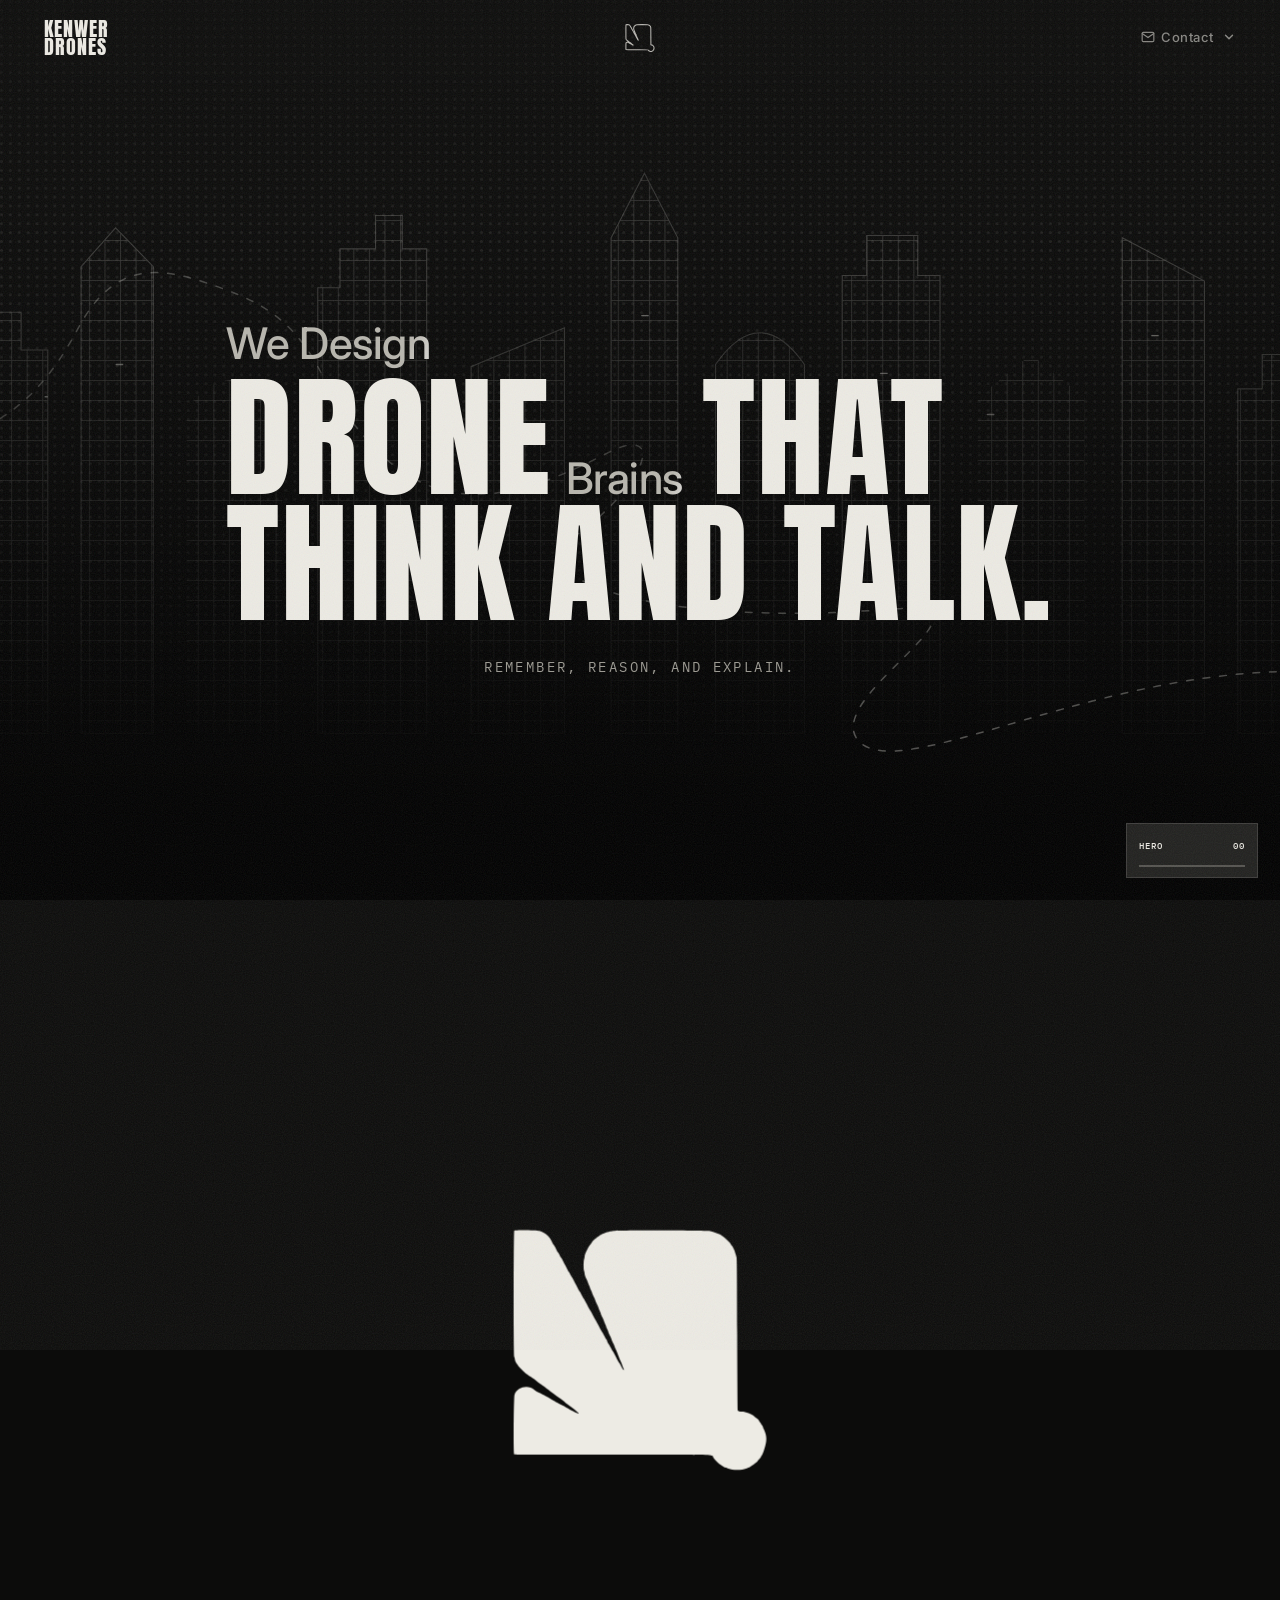
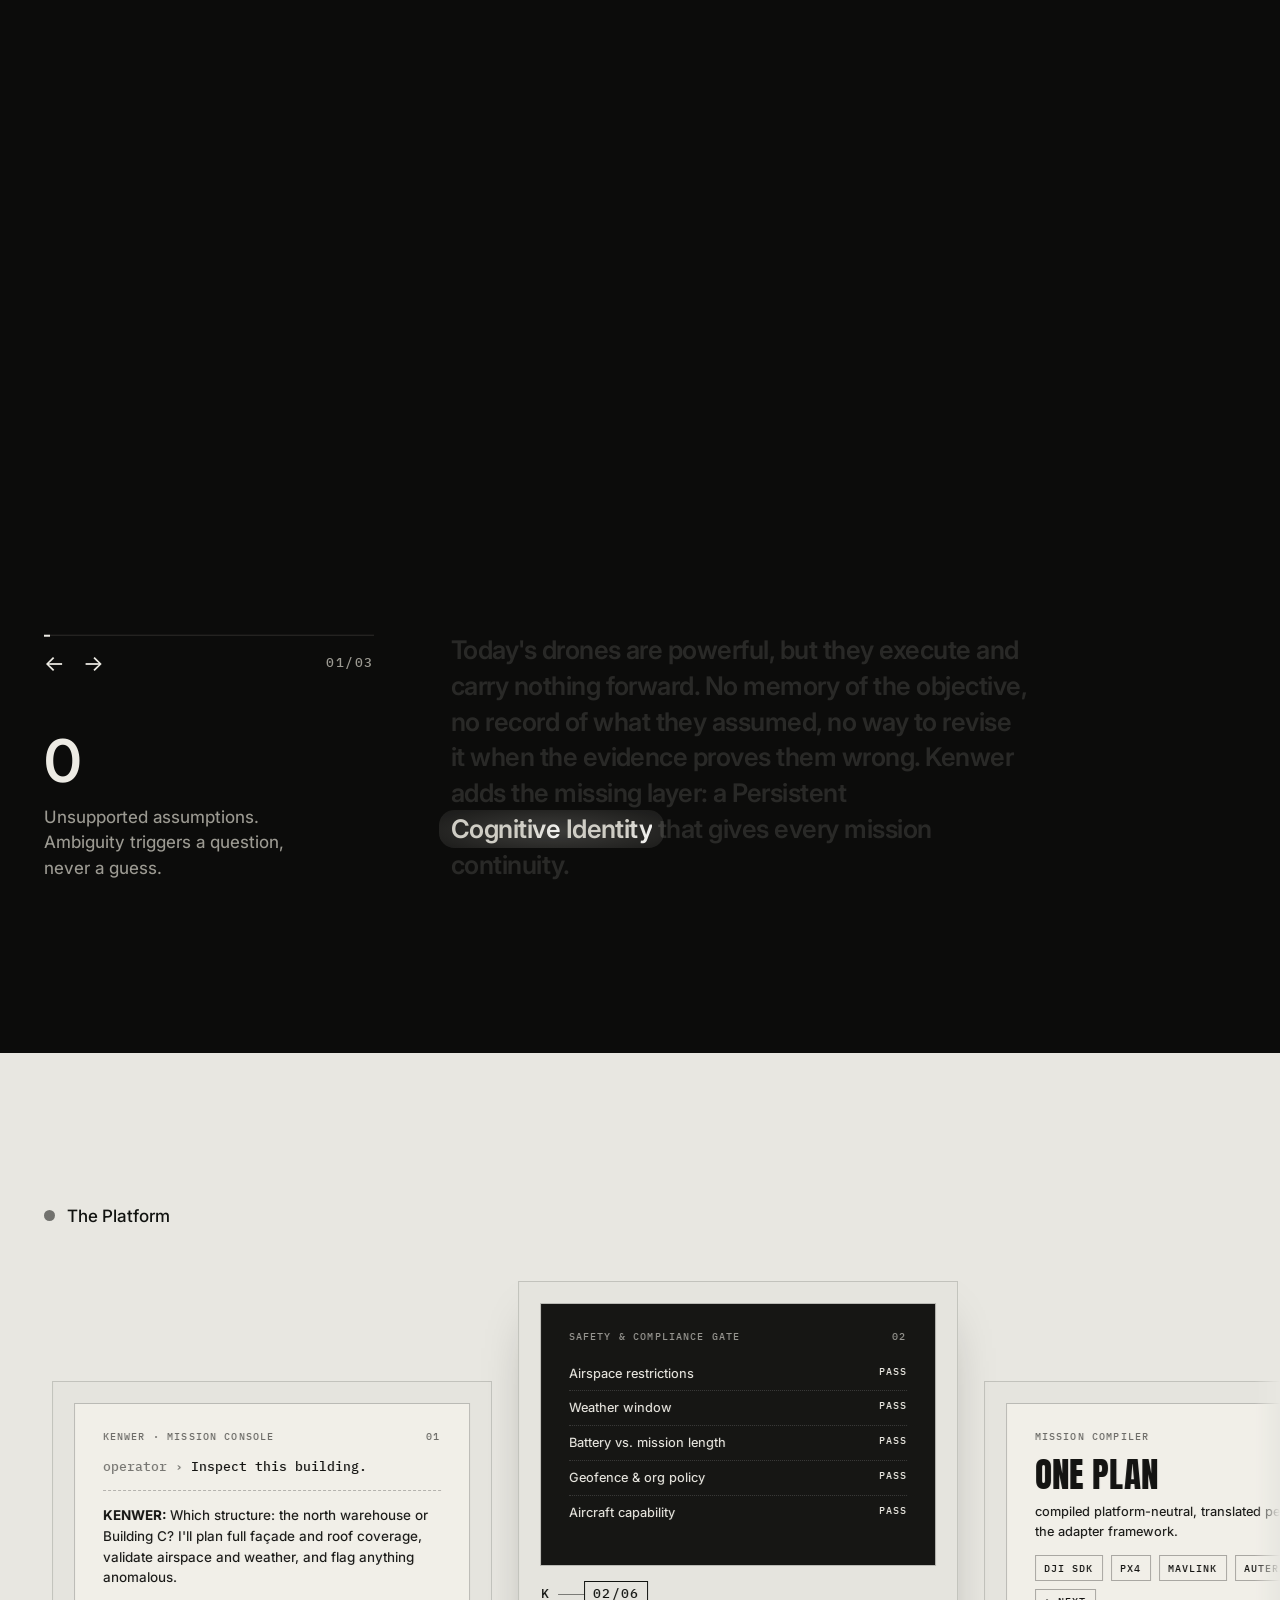
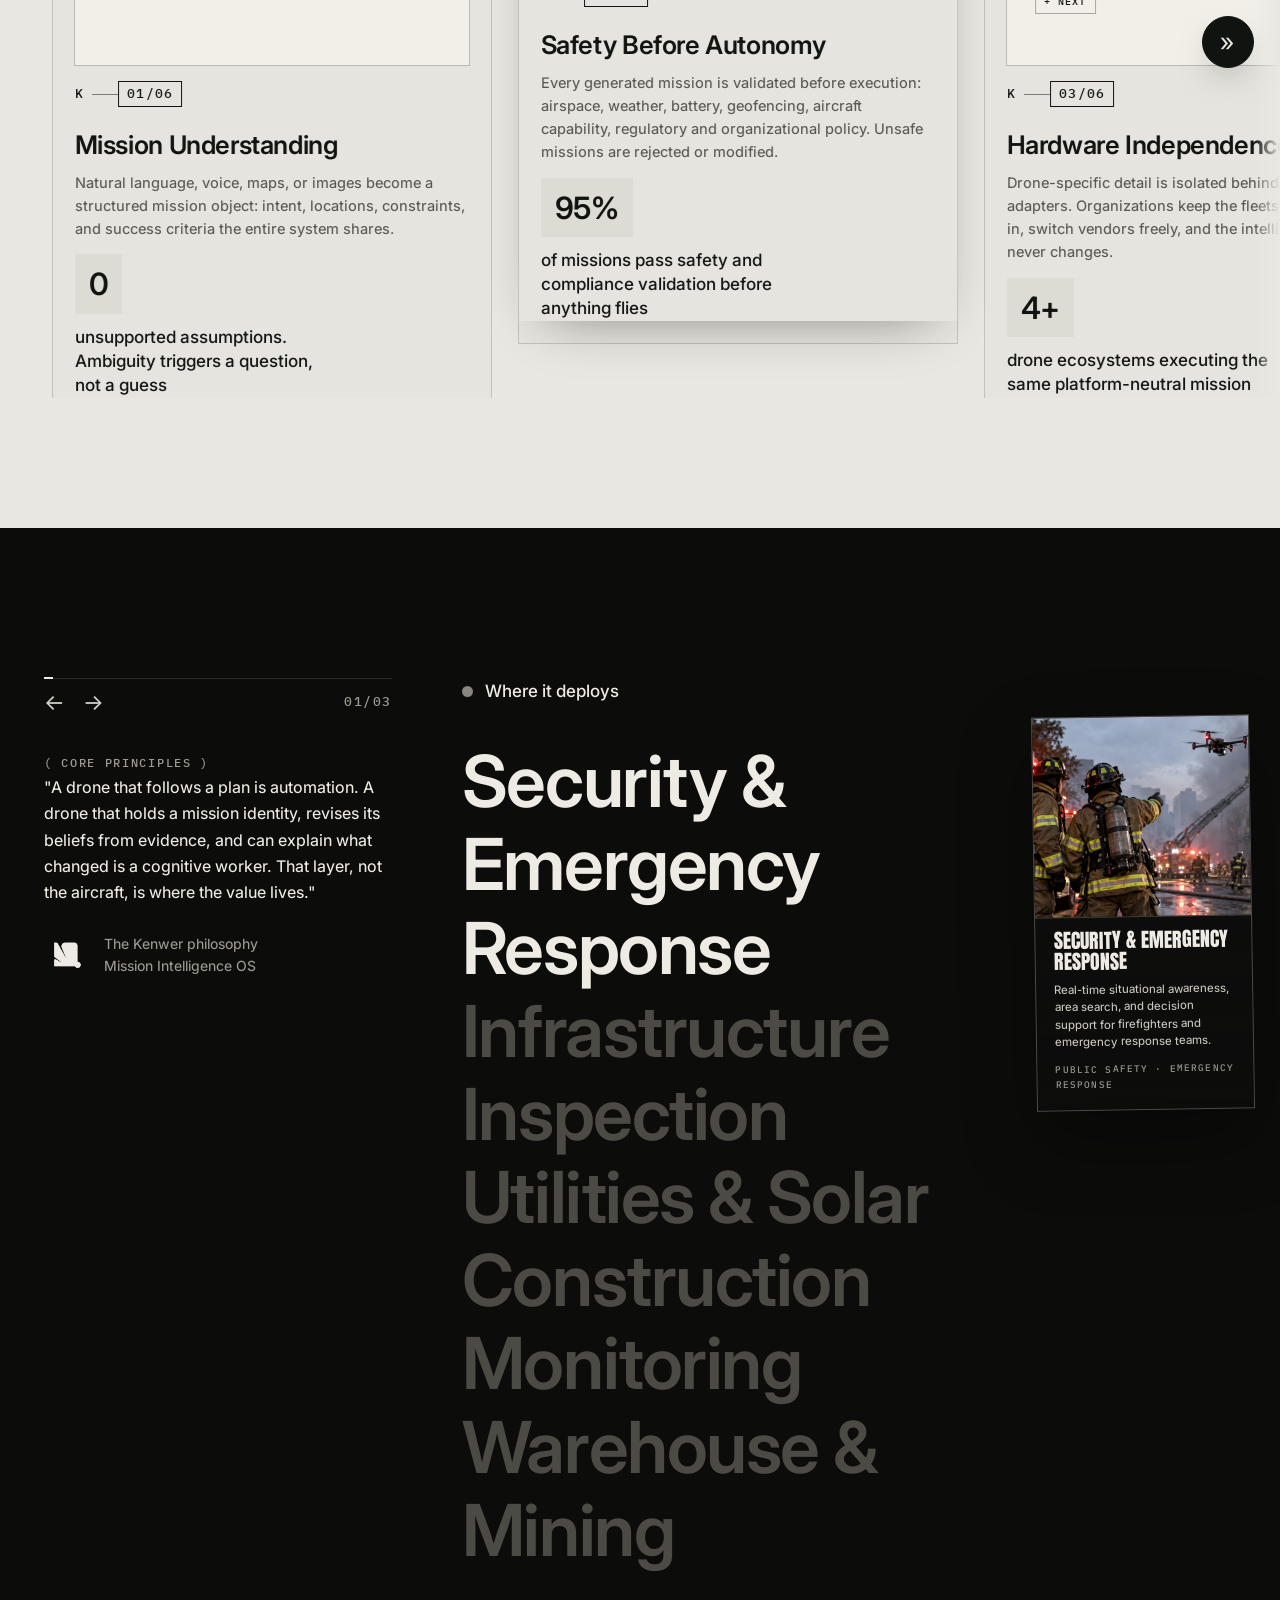
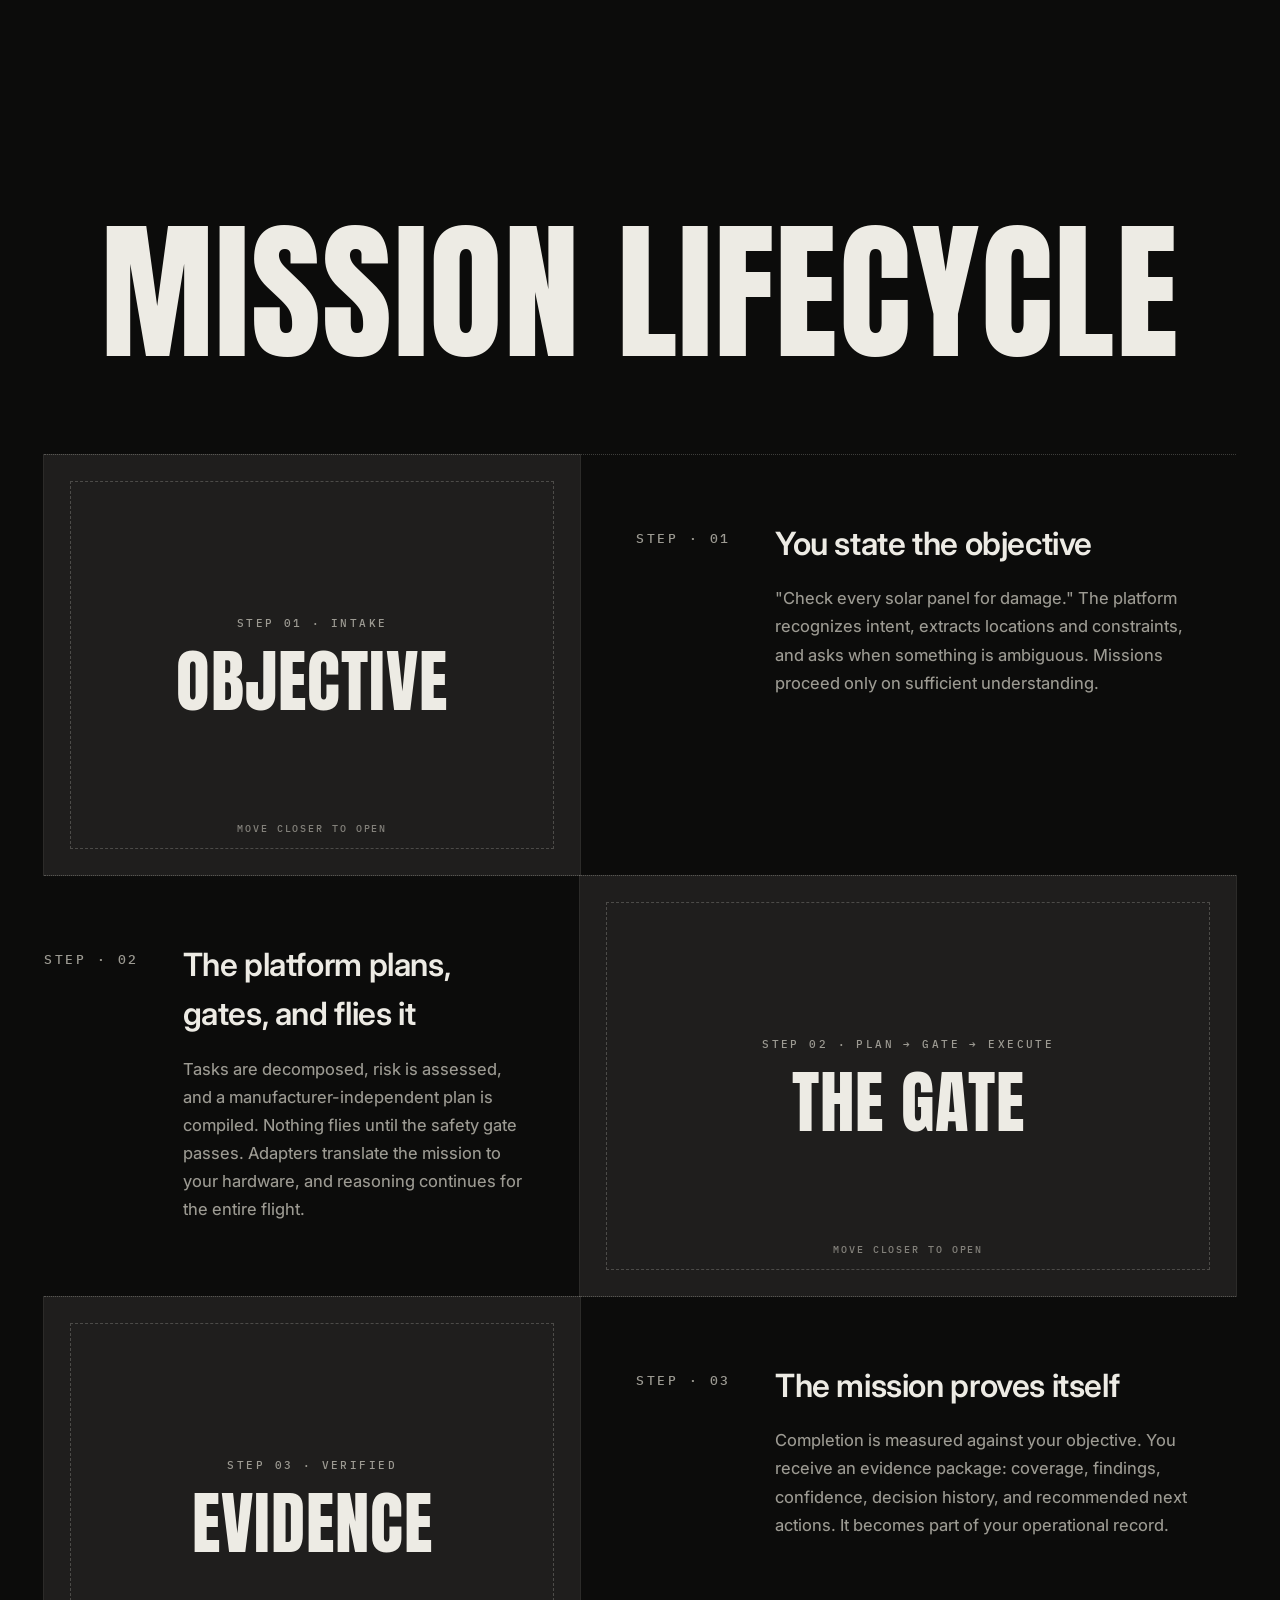
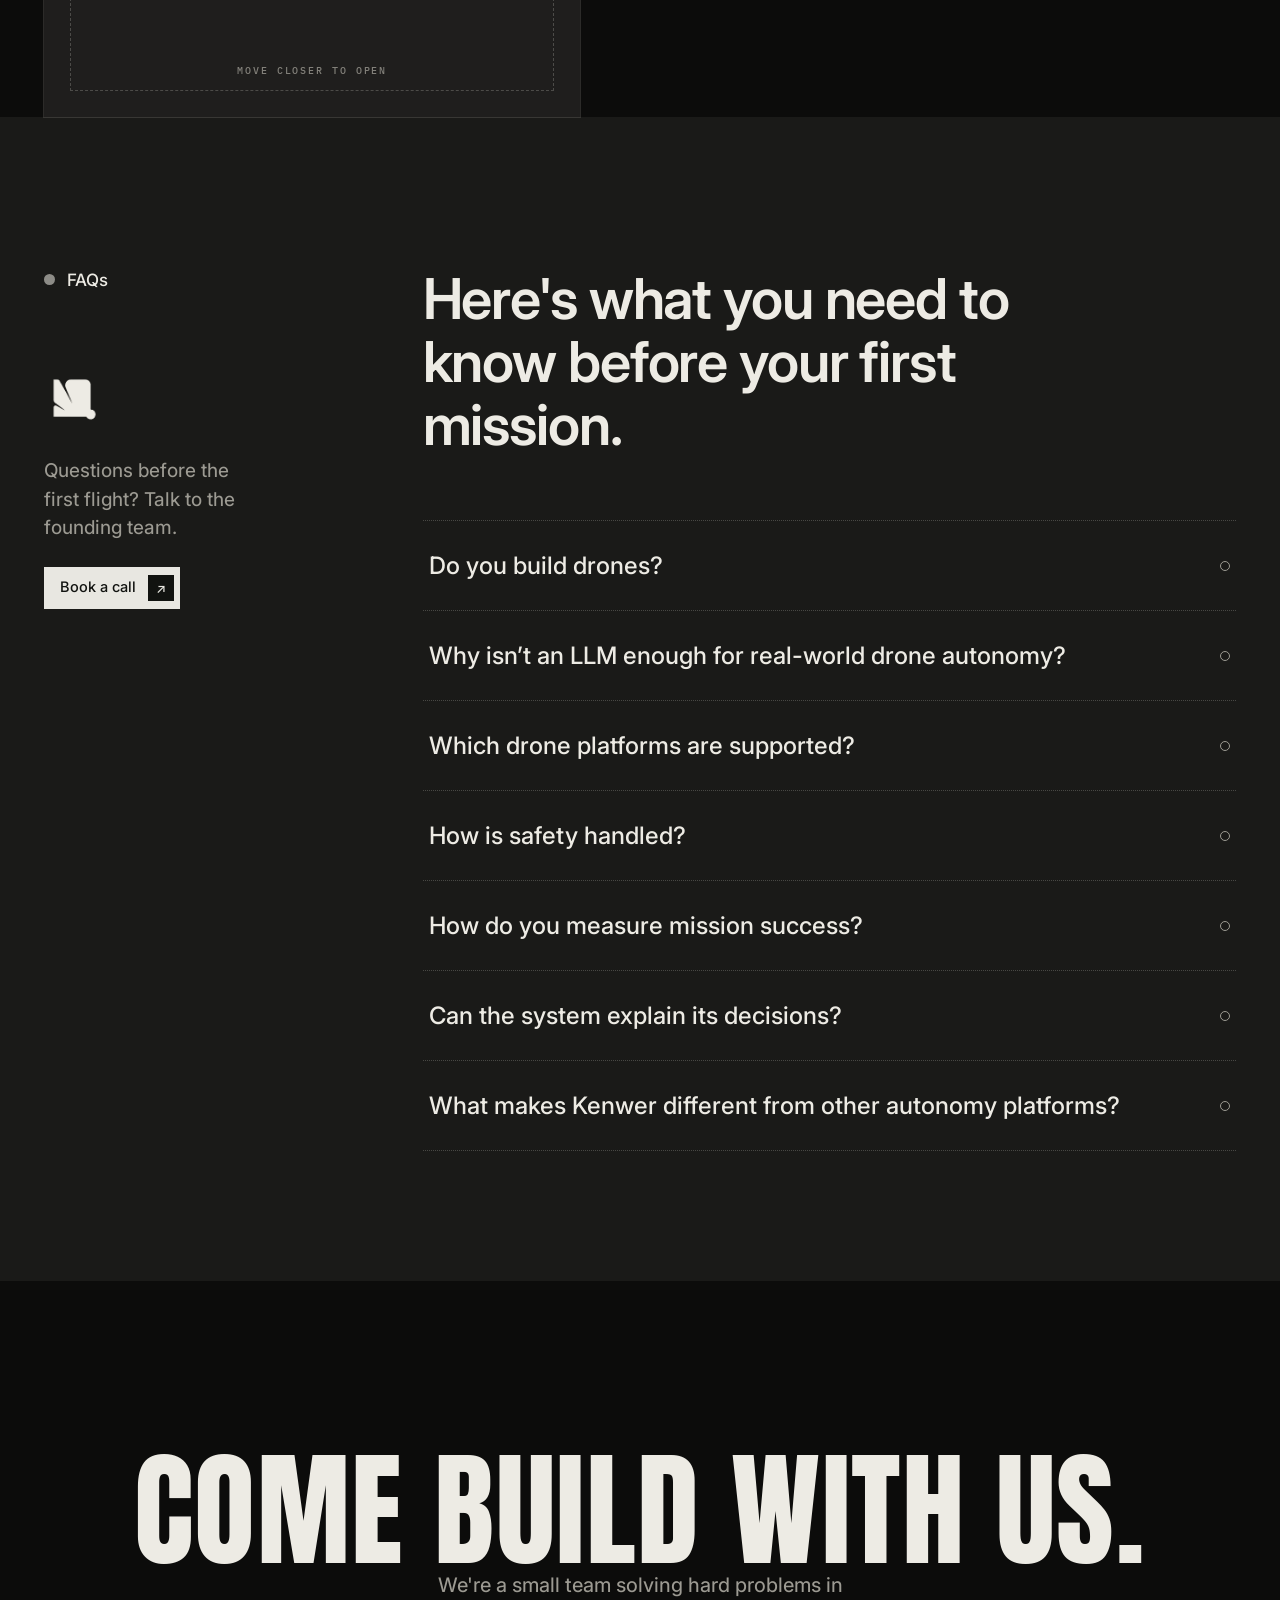
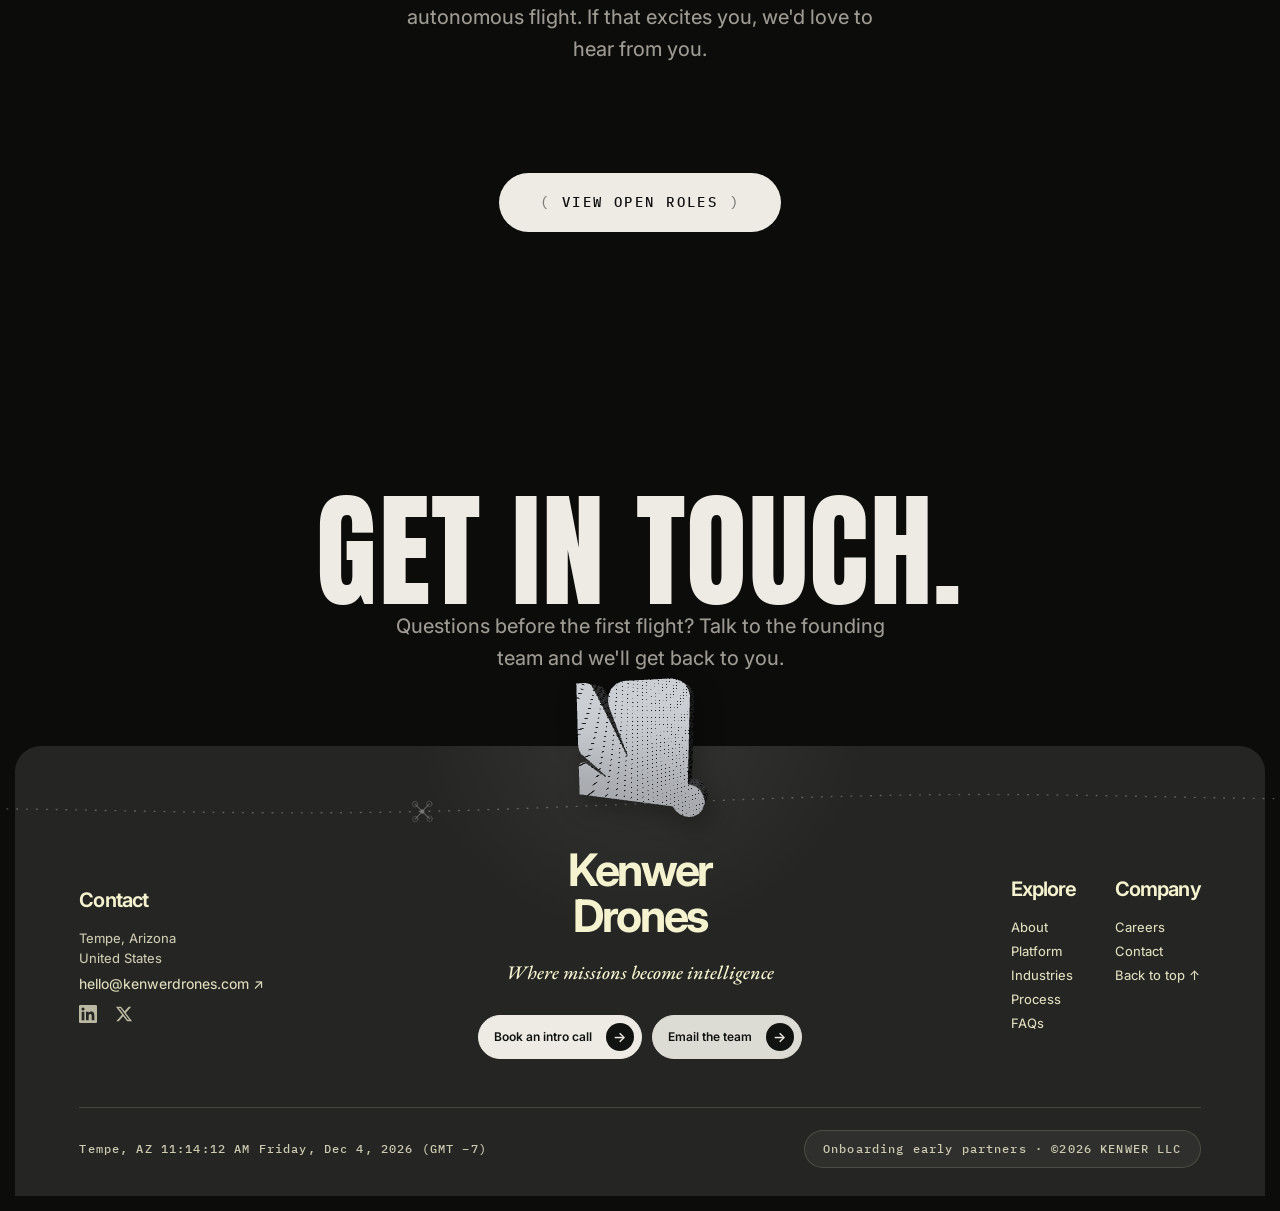
<file: index.html>
<!DOCTYPE html>
<html lang="en">
<head>
<meta charset="UTF-8">
<meta name="viewport" content="width=device-width, initial-scale=1.0">
<title>Kenwer Mission Intelligence for Autonomous Drones</title>
<link rel="canonical" href="https://www.kenwerdrones.com/">
<link rel="icon" href="/favicon.ico?v=kenwer-black-2" type="image/x-icon">
<link rel="alternate icon" href="/favicon.svg?v=kenwer-black-2" type="image/svg+xml">
<link rel="apple-touch-icon" href="/favicon.png?v=kenwer-black-2">
<meta property="og:type" content="website">
<meta property="og:url" content="https://www.kenwerdrones.com/">
<meta property="og:title" content="Kenwer Mission Intelligence for Autonomous Drones">
<meta property="og:description" content="Kenwer is the intelligence layer that lets existing drones understand human objectives, execute missions safely, and prove the work is done.">
<meta property="og:image" content="https://www.kenwerdrones.com/kenwer-noir.png">
<meta property="og:image:alt" content="Kenwer Drones logo">
<meta name="twitter:card" content="summary_large_image">
<meta name="twitter:title" content="Kenwer Mission Intelligence for Autonomous Drones">
<meta name="twitter:description" content="Kenwer is the intelligence layer that lets existing drones understand human objectives, execute missions safely, and prove the work is done.">
<meta name="twitter:image" content="https://www.kenwerdrones.com/kenwer-noir.png">
<script type="application/ld+json">
{
  "@context": "https://schema.org",
  "@type": "Organization",
  "name": "Kenwer",
  "legalName": "Kenwer LLC",
  "url": "https://www.kenwerdrones.com",
  "logo": "https://www.kenwerdrones.com/favicon.svg",
  "description": "Kenwer provides mission intelligence software and autonomous identity layers for commercial and industrial drone systems."
}
</script>
<meta name="description" content="Kenwer is the intelligence layer that lets existing drones understand human objectives, execute missions safely, and prove the work is done.">
<link rel="preconnect" href="https://fonts.googleapis.com">
<link rel="preconnect" href="https://fonts.gstatic.com" crossorigin>
<link rel="preconnect" href="https://app.cal.com">
<link rel="preconnect" href="https://cal.com">
<link href="https://fonts.googleapis.com/css2?family=Anton&family=EB+Garamond:wght@400;500;600&family=Inter:wght@400;450;500;600;700&family=IBM+Plex+Mono:wght@400;500&display=swap" rel="stylesheet">
<link rel="stylesheet" href="css/style.css?v=platform-bounce-1">
<link rel="stylesheet" href="css/footer-v1.css?v=flight-paths-quad-2">
<script type="text/javascript">
  (function (C, A, L) { let p = function (a, ar) { a.q.push(ar); }; let d = C.document; C.Cal = C.Cal || function () { let cal = C.Cal; let ar = arguments; if (!cal.loaded) { cal.ns = {}; cal.q = cal.q || []; d.head.appendChild(d.createElement("script")).src = A; cal.loaded = true; } if (ar[0] === L) { const api = function () { p(api, arguments); }; const namespace = ar[1]; api.q = api.q || []; if(typeof namespace === "string"){cal.ns[namespace] = cal.ns[namespace] || api;p(cal.ns[namespace], ar);p(cal, ["initNamespace", namespace]);} else p(cal, ar); return;} p(cal, ar); }; })(window, "https://app.cal.com/embed/embed.js", "init");
  // Load the booking service only when a visitor requests a call.
  window.initKenwerBooking = function () {
    if (window.kenwerBookingStarted) return;
    window.kenwerBookingStarted = true;
    Cal("init", "kenwer-intro-call", {origin:"https://cal.com"});
    Cal.ns["kenwer-intro-call"]("ui", {"styles":{"branding":{"brandColor":"#111310"}},"hideEventTypeDetails":false,"layout":"month_view"});
  };
</script>
<style>
  /* Hero dotted scene: code-built city, drone, and flight path */
  .hero::before{display:none}
  /* Fade the artwork, not the headline, progressively into black. */
  .hero::after{background:linear-gradient(180deg,rgba(0,0,0,0) 0%,rgba(0,0,0,.12) 25%,rgba(0,0,0,.42) 52%,rgba(0,0,0,.8) 78%,#000 100%)}
  /* Anchor the drone above the headline independently of SVG cropping. */
  .hero-drone-detail{position:absolute;top:clamp(96px,14vh,150px);left:20%;width:clamp(120px,13.6vw,200px);height:auto;z-index:0;pointer-events:none;opacity:.52}
  @media(max-width:700px){.hero-drone-detail{left:auto;right:6%;top:100px;width:120px}}
  .hero-dot-scene{position:absolute;inset:0;width:100%;height:100%;z-index:0;pointer-events:none}
  .hero-dot-scene .dot-field{opacity:.13}
  .hero-dot-scene .dot-city{opacity:.27}
  .hero-dot-scene .dot-drone{opacity:.52}
  .hero-dot-scene .flight-trace{fill:none;stroke:rgba(237,235,228,.32);stroke-width:1.35;stroke-linecap:round;stroke-dasharray:6 9;animation:heroFlightDash 1.2s linear infinite}
  @keyframes heroFlightDash{from{stroke-dashoffset:0}to{stroke-dashoffset:-15}}
  @media(prefers-reduced-motion:reduce){.hero-dot-scene .flight-trace{animation:none}}
  @media(max-width:700px){
    .hero-dot-scene{width:150%;left:-25%}
    .hero-dot-scene .dot-city{opacity:.21}
  }

  /* Only restore contrast in the lower faded region; leave the upper trace untouched. */
  .hero-flight-highlight{position:absolute;inset:0;width:100%;height:100%;z-index:2;pointer-events:none}
  .hero-flight-highlight > .flight-trace-highlight{fill:none;stroke:url(#heroFlightLowerBrightness);stroke-width:1.35;stroke-linecap:round;stroke-dasharray:6 9;animation:heroFlightDash 1.2s linear infinite}
  .hero-in{z-index:3}
  @media(max-width:700px){.hero-flight-highlight{width:150%;left:-25%}}
  @media(prefers-reduced-motion:reduce){.hero-flight-highlight > .flight-trace-highlight{animation:none}}

  .hero-grid-city{opacity:.3}.hero-grid-city>path:nth-of-type(4),.hero-grid-city>path:nth-of-type(10){stroke:none}
  .hero-window-sparks{fill:#F7F5EE;opacity:.62;filter:drop-shadow(0 0 1.5px rgba(247,245,238,.22))}
  .hero-window-sparks rect{animation:heroWindowSpark 5.6s ease-in-out infinite;transform-box:fill-box;transform-origin:center}
  .hero-window-sparks rect:nth-child(2){animation-delay:.9s}.hero-window-sparks rect:nth-child(3){animation-delay:2.1s}
  .hero-window-sparks rect:nth-child(4){animation-delay:1.4s}.hero-window-sparks rect:nth-child(5){animation-delay:3.2s}
  .hero-window-sparks rect:nth-child(6){animation-delay:2.6s}.hero-window-sparks rect:nth-child(7){animation-delay:4s}
  .hero-window-sparks rect:nth-child(8){animation-delay:1.9s}
  .hero-window-sparks rect:nth-child(9){animation-delay:2.8s}.hero-window-sparks rect:nth-child(10){animation-delay:4.4s}
  .hero-window-sparks rect:nth-child(11){animation-delay:1.6s}.hero-window-sparks rect:nth-child(12){animation-delay:3.7s}
  .hero-window-sparks rect:nth-child(13){animation-delay:5s}.hero-window-sparks rect:nth-child(14){animation-delay:2.3s}
  .hero-window-sparks rect:nth-child(15){animation-delay:4.8s}.hero-window-sparks rect:nth-child(16){animation-delay:1.1s}
  @keyframes heroWindowSpark{0%,72%,100%{opacity:.12;transform:scaleX(.72)}78%,86%{opacity:.62;transform:scaleX(1)}}
  @media(prefers-reduced-motion:reduce){.hero-window-sparks rect{animation:none;opacity:.36}}
  .hero-quad-moving{opacity:.65}
  .hero-rotor{animation:heroRotorSpin .7s linear infinite}
  .hero-quad-static{display:none}
  @keyframes heroRotorSpin{to{transform:rotate(360deg)}}
  @media(max-width:700px){.hero-grid-city{opacity:.25}}
  @media(prefers-reduced-motion:reduce){.hero-quad-moving{display:none}.hero-quad-static{display:block;opacity:.65}.hero-rotor{animation:none}}
</style>
</head>
<body>

<div class="grain" aria-hidden="true"></div>

<nav id="nav">
  <div class="wrap nav-in">
    <a class="brand" href="#top" aria-label="Kenwer Drones"><span>KENW<span class="o">E</span>R</span><span>Drones</span></a>
    <a class="nav-mark" id="navMark" href="#top" aria-label="Kenwer">
      <svg viewBox="0 0 200 200"><path d="M 6.4,11.2 C 5.9,11.7 5.9,104.0 6.5,105.2 C 6.7,105.8 6.9,106.5 6.9,106.9 C 6.9,107.8 7.6,109.4 8.5,110.4 C 9.0,110.9 9.3,111.5 9.3,111.6 C 9.3,112.0 14.0,116.7 15.7,117.9 C 16.3,118.4 17.9,119.4 19.1,120.2 C 20.4,121.1 21.8,122.1 22.4,122.6 C 23.3,123.3 23.8,123.7 26.4,125.6 C 26.9,125.9 27.8,126.6 28.5,127.1 C 29.7,128.1 31.4,129.4 32.8,130.4 C 33.3,130.7 34.2,131.4 34.8,131.9 C 37.5,134.0 38.6,134.8 41.0,136.4 C 42.4,137.4 43.8,138.5 44.2,138.9 C 44.5,139.3 45.9,140.3 47.1,141.1 C 48.4,141.9 50.1,143.2 50.9,143.9 C 51.7,144.7 52.8,145.6 53.3,146.0 C 54.3,146.8 54.6,147.3 54.0,147.3 C 53.6,147.3 47.6,144.3 46.7,143.6 C 46.2,143.3 44.1,142.1 41.9,141.0 C 39.8,139.9 37.8,138.8 37.5,138.7 C 37.3,138.4 36.0,137.7 34.7,137.0 C 33.4,136.3 32.2,135.6 31.9,135.4 C 31.7,135.2 29.4,134.0 26.7,132.6 C 24.1,131.3 21.8,130.1 21.6,129.8 C 16.8,125.5 8.6,127.4 6.6,133.3 C 6.0,135.4 5.7,176.9 6.4,177.6 C 6.6,177.8 23.2,177.9 79.0,177.9 C 160.0,177.9 153.4,177.7 154.6,180.1 C 155.7,182.4 162.0,187.5 163.8,187.5 C 164.0,187.5 164.9,187.9 165.8,188.3 C 168.5,189.5 176.2,189.5 178.8,188.3 C 179.8,187.9 180.7,187.5 180.9,187.5 C 181.5,187.5 187.5,183.1 187.5,182.7 C 187.5,182.5 188.0,181.8 188.7,181.1 C 189.4,180.4 189.9,179.7 189.9,179.6 C 189.9,179.4 190.2,178.9 190.5,178.5 C 190.9,178.1 191.8,176.0 192.5,173.7 C 194.6,167.6 194.5,164.2 192.2,159.1 C 191.8,158.3 191.5,157.5 191.5,157.3 C 191.5,157.1 191.2,156.5 190.7,155.9 C 190.3,155.4 189.9,154.8 189.9,154.6 C 189.9,154.4 189.6,154.1 189.3,153.8 C 189.0,153.5 188.6,152.9 188.4,152.4 C 188.2,151.9 187.6,151.2 186.9,150.8 C 186.3,150.4 185.4,149.8 185.0,149.4 C 183.1,147.7 178.6,145.9 175.9,145.9 C 174.1,145.9 173.0,145.6 172.7,144.9 C 172.6,144.7 172.4,119.2 172.3,88.2 C 172.2,42.6 172.1,31.8 171.8,30.8 C 170.7,27.1 170.4,26.1 169.7,24.7 C 169.3,23.9 168.7,22.8 168.3,22.4 C 167.9,21.9 167.5,21.4 167.5,21.2 C 167.5,20.7 163.1,16.3 161.4,15.3 C 159.1,13.7 157.9,13.2 151.5,11.4 C 149.6,10.8 81.7,10.7 80.3,11.3 C 79.8,11.5 78.9,11.7 78.4,11.7 C 76.8,11.7 72.1,13.4 70.3,14.6 C 69.5,15.3 68.2,16.1 67.6,16.6 C 65.8,17.9 64.4,19.2 64.4,19.6 C 64.4,19.8 63.9,20.5 63.3,21.2 C 61.7,22.9 58.8,28.8 58.8,30.3 C 58.8,30.9 58.6,31.8 58.4,32.4 C 57.9,33.7 57.9,40.0 58.4,41.3 C 58.6,41.8 58.8,42.7 58.8,43.4 C 58.8,44.1 59.2,45.2 60.0,46.9 C 60.7,48.3 61.2,49.5 61.2,49.7 C 61.2,49.9 61.6,50.8 62.0,51.7 C 62.5,52.7 62.8,53.6 62.8,53.7 C 62.8,53.9 63.2,54.8 63.6,55.7 C 64.1,56.7 64.4,57.6 64.4,57.7 C 64.4,57.9 65.0,59.1 65.6,60.5 C 66.3,61.9 66.8,63.1 66.8,63.3 C 66.8,63.5 67.4,64.7 68.0,66.1 C 68.7,67.5 69.2,68.7 69.2,68.9 C 69.2,69.0 69.6,69.9 70.0,70.9 C 70.5,71.8 70.8,72.7 70.8,72.9 C 70.8,73.1 71.3,74.3 72.0,75.7 C 72.7,77.1 73.2,78.3 73.2,78.5 C 73.2,78.6 73.6,79.5 74.0,80.5 C 74.5,81.4 74.8,82.3 74.8,82.5 C 74.8,82.6 75.2,83.5 75.6,84.5 C 76.1,85.4 76.4,86.3 76.4,86.5 C 76.4,86.7 76.9,87.9 77.6,89.3 C 78.3,90.6 78.8,91.9 78.8,92.1 C 78.8,92.2 79.3,93.5 80.0,94.9 C 80.7,96.2 81.2,97.5 81.2,97.7 C 81.2,97.8 81.7,99.1 82.4,100.4 C 83.0,101.8 83.7,103.6 84.0,104.5 C 84.3,105.4 85.0,107.2 85.7,108.6 C 86.3,109.9 86.8,111.2 86.8,111.5 C 86.8,111.7 87.1,112.4 87.5,113.2 C 88.2,114.7 88.3,114.8 87.7,114.8 C 87.5,114.8 86.9,113.8 86.2,112.5 C 85.6,111.3 84.9,110.0 84.5,109.6 C 84.2,109.2 83.0,107.2 82.0,105.0 C 80.9,102.9 79.9,101.0 79.7,100.9 C 79.5,100.7 78.8,99.4 78.1,98.1 C 77.4,96.7 76.7,95.4 76.4,95.2 C 76.1,94.9 75.8,94.2 75.6,93.6 C 75.5,93.0 75.2,92.3 74.9,92.1 C 74.7,91.9 74.0,90.6 73.3,89.3 C 72.7,87.9 71.9,86.7 71.7,86.5 C 71.5,86.3 70.4,84.3 69.3,82.1 C 68.2,79.9 67.1,77.9 66.9,77.7 C 66.7,77.5 65.8,75.9 64.9,74.1 C 64.0,72.3 63.1,70.7 62.9,70.5 C 62.7,70.3 61.6,68.3 60.5,66.1 C 59.4,63.9 58.3,61.9 58.1,61.7 C 57.9,61.5 57.2,60.3 56.5,58.9 C 55.9,57.6 55.2,56.3 54.9,56.1 C 54.7,56.0 53.5,53.6 52.1,50.9 C 50.8,48.2 49.5,45.9 49.3,45.7 C 49.1,45.5 48.6,44.6 48.1,43.7 C 47.7,42.8 47.2,41.9 47.0,41.8 C 46.7,41.6 45.5,39.2 44.1,36.5 C 42.8,33.8 41.5,31.5 41.3,31.3 C 41.1,31.1 40.6,30.3 40.2,29.3 C 39.7,28.4 39.2,27.5 39.0,27.3 C 38.7,27.2 38.0,25.9 37.4,24.5 C 36.7,23.2 36.0,21.9 35.8,21.8 C 35.5,21.6 34.8,20.3 34.2,19.0 C 32.3,15.1 29.7,13.0 25.1,11.4 C 23.1,10.7 7.0,10.5 6.4,11.2"/></svg>
    </a>
    <div class="nav-right">
      <div class="contact-drop" id="contactDrop">
        <button class="contact-nav-link" id="contactToggle" aria-expanded="false" aria-haspopup="true"><svg xmlns="http://www.w3.org/2000/svg" viewBox="0 0 24 24" fill="none" stroke="currentColor" stroke-width="2" stroke-linecap="round" stroke-linejoin="round"><path d="M4 4h16c1.1 0 2 .9 2 2v12c0 1.1-.9 2-2 2H4c-1.1 0-2-.9-2-2V6c0-1.1.9-2 2-2z"/><polyline points="22,6 12,13 2,6"/></svg>Contact<svg class="contact-chevron" xmlns="http://www.w3.org/2000/svg" width="10" height="10" viewBox="0 0 24 24" fill="none" stroke="currentColor" stroke-width="2.5" stroke-linecap="round" stroke-linejoin="round"><polyline points="6 9 12 15 18 9"/></svg></button>
        <div class="contact-menu" id="contactMenu" aria-hidden="true">
          <a href="https://www.linkedin.com/company/kenwer-drones/" target="_blank" rel="noopener"><svg xmlns="http://www.w3.org/2000/svg" width="16" height="16" viewBox="0 0 24 24" fill="currentColor"><path d="M20.447 20.452h-3.554v-5.569c0-1.328-.027-3.037-1.852-3.037-1.853 0-2.136 1.445-2.136 2.939v5.667H9.351V9h3.414v1.561h.046c.477-.9 1.637-1.85 3.37-1.85 3.601 0 4.267 2.37 4.267 5.455v6.286zM5.337 7.433a2.062 2.062 0 01-2.063-2.065 2.064 2.064 0 112.063 2.065zm1.782 13.019H3.555V9h3.564v11.452zM22.225 0H1.771C.792 0 0 .774 0 1.729v20.542C0 23.227.792 24 1.771 24h20.451C23.2 24 24 23.227 24 22.271V1.729C24 .774 23.2 0 22.222 0h.003z"/></svg>LinkedIn</a>
          <a href="https://x.com/KenwerDrones" target="_blank" rel="noopener"><svg xmlns="http://www.w3.org/2000/svg" width="16" height="16" viewBox="0 0 24 24" fill="currentColor"><path d="M18.244 2.25h3.308l-7.227 8.26 8.502 11.24H16.17l-5.214-6.817L4.99 21.75H1.68l7.73-8.835L1.254 2.25H8.08l4.713 6.231zm-1.161 17.52h1.833L7.084 4.126H5.117z"/></svg>X</a>
          <a href="mailto:hello@kenwerdrones.com"><svg xmlns="http://www.w3.org/2000/svg" width="16" height="16" viewBox="0 0 24 24" fill="none" stroke="currentColor" stroke-width="2" stroke-linecap="round" stroke-linejoin="round"><path d="M4 4h16c1.1 0 2 .9 2 2v12c0 1.1-.9 2-2 2H4c-1.1 0-2-.9-2-2V6c0-1.1.9-2 2-2z"/><polyline points="22,6 12,13 2,6"/></svg>Email us</a>
        </div>
      </div>
    </div>
  </div>
</nav>

<!-- ================= HERO ================= -->
<header class="hero sec-dark" id="top">
  <svg class="hero-dot-scene" viewBox="0 0 1440 810" preserveAspectRatio="xMidYMid slice" aria-hidden="true">
    <defs>
      <pattern id="heroBuildingGrid" width="14" height="18" patternUnits="userSpaceOnUse">
        <path d="M0 .5H14M.5 0V18" fill="none" stroke="#F7F5EE" stroke-opacity=".92" stroke-width=".72"/>
      </pattern>
      <pattern id="heroSceneDots" width="8" height="8" patternUnits="userSpaceOnUse">
        <circle cx="1.35" cy="1.35" r="1.35" fill="#EDEBE4"/>
      </pattern>
      <linearGradient id="heroSceneFade" x1="0" y1="0" x2="0" y2="1">
        <stop offset="0" stop-color="white" stop-opacity=".18"/>
        <stop offset=".28" stop-color="white" stop-opacity=".82"/>
        <stop offset=".72" stop-color="white" stop-opacity=".62"/>
        <stop offset="1" stop-color="white" stop-opacity="0"/>
      </linearGradient>
      <mask id="heroSceneMask">
        <rect width="1440" height="810" fill="url(#heroSceneFade)"/>
      </mask>
      <clipPath id="heroBuildingClip">
        <path d="M-20 660V382L34 343 85 382V660Z"/>
        <path d="M100 660V315H122V281H163V315H187V660Z"/>
        <path d="M217 660V240L248 205 282 240V660Z"/>
        <path d="M312 660V367Q355 316 398 367V660Z"/>
        <path d="M430 660V259H450V224H482V194H506V224H528V660Z"/>
        <path d="M568 660V330L652 295V660Z"/>
        <path d="M694 660V214L724 156 754 214V660Z"/>
        <path d="M788 660V328Q828 271 868 328V660Z"/>
        <path d="M902 660V248H924V212H970V248H990V660Z"/>
        <path d="M1024 660V358L1072 319 1120 358V660Z"/>
        <path d="M1154 660V214L1228 253V660Z"/>
        <path d="M1258 660V350H1280V319H1320V350H1340V660Z"/>
        <path d="M1370 660V298L1422 254 1470 298V660Z"/>
      </clipPath>
    </defs>

    <rect class="dot-field" width="1440" height="680" fill="url(#heroSceneDots)" mask="url(#heroSceneMask)"/>

    <g class="hero-grid-city" mask="url(#heroSceneMask)" fill="url(#heroBuildingGrid)" stroke="#EDEBE4" stroke-width="1">
      <path style="fill:url(#heroBuildingGrid)" d="M-20 660V382L34 343 85 382V660Z"/>
      <path style="fill:url(#heroBuildingGrid)" d="M100 660V315H122V281H163V315H187V660Z"/>
      <path style="fill:url(#heroBuildingGrid)" d="M217 660V240L248 205 282 240V660Z"/>
      <path style="fill:url(#heroBuildingGrid)" d="M312 660V367Q355 316 398 367V660Z"/>
      <path style="fill:url(#heroBuildingGrid)" d="M430 660V259H450V224H482V194H506V224H528V660Z"/>
      <path style="fill:url(#heroBuildingGrid)" d="M568 660V330L652 295V660Z"/>
      <path style="fill:url(#heroBuildingGrid)" d="M694 660V214L724 156 754 214V660Z"/>
      <path style="fill:url(#heroBuildingGrid)" d="M788 660V328Q828 271 868 328V660Z"/>
      <path style="fill:url(#heroBuildingGrid)" d="M902 660V248H924V212H970V248H990V660Z"/>
      <path style="fill:url(#heroBuildingGrid)" d="M1024 660V358L1072 319 1120 358V660Z"/>
      <path style="fill:url(#heroBuildingGrid)" d="M1154 660V214L1228 253V660Z"/>
      <path style="fill:url(#heroBuildingGrid)" d="M1258 660V350H1280V319H1320V350H1340V660Z"/>
      <path style="fill:url(#heroBuildingGrid)" d="M1370 660V298L1422 254 1470 298V660Z"/>
    </g>
    <g class="hero-window-sparks" mask="url(#heroSceneMask)" clip-path="url(#heroBuildingClip)">
      <rect x="132" y="391.4" width="7" height="1.3" rx=".65"/><rect x="248" y="327.4" width="7" height="1.3" rx=".65"/>
      <rect x="463" y="311.4" width="7" height="1.3" rx=".65"/><rect x="721" y="283.4" width="7" height="1.3" rx=".65"/>
      <rect x="936" y="335.4" width="7" height="1.3" rx=".65"/><rect x="1180" y="301.4" width="7" height="1.3" rx=".65"/>
      <rect x="1296" y="407.4" width="7" height="1.3" rx=".65"/><rect x="1404" y="361.4" width="7" height="1.3" rx=".65"/>
      <rect x="62" y="438.4" width="7" height="1.3" rx=".65"/><rect x="184" y="356.4" width="7" height="1.3" rx=".65"/>
      <rect x="352" y="389.4" width="7" height="1.3" rx=".65"/><rect x="574" y="350.4" width="7" height="1.3" rx=".65"/>
      <rect x="842" y="402.4" width="7" height="1.3" rx=".65"/><rect x="1032" y="372.4" width="7" height="1.3" rx=".65"/>
      <rect x="1240" y="445.4" width="7" height="1.3" rx=".65"/><rect x="1360" y="418.4" width="7" height="1.3" rx=".65"/>
    </g>



    <path class="flight-trace" d="M-30 410 C110 412 168 382 214 296 C244 240 280 238 328 254 C370 268 404 282 430 330 C500 460 572 470 690 408 C746 379 726 438 658 485 C610 518 730 566 948 548 C1055 540 884 626 916 666 C958 716 1196 558 1422 618"/>
  </svg>
  <svg class="hero-flight-highlight" viewBox="0 0 1440 810" preserveAspectRatio="xMidYMid slice" aria-hidden="true">
    <defs>
      <linearGradient id="heroFlightLowerBrightness" gradientUnits="userSpaceOnUse" x1="0" y1="0" x2="0" y2="810">
        <stop offset="0" stop-color="#EDEBE4" stop-opacity="0"/>
        <stop offset=".48" stop-color="#EDEBE4" stop-opacity="0"/>
        <stop offset=".65" stop-color="#EDEBE4" stop-opacity=".14"/>
        <stop offset=".8" stop-color="#EDEBE4" stop-opacity=".28"/>
        <stop offset="1" stop-color="#EDEBE4" stop-opacity=".34"/>
      </linearGradient>
    </defs>
    <path id="heroExistingFlightRoute" class="flight-trace-highlight" d="M-30 410 C110 412 168 382 214 296 C244 240 280 238 328 254 C370 268 404 282 430 330 C500 460 572 470 690 408 C746 379 726 438 658 485 C610 518 730 566 948 548 C1055 540 884 626 916 666 C958 716 1196 558 1422 618"/>
      <g class="hero-quad-moving">
      <g fill="#EDEBE4" stroke="#EDEBE4" stroke-width="1.3" stroke-linecap="round">
        <path d="M-12-12L12 12M12-12L-12 12" fill="none"/>
        <g transform="translate(-12 -12)"><circle r="5.5" fill="none"/><g class="hero-rotor"><path d="M-4 0H4M0-4V4"/></g></g><g transform="translate(12 -12)"><circle r="5.5" fill="none"/><g class="hero-rotor"><path d="M-4 0H4M0-4V4"/></g></g><g transform="translate(-12 12)"><circle r="5.5" fill="none"/><g class="hero-rotor"><path d="M-4 0H4M0-4V4"/></g></g><g transform="translate(12 12)"><circle r="5.5" fill="none"/><g class="hero-rotor"><path d="M-4 0H4M0-4V4"/></g></g>
        <rect x="-4" y="-5" width="8" height="10" rx="2"/>
      </g>
    </g>
    <g class="hero-quad-static" transform="translate(430 330)" fill="none" stroke="#EDEBE4" stroke-width="1.3">
      <path d="M-12-12L12 12M12-12L-12 12"/>
      <circle cx="-12" cy="-12" r="5.5"/><circle cx="12" cy="-12" r="5.5"/><circle cx="-12" cy="12" r="5.5"/><circle cx="12" cy="12" r="5.5"/><rect x="-4" y="-5" width="8" height="10" rx="2"/>
    </g>
  </svg>
  
  <!-- ============ hero background: a piece of the brain, modified and installed into the drone ============ -->
  <svg class="hbrain" viewBox="0 0 1440 810" preserveAspectRatio="xMidYMid slice" aria-hidden="true" fill="none">
    <!-- GIANT brain: fills the left of the hero -->
    <g class="hb-g">
      <path class="hb-line giant" d="M420 700
        c-90 0 -160 -46 -180 -114 c-62 -8 -104 -54 -104 -112 c0 -28 10 -54 28 -74
        c-34 -28 -52 -66 -52 -106 c0 -55 34 -101 82 -121 c-6 -16 -9 -33 -9 -50
        c0 -74 62 -134 140 -141 c14 -60 68 -104 135 -104 c28 0 54 8 76 21
        c27 -40 74 -65 126 -65 c68 0 126 44 146 105 c68 4 122 58 122 125
        c0 19 -4 37 -12 53 c46 24 77 71 77 124 c0 47 -24 88 -61 112
        c10 20 16 42 16 65 c0 68 -54 123 -122 129 c-14 58 -66 100 -129 100 z"/>
      <path class="hb-line giant dim" d="M330 520 c48 -20 76 -62 82 -110
        M460 640 c8 -48 40 -84 88 -96 M660 628 c-20 -42 -14 -90 14 -124
        M750 430 c-40 -14 -68 -48 -76 -92 M560 320 c34 28 82 36 124 18
        M390 300 c14 42 8 90 -24 122 M600 520 c30 10 52 34 60 64"/>
      <circle class="hb-syn s1" cx="360" cy="420" r="5"/>
      <circle class="hb-syn s2" cx="520" cy="560" r="5"/>
      <circle class="hb-syn s3" cx="680" cy="380" r="5"/>
      <circle class="hb-syn s4" cx="440" cy="250" r="4"/>
      <circle class="hb-syn s5" cx="600" cy="200" r="4"/>
      <text x="150" y="768" class="hb-label">01 · THE BRAIN</text>
    </g>

    <!-- the socket: the piece of the brain that gets modified stays outlined when its module departs -->
    <path class="hb-socket" d="M560 296 c0 -12 10 -22 22 -22 h52 c12 0 22 10 22 22 v52 c0 12 -10 22 -22 22 h-52 c-12 0 -22 -10 -22 -22 z"/>

    <!-- guide path: brain → drone -->
    <path id="hbPath" class="hb-uplink" d="M608 322 C 780 240, 950 210, 1118 246"/>
    <text class="hb-label mid"><textPath href="#hbPath" startOffset="42%">K-CORE MODULE →</textPath></text>
    <text x="1052" y="380" class="hb-label">02 · INSTALLED</text>

    <!-- the module: a brain segment re-engineered into an installable core -->
    <g class="hb-module">
      <animateMotion dur="7s" repeatCount="indefinite" keyPoints="0;0;1;1" keyTimes="0;.2;.6;1" calcMode="linear"><mpath href="#hbPath"/></animateMotion>
      <animate attributeName="opacity" values="0;1;1;1;0;0;0" keyTimes="0;.06;.2;.6;.66;.9;1" dur="7s" repeatCount="indefinite"/>
      <g class="hb-mod-inner">
        <rect x="-34" y="-34" width="68" height="68" rx="16" class="hb-line mod"/>
        <path class="hb-line mod fold" d="M-18 -8 c8 -12 22 -12 30 0 c8 12 -2 20 -12 16 M-16 12 c10 8 24 6 30 -4"/>
        <line class="hb-line mod pin" x1="-14" y1="34" x2="-14" y2="46"/>
        <line class="hb-line mod pin" x1="0" y1="34" x2="0" y2="46"/>
        <line class="hb-line mod pin" x1="14" y1="34" x2="14" y2="46"/>
      </g>
    </g>

    <!-- docking burst at the drone, synced to the install moment -->
    <g class="hb-dock">
      <circle cx="1118" cy="246" r="8" class="hb-ringburst">
        <animate attributeName="r" values="8;8;56;8" keyTimes="0;.6;.76;.761" dur="7s" repeatCount="indefinite"/>
        <animate attributeName="opacity" values="0;0;.8;0;0" keyTimes="0;.6;.64;.76;1" dur="7s" repeatCount="indefinite"/>
      </circle>
      <circle cx="1118" cy="246" r="8" class="hb-ringburst">
        <animate attributeName="r" values="8;8;40;8" keyTimes="0;.64;.8;.801" dur="7s" repeatCount="indefinite"/>
        <animate attributeName="opacity" values="0;0;.6;0;0" keyTimes="0;.64;.68;.8;1" dur="7s" repeatCount="indefinite"/>
      </circle>
    </g>
  </svg>


  <!-- ============ hero drone: blueprint quadcopter, hovering + thinking ============ -->
  <div class="hdrone" aria-hidden="true">
    <div class="hd-bob">
      <svg viewBox="0 0 460 400" fill="none">
        <!-- pulse rings: the brain, thinking -->
        <g class="hd-rings">
          <circle class="ring r1" cx="230" cy="200" r="16"/>
          <circle class="ring r2" cx="230" cy="200" r="16"/>
          <circle class="ring r3" cx="230" cy="200" r="16"/>
        </g>
        <!-- arms -->
        <g class="hd-line">
          <line x1="196" y1="172" x2="120" y2="104"/>
          <line x1="264" y1="172" x2="340" y2="104"/>
          <line x1="196" y1="228" x2="120" y2="296"/>
          <line x1="264" y1="228" x2="340" y2="296"/>
        </g>
        <!-- rotors: hub + spinning blades + shimmer disc -->
        <g class="rotor" style="--hx:120px;--hy:104px">
          <circle class="hd-line disc" cx="120" cy="104" r="52"/>
          <g class="blades"><line x1="74" y1="104" x2="166" y2="104"/><line x1="120" y1="58" x2="120" y2="150"/></g>
          <circle class="hd-fill" cx="120" cy="104" r="6"/>
        </g>
        <g class="rotor" style="--hx:340px;--hy:104px">
          <circle class="hd-line disc" cx="340" cy="104" r="52"/>
          <g class="blades"><line x1="294" y1="104" x2="386" y2="104"/><line x1="340" y1="58" x2="340" y2="150"/></g>
          <circle class="hd-fill" cx="340" cy="104" r="6"/>
        </g>
        <g class="rotor" style="--hx:120px;--hy:296px">
          <circle class="hd-line disc" cx="120" cy="296" r="52"/>
          <g class="blades"><line x1="74" y1="296" x2="166" y2="296"/><line x1="120" y1="250" x2="120" y2="342"/></g>
          <circle class="hd-fill" cx="120" cy="296" r="6"/>
        </g>
        <g class="rotor" style="--hx:340px;--hy:296px">
          <circle class="hd-line disc" cx="340" cy="296" r="52"/>
          <g class="blades"><line x1="294" y1="296" x2="386" y2="296"/><line x1="340" y1="250" x2="340" y2="342"/></g>
          <circle class="hd-fill" cx="340" cy="296" r="6"/>
        </g>
        <!-- body -->
        <g class="hd-line">
          <rect x="192" y="168" width="76" height="64" rx="14"/>
          <path d="M222 168 L230 156 L238 168"/>                     <!-- heading -->
          <rect x="216" y="232" width="28" height="10" rx="3"/>      <!-- gimbal -->
        </g>
        <!-- the core / brain -->
        <circle class="hd-core" cx="230" cy="200" r="9"/>
        <!-- callout to the core -->
        <g class="hd-callout">
          <path class="hd-line co" d="M239 191 L292 138 L352 138"/>
          <circle class="hd-dot" cx="356" cy="138" r="2.6"/>
          <text x="292" y="128" class="hd-label">K-CORE · REASONING</text>
          <text x="292" y="152" class="hd-label dim">ACTIVE FOR THE WHOLE FLIGHT</text>
        </g>
      </svg>
    </div>
  </div>

  <div class="wrap hero-in">
    <h1 class="disp hero-h" id="heroH">
      <span class="split-line eyebrow"><span><em class="shine">We Design</em></span></span>
      <span class="split-line"><span><b class="w1">Drone</b><em class="mini shine">Brains</em>that</span></span>
      <span class="split-line"><span>think and talk.</span></span>
    </h1>
    <p class="hero-sub rv rv-d2">Remember, reason, and explain.</p>
  </div>
</header>

<!-- ================= GAP: CONVERGE ================= -->
<section class="converge sec-dark" id="gap">
  <div class="cv-wrap" id="cvWrap">
    <div class="cv-stage">
      <svg class="cv-mark" id="cvMark" viewBox="0 0 200 200" aria-hidden="true"><path d="M 6.4,11.2 C 5.9,11.7 5.9,104.0 6.5,105.2 C 6.7,105.8 6.9,106.5 6.9,106.9 C 6.9,107.8 7.6,109.4 8.5,110.4 C 9.0,110.9 9.3,111.5 9.3,111.6 C 9.3,112.0 14.0,116.7 15.7,117.9 C 16.3,118.4 17.9,119.4 19.1,120.2 C 20.4,121.1 21.8,122.1 22.4,122.6 C 23.3,123.3 23.8,123.7 26.4,125.6 C 26.9,125.9 27.8,126.6 28.5,127.1 C 29.7,128.1 31.4,129.4 32.8,130.4 C 33.3,130.7 34.2,131.4 34.8,131.9 C 37.5,134.0 38.6,134.8 41.0,136.4 C 42.4,137.4 43.8,138.5 44.2,138.9 C 44.5,139.3 45.9,140.3 47.1,141.1 C 48.4,141.9 50.1,143.2 50.9,143.9 C 51.7,144.7 52.8,145.6 53.3,146.0 C 54.3,146.8 54.6,147.3 54.0,147.3 C 53.6,147.3 47.6,144.3 46.7,143.6 C 46.2,143.3 44.1,142.1 41.9,141.0 C 39.8,139.9 37.8,138.8 37.5,138.7 C 37.3,138.4 36.0,137.7 34.7,137.0 C 33.4,136.3 32.2,135.6 31.9,135.4 C 31.7,135.2 29.4,134.0 26.7,132.6 C 24.1,131.3 21.8,130.1 21.6,129.8 C 16.8,125.5 8.6,127.4 6.6,133.3 C 6.0,135.4 5.7,176.9 6.4,177.6 C 6.6,177.8 23.2,177.9 79.0,177.9 C 160.0,177.9 153.4,177.7 154.6,180.1 C 155.7,182.4 162.0,187.5 163.8,187.5 C 164.0,187.5 164.9,187.9 165.8,188.3 C 168.5,189.5 176.2,189.5 178.8,188.3 C 179.8,187.9 180.7,187.5 180.9,187.5 C 181.5,187.5 187.5,183.1 187.5,182.7 C 187.5,182.5 188.0,181.8 188.7,181.1 C 189.4,180.4 189.9,179.7 189.9,179.6 C 189.9,179.4 190.2,178.9 190.5,178.5 C 190.9,178.1 191.8,176.0 192.5,173.7 C 194.6,167.6 194.5,164.2 192.2,159.1 C 191.8,158.3 191.5,157.5 191.5,157.3 C 191.5,157.1 191.2,156.5 190.7,155.9 C 190.3,155.4 189.9,154.8 189.9,154.6 C 189.9,154.4 189.6,154.1 189.3,153.8 C 189.0,153.5 188.6,152.9 188.4,152.4 C 188.2,151.9 187.6,151.2 186.9,150.8 C 186.3,150.4 185.4,149.8 185.0,149.4 C 183.1,147.7 178.6,145.9 175.9,145.9 C 174.1,145.9 173.0,145.6 172.7,144.9 C 172.6,144.7 172.4,119.2 172.3,88.2 C 172.2,42.6 172.1,31.8 171.8,30.8 C 170.7,27.1 170.4,26.1 169.7,24.7 C 169.3,23.9 168.7,22.8 168.3,22.4 C 167.9,21.9 167.5,21.4 167.5,21.2 C 167.5,20.7 163.1,16.3 161.4,15.3 C 159.1,13.7 157.9,13.2 151.5,11.4 C 149.6,10.8 81.7,10.7 80.3,11.3 C 79.8,11.5 78.9,11.7 78.4,11.7 C 76.8,11.7 72.1,13.4 70.3,14.6 C 69.5,15.3 68.2,16.1 67.6,16.6 C 65.8,17.9 64.4,19.2 64.4,19.6 C 64.4,19.8 63.9,20.5 63.3,21.2 C 61.7,22.9 58.8,28.8 58.8,30.3 C 58.8,30.9 58.6,31.8 58.4,32.4 C 57.9,33.7 57.9,40.0 58.4,41.3 C 58.6,41.8 58.8,42.7 58.8,43.4 C 58.8,44.1 59.2,45.2 60.0,46.9 C 60.7,48.3 61.2,49.5 61.2,49.7 C 61.2,49.9 61.6,50.8 62.0,51.7 C 62.5,52.7 62.8,53.6 62.8,53.7 C 62.8,53.9 63.2,54.8 63.6,55.7 C 64.1,56.7 64.4,57.6 64.4,57.7 C 64.4,57.9 65.0,59.1 65.6,60.5 C 66.3,61.9 66.8,63.1 66.8,63.3 C 66.8,63.5 67.4,64.7 68.0,66.1 C 68.7,67.5 69.2,68.7 69.2,68.9 C 69.2,69.0 69.6,69.9 70.0,70.9 C 70.5,71.8 70.8,72.7 70.8,72.9 C 70.8,73.1 71.3,74.3 72.0,75.7 C 72.7,77.1 73.2,78.3 73.2,78.5 C 73.2,78.6 73.6,79.5 74.0,80.5 C 74.5,81.4 74.8,82.3 74.8,82.5 C 74.8,82.6 75.2,83.5 75.6,84.5 C 76.1,85.4 76.4,86.3 76.4,86.5 C 76.4,86.7 76.9,87.9 77.6,89.3 C 78.3,90.6 78.8,91.9 78.8,92.1 C 78.8,92.2 79.3,93.5 80.0,94.9 C 80.7,96.2 81.2,97.5 81.2,97.7 C 81.2,97.8 81.7,99.1 82.4,100.4 C 83.0,101.8 83.7,103.6 84.0,104.5 C 84.3,105.4 85.0,107.2 85.7,108.6 C 86.3,109.9 86.8,111.2 86.8,111.5 C 86.8,111.7 87.1,112.4 87.5,113.2 C 88.2,114.7 88.3,114.8 87.7,114.8 C 87.5,114.8 86.9,113.8 86.2,112.5 C 85.6,111.3 84.9,110.0 84.5,109.6 C 84.2,109.2 83.0,107.2 82.0,105.0 C 80.9,102.9 79.9,101.0 79.7,100.9 C 79.5,100.7 78.8,99.4 78.1,98.1 C 77.4,96.7 76.7,95.4 76.4,95.2 C 76.1,94.9 75.8,94.2 75.6,93.6 C 75.5,93.0 75.2,92.3 74.9,92.1 C 74.7,91.9 74.0,90.6 73.3,89.3 C 72.7,87.9 71.9,86.7 71.7,86.5 C 71.5,86.3 70.4,84.3 69.3,82.1 C 68.2,79.9 67.1,77.9 66.9,77.7 C 66.7,77.5 65.8,75.9 64.9,74.1 C 64.0,72.3 63.1,70.7 62.9,70.5 C 62.7,70.3 61.6,68.3 60.5,66.1 C 59.4,63.9 58.3,61.9 58.1,61.7 C 57.9,61.5 57.2,60.3 56.5,58.9 C 55.9,57.6 55.2,56.3 54.9,56.1 C 54.7,56.0 53.5,53.6 52.1,50.9 C 50.8,48.2 49.5,45.9 49.3,45.7 C 49.1,45.5 48.6,44.6 48.1,43.7 C 47.7,42.8 47.2,41.9 47.0,41.8 C 46.7,41.6 45.5,39.2 44.1,36.5 C 42.8,33.8 41.5,31.5 41.3,31.3 C 41.1,31.1 40.6,30.3 40.2,29.3 C 39.7,28.4 39.2,27.5 39.0,27.3 C 38.7,27.2 38.0,25.9 37.4,24.5 C 36.7,23.2 36.0,21.9 35.8,21.8 C 35.5,21.6 34.8,20.3 34.2,19.0 C 32.3,15.1 29.7,13.0 25.1,11.4 C 23.1,10.7 7.0,10.5 6.4,11.2"/></svg>
      <div class="cv-row">
        <span class="disp cv-word cv-left" id="cvLeft">What gap</span>
        <span class="disp cv-word cv-right" id="cvRight">we close?</span>
      </div>
    </div>
  </div>
</section>

<!-- ================= GAP BODY ================= -->
<section class="gap sec-dark" id="gapBody">
  <div class="wrap" style="position:relative">
    <div class="gap-body">
      <aside class="gap-aside rv">
        <div class="ga-track"><i id="gaBar"></i></div>
        <div class="ga-nav">
          <div class="ga-arrows"><button id="gaPrev" aria-label="Previous fact">←</button><button id="gaNext" aria-label="Next fact">→</button></div>
          <span class="ga-count" id="gaCount">01/03</span>
        </div>
        <div class="ga-n" id="gaN">0</div>
        <div class="ga-l" id="gaL">Unsupported assumptions. Ambiguity triggers a question, never a guess.</div>
      </aside>
      <div class="reveal" id="reveal">
        <p>Today's drones are powerful, but they execute and carry nothing forward. No memory of the objective, no record of what they assumed, no way to revise it when the evidence proves them wrong. Kenwer adds the missing layer: a Persistent Cognitive Identity that gives every mission continuity.</p>
      </div>
    </div>
  </div>
</section>

<!-- ================= PLATFORM (light) ================= -->
<section class="plat sec-light" id="platform">
  <div class="wrap">
    <div class="dot-label rv"><i></i>The Platform</div>
  </div>
  <div class="pmarquee" id="pmarquee" aria-label="Platform capabilities, cards 1 to 6. Moves continuously back and forth; hover to pause, drag, swipe, or scroll to browse.">
    <div class="pmq-view">
    <div class="pmq-track" id="pmqTrack">
    <div class="pmq-end"></div>
    <div class="pmq-group">
      <article class="pcard pcard-flip">
        <div class="flip-in">
        <div class="flip-front">
        <div class="panel"><div class="inner">
  <div class="p-top"><span>KENWER · MISSION CONSOLE</span><span>01</span></div>
  <div class="p-line"><span class="p">operator ›</span> Inspect this building.</div>
  <div class="p-reply"><b>KENWER:</b> Which structure: the north warehouse or Building C? I'll plan full façade and roof coverage, validate airspace and weather, and flag anything anomalous.</div>
</div></div>
        <div class="pcard-body">
          <div class="prow-meta"><span class="k">K</span><span class="stem"></span><span class="num">01/06</span></div>
          <h3>Mission Understanding</h3>
          <p class="desc">Natural language, voice, maps, or images become a structured mission object: intent, locations, constraints, and success criteria the entire system shares.</p>
          <div class="fact"><span class="n">0</span><div class="l">unsupported assumptions. Ambiguity triggers a question, not a guess</div></div>
        </div>
        </div>
        <div class="flip-back" aria-hidden="true">
          <div class="fb-top"><span>MISSION UNDERSTANDING</span><span>01</span></div>
          <svg class="fb-svg" viewBox="0 0 400 560" xmlns="http://www.w3.org/2000/svg" aria-hidden="true">
            <defs>
              <filter id="muGlow" x="-60%" y="-60%" width="220%" height="220%">
                <feGaussianBlur stdDeviation="7" result="b"/>
                <feMerge><feMergeNode in="b"/><feMergeNode in="SourceGraphic"/></feMerge>
              </filter>
              <radialGradient id="muVig" cx=".5" cy=".42" r=".65">
                <stop offset="0" stop-color="rgba(140,228,238,.06)"/>
                <stop offset="1" stop-color="rgba(140,228,238,0)"/>
              </radialGradient>
            </defs>

            <ellipse cx="200" cy="250" rx="195" ry="245" fill="url(#muVig)"/>
            <g fill="rgba(237,235,228,.14)">
              <circle cx="52" cy="150" r="1.1"/><circle cx="352" cy="120" r="1.1"/>
              <circle cx="338" cy="452" r="1.1"/><circle cx="46" cy="382" r="1.1"/>
            </g>

            <!-- ============ INPUT ROW: voice · text · map · image ============ -->
            <g class="lyr l2-in">
              <!-- voice tile -->
              <rect x="34" y="58" width="64" height="52" rx="9" fill="#1B1B19" stroke="rgba(237,235,228,.4)" stroke-width="1.3"/>
              <path d="M66 108 l-6 10 h14 Z" fill="#1B1B19" stroke="rgba(237,235,228,.4)" stroke-width="1.3"/>
              <g stroke="rgba(237,235,228,.75)" stroke-width="2.6" stroke-linecap="round">
                <line x1="48" y1="80" x2="48" y2="88"/><line x1="56" y1="74" x2="56" y2="94"/>
                <line x1="64" y1="68" x2="64" y2="100"/><line x1="72" y1="76" x2="72" y2="92"/>
                <line x1="80" y1="82" x2="80" y2="86"/>
              </g>
              <!-- text tile -->
              <rect x="118" y="58" width="64" height="52" rx="6" fill="#1B1B19" stroke="rgba(237,235,228,.4)" stroke-width="1.3"/>
              <g stroke="rgba(237,235,228,.7)" stroke-width="2.2" stroke-linecap="round">
                <line x1="128" y1="72" x2="172" y2="72"/><line x1="128" y1="82" x2="164" y2="82"/>
                <line x1="128" y1="92" x2="170" y2="92"/><line x1="128" y1="100" x2="150" y2="100"/>
              </g>
              <!-- map tile -->
              <rect x="202" y="58" width="64" height="52" rx="6" fill="#1B1B19" stroke="rgba(237,235,228,.4)" stroke-width="1.3"/>
              <path d="M202 96 l20 -10 22 8 22 -12" fill="none" stroke="rgba(237,235,228,.4)" stroke-width="1.1"/>
              <path d="M202 78 l20 -8 22 6 22 -10" fill="none" stroke="rgba(237,235,228,.28)" stroke-width="1"/>
              <path d="M234 66 c-7 0 -11 5 -11 11 c0 8 11 19 11 19 c0 0 11 -11 11 -19 c0 -6 -4 -11 -11 -11 Z"
                    fill="none" stroke="rgba(237,235,228,.85)" stroke-width="1.8"/>
              <circle cx="234" cy="77" r="3.4" fill="rgba(237,235,228,.85)"/>
              <!-- image tile -->
              <rect x="286" y="58" width="64" height="52" rx="6" fill="#1B1B19" stroke="rgba(237,235,228,.4)" stroke-width="1.3"/>
              <circle cx="302" cy="72" r="4.5" fill="none" stroke="rgba(237,235,228,.7)" stroke-width="1.6"/>
              <path d="M290 102 l16 -18 12 12 8 -8 14 14" fill="none" stroke="rgba(237,235,228,.7)" stroke-width="1.8" stroke-linejoin="round"/>
            </g>

            <!-- ============ CONVERGING STREAMS (marching dashes) ============ -->
            <g class="lyr l2-st" fill="none" stroke="rgba(237,235,228,.45)" stroke-width="1.4">
              <path class="flow" d="M66 122 C70 160 140 176 188 206" stroke-dasharray="4 7"/>
              <path class="flow f2" d="M150 114 C154 148 178 168 196 202" stroke-dasharray="4 7"/>
              <path class="flow f3" d="M234 114 C230 148 216 168 204 202" stroke-dasharray="4 7"/>
              <path class="flow f2" d="M318 114 C314 156 254 176 212 206" stroke-dasharray="4 7"/>
            </g>

            <!-- ============ THE UNDERSTANDING LENS ============ -->
            <g class="lyr l2-px">
              <polygon class="mu-halo" points="200,196 258,236 200,276 142,236" fill="rgba(127,223,232,.14)" filter="url(#muGlow)"/>
              <polygon points="200,202 252,236 200,270 148,236" fill="none" stroke="rgba(150,230,240,.95)" stroke-width="1.7" filter="url(#muGlow)"/>
              <polygon points="200,212 238,236 200,260 162,236" fill="none" stroke="rgba(150,230,240,.55)" stroke-width="1.1" stroke-dasharray="4 4"/>
              <circle cx="200" cy="236" r="9" fill="none" stroke="rgba(160,235,245,.9)" stroke-width="1.4"/>
              <circle cx="200" cy="236" r="3" fill="#FFFFFF" filter="url(#muGlow)"/>
              <line class="fb-tick" x1="252" y1="236" x2="286" y2="236"/>
              <text class="fb-lbl fb-side fb-cy" x="290" y="232" text-anchor="start">PARSE +</text>
              <text class="fb-lbl fb-side fb-cy" x="290" y="246" text-anchor="start">CLARIFY</text>
            </g>

            <!-- ============ ORDERED CHANNELS OUT ============ -->
            <g class="lyr l2-ch" fill="none" stroke="rgba(150,230,240,.6)" stroke-width="1.4">
              <path class="flow" d="M182 268 L152 318" stroke-dasharray="4 6"/>
              <path class="flow f2" d="M194 272 L184 320" stroke-dasharray="4 6"/>
              <path class="flow f3" d="M206 272 L216 320" stroke-dasharray="4 6"/>
              <path class="flow f2" d="M218 268 L248 318" stroke-dasharray="4 6"/>
              <g stroke="rgba(150,230,240,.85)" stroke-width="1.6">
                <path d="M148 312 l4 8 l7 -5"/><path d="M181 315 l3 8 l8 -3"/>
                <path d="M219 323 l8 3 l3 -8"/><path d="M245 315 l7 5 l4 -8"/>
              </g>
            </g>

            <!-- ============ THE MISSION OBJECT ============ -->
            <g class="lyr l2-ob">
              <polygon points="200,330 342,376 200,422 58,376" fill="#171715" stroke="rgba(237,235,228,.4)" stroke-width="1.6"/>
              <polygon points="58,376 200,422 200,436 58,390" fill="#101010"/>
              <polygon points="342,376 200,422 200,436 342,390" fill="#0D0D0C"/>
              <!-- four structured slots -->
              <polygon points="152,346 200,362 152,378 104,362" fill="none" stroke="rgba(150,230,240,.7)" stroke-width="1.2"/>
              <polygon points="248,346 296,362 248,378 200,362" fill="none" stroke="rgba(150,230,240,.7)" stroke-width="1.2"/>
              <polygon points="152,376 200,392 152,408 104,392" fill="none" stroke="rgba(150,230,240,.7)" stroke-width="1.2"/>
              <polygon points="248,376 296,392 248,408 200,392" fill="none" stroke="rgba(150,230,240,.7)" stroke-width="1.2"/>
              <!-- slot glyphs: crosshair · boundary · shield · seal -->
              <g stroke="rgba(237,235,228,.85)" stroke-width="1.4" fill="none">
                <circle cx="152" cy="362" r="6.5"/>
                <line x1="152" y1="352" x2="152" y2="357"/><line x1="152" y1="367" x2="152" y2="372"/>
                <line x1="142" y1="362" x2="147" y2="362"/><line x1="157" y1="362" x2="162" y2="362"/>
                <path d="M238 356 l14 -4 8 8 -10 8 -14 -3 Z" stroke-dasharray="3 3"/>
                <path d="M152 384 c5 2 5 2 0 0 M145 387 c0 8 3 12 7 14 c4 -2 7 -6 7 -14 l-7 -3 Z"/>
                <circle cx="248" cy="392" r="7"/>
                <path d="M244.5 392 l2.5 3 l5 -6"/>
              </g>
              <line class="fb-tick" x1="342" y1="376" x2="366" y2="380"/>
              <text class="fb-lbl fb-side" x="390" y="392" text-anchor="end">OBJECT</text>
              <line class="fb-tick" x1="58" y1="376" x2="34" y2="372"/>
              <text class="fb-lbl fb-side" x="10" y="368" text-anchor="start">SHARED</text>
              <text class="fb-lbl fb-side" x="10" y="382" text-anchor="start">STATE</text>
            </g>

            <!-- spine -->
            <line class="fb-spine" x1="200" y1="130" x2="200" y2="330" stroke="rgba(237,235,228,.25)" stroke-width="1.1" stroke-dasharray="3 9"/>
          </svg>
          <div class="fb-cap">FOUR WAYS IN · ONE MISSION OBJECT OUT</div>
        </div>
        </div>
      </article>
      <article class="pcard pcard-flip">
        <div class="flip-in">
        <div class="flip-front">
        <div class="panel"><div class="inner dark">
  <div class="p-top"><span>SAFETY &amp; COMPLIANCE GATE</span><span>02</span></div>
  <div class="check-row"><span>Airspace restrictions</span><span class="ok">PASS</span></div>
  <div class="check-row"><span>Weather window</span><span class="ok">PASS</span></div>
  <div class="check-row"><span>Battery vs. mission length</span><span class="ok">PASS</span></div>
  <div class="check-row"><span>Geofence &amp; org policy</span><span class="ok">PASS</span></div>
  <div class="check-row"><span>Aircraft capability</span><span class="ok">PASS</span></div>
</div></div>
        <div class="pcard-body">
          <div class="prow-meta"><span class="k">K</span><span class="stem"></span><span class="num">02/06</span></div>
          <h3>Safety Before Autonomy</h3>
          <p class="desc">Every generated mission is validated before execution: airspace, weather, battery, geofencing, aircraft capability, regulatory and organizational policy. Unsafe missions are rejected or modified.</p>
          <div class="fact"><span class="n">95%</span><div class="l">of missions pass safety and compliance validation before anything flies</div></div>
        </div>
      </div>
        <div class="flip-back" aria-hidden="true">
          <div class="fb-top"><span>SAFETY BEFORE AUTONOMY</span><span>02</span></div>
          <svg class="fb-svg" viewBox="0 0 400 560" xmlns="http://www.w3.org/2000/svg" aria-hidden="true">
            <defs><filter id="sgG" x="-60%" y="-60%" width="220%" height="220%">
              <feGaussianBlur stdDeviation="7" result="b"/>
              <feMerge><feMergeNode in="b"/><feMergeNode in="SourceGraphic"/></feMerge></filter></defs>
            <g fill="rgba(237,235,228,.14)">
              <circle cx="54" cy="140" r="1.1"/><circle cx="350" cy="112" r="1.1"/>
              <circle cx="336" cy="470" r="1.1"/><circle cx="48" cy="400" r="1.1"/>
            </g>
            <!-- plan chip descending, queue behind it -->
            <g class="lyr l3-plan">
              <polygon points="200,26 226,38 200,50 174,38" fill="none" stroke="rgba(237,235,228,.25)" stroke-width="1"/>
              <polygon points="200,52 232,68 200,84 168,68" fill="#1B1B19" stroke="rgba(237,235,228,.75)" stroke-width="1.5"/>
              <path d="M184 68 q6 -6 12 0 t12 0" fill="none" stroke="rgba(237,235,228,.7)" stroke-width="1.5"/>
              <path class="flow" d="M200 88 V142" fill="none" stroke="rgba(237,235,228,.5)" stroke-width="1.5" stroke-dasharray="4 7"/>
              <line class="fb-tick" x1="168" y1="68" x2="132" y2="60"/>
              <text class="fb-lbl fb-side" x="128" y="56" text-anchor="end">PLAN</text>
            </g>
            <!-- THE GATE: portal + five checks + shield -->
            <g class="lyr l3-gate">
              <rect x="118" y="150" width="164" height="24" fill="#171715" stroke="rgba(237,235,228,.45)" stroke-width="1.5"/>
              <rect x="118" y="174" width="18" height="86" fill="#151513" stroke="rgba(237,235,228,.45)" stroke-width="1.5"/>
              <rect x="264" y="174" width="18" height="86" fill="#151513" stroke="rgba(237,235,228,.45)" stroke-width="1.5"/>
              <path d="M112 182 l6 4 M112 196 l6 4 M112 210 l6 4 M288 182 l-6 4 M288 196 l-6 4 M288 210 l-6 4" stroke="rgba(237,235,228,.35)" stroke-width="1.2"/>
              <circle cx="127" cy="266" r="2.4" fill="none" stroke="rgba(237,235,228,.5)" stroke-width="1"/>
              <circle cx="273" cy="266" r="2.4" fill="none" stroke="rgba(237,235,228,.5)" stroke-width="1"/>
              <g fill="#0F0F0E" stroke="rgba(237,235,228,.7)" stroke-width="1.3">
                <circle cx="140" cy="162" r="8"/><circle cx="170" cy="162" r="8"/>
                <circle cx="200" cy="162" r="8"/><circle cx="230" cy="162" r="8"/><circle cx="260" cy="162" r="8"/>
              </g>
              <g fill="none" stroke="rgba(150,230,240,.9)" stroke-width="1.5">
                <path d="M136 162 l3 3.5 l5.5 -7"/><path d="M166 162 l3 3.5 l5.5 -7"/>
                <path d="M196 162 l3 3.5 l5.5 -7"/><path d="M226 162 l3 3.5 l5.5 -7"/><path d="M256 162 l3 3.5 l5.5 -7"/>
              </g>
              <path d="M200 190 l16 6 v13 c0 11 -7 18 -16 22 c-9 -4 -16 -11 -16 -22 v-13 Z"
                    fill="rgba(127,223,232,.10)" stroke="rgba(150,230,240,.95)" stroke-width="1.7" filter="url(#sgG)"/>
              <path d="M192 210 l6 7 l11 -13" fill="none" stroke="rgba(200,245,250,.95)" stroke-width="1.8"/>
              <line class="flow" x1="140" y1="246" x2="260" y2="246" stroke="rgba(150,230,240,.5)" stroke-width="1.2" stroke-dasharray="4 6"/>
              <line class="fb-tick" x1="282" y1="158" x2="316" y2="152"/>
              <text class="fb-lbl fb-side fb-cy" x="320" y="148" text-anchor="start">5 CHECKS</text>
              <text class="fb-lbl fb-side fb-cy" x="320" y="162" text-anchor="start">EVERY</text>
              <text class="fb-lbl fb-side fb-cy" x="320" y="176" text-anchor="start">MISSION</text>
            </g>
            <!-- outputs: pass → aircraft, unsafe → rework loop -->
            <g class="lyr l3-out">
              <path class="flow f2" d="M200 262 V332" fill="none" stroke="rgba(150,230,240,.6)" stroke-width="1.6" stroke-dasharray="4 6"/>
              <path d="M194 328 l6 10 l6 -10" fill="none" stroke="rgba(150,230,240,.85)" stroke-width="1.6"/>
              <path class="flow f3" d="M212 268 C266 280 300 250 302 210 C304 178 272 164 288 163" fill="none" stroke="rgba(237,235,228,.32)" stroke-width="1.3" stroke-dasharray="3 7"/>
              <path d="M282 158 l8 4 l-6 7" fill="none" stroke="rgba(237,235,228,.5)" stroke-width="1.3"/>
              <line class="fb-tick" x1="304" y1="236" x2="330" y2="242"/>
              <text class="fb-lbl fb-side" x="334" y="246" text-anchor="start">REWORK</text>
              <g stroke="rgba(237,235,228,.8)" fill="rgba(237,235,228,.8)">
                <rect x="188" y="376" width="24" height="24" fill="none" stroke-width="1.6"/>
                <line x1="196" y1="384" x2="152" y2="356" stroke-width="1.4"/><line x1="204" y1="384" x2="248" y2="356" stroke-width="1.4"/>
                <line x1="196" y1="394" x2="152" y2="422" stroke-width="1.4"/><line x1="204" y1="394" x2="248" y2="422" stroke-width="1.4"/>
                <circle cx="148" cy="352" r="15" fill="none" stroke-width="1.6"/><circle cx="252" cy="352" r="15" fill="none" stroke-width="1.6"/>
                <circle cx="148" cy="426" r="15" fill="none" stroke-width="1.6"/><circle cx="252" cy="426" r="15" fill="none" stroke-width="1.6"/>
                <circle cx="148" cy="352" r="2.6"/><circle cx="252" cy="352" r="2.6"/>
                <circle cx="148" cy="426" r="2.6"/><circle cx="252" cy="426" r="2.6"/>
                <line x1="137" y1="341" x2="159" y2="363" stroke-width="1.2"/><line x1="263" y1="341" x2="241" y2="363" stroke-width="1.2"/>
                <line x1="137" y1="437" x2="159" y2="415" stroke-width="1.2"/><line x1="263" y1="437" x2="241" y2="415" stroke-width="1.2"/>
              </g>
              <line class="fb-tick" x1="252" y1="446" x2="286" y2="456"/>
              <text class="fb-lbl fb-side" x="290" y="460" text-anchor="start">AIRCRAFT</text>
            </g>
          </svg>
          <div class="fb-cap">NOTHING FLIES UNTIL THE GATE SAYS SO</div>
        </div>
        </div>
      </article>
      <article class="pcard pcard-flip">
        <div class="flip-in">
        <div class="flip-front">
        <div class="panel"><div class="inner">
  <div class="p-top"><span>MISSION COMPILER</span><span>03</span></div>
  <div class="big-word">One plan</div>
  <div style="font-size:.95em;line-height:1.55">compiled platform-neutral, translated per ecosystem by the adapter framework.</div>
  <div class="chipset"><span>DJI SDK</span><span>PX4</span><span>MAVLINK</span><span>AUTERION</span><span>+ NEXT</span></div>
</div></div>
        <div class="pcard-body">
          <div class="prow-meta"><span class="k">K</span><span class="stem"></span><span class="num">03/06</span></div>
          <h3>Hardware Independence</h3>
          <p class="desc">Drone-specific detail is isolated behind standardized adapters. Organizations keep the fleets they've invested in, switch vendors freely, and the intelligence layer never changes.</p>
          <div class="fact"><span class="n">4+</span><div class="l">drone ecosystems executing the same platform-neutral mission</div></div>
        </div>
      </div>
        <div class="flip-back" aria-hidden="true">
          <div class="fb-top"><span>HARDWARE INDEPENDENCE</span><span>03</span></div>
          <svg class="fb-svg" viewBox="0 0 400 560" xmlns="http://www.w3.org/2000/svg" aria-hidden="true">
            <defs><filter id="hwG" x="-60%" y="-60%" width="220%" height="220%">
              <feGaussianBlur stdDeviation="7" result="b"/>
              <feMerge><feMergeNode in="b"/><feMergeNode in="SourceGraphic"/></feMerge></filter></defs>
            <g fill="rgba(237,235,228,.14)">
              <circle cx="56" cy="150" r="1.1"/><circle cx="348" cy="126" r="1.1"/>
              <circle cx="334" cy="462" r="1.1"/><circle cx="50" cy="396" r="1.1"/>
            </g>
            <!-- the single intelligence core -->
            <g class="lyr l4-core">
              <rect x="168" y="46" width="64" height="50" rx="9" fill="rgba(127,223,232,.08)" stroke="rgba(150,230,240,.95)" stroke-width="1.7" filter="url(#hwG)"/>
              <rect x="184" y="60" width="32" height="22" rx="3" fill="none" stroke="rgba(160,235,245,.7)" stroke-width="1.2"/>
              <circle cx="200" cy="71" r="3" fill="#FFFFFF" filter="url(#hwG)"/>
              <g stroke="rgba(150,230,240,.7)" stroke-width="1.6">
                <line x1="180" y1="96" x2="180" y2="104"/><line x1="190" y1="96" x2="190" y2="104"/>
                <line x1="200" y1="96" x2="200" y2="104"/><line x1="210" y1="96" x2="210" y2="104"/>
                <line x1="220" y1="96" x2="220" y2="104"/>
              </g>
              <path class="flow" d="M200 106 V148" fill="none" stroke="rgba(150,230,240,.6)" stroke-width="1.7" stroke-dasharray="4 6"/>
              <line class="fb-tick" x1="168" y1="70" x2="132" y2="62"/>
              <text class="fb-lbl fb-side fb-cy" x="128" y="58" text-anchor="end">ONE</text>
              <text class="fb-lbl fb-side fb-cy" x="128" y="72" text-anchor="end">PLAN</text>
            </g>
            <!-- the adapter wedge -->
            <g class="lyr l4-ad">
              <polygon points="140,152 260,152 300,214 100,214" fill="#161614" stroke="rgba(237,235,228,.45)" stroke-width="1.6"/>
              <path d="M118 206 h16 M266 206 h16 M150 160 h8 M242 160 h8" stroke="rgba(237,235,228,.3)" stroke-width="1.2"/>
              <g fill="none" stroke="rgba(150,230,240,.55)" stroke-width="1.3">
                <path class="flow" d="M200 156 C176 176 140 188 124 210" stroke-dasharray="3 6"/>
                <path class="flow f2" d="M200 156 C192 178 180 192 174 210" stroke-dasharray="3 6"/>
                <path class="flow f3" d="M200 156 C208 178 220 192 226 210" stroke-dasharray="3 6"/>
                <path class="flow f2" d="M200 156 C224 176 260 188 276 210" stroke-dasharray="3 6"/>
              </g>
              <line class="fb-tick" x1="300" y1="184" x2="332" y2="178"/>
              <text class="fb-lbl fb-side fb-cy" x="336" y="174" text-anchor="start">ADAPTER</text>
              <text class="fb-lbl fb-side fb-cy" x="336" y="188" text-anchor="start">FRAME</text>
            </g>
            <!-- four differently-shaped plugs → four differently-shaped sockets → four
                 genuinely different aircraft. Columns are widely spaced so each
                 unit reads as its own machine, not four copies of the same one. -->
            <g class="lyr l4-fleet" stroke="rgba(237,235,228,.78)" fill="none" stroke-width="1.4">
              <!-- fan-out cables from the adapter's bottom edge to each column head -->
              <path d="M116 214 C 100 220 84 226 68 232"/>
              <path d="M172 214 C 166 220 160 226 156 232"/>
              <path d="M228 214 C 234 220 240 226 244 232"/>
              <path d="M284 214 C 302 220 320 226 332 232"/>

              <!-- column 1  ·  round ·  standard X-quad -->
              <g>
                <circle cx="68" cy="240" r="7.5" fill="#181816"/>
                <circle cx="68" cy="240" r="2.6" fill="rgba(237,235,228,.9)" stroke="none"/>
                <path d="M60.5 240 h-2 M77.5 240 h2 M68 232.5 v-2 M68 249.5 v2"/>
                <line x1="68" y1="248" x2="68" y2="264"/>
                <path d="M55 268 a13 13 0 0 1 26 0"/>
                <line x1="55" y1="268" x2="55" y2="278"/><line x1="81" y1="268" x2="81" y2="278"/>
                <rect x="60" y="316" width="16" height="16" fill="#181816"/>
                <line x1="60" y1="316" x2="52" y2="308"/><line x1="76" y1="316" x2="84" y2="308"/>
                <line x1="60" y1="332" x2="52" y2="340"/><line x1="76" y1="332" x2="84" y2="340"/>
                <circle cx="49" cy="305" r="9" fill="#0F0F0E"/><circle cx="49" cy="305" r="1.6" fill="rgba(237,235,228,.85)" stroke="none"/>
                <circle cx="87" cy="305" r="9" fill="#0F0F0E"/><circle cx="87" cy="305" r="1.6" fill="rgba(237,235,228,.85)" stroke="none"/>
                <circle cx="49" cy="343" r="9" fill="#0F0F0E"/><circle cx="49" cy="343" r="1.6" fill="rgba(237,235,228,.85)" stroke="none"/>
                <circle cx="87" cy="343" r="9" fill="#0F0F0E"/><circle cx="87" cy="343" r="1.6" fill="rgba(237,235,228,.85)" stroke="none"/>
                <line x1="42" y1="298" x2="56" y2="312" stroke-width="1.1"/><line x1="94" y1="298" x2="80" y2="312" stroke-width="1.1"/>
                <line x1="42" y1="350" x2="56" y2="336" stroke-width="1.1"/><line x1="94" y1="350" x2="80" y2="336" stroke-width="1.1"/>
              </g>

              <!-- column 2  ·  square ·  H-quad (side-by-side body) -->
              <g>
                <rect x="149.5" y="233" width="13" height="14" fill="#181816"/>
                <line x1="152" y1="238" x2="152" y2="242"/><line x1="156" y1="238" x2="156" y2="242"/><line x1="160" y1="238" x2="160" y2="242"/>
                <line x1="156" y1="247" x2="156" y2="264"/>
                <rect x="146" y="264" width="20" height="10"/>
                <line x1="146" y1="274" x2="146" y2="282"/><line x1="166" y1="274" x2="166" y2="282"/>
                <rect x="140" y="322" width="32" height="12" fill="#181816"/>
                <line x1="140" y1="328" x2="132" y2="328"/><line x1="172" y1="328" x2="180" y2="328"/>
                <rect x="126" y="308" width="14" height="14" fill="#0F0F0E"/><circle cx="133" cy="315" r="1.6" fill="rgba(237,235,228,.85)" stroke="none"/>
                <rect x="172" y="308" width="14" height="14" fill="#0F0F0E"/><circle cx="179" cy="315" r="1.6" fill="rgba(237,235,228,.85)" stroke="none"/>
                <rect x="126" y="334" width="14" height="14" fill="#0F0F0E"/><circle cx="133" cy="341" r="1.6" fill="rgba(237,235,228,.85)" stroke="none"/>
                <rect x="172" y="334" width="14" height="14" fill="#0F0F0E"/><circle cx="179" cy="341" r="1.6" fill="rgba(237,235,228,.85)" stroke="none"/>
                <line x1="126" y1="308" x2="122" y2="304" stroke-width="1.1"/><line x1="186" y1="308" x2="190" y2="304" stroke-width="1.1"/>
                <line x1="126" y1="348" x2="122" y2="352" stroke-width="1.1"/><line x1="186" y1="348" x2="190" y2="352" stroke-width="1.1"/>
              </g>

              <!-- column 3  ·  triangle ·  tricopter (Y, 3 rotors) -->
              <g>
                <polygon points="244,233 252,248 236,248" fill="#181816"/>
                <line x1="240" y1="243" x2="248" y2="243"/><line x1="242" y1="246" x2="246" y2="246"/>
                <line x1="244" y1="248" x2="244" y2="264"/>
                <polygon points="230,264 258,264 253,275 235,275" fill="none"/>
                <line x1="230" y1="264" x2="230" y2="278"/><line x1="258" y1="264" x2="258" y2="278"/>
                <polygon points="244,318 258,336 230,336" fill="#181816"/>
                <line x1="244" y1="318" x2="244" y2="304"/>
                <line x1="230" y1="336" x2="220" y2="346"/><line x1="258" y1="336" x2="268" y2="346"/>
                <circle cx="244" cy="298" r="9" fill="#0F0F0E"/><circle cx="244" cy="298" r="1.6" fill="rgba(237,235,228,.85)" stroke="none"/>
                <circle cx="214" cy="350" r="9" fill="#0F0F0E"/><circle cx="214" cy="350" r="1.6" fill="rgba(237,235,228,.85)" stroke="none"/>
                <circle cx="274" cy="350" r="9" fill="#0F0F0E"/><circle cx="274" cy="350" r="1.6" fill="rgba(237,235,228,.85)" stroke="none"/>
                <line x1="244" y1="289" x2="238" y2="295" stroke-width="1.1"/><line x1="244" y1="289" x2="250" y2="295" stroke-width="1.1"/>
                <line x1="208" y1="345" x2="214" y2="352" stroke-width="1.1"/><line x1="220" y1="345" x2="214" y2="352" stroke-width="1.1"/>
                <line x1="268" y1="345" x2="274" y2="352" stroke-width="1.1"/><line x1="280" y1="345" x2="274" y2="352" stroke-width="1.1"/>
              </g>

              <!-- column 4  ·  hexagon ·  hexcopter (6 small rotors) -->
              <g>
                <polygon points="332,232 340,236 340,246 332,250 324,246 324,236" fill="#181816"/>
                <circle cx="332" cy="241" r="1.8" fill="rgba(237,235,228,.85)" stroke="none"/>
                <line x1="332" y1="250" x2="332" y2="264"/>
                <polygon points="320,264 344,264 340,275 324,275" fill="none"/>
                <line x1="320" y1="264" x2="318" y2="278"/><line x1="344" y1="264" x2="346" y2="278"/>
                <polygon points="332,320 344,326 344,336 332,342 320,336 320,326" fill="#181816"/>
                <circle cx="308" cy="316" r="7" fill="#0F0F0E"/><circle cx="308" cy="316" r="1.2" fill="rgba(237,235,228,.85)" stroke="none"/>
                <circle cx="356" cy="316" r="7" fill="#0F0F0E"/><circle cx="356" cy="316" r="1.2" fill="rgba(237,235,228,.85)" stroke="none"/>
                <circle cx="298" cy="331" r="7" fill="#0F0F0E"/><circle cx="298" cy="331" r="1.2" fill="rgba(237,235,228,.85)" stroke="none"/>
                <circle cx="366" cy="331" r="7" fill="#0F0F0E"/><circle cx="366" cy="331" r="1.2" fill="rgba(237,235,228,.85)" stroke="none"/>
                <circle cx="308" cy="346" r="7" fill="#0F0F0E"/><circle cx="308" cy="346" r="1.2" fill="rgba(237,235,228,.85)" stroke="none"/>
                <circle cx="356" cy="346" r="7" fill="#0F0F0E"/><circle cx="356" cy="346" r="1.2" fill="rgba(237,235,228,.85)" stroke="none"/>
                <line x1="315" y1="317" x2="322" y2="322" stroke-width="1.1"/>
                <line x1="349" y1="317" x2="342" y2="322" stroke-width="1.1"/>
                <line x1="305" y1="332" x2="320" y2="332" stroke-width="1.1"/>
                <line x1="359" y1="332" x2="344" y2="332" stroke-width="1.1"/>
                <line x1="315" y1="345" x2="322" y2="340" stroke-width="1.1"/>
                <line x1="349" y1="345" x2="342" y2="340" stroke-width="1.1"/>
              </g>

              <text class="fb-lbl" x="200" y="376" text-anchor="middle" stroke="none" fill="var(--mut-d)">ANY FLEET · SAME MISSION</text>
              <line class="fb-tick" x1="68" y1="380" x2="332" y2="380" stroke="rgba(237,235,228,.18)"/>
            </g>
          </svg>
          <div class="fb-cap">SWAP THE AIRCRAFT · KEEP THE INTELLIGENCE</div>
        </div>
        </div>
      </article>
      <article class="pcard pcard-flip">
        <div class="flip-in">
        <div class="flip-front">
        <div class="panel"><div class="inner dark">
  <div class="p-top"><span>COGNITIVE IDENTITY · LIVE</span><span>04</span></div>
  <div class="bar-row"><span>Mission progress</span><div class="bar"><i style="width:64%"></i></div><span>64%</span></div>
  <div class="bar-row"><span>Battery reserve</span><div class="bar"><i style="width:71%"></i></div><span>71%</span></div>
  <div class="bar-row"><span>Link quality</span><div class="bar"><i style="width:88%"></i></div><span>88%</span></div>
  <div class="p-reply" style="font-size:.9em">Glare on the east façade invalidated a coverage assumption. Belief revised, pattern re-sequenced within approved safety bounds.</div>
</div></div>
        <div class="pcard-body">
          <div class="prow-meta"><span class="k">K</span><span class="stem"></span><span class="num">04/06</span></div>
          <h3>Persistent Cognitive Identity</h3>
          <p class="desc">The platform holds a mission identity for the whole flight and beyond it: objective, constraints, assumptions, coverage, and confidence. When evidence contradicts an assumption, the belief is revised, and that change carries into the next mission.</p>
          <div class="fact"><span class="n">1</span><div class="l">continuous mission identity, from objective through belief revision</div></div>
        </div>
        </div>
        <div class="flip-back" aria-hidden="true">
          <div class="fb-top"><span>INSIDE THE BRAIN</span><span>04</span></div>
          <svg class="fb-svg" viewBox="0 0 400 560" xmlns="http://www.w3.org/2000/svg" aria-hidden="true">
            <defs>
              <filter id="cyGlow" x="-60%" y="-60%" width="220%" height="220%">
                <feGaussianBlur stdDeviation="7" result="b"/>
                <feMerge><feMergeNode in="b"/><feMergeNode in="SourceGraphic"/></feMerge>
              </filter>
              <filter id="amGlow" x="-60%" y="-60%" width="220%" height="220%">
                <feGaussianBlur stdDeviation="6" result="b"/>
                <feMerge><feMergeNode in="b"/><feMergeNode in="SourceGraphic"/></feMerge>
              </filter>
              <linearGradient id="metal" x1="0" y1="0" x2="1" y2="0">
                <stop offset="0" stop-color="#55554F"/><stop offset=".35" stop-color="#C9C9C2"/>
                <stop offset=".55" stop-color="#8F8F88"/><stop offset="1" stop-color="#3E3E39"/>
              </linearGradient>
              <linearGradient id="glass" x1="0" y1="0" x2="1" y2="1">
                <stop offset="0" stop-color="rgba(140,228,238,.22)"/>
                <stop offset=".5" stop-color="rgba(140,228,238,.08)"/>
                <stop offset="1" stop-color="rgba(140,228,238,.18)"/>
              </linearGradient>
              <radialGradient id="vig" cx=".5" cy=".5" r=".65">
                <stop offset="0" stop-color="rgba(140,228,238,.06)"/>
                <stop offset="1" stop-color="rgba(140,228,238,0)"/>
              </radialGradient>
            </defs>

            <!-- ambient depth -->
            <ellipse cx="200" cy="300" rx="195" ry="245" fill="url(#vig)"/>
            <g fill="rgba(237,235,228,.14)">
              <circle cx="58" cy="160" r="1.1"/><circle cx="348" cy="132" r="1.1"/>
              <circle cx="330" cy="452" r="1.1"/><circle cx="46" cy="392" r="1.1"/>
              <circle cx="366" cy="242" r="1.1"/><circle cx="88" cy="510" r="1.1"/>
            </g>

            <line class="fb-spine" x1="200" y1="150" x2="200" y2="466" stroke="rgba(237,235,228,.3)" stroke-width="1.2" stroke-dasharray="3 9"/>

            <!-- rising data motes (base → brain) -->
            <g class="fb-motes">
              <circle class="mote" cx="200" cy="452" r="2" fill="#8FE3EA" filter="url(#cyGlow)"/>
              <circle class="mote" cx="200" cy="452" r="1.6" fill="#8FE3EA" filter="url(#cyGlow)" style="animation-delay:1.3s"/>
              <circle class="mote" cx="200" cy="452" r="1.3" fill="#E8C27A" filter="url(#amGlow)" style="animation-delay:2.5s"/>
            </g>

            <!-- ============ BASE: mechanical core unit ============ -->
            <g class="lyr lyr-base">
              <polygon points="200,433 360,472 200,511 40,472" fill="#161614" stroke="rgba(237,235,228,.28)" stroke-width="1.2"/>
              <polygon points="40,472 200,511 200,527 40,488" fill="#0F0F0E"/>
              <polygon points="360,472 200,511 200,527 360,488" fill="#0C0C0B"/>
              <path d="M84 470 l26 6 M96 463 l26 6 M108 456 l26 6" stroke="rgba(237,235,228,.22)" stroke-width="2"/>
              <path d="M290 456 l-26 6 M302 463 l-26 6" stroke="rgba(237,235,228,.16)" stroke-width="2"/>
              <polygon points="122,492 146,498 146,505 122,499" fill="#1E1E1C" stroke="rgba(237,235,228,.2)" stroke-width=".8"/>
              <polygon points="156,500 172,504 172,510 156,506" fill="#1E1E1C" stroke="rgba(237,235,228,.2)" stroke-width=".8"/>
              <g stroke="rgba(237,235,228,.4)" fill="#0F0F0E">
                <circle cx="72" cy="472" r="2.6"/><circle cx="328" cy="472" r="2.6"/>
              </g>
              <circle cx="268" cy="486" r="2" fill="#E8C27A" filter="url(#amGlow)"/>
              <circle cx="282" cy="483" r="2" fill="#E8C27A" filter="url(#amGlow)"/>
              <circle cx="296" cy="480" r="2" fill="#E8C27A" filter="url(#amGlow)"/>
              <text class="fb-lbl" x="200" y="547" text-anchor="middle">KENWER COGNITIVE CORE UNIT 01</text>
            </g>

            <!-- ============ AMBER ENERGY LAYER ============ -->
            <g class="lyr lyr-amber">
              <polygon points="200,374 330,402 200,430 70,402" fill="rgba(232,194,122,.12)" stroke="rgba(232,194,122,.7)" stroke-width="1.4" filter="url(#amGlow)"/>
              <polygon points="70,402 200,430 200,440 70,412" fill="rgba(232,194,122,.07)"/>
              <polygon points="330,402 200,430 200,440 330,412" fill="rgba(232,194,122,.05)"/>
              <polygon points="200,382 296,402 200,422 104,402" fill="none" stroke="rgba(232,194,122,.4)" stroke-width="1" stroke-dasharray="4 6"/>
              <path class="fil fa" d="M118 402 q18 -9 36 0 t36 0 t36 0 t36 0" fill="none" stroke="#E8C27A" stroke-width="1.1"/>
              <path class="fil fa f2" d="M132 394 q16 8 34 1 t38 -2 t34 3" fill="none" stroke="#E8C27A" stroke-width="1"/>
              <path class="fil fa f3" d="M140 412 q20 -7 40 -1 t42 2" fill="none" stroke="#E8C27A" stroke-width="1"/>
              <circle cx="152" cy="408" r="1.5" fill="#E8C27A"/>
              <circle cx="252" cy="396" r="1.5" fill="#E8C27A"/>
              <line class="fb-tick" x1="330" y1="402" x2="352" y2="404"/>
              <text class="fb-lbl fb-side" x="390" y="408" text-anchor="end">POWER</text>
            </g>

            <!-- ============ FRAME PLATE: black gasket + bolts ============ -->
            <g class="lyr lyr-frame">
              <polygon points="200,306 350,342 200,378 50,342" fill="#151513" stroke="rgba(237,235,228,.34)" stroke-width="1.6"/>
              <polygon points="50,342 200,378 200,390 50,354" fill="#0F0F0E"/>
              <polygon points="350,342 200,378 200,390 350,354" fill="#0C0C0B"/>
              <polygon points="200,318 300,342 200,366 100,342" fill="rgba(140,228,238,.05)" stroke="rgba(140,228,238,.35)" stroke-width="1" stroke-dasharray="5 5"/>
              <path d="M116 334 l8 2 M112 340 l8 2 M284 334 l-8 2 M288 340 l-8 2" stroke="rgba(237,235,228,.3)" stroke-width="1"/>
              <g stroke="rgba(237,235,228,.5)" fill="#0C0C0B">
                <circle cx="200" cy="313" r="4"/><circle cx="343" cy="342" r="4"/>
                <circle cx="200" cy="371" r="4"/><circle cx="57" cy="342" r="4"/>
              </g>
              <path d="M197 313 h6 M340 342 h6 M197 371 h6 M54 342 h6" stroke="rgba(237,235,228,.55)" stroke-width="1"/>
              <path d="M200 310 v6 M343 339 v6 M200 368 v6 M57 339 v6" stroke="rgba(237,235,228,.55)" stroke-width="1"/>
              <line class="fb-tick" x1="350" y1="342" x2="366" y2="346"/>
              <text class="fb-lbl fb-side" x="390" y="358" text-anchor="end">ARRAY-7</text>
            </g>

            <!-- ============ CHROME SPINDLE ============ -->
            <g class="lyr lyr-spindle">
              <polygon points="192,140 208,140 205,148 195,148" fill="#6E6E68"/>
              <rect x="193" y="146" width="14" height="82" rx="3" fill="url(#metal)"/>
              <line x1="196.5" y1="150" x2="196.5" y2="208" stroke="#E4E4DE" stroke-width="1.3" opacity=".55"/>
              <rect x="189" y="158" width="22" height="3.5" rx="1.5" fill="#7C7C75"/>
              <rect x="189" y="172" width="22" height="3.5" rx="1.5" fill="#7C7C75"/>
              <rect x="189" y="186" width="22" height="3.5" rx="1.5" fill="#7C7C75"/>
              <ellipse cx="200" cy="212" rx="17" ry="6.5" fill="#4A4A44" stroke="#8F8F88" stroke-width="1"/>
              <ellipse cx="200" cy="212" rx="10" ry="3.6" fill="none" stroke="rgba(143,227,234,.5)" stroke-width="1" filter="url(#cyGlow)"/>
              <path class="fil fc" d="M200 150 q-26 -12 -44 -30" fill="none" stroke="#8FE3EA" stroke-width="1.1" filter="url(#cyGlow)"/>
              <path class="fil fc f2" d="M200 150 q24 -14 40 -32" fill="none" stroke="#8FE3EA" stroke-width="1.1" filter="url(#cyGlow)"/>
              <path class="fil fc f3" d="M200 154 q-14 -22 -8 -40" fill="none" stroke="#8FE3EA" stroke-width="1"/>
              <path class="fil fc f2" d="M200 154 q16 -20 10 -38" fill="none" stroke="#8FE3EA" stroke-width="1"/>
            </g>

            <!-- ============ COGNITIVE IDENTITY: translucent chip stack ============ -->
            <g class="lyr lyr-pcil">
              <polygon class="pcil-halo" points="200,214 320,252 200,290 80,252" fill="rgba(127,223,232,.16)" filter="url(#cyGlow)"/>
              <line x1="98" y1="234" x2="98" y2="274" stroke="rgba(150,230,240,.4)" stroke-width="1"/>
              <line x1="302" y1="234" x2="302" y2="274" stroke="rgba(150,230,240,.4)" stroke-width="1"/>
              <line x1="200" y1="258" x2="200" y2="298" stroke="rgba(150,230,240,.35)" stroke-width="1"/>
              <polygon points="200,250 302,274 200,298 98,274" fill="url(#glass)" stroke="rgba(150,230,240,.7)" stroke-width="1.1" filter="url(#cyGlow)"/>
              <circle cx="170" cy="270" r="1.4" fill="rgba(200,245,250,.9)"/>
              <circle cx="230" cy="270" r="1.4" fill="rgba(200,245,250,.9)"/>
              <polygon points="200,230 302,254 200,278 98,254" fill="url(#glass)" stroke="rgba(150,230,240,.85)" stroke-width="1.2" filter="url(#cyGlow)"/>
              <path d="M140 254 h18 M242 254 h18 M200 242 v-6 M200 266 v6" stroke="rgba(160,235,245,.45)" stroke-width="1"/>
              <polygon points="200,210 302,234 200,258 98,234" fill="url(#glass)" stroke="rgba(160,235,245,.95)" stroke-width="1.3" filter="url(#cyGlow)"/>
              <polygon points="200,220 256,234 200,248 144,234" fill="none" stroke="rgba(160,235,245,.8)" stroke-width="1" stroke-dasharray="4 4"/>
              <polygon points="200,227 228,234 200,241 172,234" fill="rgba(160,235,245,.25)" stroke="rgba(200,245,250,.95)" stroke-width="1"/>
              <circle cx="200" cy="234" r="3.2" fill="#FFFFFF" filter="url(#cyGlow)"/>
              <path d="M156 244 h16 M170 226 h14 M232 226 h14 M228 244 h16" stroke="rgba(160,235,245,.5)" stroke-width="1"/>
              <circle cx="163" cy="238" r="1.2" fill="rgba(200,245,250,.85)"/>
              <circle cx="237" cy="230" r="1.2" fill="rgba(200,245,250,.85)"/>
              <polyline class="fb-tick" points="96,236 74,228 64,224" fill="none"/>
              <text class="fb-lbl fb-side fb-cy" x="14" y="206" text-anchor="start">COGNITIVE</text>
              <text class="fb-lbl fb-side fb-cy" x="14" y="220" text-anchor="start">IDENTITY</text>
              <text class="fb-lbl fb-side" x="14" y="234" text-anchor="start">LAYER</text>
            </g>

            <!-- ============ BRAIN ============ -->
            <g class="lyr lyr-brL">
              <path d="M194 140 C142 142 108 122 108 94 C108 68 128 52 152 52 C158 36 180 30 194 40 Z"
                    fill="#22221F" stroke="rgba(237,235,228,.5)" stroke-width="1.5"/>
              <path d="M128 66 C120 78 120 92 130 103" fill="none" stroke="rgba(237,235,228,.26)" stroke-width="1.1"/>
              <path d="M144 56 C134 72 134 92 144 107" fill="none" stroke="rgba(237,235,228,.26)" stroke-width="1.1"/>
              <path d="M160 50 C152 68 152 94 162 111" fill="none" stroke="rgba(237,235,228,.22)" stroke-width="1.1"/>
              <path d="M118 116 h20 v-8 h12" fill="none" stroke="rgba(237,235,228,.35)" stroke-width="1.2"/>
              <circle cx="152" cy="108" r="1.7" fill="rgba(237,235,228,.6)"/>
              <circle class="syn" cx="136" cy="84" r="1.6" fill="#8FE3EA"/>
              <circle class="syn s2" cx="170" cy="70" r="1.4" fill="#8FE3EA"/>
            </g>
            <g class="lyr lyr-brR">
              <path d="M206 140 C258 142 292 122 292 94 C292 68 272 52 248 52 C242 36 220 30 206 40 Z"
                    fill="#22221F" stroke="rgba(237,235,228,.5)" stroke-width="1.5"/>
              <path d="M272 66 C280 78 280 92 270 103" fill="none" stroke="rgba(237,235,228,.26)" stroke-width="1.1"/>
              <path d="M256 56 C266 72 266 92 256 107" fill="none" stroke="rgba(237,235,228,.26)" stroke-width="1.1"/>
              <path d="M240 50 C248 68 248 94 238 111" fill="none" stroke="rgba(237,235,228,.22)" stroke-width="1.1"/>
              <path d="M282 116 h-20 v-8 h-12" fill="none" stroke="rgba(237,235,228,.35)" stroke-width="1.2"/>
              <circle cx="248" cy="108" r="1.7" fill="rgba(237,235,228,.6)"/>
              <circle class="syn s3" cx="264" cy="84" r="1.6" fill="#8FE3EA"/>
              <circle class="syn s2" cx="230" cy="70" r="1.4" fill="#8FE3EA"/>
            </g>
          </svg>
          <div class="fb-cap">THE LAYER THAT REMEMBERS, REVISES, EXPLAINS</div>
        </div>
        </div>
      </article>
      <article class="pcard pcard-flip">
        <div class="flip-in">
        <div class="flip-front">
        <div class="panel"><div class="inner">
  <div class="p-top"><span>DECISION LOG</span><span>05</span></div>
  <div class="p-line" style="font-size:.85em;line-height:1.7">
    14:02 · Rerouted segment 7 · <span class="p">gust exceeded threshold</span><br>
    14:05 · Requested operator input · <span class="p">uncertainty above limit</span><br>
    14:06 · Resumed coverage · <span class="p">alternative approved</span>
  </div>
  <div class="p-reply" style="font-size:.9em">Every significant decision: what, why, on what information, with what confidence.</div>
</div></div>
        <div class="pcard-body">
          <div class="prow-meta"><span class="k">K</span><span class="stem"></span><span class="num">05/06</span></div>
          <h3>Explainable Decisions</h3>
          <p class="desc">Never a black box. When the platform makes a significant autonomous decision, it can state what was decided, why, what alternatives were considered, and how confident it is.</p>
          <div class="fact"><span class="n">Every</span><div class="l">significant decision is logged and explainable, auditable by design</div></div>
        </div>
      </div>
        <div class="flip-back" aria-hidden="true">
          <div class="fb-top"><span>EXPLAINABLE DECISIONS</span><span>05</span></div>
          <svg class="fb-svg" viewBox="0 0 400 560" xmlns="http://www.w3.org/2000/svg" aria-hidden="true">
            <defs><filter id="exG" x="-60%" y="-60%" width="220%" height="220%">
              <feGaussianBlur stdDeviation="7" result="b"/>
              <feMerge><feMergeNode in="b"/><feMergeNode in="SourceGraphic"/></feMerge></filter></defs>
            <g fill="rgba(237,235,228,.14)">
              <circle cx="52" cy="144" r="1.1"/><circle cx="352" cy="120" r="1.1"/>
              <circle cx="338" cy="470" r="1.1"/><circle cx="46" cy="404" r="1.1"/>
            </g>
            <!-- evidence tokens -->
            <g class="lyr l5-ev">
              <rect x="70" y="52" width="48" height="40" rx="6" fill="#1B1B19" stroke="rgba(237,235,228,.4)" stroke-width="1.3"/>
              <circle cx="94" cy="72" r="9" fill="none" stroke="rgba(237,235,228,.75)" stroke-width="1.5"/>
              <circle cx="94" cy="72" r="3" fill="rgba(237,235,228,.75)"/>
              <rect x="176" y="52" width="48" height="40" rx="6" fill="#1B1B19" stroke="rgba(237,235,228,.4)" stroke-width="1.3"/>
              <path d="M184 64 q8 -5 16 0 t16 0 M184 72 q8 -5 16 0 t16 0 M184 80 q8 -5 16 0 t16 0" fill="none" stroke="rgba(237,235,228,.7)" stroke-width="1.4"/>
              <rect x="282" y="52" width="48" height="40" rx="6" fill="#1B1B19" stroke="rgba(237,235,228,.4)" stroke-width="1.3"/>
              <rect x="292" y="64" width="24" height="14" rx="2" fill="none" stroke="rgba(237,235,228,.75)" stroke-width="1.4"/>
              <rect x="316" y="68" width="4" height="6" fill="rgba(237,235,228,.75)"/>
              <rect x="295" y="67" width="5" height="8" fill="rgba(237,235,228,.7)"/>
              <rect x="302" y="67" width="5" height="8" fill="rgba(237,235,228,.7)"/>
              <g fill="none" stroke="rgba(237,235,228,.45)" stroke-width="1.3">
                <path class="flow" d="M94 96 C100 122 150 132 182 148" stroke-dasharray="4 7"/>
                <path class="flow f2" d="M200 96 C200 116 200 128 200 146" stroke-dasharray="4 7"/>
                <path class="flow f3" d="M306 96 C300 122 250 132 218 148" stroke-dasharray="4 7"/>
              </g>
              <line class="fb-tick" x1="70" y1="46" x2="70" y2="34"/>
              <text class="fb-lbl fb-side" x="66" y="30" text-anchor="start">EVIDENCE</text>
            </g>
            <!-- the glass decision chamber -->
            <g class="lyr l5-box">
              <rect x="104" y="152" width="192" height="150" rx="10" fill="rgba(127,223,232,.04)" stroke="rgba(150,230,240,.9)" stroke-width="1.7" filter="url(#exG)"/>
              <rect x="112" y="160" width="176" height="134" rx="7" fill="none" stroke="rgba(150,230,240,.3)" stroke-width="1" stroke-dasharray="4 5"/>
              <path d="M104 168 v-8 a10 10 0 0 1 10 -10 h8 M296 168 v-8 a10 10 0 0 0 -10 -10 h-8 M104 286 v8 a10 10 0 0 0 10 10 h8 M296 286 v8 a10 10 0 0 1 -10 -10 h-8" fill="none" stroke="rgba(150,230,240,.9)" stroke-width="1.7"/>
              <circle cx="146" cy="222" r="8" fill="none" stroke="rgba(237,235,228,.8)" stroke-width="1.5"/>
              <circle cx="146" cy="222" r="2.5" fill="rgba(237,235,228,.8)"/>
              <path d="M154 216 C186 196 216 186 244 184" fill="none" stroke="rgba(237,235,228,.3)" stroke-width="1.2" stroke-dasharray="3 5"/>
              <path d="M248 180 l-4 -4 m0 8 l8 -8 m-8 0 l8 8" stroke="rgba(237,235,228,.5)" stroke-width="1.3" fill="none"/>
              <path d="M154 228 C186 248 216 258 244 260" fill="none" stroke="rgba(237,235,228,.3)" stroke-width="1.2" stroke-dasharray="3 5"/>
              <path d="M248 264 l-4 -4 m0 8 l8 -8 m-8 0 l8 8" stroke="rgba(237,235,228,.5)" stroke-width="1.3" fill="none"/>
              <path class="flow" d="M154 222 H240" fill="none" stroke="rgba(150,230,240,.9)" stroke-width="1.8" stroke-dasharray="5 5" filter="url(#exG)"/>
              <circle cx="252" cy="222" r="9" fill="none" stroke="rgba(150,230,240,.95)" stroke-width="1.6" filter="url(#exG)"/>
              <path d="M247.5 222 l3 3.6 l6 -7.4" fill="none" stroke="rgba(200,245,250,.95)" stroke-width="1.7"/>
              <path d="M132 282 a18 18 0 0 1 36 0" fill="none" stroke="rgba(237,235,228,.5)" stroke-width="1.5"/>
              <line x1="150" y1="282" x2="162" y2="270" stroke="rgba(150,230,240,.9)" stroke-width="1.6"/>
              <path d="M132 282 l0 -4 M141 268 l2 3 M150 264 l0 4 M159 268 l-2 3 M168 282 l0 -4" stroke="rgba(237,235,228,.4)" stroke-width="1.1"/>
              <circle cx="286" cy="160" r="9" fill="none" stroke="rgba(150,230,240,.85)" stroke-width="1.5"/>
              <line x1="292" y1="167" x2="300" y2="176" stroke="rgba(150,230,240,.85)" stroke-width="1.7"/>
              <line class="fb-tick" x1="296" y1="226" x2="330" y2="232"/>
              <text class="fb-lbl fb-side fb-cy" x="334" y="228" text-anchor="start">SEE THE</text>
              <text class="fb-lbl fb-side fb-cy" x="334" y="242" text-anchor="start">CHOICE</text>
            </g>
            <!-- the receipt: every decision logged -->
            <g class="lyr l5-out">
              <path class="flow f2" d="M200 304 V344" fill="none" stroke="rgba(150,230,240,.55)" stroke-width="1.6" stroke-dasharray="4 6"/>
              <path d="M194 340 l6 10 l6 -10" fill="none" stroke="rgba(150,230,240,.8)" stroke-width="1.5"/>
              <path d="M166 356 h68 v78 l-8 -6 -9 6 -8 -6 -9 6 -8 -6 -9 6 -9 -6 -8 6 Z"
                    fill="#171715" stroke="rgba(237,235,228,.6)" stroke-width="1.5"/>
              <line x1="166" y1="368" x2="234" y2="368" stroke="rgba(237,235,228,.3)" stroke-width="1" stroke-dasharray="3 3"/>
              <g stroke="rgba(237,235,228,.55)" stroke-width="1.6" stroke-linecap="round">
                <line x1="176" y1="382" x2="224" y2="382"/><line x1="176" y1="392" x2="214" y2="392"/>
                <line x1="176" y1="402" x2="220" y2="402"/><line x1="176" y1="412" x2="204" y2="412"/>
              </g>
              <circle cx="220" cy="414" r="8" fill="none" stroke="rgba(150,230,240,.9)" stroke-width="1.4"/>
              <path d="M216 414 l2.6 3 l5.4 -6.4" fill="none" stroke="rgba(150,230,240,.95)" stroke-width="1.5"/>
              <line class="fb-tick" x1="234" y1="396" x2="268" y2="402"/>
              <text class="fb-lbl fb-side" x="272" y="406" text-anchor="start">LOGGED</text>
            </g>
          </svg>
          <div class="fb-cap">EVERY DECISION SHOWS ITS WORK</div>
        </div>
        </div>
      </article>
      <article class="pcard pcard-flip">
        <div class="flip-in">
        <div class="flip-front">
        <div class="panel"><div class="inner dark">
  <div class="p-top"><span>MISSION VERIFICATION</span><span>06</span></div>
  <div class="bar-row"><span>Objective coverage</span><div class="bar"><i style="width:97%"></i></div><span>97%</span></div>
  <div class="check-row"><span>Findings documented</span><span class="ok">3 FLAGGED</span></div>
  <div class="check-row"><span>Unverified regions</span><span class="ok">1 LISTED</span></div>
  <div class="check-row"><span>Recommended follow-up</span><span class="ok">ATTACHED</span></div>
</div></div>
        <div class="pcard-body">
          <div class="prow-meta"><span class="k">K</span><span class="stem"></span><span class="num">06/06</span></div>
          <h3>Verified Outcomes</h3>
          <p class="desc">Completion is measured against the original objective, not the flight path. Every mission concludes with evidence: coverage, findings, confidence levels, uncertainties, and next actions.</p>
          <div class="fact"><span class="n">1</span><div class="l">evidence package per mission: flight completion ≠ mission completion</div></div>
        </div>
      </div>
        <div class="flip-back" aria-hidden="true">
          <div class="fb-top"><span>VERIFIED OUTCOMES</span><span>06</span></div>
          <svg class="fb-svg" viewBox="0 0 400 560" xmlns="http://www.w3.org/2000/svg" aria-hidden="true">
            <defs><filter id="voG" x="-60%" y="-60%" width="220%" height="220%">
              <feGaussianBlur stdDeviation="7" result="b"/>
              <feMerge><feMergeNode in="b"/><feMergeNode in="SourceGraphic"/></feMerge></filter></defs>
            <g fill="rgba(237,235,228,.14)">
              <circle cx="54" cy="150" r="1.1"/><circle cx="350" cy="118" r="1.1"/>
              <circle cx="336" cy="474" r="1.1"/><circle cx="48" cy="402" r="1.1"/>
            </g>
            <!-- the original objective -->
            <g class="lyr l6-obj">
              <polygon points="200,34 234,54 200,74 166,54" fill="#1B1B19" stroke="rgba(237,235,228,.75)" stroke-width="1.5"/>
              <circle cx="200" cy="54" r="7.5" fill="none" stroke="rgba(237,235,228,.85)" stroke-width="1.4"/>
              <line x1="200" y1="42" x2="200" y2="48" stroke="rgba(237,235,228,.85)" stroke-width="1.4"/>
              <line x1="200" y1="60" x2="200" y2="66" stroke="rgba(237,235,228,.85)" stroke-width="1.4"/>
              <line x1="188" y1="54" x2="194" y2="54" stroke="rgba(237,235,228,.85)" stroke-width="1.4"/>
              <line x1="206" y1="54" x2="212" y2="54" stroke="rgba(237,235,228,.85)" stroke-width="1.4"/>
              <line x1="188" y1="98" x2="212" y2="98" stroke="rgba(150,230,240,.8)" stroke-width="1.6"/>
              <line x1="188" y1="106" x2="212" y2="106" stroke="rgba(150,230,240,.8)" stroke-width="1.6"/>
              <path class="flow" d="M200 112 V142" fill="none" stroke="rgba(237,235,228,.45)" stroke-width="1.4" stroke-dasharray="4 7"/>
              <line class="fb-tick" x1="166" y1="54" x2="132" y2="46"/>
              <text class="fb-lbl fb-side" x="128" y="42" text-anchor="end">OBJECTIVE</text>
            </g>
            <!-- the coverage map -->
            <g class="lyr l6-map">
              <polygon points="200,150 322,196 300,300 118,312 84,214" fill="#151513" stroke="rgba(237,235,228,.5)" stroke-width="1.7"/>
              <g fill="none" stroke="rgba(237,235,228,.45)" stroke-width="1.3">
                <path d="M110 226 H286"/>
                <path d="M288 248 H112"/>
                <path class="flow" d="M116 270 H282" stroke="rgba(150,230,240,.8)" stroke-width="1.6" stroke-dasharray="6 5"/>
                <path d="M278 292 H124" stroke-dasharray="3 6" stroke="rgba(237,235,228,.3)"/>
                <path d="M286 226 a11 11 0 0 1 2 22 M112 248 a11 11 0 0 0 4 22 M282 270 a11 11 0 0 1 -4 22"/>
              </g>
              <polygon points="268,178 322,196 306,254 258,234" fill="none" stroke="rgba(237,235,228,.55)" stroke-width="1.3" stroke-dasharray="4 4"/>
              <g stroke="rgba(237,235,228,.4)" stroke-width="1.1">
                <line x1="272" y1="186" x2="296" y2="238"/><line x1="284" y1="182" x2="306" y2="230"/>
                <line x1="296" y1="180" x2="312" y2="216"/>
              </g>
              <line x1="288" y1="210" x2="288" y2="220" stroke="rgba(237,235,228,.9)" stroke-width="1.8"/>
              <circle cx="288" cy="226" r="1.4" fill="rgba(237,235,228,.9)"/>
              <g stroke="rgba(150,230,240,.9)" stroke-width="1.4" fill="rgba(127,223,232,.25)">
                <line x1="150" y1="238" x2="150" y2="222"/><polygon points="150,222 162,226 150,231"/>
                <line x1="216" y1="262" x2="216" y2="246"/><polygon points="216,246 228,250 216,255"/>
                <line x1="176" y1="296" x2="176" y2="280"/><polygon points="176,280 188,284 176,289"/>
              </g>
              <line class="fb-tick" x1="322" y1="214" x2="352" y2="208"/>
              <text class="fb-lbl fb-side" x="392" y="196" text-anchor="end">NOT YET</text>
              <text class="fb-lbl fb-side" x="392" y="210" text-anchor="end">VERIFIED</text>
              <line class="fb-tick" x1="84" y1="252" x2="54" y2="258"/>
              <text class="fb-lbl fb-side fb-cy" x="10" y="254" text-anchor="start">SWEEP</text>
              <text class="fb-lbl fb-side fb-cy" x="10" y="268" text-anchor="start">COVERAGE</text>
            </g>
            <!-- the evidence seal -->
            <g class="lyr l6-seal">
              <path class="flow f2" d="M200 314 V368" fill="none" stroke="rgba(150,230,240,.55)" stroke-width="1.6" stroke-dasharray="4 6"/>
              <path d="M194 364 l6 10 l6 -10" fill="none" stroke="rgba(150,230,240,.8)" stroke-width="1.5"/>
              <circle cx="200" cy="424" r="34" fill="rgba(127,223,232,.06)" stroke="rgba(150,230,240,.95)" stroke-width="1.8" filter="url(#voG)"/>
              <circle cx="200" cy="424" r="24" fill="none" stroke="rgba(150,230,240,.55)" stroke-width="1.2" stroke-dasharray="4 4"/>
              <path d="M188 424 l8 9 l16 -19" fill="none" stroke="rgba(200,245,250,.95)" stroke-width="2.2" filter="url(#voG)"/>
              <g stroke="rgba(150,230,240,.6)" stroke-width="1.3">
                <line x1="200" y1="384" x2="200" y2="390"/><line x1="200" y1="458" x2="200" y2="464"/>
                <line x1="160" y1="424" x2="166" y2="424"/><line x1="234" y1="424" x2="240" y2="424"/>
                <line x1="172" y1="396" x2="176" y2="400"/><line x1="228" y1="396" x2="224" y2="400"/>
                <line x1="172" y1="452" x2="176" y2="448"/><line x1="228" y1="452" x2="224" y2="448"/>
              </g>
              <line class="fb-tick" x1="234" y1="436" x2="268" y2="444"/>
              <text class="fb-lbl fb-side fb-cy" x="272" y="440" text-anchor="start">EVIDENCE</text>
              <text class="fb-lbl fb-side fb-cy" x="272" y="454" text-anchor="start">SEALED</text>
            </g>
          </svg>
          <div class="fb-cap">FLIGHT DONE ≠ MISSION DONE · PROVE IT</div>
        </div>
        </div>
      </article>
    </div>
    <div class="pmq-end" aria-hidden="true"></div>
    <div class="pmq-group" aria-hidden="true">
      <article class="pcard pcard-flip">
        <div class="flip-in">
        <div class="flip-front">
        <div class="panel"><div class="inner">
  <div class="p-top"><span>KENWER · MISSION CONSOLE</span><span>01</span></div>
  <div class="p-line"><span class="p">operator ›</span> Inspect this building.</div>
  <div class="p-reply"><b>KENWER:</b> Which structure: the north warehouse or Building C? I'll plan full façade and roof coverage, validate airspace and weather, and flag anything anomalous.</div>
</div></div>
        <div class="pcard-body">
          <div class="prow-meta"><span class="k">K</span><span class="stem"></span><span class="num">01/06</span></div>
          <h3>Mission Understanding</h3>
          <p class="desc">Natural language, voice, maps, or images become a structured mission object: intent, locations, constraints, and success criteria the entire system shares.</p>
          <div class="fact"><span class="n">0</span><div class="l">unsupported assumptions. Ambiguity triggers a question, not a guess</div></div>
        </div>
        </div>
        <div class="flip-back" aria-hidden="true">
          <div class="fb-top"><span>MISSION UNDERSTANDING</span><span>01</span></div>
          <svg class="fb-svg" viewBox="0 0 400 560" xmlns="http://www.w3.org/2000/svg" aria-hidden="true">
            <defs>
              <filter id="muGlow" x="-60%" y="-60%" width="220%" height="220%">
                <feGaussianBlur stdDeviation="7" result="b"/>
                <feMerge><feMergeNode in="b"/><feMergeNode in="SourceGraphic"/></feMerge>
              </filter>
              <radialGradient id="muVig" cx=".5" cy=".42" r=".65">
                <stop offset="0" stop-color="rgba(140,228,238,.06)"/>
                <stop offset="1" stop-color="rgba(140,228,238,0)"/>
              </radialGradient>
            </defs>

            <ellipse cx="200" cy="250" rx="195" ry="245" fill="url(#muVig)"/>
            <g fill="rgba(237,235,228,.14)">
              <circle cx="52" cy="150" r="1.1"/><circle cx="352" cy="120" r="1.1"/>
              <circle cx="338" cy="452" r="1.1"/><circle cx="46" cy="382" r="1.1"/>
            </g>

            <!-- ============ INPUT ROW: voice · text · map · image ============ -->
            <g class="lyr l2-in">
              <!-- voice tile -->
              <rect x="34" y="58" width="64" height="52" rx="9" fill="#1B1B19" stroke="rgba(237,235,228,.4)" stroke-width="1.3"/>
              <path d="M66 108 l-6 10 h14 Z" fill="#1B1B19" stroke="rgba(237,235,228,.4)" stroke-width="1.3"/>
              <g stroke="rgba(237,235,228,.75)" stroke-width="2.6" stroke-linecap="round">
                <line x1="48" y1="80" x2="48" y2="88"/><line x1="56" y1="74" x2="56" y2="94"/>
                <line x1="64" y1="68" x2="64" y2="100"/><line x1="72" y1="76" x2="72" y2="92"/>
                <line x1="80" y1="82" x2="80" y2="86"/>
              </g>
              <!-- text tile -->
              <rect x="118" y="58" width="64" height="52" rx="6" fill="#1B1B19" stroke="rgba(237,235,228,.4)" stroke-width="1.3"/>
              <g stroke="rgba(237,235,228,.7)" stroke-width="2.2" stroke-linecap="round">
                <line x1="128" y1="72" x2="172" y2="72"/><line x1="128" y1="82" x2="164" y2="82"/>
                <line x1="128" y1="92" x2="170" y2="92"/><line x1="128" y1="100" x2="150" y2="100"/>
              </g>
              <!-- map tile -->
              <rect x="202" y="58" width="64" height="52" rx="6" fill="#1B1B19" stroke="rgba(237,235,228,.4)" stroke-width="1.3"/>
              <path d="M202 96 l20 -10 22 8 22 -12" fill="none" stroke="rgba(237,235,228,.4)" stroke-width="1.1"/>
              <path d="M202 78 l20 -8 22 6 22 -10" fill="none" stroke="rgba(237,235,228,.28)" stroke-width="1"/>
              <path d="M234 66 c-7 0 -11 5 -11 11 c0 8 11 19 11 19 c0 0 11 -11 11 -19 c0 -6 -4 -11 -11 -11 Z"
                    fill="none" stroke="rgba(237,235,228,.85)" stroke-width="1.8"/>
              <circle cx="234" cy="77" r="3.4" fill="rgba(237,235,228,.85)"/>
              <!-- image tile -->
              <rect x="286" y="58" width="64" height="52" rx="6" fill="#1B1B19" stroke="rgba(237,235,228,.4)" stroke-width="1.3"/>
              <circle cx="302" cy="72" r="4.5" fill="none" stroke="rgba(237,235,228,.7)" stroke-width="1.6"/>
              <path d="M290 102 l16 -18 12 12 8 -8 14 14" fill="none" stroke="rgba(237,235,228,.7)" stroke-width="1.8" stroke-linejoin="round"/>
            </g>

            <!-- ============ CONVERGING STREAMS (marching dashes) ============ -->
            <g class="lyr l2-st" fill="none" stroke="rgba(237,235,228,.45)" stroke-width="1.4">
              <path class="flow" d="M66 122 C70 160 140 176 188 206" stroke-dasharray="4 7"/>
              <path class="flow f2" d="M150 114 C154 148 178 168 196 202" stroke-dasharray="4 7"/>
              <path class="flow f3" d="M234 114 C230 148 216 168 204 202" stroke-dasharray="4 7"/>
              <path class="flow f2" d="M318 114 C314 156 254 176 212 206" stroke-dasharray="4 7"/>
            </g>

            <!-- ============ THE UNDERSTANDING LENS ============ -->
            <g class="lyr l2-px">
              <polygon class="mu-halo" points="200,196 258,236 200,276 142,236" fill="rgba(127,223,232,.14)" filter="url(#muGlow)"/>
              <polygon points="200,202 252,236 200,270 148,236" fill="none" stroke="rgba(150,230,240,.95)" stroke-width="1.7" filter="url(#muGlow)"/>
              <polygon points="200,212 238,236 200,260 162,236" fill="none" stroke="rgba(150,230,240,.55)" stroke-width="1.1" stroke-dasharray="4 4"/>
              <circle cx="200" cy="236" r="9" fill="none" stroke="rgba(160,235,245,.9)" stroke-width="1.4"/>
              <circle cx="200" cy="236" r="3" fill="#FFFFFF" filter="url(#muGlow)"/>
              <line class="fb-tick" x1="252" y1="236" x2="286" y2="236"/>
              <text class="fb-lbl fb-side fb-cy" x="290" y="232" text-anchor="start">PARSE +</text>
              <text class="fb-lbl fb-side fb-cy" x="290" y="246" text-anchor="start">CLARIFY</text>
            </g>

            <!-- ============ ORDERED CHANNELS OUT ============ -->
            <g class="lyr l2-ch" fill="none" stroke="rgba(150,230,240,.6)" stroke-width="1.4">
              <path class="flow" d="M182 268 L152 318" stroke-dasharray="4 6"/>
              <path class="flow f2" d="M194 272 L184 320" stroke-dasharray="4 6"/>
              <path class="flow f3" d="M206 272 L216 320" stroke-dasharray="4 6"/>
              <path class="flow f2" d="M218 268 L248 318" stroke-dasharray="4 6"/>
              <g stroke="rgba(150,230,240,.85)" stroke-width="1.6">
                <path d="M148 312 l4 8 l7 -5"/><path d="M181 315 l3 8 l8 -3"/>
                <path d="M219 323 l8 3 l3 -8"/><path d="M245 315 l7 5 l4 -8"/>
              </g>
            </g>

            <!-- ============ THE MISSION OBJECT ============ -->
            <g class="lyr l2-ob">
              <polygon points="200,330 342,376 200,422 58,376" fill="#171715" stroke="rgba(237,235,228,.4)" stroke-width="1.6"/>
              <polygon points="58,376 200,422 200,436 58,390" fill="#101010"/>
              <polygon points="342,376 200,422 200,436 342,390" fill="#0D0D0C"/>
              <!-- four structured slots -->
              <polygon points="152,346 200,362 152,378 104,362" fill="none" stroke="rgba(150,230,240,.7)" stroke-width="1.2"/>
              <polygon points="248,346 296,362 248,378 200,362" fill="none" stroke="rgba(150,230,240,.7)" stroke-width="1.2"/>
              <polygon points="152,376 200,392 152,408 104,392" fill="none" stroke="rgba(150,230,240,.7)" stroke-width="1.2"/>
              <polygon points="248,376 296,392 248,408 200,392" fill="none" stroke="rgba(150,230,240,.7)" stroke-width="1.2"/>
              <!-- slot glyphs: crosshair · boundary · shield · seal -->
              <g stroke="rgba(237,235,228,.85)" stroke-width="1.4" fill="none">
                <circle cx="152" cy="362" r="6.5"/>
                <line x1="152" y1="352" x2="152" y2="357"/><line x1="152" y1="367" x2="152" y2="372"/>
                <line x1="142" y1="362" x2="147" y2="362"/><line x1="157" y1="362" x2="162" y2="362"/>
                <path d="M238 356 l14 -4 8 8 -10 8 -14 -3 Z" stroke-dasharray="3 3"/>
                <path d="M152 384 c5 2 5 2 0 0 M145 387 c0 8 3 12 7 14 c4 -2 7 -6 7 -14 l-7 -3 Z"/>
                <circle cx="248" cy="392" r="7"/>
                <path d="M244.5 392 l2.5 3 l5 -6"/>
              </g>
              <line class="fb-tick" x1="342" y1="376" x2="366" y2="380"/>
              <text class="fb-lbl fb-side" x="390" y="392" text-anchor="end">OBJECT</text>
              <line class="fb-tick" x1="58" y1="376" x2="34" y2="372"/>
              <text class="fb-lbl fb-side" x="10" y="368" text-anchor="start">SHARED</text>
              <text class="fb-lbl fb-side" x="10" y="382" text-anchor="start">STATE</text>
            </g>

            <!-- spine -->
            <line class="fb-spine" x1="200" y1="130" x2="200" y2="330" stroke="rgba(237,235,228,.25)" stroke-width="1.1" stroke-dasharray="3 9"/>
          </svg>
          <div class="fb-cap">FOUR WAYS IN · ONE MISSION OBJECT OUT</div>
        </div>
        </div>
      </article>
      <article class="pcard pcard-flip">
        <div class="flip-in">
        <div class="flip-front">
        <div class="panel"><div class="inner dark">
  <div class="p-top"><span>SAFETY &amp; COMPLIANCE GATE</span><span>02</span></div>
  <div class="check-row"><span>Airspace restrictions</span><span class="ok">PASS</span></div>
  <div class="check-row"><span>Weather window</span><span class="ok">PASS</span></div>
  <div class="check-row"><span>Battery vs. mission length</span><span class="ok">PASS</span></div>
  <div class="check-row"><span>Geofence &amp; org policy</span><span class="ok">PASS</span></div>
  <div class="check-row"><span>Aircraft capability</span><span class="ok">PASS</span></div>
</div></div>
        <div class="pcard-body">
          <div class="prow-meta"><span class="k">K</span><span class="stem"></span><span class="num">02/06</span></div>
          <h3>Safety Before Autonomy</h3>
          <p class="desc">Every generated mission is validated before execution: airspace, weather, battery, geofencing, aircraft capability, regulatory and organizational policy. Unsafe missions are rejected or modified.</p>
          <div class="fact"><span class="n">95%</span><div class="l">of missions pass safety and compliance validation before anything flies</div></div>
        </div>
      </div>
        <div class="flip-back" aria-hidden="true">
          <div class="fb-top"><span>SAFETY BEFORE AUTONOMY</span><span>02</span></div>
          <svg class="fb-svg" viewBox="0 0 400 560" xmlns="http://www.w3.org/2000/svg" aria-hidden="true">
            <defs><filter id="sgG" x="-60%" y="-60%" width="220%" height="220%">
              <feGaussianBlur stdDeviation="7" result="b"/>
              <feMerge><feMergeNode in="b"/><feMergeNode in="SourceGraphic"/></feMerge></filter></defs>
            <g fill="rgba(237,235,228,.14)">
              <circle cx="54" cy="140" r="1.1"/><circle cx="350" cy="112" r="1.1"/>
              <circle cx="336" cy="470" r="1.1"/><circle cx="48" cy="400" r="1.1"/>
            </g>
            <!-- plan chip descending, queue behind it -->
            <g class="lyr l3-plan">
              <polygon points="200,26 226,38 200,50 174,38" fill="none" stroke="rgba(237,235,228,.25)" stroke-width="1"/>
              <polygon points="200,52 232,68 200,84 168,68" fill="#1B1B19" stroke="rgba(237,235,228,.75)" stroke-width="1.5"/>
              <path d="M184 68 q6 -6 12 0 t12 0" fill="none" stroke="rgba(237,235,228,.7)" stroke-width="1.5"/>
              <path class="flow" d="M200 88 V142" fill="none" stroke="rgba(237,235,228,.5)" stroke-width="1.5" stroke-dasharray="4 7"/>
              <line class="fb-tick" x1="168" y1="68" x2="132" y2="60"/>
              <text class="fb-lbl fb-side" x="128" y="56" text-anchor="end">PLAN</text>
            </g>
            <!-- THE GATE: portal + five checks + shield -->
            <g class="lyr l3-gate">
              <rect x="118" y="150" width="164" height="24" fill="#171715" stroke="rgba(237,235,228,.45)" stroke-width="1.5"/>
              <rect x="118" y="174" width="18" height="86" fill="#151513" stroke="rgba(237,235,228,.45)" stroke-width="1.5"/>
              <rect x="264" y="174" width="18" height="86" fill="#151513" stroke="rgba(237,235,228,.45)" stroke-width="1.5"/>
              <path d="M112 182 l6 4 M112 196 l6 4 M112 210 l6 4 M288 182 l-6 4 M288 196 l-6 4 M288 210 l-6 4" stroke="rgba(237,235,228,.35)" stroke-width="1.2"/>
              <circle cx="127" cy="266" r="2.4" fill="none" stroke="rgba(237,235,228,.5)" stroke-width="1"/>
              <circle cx="273" cy="266" r="2.4" fill="none" stroke="rgba(237,235,228,.5)" stroke-width="1"/>
              <g fill="#0F0F0E" stroke="rgba(237,235,228,.7)" stroke-width="1.3">
                <circle cx="140" cy="162" r="8"/><circle cx="170" cy="162" r="8"/>
                <circle cx="200" cy="162" r="8"/><circle cx="230" cy="162" r="8"/><circle cx="260" cy="162" r="8"/>
              </g>
              <g fill="none" stroke="rgba(150,230,240,.9)" stroke-width="1.5">
                <path d="M136 162 l3 3.5 l5.5 -7"/><path d="M166 162 l3 3.5 l5.5 -7"/>
                <path d="M196 162 l3 3.5 l5.5 -7"/><path d="M226 162 l3 3.5 l5.5 -7"/><path d="M256 162 l3 3.5 l5.5 -7"/>
              </g>
              <path d="M200 190 l16 6 v13 c0 11 -7 18 -16 22 c-9 -4 -16 -11 -16 -22 v-13 Z"
                    fill="rgba(127,223,232,.10)" stroke="rgba(150,230,240,.95)" stroke-width="1.7" filter="url(#sgG)"/>
              <path d="M192 210 l6 7 l11 -13" fill="none" stroke="rgba(200,245,250,.95)" stroke-width="1.8"/>
              <line class="flow" x1="140" y1="246" x2="260" y2="246" stroke="rgba(150,230,240,.5)" stroke-width="1.2" stroke-dasharray="4 6"/>
              <line class="fb-tick" x1="282" y1="158" x2="316" y2="152"/>
              <text class="fb-lbl fb-side fb-cy" x="320" y="148" text-anchor="start">5 CHECKS</text>
              <text class="fb-lbl fb-side fb-cy" x="320" y="162" text-anchor="start">EVERY</text>
              <text class="fb-lbl fb-side fb-cy" x="320" y="176" text-anchor="start">MISSION</text>
            </g>
            <!-- outputs: pass → aircraft, unsafe → rework loop -->
            <g class="lyr l3-out">
              <path class="flow f2" d="M200 262 V332" fill="none" stroke="rgba(150,230,240,.6)" stroke-width="1.6" stroke-dasharray="4 6"/>
              <path d="M194 328 l6 10 l6 -10" fill="none" stroke="rgba(150,230,240,.85)" stroke-width="1.6"/>
              <path class="flow f3" d="M212 268 C266 280 300 250 302 210 C304 178 272 164 288 163" fill="none" stroke="rgba(237,235,228,.32)" stroke-width="1.3" stroke-dasharray="3 7"/>
              <path d="M282 158 l8 4 l-6 7" fill="none" stroke="rgba(237,235,228,.5)" stroke-width="1.3"/>
              <line class="fb-tick" x1="304" y1="236" x2="330" y2="242"/>
              <text class="fb-lbl fb-side" x="334" y="246" text-anchor="start">REWORK</text>
              <g stroke="rgba(237,235,228,.8)" fill="rgba(237,235,228,.8)">
                <rect x="188" y="376" width="24" height="24" fill="none" stroke-width="1.6"/>
                <line x1="196" y1="384" x2="152" y2="356" stroke-width="1.4"/><line x1="204" y1="384" x2="248" y2="356" stroke-width="1.4"/>
                <line x1="196" y1="394" x2="152" y2="422" stroke-width="1.4"/><line x1="204" y1="394" x2="248" y2="422" stroke-width="1.4"/>
                <circle cx="148" cy="352" r="15" fill="none" stroke-width="1.6"/><circle cx="252" cy="352" r="15" fill="none" stroke-width="1.6"/>
                <circle cx="148" cy="426" r="15" fill="none" stroke-width="1.6"/><circle cx="252" cy="426" r="15" fill="none" stroke-width="1.6"/>
                <circle cx="148" cy="352" r="2.6"/><circle cx="252" cy="352" r="2.6"/>
                <circle cx="148" cy="426" r="2.6"/><circle cx="252" cy="426" r="2.6"/>
                <line x1="137" y1="341" x2="159" y2="363" stroke-width="1.2"/><line x1="263" y1="341" x2="241" y2="363" stroke-width="1.2"/>
                <line x1="137" y1="437" x2="159" y2="415" stroke-width="1.2"/><line x1="263" y1="437" x2="241" y2="415" stroke-width="1.2"/>
              </g>
              <line class="fb-tick" x1="252" y1="446" x2="286" y2="456"/>
              <text class="fb-lbl fb-side" x="290" y="460" text-anchor="start">AIRCRAFT</text>
            </g>
          </svg>
          <div class="fb-cap">NOTHING FLIES UNTIL THE GATE SAYS SO</div>
        </div>
        </div>
      </article>
      <article class="pcard pcard-flip">
        <div class="flip-in">
        <div class="flip-front">
        <div class="panel"><div class="inner">
  <div class="p-top"><span>MISSION COMPILER</span><span>03</span></div>
  <div class="big-word">One plan</div>
  <div style="font-size:.95em;line-height:1.55">compiled platform-neutral, translated per ecosystem by the adapter framework.</div>
  <div class="chipset"><span>DJI SDK</span><span>PX4</span><span>MAVLINK</span><span>AUTERION</span><span>+ NEXT</span></div>
</div></div>
        <div class="pcard-body">
          <div class="prow-meta"><span class="k">K</span><span class="stem"></span><span class="num">03/06</span></div>
          <h3>Hardware Independence</h3>
          <p class="desc">Drone-specific detail is isolated behind standardized adapters. Organizations keep the fleets they've invested in, switch vendors freely, and the intelligence layer never changes.</p>
          <div class="fact"><span class="n">4+</span><div class="l">drone ecosystems executing the same platform-neutral mission</div></div>
        </div>
      </div>
        <div class="flip-back" aria-hidden="true">
          <div class="fb-top"><span>HARDWARE INDEPENDENCE</span><span>03</span></div>
          <svg class="fb-svg" viewBox="0 0 400 560" xmlns="http://www.w3.org/2000/svg" aria-hidden="true">
            <defs><filter id="hwG" x="-60%" y="-60%" width="220%" height="220%">
              <feGaussianBlur stdDeviation="7" result="b"/>
              <feMerge><feMergeNode in="b"/><feMergeNode in="SourceGraphic"/></feMerge></filter></defs>
            <g fill="rgba(237,235,228,.14)">
              <circle cx="56" cy="150" r="1.1"/><circle cx="348" cy="126" r="1.1"/>
              <circle cx="334" cy="462" r="1.1"/><circle cx="50" cy="396" r="1.1"/>
            </g>
            <!-- the single intelligence core -->
            <g class="lyr l4-core">
              <rect x="168" y="46" width="64" height="50" rx="9" fill="rgba(127,223,232,.08)" stroke="rgba(150,230,240,.95)" stroke-width="1.7" filter="url(#hwG)"/>
              <rect x="184" y="60" width="32" height="22" rx="3" fill="none" stroke="rgba(160,235,245,.7)" stroke-width="1.2"/>
              <circle cx="200" cy="71" r="3" fill="#FFFFFF" filter="url(#hwG)"/>
              <g stroke="rgba(150,230,240,.7)" stroke-width="1.6">
                <line x1="180" y1="96" x2="180" y2="104"/><line x1="190" y1="96" x2="190" y2="104"/>
                <line x1="200" y1="96" x2="200" y2="104"/><line x1="210" y1="96" x2="210" y2="104"/>
                <line x1="220" y1="96" x2="220" y2="104"/>
              </g>
              <path class="flow" d="M200 106 V148" fill="none" stroke="rgba(150,230,240,.6)" stroke-width="1.7" stroke-dasharray="4 6"/>
              <line class="fb-tick" x1="168" y1="70" x2="132" y2="62"/>
              <text class="fb-lbl fb-side fb-cy" x="128" y="58" text-anchor="end">ONE</text>
              <text class="fb-lbl fb-side fb-cy" x="128" y="72" text-anchor="end">PLAN</text>
            </g>
            <!-- the adapter wedge -->
            <g class="lyr l4-ad">
              <polygon points="140,152 260,152 300,214 100,214" fill="#161614" stroke="rgba(237,235,228,.45)" stroke-width="1.6"/>
              <path d="M118 206 h16 M266 206 h16 M150 160 h8 M242 160 h8" stroke="rgba(237,235,228,.3)" stroke-width="1.2"/>
              <g fill="none" stroke="rgba(150,230,240,.55)" stroke-width="1.3">
                <path class="flow" d="M200 156 C176 176 140 188 124 210" stroke-dasharray="3 6"/>
                <path class="flow f2" d="M200 156 C192 178 180 192 174 210" stroke-dasharray="3 6"/>
                <path class="flow f3" d="M200 156 C208 178 220 192 226 210" stroke-dasharray="3 6"/>
                <path class="flow f2" d="M200 156 C224 176 260 188 276 210" stroke-dasharray="3 6"/>
              </g>
              <line class="fb-tick" x1="300" y1="184" x2="332" y2="178"/>
              <text class="fb-lbl fb-side fb-cy" x="336" y="174" text-anchor="start">ADAPTER</text>
              <text class="fb-lbl fb-side fb-cy" x="336" y="188" text-anchor="start">FRAME</text>
            </g>
            <!-- four differently-shaped plugs → four differently-shaped sockets → four
                 genuinely different aircraft. Columns are widely spaced so each
                 unit reads as its own machine, not four copies of the same one. -->
            <g class="lyr l4-fleet" stroke="rgba(237,235,228,.78)" fill="none" stroke-width="1.4">
              <!-- fan-out cables from the adapter's bottom edge to each column head -->
              <path d="M116 214 C 100 220 84 226 68 232"/>
              <path d="M172 214 C 166 220 160 226 156 232"/>
              <path d="M228 214 C 234 220 240 226 244 232"/>
              <path d="M284 214 C 302 220 320 226 332 232"/>

              <!-- column 1  ·  round ·  standard X-quad -->
              <g>
                <circle cx="68" cy="240" r="7.5" fill="#181816"/>
                <circle cx="68" cy="240" r="2.6" fill="rgba(237,235,228,.9)" stroke="none"/>
                <path d="M60.5 240 h-2 M77.5 240 h2 M68 232.5 v-2 M68 249.5 v2"/>
                <line x1="68" y1="248" x2="68" y2="264"/>
                <path d="M55 268 a13 13 0 0 1 26 0"/>
                <line x1="55" y1="268" x2="55" y2="278"/><line x1="81" y1="268" x2="81" y2="278"/>
                <rect x="60" y="316" width="16" height="16" fill="#181816"/>
                <line x1="60" y1="316" x2="52" y2="308"/><line x1="76" y1="316" x2="84" y2="308"/>
                <line x1="60" y1="332" x2="52" y2="340"/><line x1="76" y1="332" x2="84" y2="340"/>
                <circle cx="49" cy="305" r="9" fill="#0F0F0E"/><circle cx="49" cy="305" r="1.6" fill="rgba(237,235,228,.85)" stroke="none"/>
                <circle cx="87" cy="305" r="9" fill="#0F0F0E"/><circle cx="87" cy="305" r="1.6" fill="rgba(237,235,228,.85)" stroke="none"/>
                <circle cx="49" cy="343" r="9" fill="#0F0F0E"/><circle cx="49" cy="343" r="1.6" fill="rgba(237,235,228,.85)" stroke="none"/>
                <circle cx="87" cy="343" r="9" fill="#0F0F0E"/><circle cx="87" cy="343" r="1.6" fill="rgba(237,235,228,.85)" stroke="none"/>
                <line x1="42" y1="298" x2="56" y2="312" stroke-width="1.1"/><line x1="94" y1="298" x2="80" y2="312" stroke-width="1.1"/>
                <line x1="42" y1="350" x2="56" y2="336" stroke-width="1.1"/><line x1="94" y1="350" x2="80" y2="336" stroke-width="1.1"/>
              </g>

              <!-- column 2  ·  square ·  H-quad (side-by-side body) -->
              <g>
                <rect x="149.5" y="233" width="13" height="14" fill="#181816"/>
                <line x1="152" y1="238" x2="152" y2="242"/><line x1="156" y1="238" x2="156" y2="242"/><line x1="160" y1="238" x2="160" y2="242"/>
                <line x1="156" y1="247" x2="156" y2="264"/>
                <rect x="146" y="264" width="20" height="10"/>
                <line x1="146" y1="274" x2="146" y2="282"/><line x1="166" y1="274" x2="166" y2="282"/>
                <rect x="140" y="322" width="32" height="12" fill="#181816"/>
                <line x1="140" y1="328" x2="132" y2="328"/><line x1="172" y1="328" x2="180" y2="328"/>
                <rect x="126" y="308" width="14" height="14" fill="#0F0F0E"/><circle cx="133" cy="315" r="1.6" fill="rgba(237,235,228,.85)" stroke="none"/>
                <rect x="172" y="308" width="14" height="14" fill="#0F0F0E"/><circle cx="179" cy="315" r="1.6" fill="rgba(237,235,228,.85)" stroke="none"/>
                <rect x="126" y="334" width="14" height="14" fill="#0F0F0E"/><circle cx="133" cy="341" r="1.6" fill="rgba(237,235,228,.85)" stroke="none"/>
                <rect x="172" y="334" width="14" height="14" fill="#0F0F0E"/><circle cx="179" cy="341" r="1.6" fill="rgba(237,235,228,.85)" stroke="none"/>
                <line x1="126" y1="308" x2="122" y2="304" stroke-width="1.1"/><line x1="186" y1="308" x2="190" y2="304" stroke-width="1.1"/>
                <line x1="126" y1="348" x2="122" y2="352" stroke-width="1.1"/><line x1="186" y1="348" x2="190" y2="352" stroke-width="1.1"/>
              </g>

              <!-- column 3  ·  triangle ·  tricopter (Y, 3 rotors) -->
              <g>
                <polygon points="244,233 252,248 236,248" fill="#181816"/>
                <line x1="240" y1="243" x2="248" y2="243"/><line x1="242" y1="246" x2="246" y2="246"/>
                <line x1="244" y1="248" x2="244" y2="264"/>
                <polygon points="230,264 258,264 253,275 235,275" fill="none"/>
                <line x1="230" y1="264" x2="230" y2="278"/><line x1="258" y1="264" x2="258" y2="278"/>
                <polygon points="244,318 258,336 230,336" fill="#181816"/>
                <line x1="244" y1="318" x2="244" y2="304"/>
                <line x1="230" y1="336" x2="220" y2="346"/><line x1="258" y1="336" x2="268" y2="346"/>
                <circle cx="244" cy="298" r="9" fill="#0F0F0E"/><circle cx="244" cy="298" r="1.6" fill="rgba(237,235,228,.85)" stroke="none"/>
                <circle cx="214" cy="350" r="9" fill="#0F0F0E"/><circle cx="214" cy="350" r="1.6" fill="rgba(237,235,228,.85)" stroke="none"/>
                <circle cx="274" cy="350" r="9" fill="#0F0F0E"/><circle cx="274" cy="350" r="1.6" fill="rgba(237,235,228,.85)" stroke="none"/>
                <line x1="244" y1="289" x2="238" y2="295" stroke-width="1.1"/><line x1="244" y1="289" x2="250" y2="295" stroke-width="1.1"/>
                <line x1="208" y1="345" x2="214" y2="352" stroke-width="1.1"/><line x1="220" y1="345" x2="214" y2="352" stroke-width="1.1"/>
                <line x1="268" y1="345" x2="274" y2="352" stroke-width="1.1"/><line x1="280" y1="345" x2="274" y2="352" stroke-width="1.1"/>
              </g>

              <!-- column 4  ·  hexagon ·  hexcopter (6 small rotors) -->
              <g>
                <polygon points="332,232 340,236 340,246 332,250 324,246 324,236" fill="#181816"/>
                <circle cx="332" cy="241" r="1.8" fill="rgba(237,235,228,.85)" stroke="none"/>
                <line x1="332" y1="250" x2="332" y2="264"/>
                <polygon points="320,264 344,264 340,275 324,275" fill="none"/>
                <line x1="320" y1="264" x2="318" y2="278"/><line x1="344" y1="264" x2="346" y2="278"/>
                <polygon points="332,320 344,326 344,336 332,342 320,336 320,326" fill="#181816"/>
                <circle cx="308" cy="316" r="7" fill="#0F0F0E"/><circle cx="308" cy="316" r="1.2" fill="rgba(237,235,228,.85)" stroke="none"/>
                <circle cx="356" cy="316" r="7" fill="#0F0F0E"/><circle cx="356" cy="316" r="1.2" fill="rgba(237,235,228,.85)" stroke="none"/>
                <circle cx="298" cy="331" r="7" fill="#0F0F0E"/><circle cx="298" cy="331" r="1.2" fill="rgba(237,235,228,.85)" stroke="none"/>
                <circle cx="366" cy="331" r="7" fill="#0F0F0E"/><circle cx="366" cy="331" r="1.2" fill="rgba(237,235,228,.85)" stroke="none"/>
                <circle cx="308" cy="346" r="7" fill="#0F0F0E"/><circle cx="308" cy="346" r="1.2" fill="rgba(237,235,228,.85)" stroke="none"/>
                <circle cx="356" cy="346" r="7" fill="#0F0F0E"/><circle cx="356" cy="346" r="1.2" fill="rgba(237,235,228,.85)" stroke="none"/>
                <line x1="315" y1="317" x2="322" y2="322" stroke-width="1.1"/>
                <line x1="349" y1="317" x2="342" y2="322" stroke-width="1.1"/>
                <line x1="305" y1="332" x2="320" y2="332" stroke-width="1.1"/>
                <line x1="359" y1="332" x2="344" y2="332" stroke-width="1.1"/>
                <line x1="315" y1="345" x2="322" y2="340" stroke-width="1.1"/>
                <line x1="349" y1="345" x2="342" y2="340" stroke-width="1.1"/>
              </g>

              <text class="fb-lbl" x="200" y="376" text-anchor="middle" stroke="none" fill="var(--mut-d)">ANY FLEET · SAME MISSION</text>
              <line class="fb-tick" x1="68" y1="380" x2="332" y2="380" stroke="rgba(237,235,228,.18)"/>
            </g>
          </svg>
          <div class="fb-cap">SWAP THE AIRCRAFT · KEEP THE INTELLIGENCE</div>
        </div>
        </div>
      </article>
      <article class="pcard pcard-flip">
        <div class="flip-in">
        <div class="flip-front">
        <div class="panel"><div class="inner dark">
  <div class="p-top"><span>COGNITIVE IDENTITY · LIVE</span><span>04</span></div>
  <div class="bar-row"><span>Mission progress</span><div class="bar"><i style="width:64%"></i></div><span>64%</span></div>
  <div class="bar-row"><span>Battery reserve</span><div class="bar"><i style="width:71%"></i></div><span>71%</span></div>
  <div class="bar-row"><span>Link quality</span><div class="bar"><i style="width:88%"></i></div><span>88%</span></div>
  <div class="p-reply" style="font-size:.9em">Glare on the east façade invalidated a coverage assumption. Belief revised, pattern re-sequenced within approved safety bounds.</div>
</div></div>
        <div class="pcard-body">
          <div class="prow-meta"><span class="k">K</span><span class="stem"></span><span class="num">04/06</span></div>
          <h3>Persistent Cognitive Identity</h3>
          <p class="desc">The platform holds a mission identity for the whole flight and beyond it: objective, constraints, assumptions, coverage, and confidence. When evidence contradicts an assumption, the belief is revised, and that change carries into the next mission.</p>
          <div class="fact"><span class="n">1</span><div class="l">continuous mission identity, from objective through belief revision</div></div>
        </div>
        </div>
        <div class="flip-back" aria-hidden="true">
          <div class="fb-top"><span>INSIDE THE BRAIN</span><span>04</span></div>
          <svg class="fb-svg" viewBox="0 0 400 560" xmlns="http://www.w3.org/2000/svg" aria-hidden="true">
            <defs>
              <filter id="cyGlow" x="-60%" y="-60%" width="220%" height="220%">
                <feGaussianBlur stdDeviation="7" result="b"/>
                <feMerge><feMergeNode in="b"/><feMergeNode in="SourceGraphic"/></feMerge>
              </filter>
              <filter id="amGlow" x="-60%" y="-60%" width="220%" height="220%">
                <feGaussianBlur stdDeviation="6" result="b"/>
                <feMerge><feMergeNode in="b"/><feMergeNode in="SourceGraphic"/></feMerge>
              </filter>
              <linearGradient id="metal" x1="0" y1="0" x2="1" y2="0">
                <stop offset="0" stop-color="#55554F"/><stop offset=".35" stop-color="#C9C9C2"/>
                <stop offset=".55" stop-color="#8F8F88"/><stop offset="1" stop-color="#3E3E39"/>
              </linearGradient>
              <linearGradient id="glass" x1="0" y1="0" x2="1" y2="1">
                <stop offset="0" stop-color="rgba(140,228,238,.22)"/>
                <stop offset=".5" stop-col="rgba(237,235,228,.6)"/>
              <circle class="syn" cx="136" cy="84" r="1.6" fill="#8FE3EA"/>
              <circle class="syn s2" cx="170" cy="70" r="1.4" fill="#8FE3EA"/>
            </g>
            <g class="lyr lyr-brR">
              <path d="M206 140 C258 142 292 122 292 94 C292 68 272 52 248 52 C242 36 220 30 206 40 Z"
                    fill="#22221F" stroke="rgba(237,235,228,.5)" stroke-width="1.5"/>
              <path d="M272 66 C280 78 280 92 270 103" fill="none" stroke="rgba(237,235,228,.26)" stroke-width="1.1"/>
              <path d="M256 56 C266 72 266 92 256 107" fill="none" stroke="rgba(237,235,228,.26)" stroke-width="1.1"/>
              <path d="M240 50 C248 68 248 94 238 111" fill="none" stroke="rgba(237,235,228,.22)" stroke-width="1.1"/>
              <path d="M282 116 h-20 v-8 h-12" fill="none" stroke="rgba(237,235,228,.35)" stroke-width="1.2"/>
              <circle cx="248" cy="108" r="1.7" fill="rgba(237,235,228,.6)"/>
              <circle class="syn s3" cx="264" cy="84" r="1.6" fill="#8FE3EA"/>
              <circle class="syn s2" cx="230" cy="70" r="1.4" fill="#8FE3EA"/>
            </g>
          </svg>
          <div class="fb-cap">THE LAYER THAT REMEMBERS, REVISES, EXPLAINS</div>
        </div>
        </div>
      </article>
      <article class="pcard pcard-flip">
        <div class="flip-in">
        <div class="flip-front">
        <div class="panel"><div class="inner">
  <div class="p-top"><span>DECISION LOG</span><span>05</span></div>
  <div class="p-line" style="font-size:.85em;line-height:1.7">
    14:02 · Rerouted segment 7 · <span class="p">gust exceeded threshold</span><br>
    14:05 · Requested operator input · <span class="p">uncertainty above limit</span><br>
    14:06 · Resumed coverage · <span class="p">alternative approved</span>
  </div>
  <div class="p-reply" style="font-size:.9em">Every significant decision: what, why, on what information, with what confidence.</div>
</div></div>
        <div class="pcard-body">
          <div class="prow-meta"><span class="k">K</span><span class="stem"></span><span class="num">05/06</span></div>
          <h3>Explainable Decisions</h3>
          <p class="desc">Never a black box. When the platform makes a significant autonomous decision, it can state what was decided, why, what alternatives were considered, and how confident it is.</p>
          <div class="fact"><span class="n">Every</span><div class="l">significant decision is logged and explainable, auditable by design</div></div>
        </div>
      </div>
        <div class="flip-back" aria-hidden="true">
          <div class="fb-top"><span>EXPLAINABLE DECISIONS</span><span>05</span></div>
          <svg class="fb-svg" viewBox="0 0 400 560" xmlns="http://www.w3.org/2000/svg" aria-hidden="true">
            <defs><filter id="exG" x="-60%" y="-60%" width="220%" height="220%">
              <feGaussianBlur stdDeviation="7" result="b"/>
              <feMerge><feMergeNode in="b"/><feMergeNode in="SourceGraphic"/></feMerge></filter></defs>
            <g fill="rgba(237,235,228,.14)">
              <circle cx="52" cy="144" r="1.1"/><circle cx="352" cy="120" r="1.1"/>
              <circle cx="338" cy="470" r="1.1"/><circle cx="46" cy="404" r="1.1"/>
            </g>
            <!-- evidence tokens -->
            <g class="lyr l5-ev">
              <rect x="70" y="52" width="48" height="40" rx="6" fill="#1B1B19" stroke="rgba(237,235,228,.4)" stroke-width="1.3"/>
              <circle cx="94" cy="72" r="9" fill="none" stroke="rgba(237,235,228,.75)" stroke-width="1.5"/>
              <circle cx="94" cy="72" r="3" fill="rgba(237,235,228,.75)"/>
              <rect x="176" y="52" width="48" height="40" rx="6" fill="#1B1B19" stroke="rgba(237,235,228,.4)" stroke-width="1.3"/>
              <path d="M184 64 q8 -5 16 0 t16 0 M184 72 q8 -5 16 0 t16 0 M184 80 q8 -5 16 0 t16 0" fill="none" stroke="rgba(237,235,228,.7)" stroke-width="1.4"/>
              <rect x="282" y="52" width="48" height="40" rx="6" fill="#1B1B19" stroke="rgba(237,235,228,.4)" stroke-width="1.3"/>
              <rect x="292" y="64" width="24" height="14" rx="2" fill="none" stroke="rgba(237,235,228,.75)" stroke-width="1.4"/>
              <rect x="316" y="68" width="4" height="6" fill="rgba(237,235,228,.75)"/>
              <rect x="295" y="67" width="5" height="8" fill="rgba(237,235,228,.7)"/>
              <rect x="302" y="67" width="5" height="8" fill="rgba(237,235,228,.7)"/>
              <g fill="none" stroke="rgba(237,235,228,.45)" stroke-width="1.3">
                <path class="flow" d="M94 96 C100 122 150 132 182 148" stroke-dasharray="4 7"/>
                <path class="flow f2" d="M200 96 C200 116 200 128 200 146" stroke-dasharray="4 7"/>
                <path class="flow f3" d="M306 96 C300 122 250 132 218 148" stroke-dasharray="4 7"/>
              </g>
              <line class="fb-tick" x1="70" y1="46" x2="70" y2="34"/>
              <text class="fb-lbl fb-side" x="66" y="30" text-anchor="start">EVIDENCE</text>
            </g>
            <!-- the glass decision chamber -->
            <g class="lyr l5-box">
              <rect x="104" y="152" width="192" height="150" rx="10" fill="rgba(127,223,232,.04)" stroke="rgba(150,230,240,.9)" stroke-width="1.7" filter="url(#exG)"/>
              <rect x="112" y="160" width="176" height="134" rx="7" fill="none" stroke="rgba(150,230,240,.3)" stroke-width="1" stroke-dasharray="4 5"/>
              <path d="M104 168 v-8 a10 10 0 0 1 10 -10 h8 M296 168 v-8 a10 10 0 0 0 -10 -10 h-8 M104 286 v8 a10 10 0 0 0 10 10 h8 M296 286 v8 a10 10 0 0 1 -10 -10 h-8" fill="none" stroke="rgba(150,230,240,.9)" stroke-width="1.7"/>
              <circle cx="146" cy="222" r="8" fill="none" stroke="rgba(237,235,228,.8)" stroke-width="1.5"/>
              <circle cx="146" cy="222" r="2.5" fill="rgba(237,235,228,.8)"/>
              <path d="M154 216 C186 196 216 186 244 184" fill="none" stroke="rgba(237,235,228,.3)" stroke-width="1.2" stroke-dasharray="3 5"/>
              <path d="M248 180 l-4 -4 m0 8 l8 -8 m-8 0 l8 8" stroke="rgba(237,235,228,.5)" stroke-width="1.3" fill="none"/>
              <path d="M154 228 C186 248 216 258 244 260" fill="none" stroke="rgba(237,235,228,.3)" stroke-width="1.2" stroke-dasharray="3 5"/>
              <path d="M248 264 l-4 -4 m0 8 l8 -8 m-8 0 l8 8" stroke="rgba(237,235,228,.5)" stroke-width="1.3" fill="none"/>
              <path class="flow" d="M154 222 H240" fill="none" stroke="rgba(150,230,240,.9)" stroke-width="1.8" stroke-dasharray="5 5" filter="url(#exG)"/>
              <circle cx="252" cy="222" r="9" fill="none" stroke="rgba(150,230,240,.95)" stroke-width="1.6" filter="url(#exG)"/>
              <path d="M247.5 222 l3 3.6 l6 -7.4" fill="none" stroke="rgba(200,245,250,.95)" stroke-width="1.7"/>
              <path d="M132 282 a18 18 0 0 1 36 0" fill="none" stroke="rgba(237,235,228,.5)" stroke-width="1.5"/>
              <line x1="150" y1="282" x2="162" y2="270" stroke="rgba(150,230,240,.9)" stroke-width="1.6"/>
              <path d="M132 282 l0 -4 M141 268 l2 3 M150 264 l0 4 M159 268 l-2 3 M168 282 l0 -4" stroke="rgba(237,235,228,.4)" stroke-width="1.1"/>
              <circle cx="286" cy="160" r="9" fill="none" stroke="rgba(150,230,240,.85)" stroke-width="1.5"/>
              <line x1="292" y1="167" x2="300" y2="176" stroke="rgba(150,230,240,.85)" stroke-width="1.7"/>
              <line class="fb-tick" x1="296" y1="226" x2="330" y2="232"/>
              <text class="fb-lbl fb-side fb-cy" x="334" y="228" text-anchor="start">SEE THE</text>
              <text class="fb-lbl fb-side fb-cy" x="334" y="242" text-anchor="start">CHOICE</text>
            </g>
            <!-- the receipt: every decision logged -->
            <g class="lyr l5-out">
              <path class="flow f2" d="M200 304 V344" fill="none" stroke="rgba(150,230,240,.55)" stroke-width="1.6" stroke-dasharray="4 6"/>
              <path d="M194 340 l6 10 l6 -10" fill="none" stroke="rgba(150,230,240,.8)" stroke-width="1.5"/>
              <path d="M166 356 h68 v78 l-8 -6 -9 6 -8 -6 -9 6 -8 -6 -9 6 -9 -6 -8 6 Z"
                    fill="#171715" stroke="rgba(237,235,228,.6)" stroke-width="1.5"/>
              <line x1="166" y1="368" x2="234" y2="368" stroke="rgba(237,235,228,.3)" stroke-width="1" stroke-dasharray="3 3"/>
              <g stroke="rgba(237,235,228,.55)" stroke-width="1.6" stroke-linecap="round">
                <line x1="176" y1="382" x2="224" y2="382"/><line x1="176" y1="392" x2="214" y2="392"/>
                <line x1="176" y1="402" x2="220" y2="402"/><line x1="176" y1="412" x2="204" y2="412"/>
              </g>
              <circle cx="220" cy="414" r="8" fill="none" stroke="rgba(150,230,240,.9)" stroke-width="1.4"/>
              <path d="M216 414 l2.6 3 l5.4 -6.4" fill="none" stroke="rgba(150,230,240,.95)" stroke-width="1.5"/>
              <line class="fb-tick" x1="234" y1="396" x2="268" y2="402"/>
              <text class="fb-lbl fb-side" x="272" y="406" text-anchor="start">LOGGED</text>
            </g>
          </svg>
          <div class="fb-cap">EVERY DECISION SHOWS ITS WORK</div>
        </div>
        </div>
      </article>
      <article class="pcard pcard-flip">
        <div class="flip-in">
        <div class="flip-front">
        <div class="panel"><div class="inner dark">
  <div class="p-top"><span>MISSION VERIFICATION</span><span>06</span></div>
  <div class="bar-row"><span>Objective coverage</span><div class="bar"><i style="width:97%"></i></div><span>97%</span></div>
  <div class="check-row"><span>Findings documented</span><span class="ok">3 FLAGGED</span></div>
  <div class="check-row"><span>Unverified regions</span><span class="ok">1 LISTED</span></div>
  <div class="check-row"><span>Recommended follow-up</span><span class="ok">ATTACHED</span></div>
</div></div>
        <div class="pcard-body">
          <div class="prow-meta"><span class="k">K</span><span class="stem"></span><span class="num">06/06</span></div>
          <h3>Verified Outcomes</h3>
          <p class="desc">Completion is measured against the original objective, not the flight path. Every mission concludes with evidence: coverage, findings, confidence levels, uncertainties, and next actions.</p>
          <div class="fact"><span class="n">1</span><div class="l">evidence package per mission: flight completion ≠ mission completion</div></div>
        </div>
      </div>
        <div class="flip-back" aria-hidden="true">
          <div class="fb-top"><span>VERIFIED OUTCOMES</span><span>06</span></div>
          <svg class="fb-svg" viewBox="0 0 400 560" xmlns="http://www.w3.org/2000/svg" aria-hidden="true">
            <defs><filter id="voG" x="-60%" y="-60%" width="220%" height="220%">
              <feGaussianBlur stdDeviation="7" result="b"/>
              <feMerge><feMergeNode in="b"/><feMergeNode in="SourceGraphic"/></feMerge></filter></defs>
            <g fill="rgba(237,235,228,.14)">
              <circle cx="54" cy="150" r="1.1"/><circle cx="350" cy="118" r="1.1"/>
              <circle cx="336" cy="474" r="1.1"/><circle cx="48" cy="402" r="1.1"/>
            </g>
            <!-- the original objective -->
            <g class="lyr l6-obj">
              <polygon points="200,34 234,54 200,74 166,54" fill="#1B1B19" stroke="rgba(237,235,228,.75)" stroke-width="1.5"/>
              <circle cx="200" cy="54" r="7.5" fill="none" stroke="rgba(237,235,228,.85)" stroke-width="1.4"/>
              <line x1="200" y1="42" x2="200" y2="48" stroke="rgba(237,235,228,.85)" stroke-width="1.4"/>
              <line x1="200" y1="60" x2="200" y2="66" stroke="rgba(237,235,228,.85)" stroke-width="1.4"/>
              <line x1="188" y1="54" x2="194" y2="54" stroke="rgba(237,235,228,.85)" stroke-width="1.4"/>
              <line x1="206" y1="54" x2="212" y2="54" stroke="rgba(237,235,228,.85)" stroke-width="1.4"/>
              <line x1="188" y1="98" x2="212" y2="98" stroke="rgba(150,230,240,.8)" stroke-width="1.6"/>
              <line x1="188" y1="106" x2="212" y2="106" stroke="rgba(150,230,240,.8)" stroke-width="1.6"/>
              <path class="flow" d="M200 112 V142" fill="none" stroke="rgba(237,235,228,.45)" stroke-width="1.4" stroke-dasharray="4 7"/>
              <line class="fb-tick" x1="166" y1="54" x2="132" y2="46"/>
              <text class="fb-lbl fb-side" x="128" y="42" text-anchor="end">OBJECTIVE</text>
            </g>
            <!-- the coverage map -->
            <g class="lyr l6-map">
              <polygon points="200,150 322,196 300,300 118,312 84,214" fill="#151513" stroke="rgba(237,235,228,.5)" stroke-width="1.7"/>
              <g fill="none" stroke="rgba(237,235,228,.45)" stroke-width="1.3">
                <path d="M110 226 H286"/>
                <path d="M288 248 H112"/>
                <path class="flow" d="M116 270 H282" stroke="rgba(150,230,240,.8)" stroke-width="1.6" stroke-dasharray="6 5"/>
                <path d="M278 292 H124" stroke-dasharray="3 6" stroke="rgba(237,235,228,.3)"/>
                <path d="M286 226 a11 11 0 0 1 2 22 M112 248 a11 11 0 0 0 4 22 M282 270 a11 11 0 0 1 -4 22"/>
              </g>
              <polygon points="268,178 322,196 306,254 258,234" fill="none" stroke="rgba(237,235,228,.55)" stroke-width="1.3" stroke-dasharray="4 4"/>
              <g stroke="rgba(237,235,228,.4)" stroke-width="1.1">
                <line x1="272" y1="186" x2="296" y2="238"/><line x1="284" y1="182" x2="306" y2="230"/>
                <line x1="296" y1="180" x2="312" y2="216"/>
              </g>
              <line x1="288" y1="210" x2="288" y2="220" stroke="rgba(237,235,228,.9)" stroke-width="1.8"/>
              <circle cx="288" cy="226" r="1.4" fill="rgba(237,235,228,.9)"/>
              <g stroke="rgba(150,230,240,.9)" stroke-width="1.4" fill="rgba(127,223,232,.25)">
                <line x1="150" y1="238" x2="150" y2="222"/><polygon points="150,222 162,226 150,231"/>
                <line x1="216" y1="262" x2="216" y2="246"/><polygon points="216,246 228,250 216,255"/>
                <line x1="176" y1="296" x2="176" y2="280"/><polygon points="176,280 188,284 176,289"/>
              </g>
              <line class="fb-tick" x1="322" y1="214" x2="352" y2="208"/>
              <text class="fb-lbl fb-side" x="392" y="196" text-anchor="end">NOT YET</text>
              <text class="fb-lbl fb-side" x="392" y="210" text-anchor="end">VERIFIED</text>
              <line class="fb-tick" x1="84" y1="252" x2="54" y2="258"/>
              <text class="fb-lbl fb-side fb-cy" x="10" y="254" text-anchor="start">SWEEP</text>
              <text class="fb-lbl fb-side fb-cy" x="10" y="268" text-anchor="start">COVERAGE</text>
            </g>
            <!-- the evidence seal -->
            <g class="lyr l6-seal">
              <path class="flow f2" d="M200 314 V368" fill="none" stroke="rgba(150,230,240,.55)" stroke-width="1.6" stroke-dasharray="4 6"/>
              <path d="M194 364 l6 10 l6 -10" fill="none" stroke="rgba(150,230,240,.8)" stroke-width="1.5"/>
              <circle cx="200" cy="424" r="34" fill="rgba(127,223,232,.06)" stroke="rgba(150,230,240,.95)" stroke-width="1.8" filter="url(#voG)"/>
              <circle cx="200" cy="424" r="24" fill="none" stroke="rgba(150,230,240,.55)" stroke-width="1.2" stroke-dasharray="4 4"/>
              <path d="M188 424 l8 9 l16 -19" fill="none" stroke="rgba(200,245,250,.95)" stroke-width="2.2" filter="url(#voG)"/>
              <g stroke="rgba(150,230,240,.6)" stroke-width="1.3">
                <line x1="200" y1="384" x2="200" y2="390"/><line x1="200" y1="458" x2="200" y2="464"/>
                <line x1="160" y1="424" x2="166" y2="424"/><line x1="234" y1="424" x2="240" y2="424"/>
                <line x1="172" y1="396" x2="176" y2="400"/><line x1="228" y1="396" x2="224" y2="400"/>
                <line x1="172" y1="452" x2="176" y2="448"/><line x1="228" y1="452" x2="224" y2="448"/>
              </g>
              <line class="fb-tick" x1="234" y1="436" x2="268" y2="444"/>
              <text class="fb-lbl fb-side fb-cy" x="272" y="440" text-anchor="start">EVIDENCE</text>
              <text class="fb-lbl fb-side fb-cy" x="272" y="454" text-anchor="start">SEALED</text>
            </g>
          </svg>
          <div class="fb-cap">FLIGHT DONE ≠ MISSION DONE · PROVE IT</div>
        </div>
        </div>
      </article>
    </div>
    </div>
    </div>
    <button class="pmq-fwd" id="pmqFwd" aria-label="Hold to fast-forward" title="Hold to fast-forward">
      <span class="cc">»</span>
    </button>
  </div>
</section>

<!-- ================= DEPLOY (dark scroll-spy) ================= -->
<section class="deploy sec-dark" id="deploy">
  <div class="wrap deploy-grid">
    <div class="quote-box rv">
      <div class="q-progress"><div class="track"><i id="qBar"></i></div></div>
      <div class="q-nav">
        <div class="q-arrows"><button id="qPrev" aria-label="Previous principle">←</button><button id="qNext" aria-label="Next principle">→</button></div>
        <span class="q-count" id="qCount">01/03</span>
      </div>
      <span class="plabel q-label">Core principles</span>
      <p class="q-text" id="qText">"A drone that follows a plan is automation. A drone that holds a mission identity, revises its beliefs from evidence, and can explain what changed is a cognitive worker. That layer, not the aircraft, is where the value lives."</p>
      <div class="q-src"><span class="mark logo"><img src="[data-uri]" alt="Kenwer"></span><span>The Kenwer philosophy<br>Mission Intelligence OS</span></div>
    </div>
    <div>
      <div class="dot-label svc-head rv"><i></i>Where it deploys</div>
      <div class="svc-list" id="svcList">
        <span class="svc-item" data-t="Security &amp; Emergency Response" data-d="Real-time situational awareness, area search, and decision support for firefighters and emergency response teams." data-m="PUBLIC SAFETY · EMERGENCY RESPONSE" data-img="assets/emergency-response-drone.jpg" data-blend="normal">Security &amp; Emergency Response</span>
        <span class="svc-item" data-t="Infrastructure" data-d="Bridges, towers, façades: systematic coverage with evidence of every surface inspected." data-m="COVERAGE · EVIDENCE" data-img="https://images.unsplash.com/photo-1449034446853-66c86144b0ad?auto=format&fit=crop&w=760&q=70">Infrastructure Inspection</span>
        <span class="svc-item" data-t="Energy" data-d="Line corridors, substations, and panel fields checked for damage, verified panel by panel." data-m="UTILITIES · SOLAR · WIND" data-img="https://images.unsplash.com/photo-1509391366360-2e959784a276?auto=format&fit=crop&w=760&q=70">Utilities &amp; Solar</span>
        <span class="svc-item" data-t="Construction" data-d="Site state captured on schedule and compared over time. No one plans a flight." data-m="PROGRESS · TIMELINE" data-img="https://images.unsplash.com/photo-1541888946425-d81bb19240f5?auto=format&fit=crop&w=760&q=70">Construction Monitoring</span>
        <span class="svc-item" data-t="Operations" data-d="Indoor search, stockpile assessment, and situational awareness across large footprints." data-m="WAREHOUSE · MINING" data-img="https://images.unsplash.com/photo-1553413077-190dd305871c?auto=format&fit=crop&w=760&q=70">Warehouse &amp; Mining</span>
        <div class="svc-preview" id="svcPrev" aria-hidden="true">
          <div class="ph" style="display:block;width:calc(100% + 36px);height:200px;min-height:200px;max-height:200px;margin:-18px -18px 12px;overflow:hidden;background:#161614;border-bottom:1px solid rgba(237,235,228,.18);"><img id="pvImg" alt="" loading="eager" src="assets/emergency-response-drone.jpg" style="display:block;width:100%;height:100%;min-height:100%;object-fit:cover;object-position:center;" onerror="this.parentElement.style.display='none'"></div>
          <div class="t" id="pvT">Infrastructure</div>
          <div class="d" id="pvD">Bridges, towers, façades: systematic coverage with evidence of every surface inspected.</div>
          <div class="m" id="pvM">COVERAGE · EVIDENCE</div>
        </div>
      </div>
    </div>
  </div>
</section>

<!-- ================= JOURNEY ================= -->
<section class="journey sec-dark" id="journey">
  <div class="wrap">
    <h2 class="disp j-title rv">Mission Lifecycle</h2>

    <div class="j-row rv">
      <div class="j-copy">
        <span class="j-step">STEP · 01</span>
        <div>
          <h3>You state the objective</h3>
          <p>"Check every solar panel for damage." The platform recognizes intent, extracts locations and constraints, and asks when something is ambiguous. Missions proceed only on sufficient understanding.</p>
        </div>
      </div>
      <div class="j-media">
        <div class="j-clip"><div class="j-cover">
          <span class="cs">STEP 01 · INTAKE</span>
          <span class="cw">Objective</span>
          <span class="ch">MOVE CLOSER TO OPEN</span>
        </div></div>
        <div class="inner" style="background:#F1EFE8;color:#141412;padding:24px 26px;font-size:13px;box-shadow:0 30px 60px rgba(0,0,0,.5)">
          <div class="p-top"><span>OBJECTIVE INTAKE</span><span>·</span></div>
          <div class="p-line"><span class="p">operator ›</span> Monitor the perimeter until sunset.</div>
          <div class="p-reply"><b>KENWER:</b> Confirming: the full east fence line, or the entire site boundary? Sunset today is 19:42 local, so I'll plan battery rotations accordingly.</div>
        </div>
        <span class="j-pill mono">STEP 01 · IN PRACTICE</span>
      </div>
    </div>

    <div class="j-row rv">
      <div class="j-copy">
        <span class="j-step">STEP · 02</span>
        <div>
          <h3>The platform plans, gates, and flies it</h3>
          <p>Tasks are decomposed, risk is assessed, and a manufacturer-independent plan is compiled. Nothing flies until the safety gate passes. Adapters translate the mission to your hardware, and reasoning continues for the entire flight.</p>
        </div>
      </div>
      <div class="j-media">
        <div class="j-clip"><div class="j-cover">
          <span class="cs">STEP 02 · PLAN → GATE → EXECUTE</span>
          <span class="cw">The Gate</span>
          <span class="ch">MOVE CLOSER TO OPEN</span>
        </div></div>
        <div class="inner" style="background:#161614;color:#EDEBE4;padding:24px 26px;font-size:13px;box-shadow:0 30px 60px rgba(0,0,0,.5)">
          <div class="p-top"><span>PLAN → GATE → EXECUTE</span><span>·</span></div>
          <div class="check-row"><span>Coverage plan · 3 batteries</span><span class="ok">READY</span></div>
          <div class="check-row"><span>Safety &amp; compliance gate</span><span class="ok">PASS</span></div>
          <div class="check-row"><span>Adapter · PX4 fleet</span><span class="ok">LINKED</span></div>
          <div class="bar-row"><span>Executing</span><div class="bar"><i style="width:38%"></i></div><span>38%</span></div>
        </div>
        <span class="j-pill mono">STEP 02 · IN PRACTICE</span>
      </div>
    </div>

    <div class="j-row rv">
      <div class="j-copy">
        <span class="j-step">STEP · 03</span>
        <div>
          <h3>The mission proves itself</h3>
          <p>Completion is measured against your objective. You receive an evidence package: coverage, findings, confidence, decision history, and recommended next actions. It becomes part of your operational record.</p>
        </div>
      </div>
      <div class="j-media">
        <div class="j-clip"><div class="j-cover">
          <span class="cs">STEP 03 · VERIFIED</span>
          <span class="cw">Evidence</span>
          <span class="ch">MOVE CLOSER TO OPEN</span>
        </div></div>
        <div class="inner" style="background:#F1EFE8;color:#141412;padding:24px 26px;font-size:13px;box-shadow:0 30px 60px rgba(0,0,0,.5)">
          <div class="p-top"><span>EVIDENCE PACKAGE · #0117</span><span>·</span></div>
          <div class="bar-row"><span>Objective coverage</span><div class="bar"><i style="width:97%"></i></div><span>97%</span></div>
          <div class="check-row"><span>Findings</span><span class="ok">3 FLAGGED</span></div>
          <div class="check-row"><span>Decision log</span><span class="ok">ATTACHED</span></div>
          <div class="check-row"><span>Recommended follow-up</span><span class="ok">2 ACTIONS</span></div>
        </div>
        <span class="j-pill mono">STEP 03 · IN PRACTICE</span>
      </div>
    </div>
  </div>
</section>

<!-- ================= FAQ ================= -->
<section class="faq sec-raise" id="faq">
  <div class="wrap faq-grid">
    <div class="faq-aside">
      <div class="dot-label rv"><i></i>FAQs</div>
      <div class="ask-card rv rv-d1">
        <div class="mark logo"><img src="[data-uri]" alt="Kenwer"></div>
        <p>Questions before the first flight? Talk to the founding team.</p>
        <a class="btn-box" href="https://cal.com/kenwer-drones/30min" id="bookCallBtn" rel="noopener">Book a call <span class="sq">↗</span></a>
      </div>
    </div>
    <div>
      <h2 class="faq-h rv">Here's what you need to know before your first mission.</h2>
      <div class="faq-item rv"><button class="faq-q" aria-expanded="false">Do you build drones?<span class="dot"></span></button>
        <div class="faq-a"><p>No, deliberately. The industry already ships capable aircraft. What they lack is a mission identity: memory, beliefs, and reasoning that persist. That layer is what we build, and it runs on the fleet you already own.</p></div></div>
      <div class="faq-item rv"><button class="faq-q" aria-expanded="false">Why isn’t an LLM enough for real-world drone autonomy?<span class="dot"></span></button>
        <div class="faq-a"><p>LLMs are designed primarily to understand and generate language. Kenwer’s Cognitive Identity Layer is built to maintain mission context, understand the drone’s environment and operational state, make decisions, and continuously adapt throughout a mission. Kenwer maintains an operational understanding of <strong>where the drone is, what it is doing, what it has observed, and what it should do next.</strong></p></div></div>
      <div class="faq-item rv"><button class="faq-q" aria-expanded="false">Which drone platforms are supported?<span class="dot"></span></button>
        <div class="faq-a"><p>The adapter framework targets DJI, PX4/MAVSDK, ArduPilot/MAVLink, and Auterion, with new ecosystems added without touching the reasoning engine. Missions compile platform-neutral and translate per vendor. That's what prevents lock-in.</p></div></div>
      <div class="faq-item rv"><button class="faq-q" aria-expanded="false">How is safety handled?<span class="dot"></span></button>
        <div class="faq-a"><p>Every mission passes safety and compliance validation before execution: airspace, geofencing, weather, battery, aircraft capability, regulatory constraints, and your organization's policies. Unsafe missions are rejected or modified, and when uncertainty exceeds acceptable limits the system requests human guidance instead of assuming.</p></div></div>
      <div class="faq-item rv"><button class="faq-q" aria-expanded="false">How do you measure mission success?<span class="dot"></span></button>
        <div class="faq-a"><p>Against the original objective, not the flight path. Every mission concludes with evidence: what was accomplished, coverage achieved, findings, confidence levels, remaining uncertainties, and recommended next actions.</p></div></div>
      <div class="faq-item rv"><button class="faq-q" aria-expanded="false">Can the system explain its decisions?<span class="dot"></span></button>
        <div class="faq-a"><p>Yes. Explainability is a first-class capability. For significant autonomous decisions the platform can state what was decided, why, what information supported it, what alternatives were considered, and how confident it is.</p></div></div>
      <div class="faq-item rv"><button class="faq-q" aria-expanded="false">What makes Kenwer different from other autonomy platforms?<span class="dot"></span></button>
        <div class="faq-a"><p>The Persistent Cognitive Identity Layer. Most systems execute a plan and forget it. Kenwer maintains a structured mission identity: what the objective is, what it assumes, what it has already verified, what remains uncertain, and how confident it is. After a mission it evaluates whether its own reasoning was sufficient, revises operational beliefs when evidence shows an assumption was incomplete, applies those revised beliefs only in relevant contexts, and explains how they change future behavior. That is controlled improvement through structured belief updates, not uncontrolled retraining.</p></div></div>
    </div>
  </div>
</section>

<!-- ================= CAREERS ================= -->
<section class="final sec-dark" id="careers">
  <div class="wrap">
    <h2 class="disp final-h rv">
      <span class="split-line"><span>Come build with us.</span></span>
    </h2>
    <p class="final-sub rv rv-d1" style="font-family:'Inter',-apple-system,sans-serif;font-style:normal;font-weight:450;font-size:clamp(15px,1.6vw,20px);color:var(--mut-d);max-width:38ch;margin:0 auto 44px;line-height:1.6;text-align:center;">We're a small team solving hard problems in autonomous flight. If that excites you, we'd love to hear from you.</p>
    <a class="btn-big rv rv-d2" href="#" id="finalCareersBtn"><span class="p">(</span>View open roles<span class="p">)</span></a>
  </div>
</section>

<!-- ================= CONTACT ================= -->
<section class="final sec-dark" id="contact">
  <div class="wrap">
    <h2 class="disp final-h rv">
      <span class="split-line"><span>Get in touch.</span></span>
    </h2>
    <p class="final-sub rv rv-d1" style="font-family:'Inter',-apple-system,sans-serif;font-style:normal;font-weight:450;font-size:clamp(15px,1.6vw,20px);color:var(--mut-d);max-width:38ch;margin:0 auto 44px;line-height:1.6;text-align:center;">Questions before the first flight? Talk to the founding team and we'll get back to you.</p>
  </div>
</section>

<!-- ================= FOOTER ================= -->
<footer class="sec-dark footer">
  <div class="footer-panel">
    <div class="footer-flow" id="footerFlow" aria-label="Decorative animated flight path. Click and drag the line to reshape it.">
      <svg viewBox="0 0 1400 110" preserveAspectRatio="none" id="flowSvg">
        <!-- one clean dotted wave, animated to flow, with an invisible
             generously-wide "hit" twin so the whole line is the drag
             target — grab and drag anywhere along it to reshape. -->
        <path class="flow-hit" id="fp1-hit" data-path="fp1" tabindex="0" role="slider" aria-label="Drag flight path"></path>
        <path class="flow-path" id="fp1"></path>

        <!-- drone: minimal top-down quadcopter silhouette riding the
             path — crossed arms, four small rotor discs, a hub. Rotates
             to face its direction of travel. -->
        <g class="flow-drone flow-quad" id="fd2" aria-hidden="true">
          <line class="fq-arm" x1="-8" y1="-8" x2="8" y2="8"/>
          <line class="fq-arm" x1="8" y1="-8" x2="-8" y2="8"/>
          <circle class="fq-rotor" cx="-8" cy="-8" r="3"/>
          <circle class="fq-rotor" cx="8" cy="-8" r="3"/>
          <circle class="fq-rotor" cx="-8" cy="8" r="3"/>
          <circle class="fq-rotor" cx="8" cy="8" r="3"/>
          <circle class="fq-hub" r="2.4"/>
        </g>
      </svg>
    </div>

    <div class="footer-emblem">
      <canvas class="footer-model" width="200" height="200" tabindex="0" role="img" aria-label="Interactive 3D Kenwer logo. Drag or use arrow keys to rotate. Space pauses rotation. Escape resets."></canvas>
    </div>
    <!-- centered brand block -->
    <div class="footer-center">
      <h2 class="footer-word">Kenwer<br>Drones</h2>
      <p class="footer-tag">Where missions become intelligence</p>
      <div class="footer-cta">
        <a class="foot-pill" href="https://cal.com/kenwer-drones/30min" id="footCallBtn" rel="noopener">Book an intro call <span class="pill-arrow" aria-hidden="true">→</span></a>
        <a class="foot-pill ghost" href="mailto:hello@kenwerdrones.com">Email the team <span class="pill-arrow" aria-hidden="true">→</span></a>
      </div>
    </div>

    <!-- Side columns frame the central brand on desktop. -->
      <div class="footer-col footer-contact">
        <h3>Contact</h3>
        <p>Tempe, Arizona<br>United States</p>
        <a class="fb-email" href="mailto:hello@kenwerdrones.com">hello@kenwerdrones.com <span aria-hidden="true">↗</span></a>
        <div class="fb-social">
          <a href="https://www.linkedin.com/company/kenwer-drones/" target="_blank" rel="noopener noreferrer" aria-label="Kenwer Drones on LinkedIn">
            <svg xmlns="http://www.w3.org/2000/svg" width="18" height="18" viewBox="0 0 24 24" fill="currentColor"><path d="M20.447 20.452h-3.554v-5.569c0-1.328-.027-3.037-1.852-3.037-1.853 0-2.136 1.445-2.136 2.939v5.667H9.351V9h3.414v1.561h.046c.477-.9 1.637-1.85 3.37-1.85 3.601 0 4.267 2.37 4.267 5.455v6.286zM5.337 7.433a2.062 2.062 0 01-2.063-2.065 2.064 2.064 0 112.063 2.065zm1.782 13.019H3.555V9h3.564v11.452zM22.225 0H1.771C.792 0 0 .774 0 1.729v20.542C0 23.227.792 24 1.771 24h20.451C23.2 24 24 23.227 24 22.271V1.729C24 .774 23.2 0 22.222 0h.003z"/></svg>
          </a>
          <a href="https://x.com/KenwerDrones" target="_blank" rel="noopener noreferrer" aria-label="Kenwer Drones on X (Twitter)">
            <svg xmlns="http://www.w3.org/2000/svg" width="18" height="18" viewBox="0 0 24 24" fill="currentColor"><path d="M18.244 2.25h3.308l-7.227 8.26 8.502 11.24H16.17l-5.214-6.817L4.99 21.75H1.68l7.73-8.835L1.254 2.25H8.08l4.713 6.231zm-1.161 17.52h1.833L7.084 4.126H5.117z"/></svg>
          </a>
        </div>
      </div>

      <div class="footer-nav" role="navigation" aria-label="Footer navigation">
        <div class="footer-col">
          <h3>Explore</h3>
          <a href="#gap">About</a>
          <a href="#platform">Platform</a>
          <a href="#deploy">Industries</a>
          <a href="#journey">Process</a>
          <a href="#faq">FAQs</a>
        </div>
        <div class="footer-col">
          <h3>Company</h3>
          <a href="#careers" id="footCareersLink">Careers</a>
          <a href="mailto:hello@kenwerdrones.com">Contact</a>
          <a href="#top">Back to top ↑</a>
        </div>
      </div>

    <!-- base bar -->
    <div class="footer-base">
      <span class="foot-status"><span id="clock">Tempe, AZ --:--:--</span> <span class="muted" id="clockDate"></span></span>
      <span class="foot-legal muted">Onboarding early partners · ©2026 KENWER LLC</span>
    </div>
  </div>
</footer>

<!-- ================= MINIMAP ================= -->
<aside class="minimap" id="minimap" role="button" tabindex="0" aria-expanded="false" aria-label="Page sections. Click to open the board and jump to a section.">
  <div class="rowline" data-sec="top"><span>Hero</span><span>00</span></div>
  <div class="rowline" data-sec="gap"><span>The Gap</span><span>01</span></div>
  <div class="rowline" data-sec="platform"><span>Platform</span><span>02</span></div>
  <div class="rowline" data-sec="deploy"><span>Deploys</span><span>03</span></div>
  <div class="rowline" data-sec="journey"><span>Lifecycle</span><span>04</span></div>
  <div class="rowline" data-sec="faq"><span>FAQs</span><span>05</span></div>
  <div class="rowline" data-sec="careers"><span>Careers</span><span>06</span></div>
  <div class="rowline" data-sec="contact"><span>Contact</span><span>07</span></div>
  <div class="vp"><i id="vpBar"></i></div>
</aside>

<script src="js/vendor/supabase.min.js?v=20260913"></script>
<script src="js/script.js?v=careers-supabase-20261113-2"></script>
<script src="js/footer-model-v3.js?v=slow-revolution-1"></script>
</body>
</html>
</file>
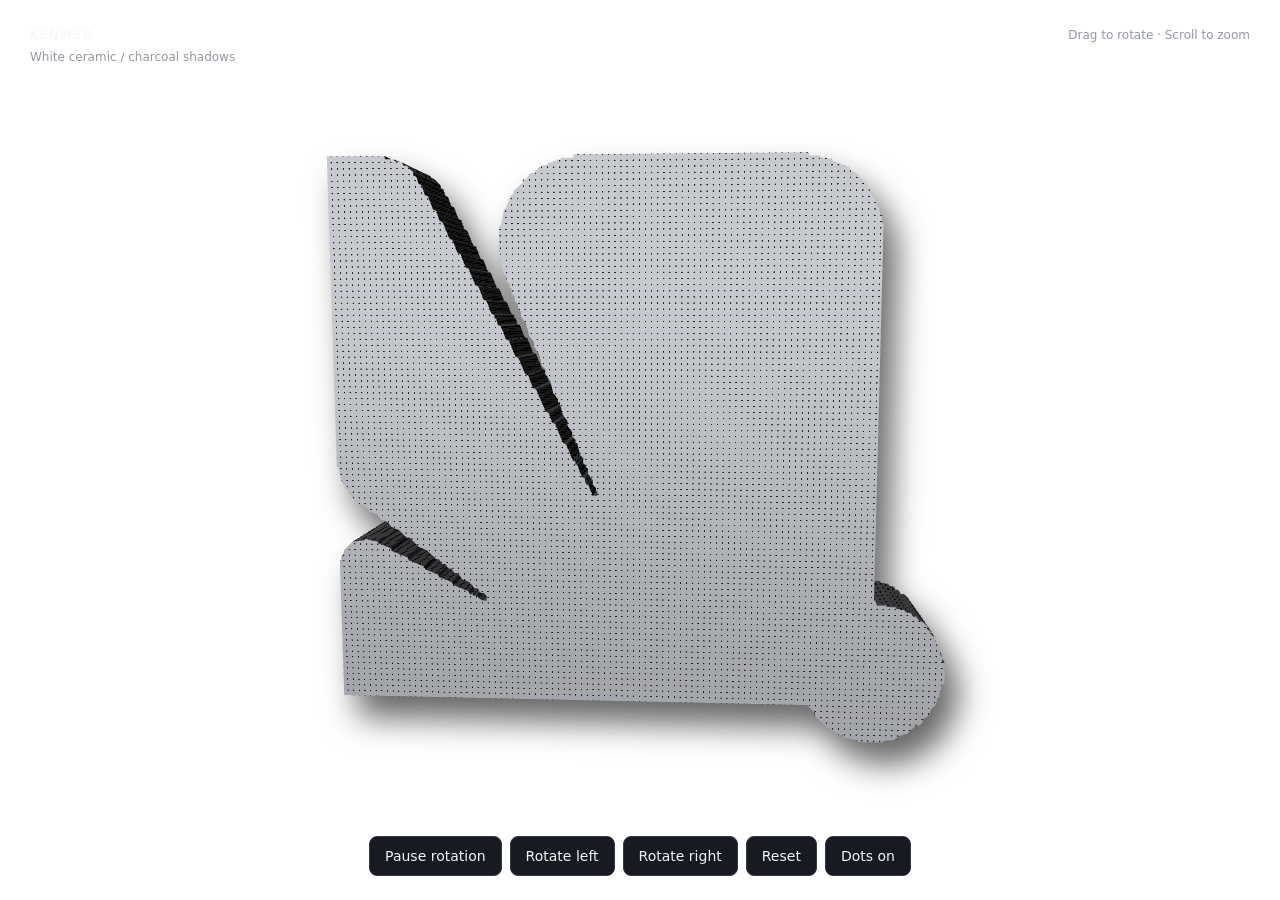
<file: kenwer-viewer.html>
<!doctype html><html lang="en"><head><meta charset="utf-8"><meta name="viewport" content="width=device-width,initial-scale=1"><title>Kenwer · 3D logo</title><style>
*{box-sizing:border-box}html,body{margin:0;width:100%;height:100%;background:transparent;color:#f3f4f6;font:14px system-ui,sans-serif}body{overflow:hidden}canvas{display:block;width:100%;height:100%;touch-action:none;cursor:grab;filter:drop-shadow(14px 22px 16px rgba(0,0,0,.6))}canvas:active{cursor:grabbing}.top{position:absolute;top:28px;left:30px;pointer-events:none;letter-spacing:.16em;font-size:12px}.top small{display:block;letter-spacing:0;color:#92979f;margin-top:8px;font-size:12px}.controls{position:absolute;bottom:24px;left:16px;right:16px;display:flex;align-items:center;justify-content:center;gap:8px;flex-wrap:wrap}button{background:#171b21;border:1px solid #353b45;border-radius:8px;color:inherit;padding:11px 15px;cursor:pointer;font:inherit}button:hover{background:#282e37}button:focus-visible{outline:2px solid white;outline-offset:3px}.hint{position:absolute;right:30px;top:28px;color:#92979f;font-size:12px}.error{position:absolute;top:40%;left:10%;right:10%;text-align:center}[hidden]{display:none!important}body.embed .top,body.embed .hint,body.embed .controls{display:none}html:has(body.transparent),body.transparent{background:transparent}@media(max-width:480px){.top{top:18px;left:18px}.hint{top:65px;left:18px}.controls{bottom:14px}button{padding:10px 12px}}
</style></head><body><div class="top">KENWER<small>White ceramic / charcoal shadows</small></div><div class="hint">Drag to rotate · Scroll to zoom</div><canvas aria-label="Interactive white Kenwer 3D logo. Drag to rotate in any direction, or use the rotation buttons below."></canvas><div class="controls"><button id="auto" aria-pressed="true">Pause rotation</button><button id="left" aria-label="Rotate left">Rotate left</button><button id="right" aria-label="Rotate right">Rotate right</button><button id="reset">Reset</button><button id="dots" aria-pressed="true">Dots on</button></div><p class="error" hidden>WebGL is unavailable in this browser. Enable hardware acceleration to view this 3D asset.</p><script>
const mesh={"positions":[-0.9848484848484849,0.952020202020202,0.18,-0.9848484848484849,-0.04292929292929293,0.18,-0.9797979797979798,-0.04292929292929293,0.18,-0.9797979797979798,-0.04292929292929293,-0.18,-0.9848484848484849,-0.04292929292929293,-0.18,-0.9848484848484849,0.952020202020202,-0.18,-0.9848484848484849,0.952020202020202,0.18,-0.9797979797979798,-0.04292929292929293,0.18,-0.9696969696969697,-0.09343434343434344,0.18,-0.9696969696969697,-0.09343434343434344,-0.18,-0.9797979797979798,-0.04292929292929293,-0.18,-0.9848484848484849,0.952020202020202,-0.18,-0.9848484848484849,0.952020202020202,0.18,-0.9696969696969697,-0.09343434343434344,0.18,-0.9595959595959596,-0.10353535353535354,0.18,-0.9595959595959596,-0.10353535353535354,-0.18,-0.9696969696969697,-0.09343434343434344,-0.18,-0.9848484848484849,0.952020202020202,-0.18,-0.9595959595959596,-0.10353535353535354,0.18,-0.9595959595959596,-0.11363636363636363,0.18,-0.9494949494949495,-0.11868686868686869,0.18,-0.9494949494949495,-0.11868686868686869,-0.18,-0.9595959595959596,-0.11363636363636363,-0.18,-0.9595959595959596,-0.10353535353535354,-0.18,-0.9848484848484849,0.952020202020202,0.18,-0.9595959595959596,-0.10353535353535354,0.18,-0.9494949494949495,-0.11868686868686869,0.18,-0.9494949494949495,-0.11868686868686869,-0.18,-0.9595959595959596,-0.10353535353535354,-0.18,-0.9848484848484849,0.952020202020202,-0.18,-0.9494949494949495,-0.11868686868686869,0.18,-0.9494949494949495,-0.12878787878787878,0.18,-0.9141414141414141,-0.16414141414141414,0.18,-0.9141414141414141,-0.16414141414141414,-0.18,-0.9494949494949495,-0.12878787878787878,-0.18,-0.9494949494949495,-0.11868686868686869,-0.18,-0.9848484848484849,0.952020202020202,0.18,-0.9494949494949495,-0.11868686868686869,0.18,-0.9141414141414141,-0.16414141414141414,0.18,-0.9141414141414141,-0.16414141414141414,-0.18,-0.9494949494949495,-0.11868686868686869,-0.18,-0.9848484848484849,0.952020202020202,-0.18,-0.9848484848484849,0.952020202020202,0.18,-0.9141414141414141,-0.16414141414141414,0.18,-0.8888888888888888,-0.17424242424242425,0.18,-0.8888888888888888,-0.17424242424242425,-0.18,-0.9141414141414141,-0.16414141414141414,-0.18,-0.9848484848484849,0.952020202020202,-0.18,-0.9848484848484849,0.952020202020202,0.18,-0.8888888888888888,-0.17424242424242425,0.18,-0.8787878787878788,-0.1893939393939394,0.18,-0.8787878787878788,-0.1893939393939394,-0.18,-0.8888888888888888,-0.17424242424242425,-0.18,-0.9848484848484849,0.952020202020202,-0.18,-0.9848484848484849,0.952020202020202,0.18,-0.8787878787878788,-0.1893939393939394,0.18,-0.8535353535353535,-0.1994949494949495,0.18,-0.8535353535353535,-0.1994949494949495,-0.18,-0.8787878787878788,-0.1893939393939394,-0.18,-0.9848484848484849,0.952020202020202,-0.18,-0.9848484848484849,0.952020202020202,0.18,-0.8535353535353535,-0.1994949494949495,0.18,-0.8434343434343434,-0.21464646464646464,0.18,-0.8434343434343434,-0.21464646464646464,-0.18,-0.8535353535353535,-0.1994949494949495,-0.18,-0.9848484848484849,0.952020202020202,-0.18,-0.9848484848484849,0.952020202020202,0.18,-0.8434343434343434,-0.21464646464646464,0.18,-0.8181818181818182,-0.22474747474747475,0.18,-0.8181818181818182,-0.22474747474747475,-0.18,-0.8434343434343434,-0.21464646464646464,-0.18,-0.9848484848484849,0.952020202020202,-0.18,-0.9848484848484849,0.952020202020202,0.18,-0.8181818181818182,-0.22474747474747475,0.18,-0.8080808080808081,-0.2398989898989899,0.18,-0.8080808080808081,-0.2398989898989899,-0.18,-0.8181818181818182,-0.22474747474747475,-0.18,-0.9848484848484849,0.952020202020202,-0.18,-0.9848484848484849,0.952020202020202,0.18,-0.8080808080808081,-0.2398989898989899,0.18,-0.7828282828282829,-0.25,0.18,-0.7828282828282829,-0.25,-0.18,-0.8080808080808081,-0.2398989898989899,-0.18,-0.9848484848484849,0.952020202020202,-0.18,-0.9848484848484849,0.952020202020202,0.18,-0.7828282828282829,-0.25,0.18,-0.7575757575757576,-0.27525252525252525,0.18,-0.7575757575757576,-0.27525252525252525,-0.18,-0.7828282828282829,-0.25,-0.18,-0.9848484848484849,0.952020202020202,-0.18,-0.9848484848484849,0.952020202020202,0.18,-0.7575757575757576,-0.27525252525252525,0.18,-0.7474747474747475,-0.27525252525252525,0.18,-0.7474747474747475,-0.27525252525252525,-0.18,-0.7575757575757576,-0.27525252525252525,-0.18,-0.9848484848484849,0.952020202020202,-0.18,-0.9848484848484849,0.952020202020202,0.18,-0.7474747474747475,-0.27525252525252525,0.18,-0.7171717171717171,-0.3055555555555556,0.18,-0.7171717171717171,-0.3055555555555556,-0.18,-0.7474747474747475,-0.27525252525252525,-0.18,-0.9848484848484849,0.952020202020202,-0.18,-0.9848484848484849,0.952020202020202,0.18,-0.7171717171717171,-0.3055555555555556,0.18,-0.6919191919191919,-0.31565656565656564,0.18,-0.6919191919191919,-0.31565656565656564,-0.18,-0.7171717171717171,-0.3055555555555556,-0.18,-0.9848484848484849,0.952020202020202,-0.18,-0.9848484848484849,0.952020202020202,0.18,-0.6919191919191919,-0.31565656565656564,0.18,-0.6616161616161617,-0.34595959595959597,0.18,-0.6616161616161617,-0.34595959595959597,-0.18,-0.6919191919191919,-0.31565656565656564,-0.18,-0.9848484848484849,0.952020202020202,-0.18,-0.9848484848484849,0.952020202020202,0.18,-0.6616161616161617,-0.34595959595959597,0.18,-0.6515151515151515,-0.34595959595959597,0.18,-0.6515151515151515,-0.34595959595959597,-0.18,-0.6616161616161617,-0.34595959595959597,-0.18,-0.9848484848484849,0.952020202020202,-0.18,-0.9848484848484849,0.952020202020202,0.18,-0.6515151515151515,-0.34595959595959597,0.18,-0.6414141414141414,-0.3611111111111111,0.18,-0.6414141414141414,-0.3611111111111111,-0.18,-0.6515151515151515,-0.34595959595959597,-0.18,-0.9848484848484849,0.952020202020202,-0.18,-0.9848484848484849,0.952020202020202,0.18,-0.6414141414141414,-0.3611111111111111,0.18,-0.6313131313131313,-0.3611111111111111,0.18,-0.6313131313131313,-0.3611111111111111,-0.18,-0.6414141414141414,-0.3611111111111111,-0.18,-0.9848484848484849,0.952020202020202,-0.18,-0.9848484848484849,0.952020202020202,0.18,-0.6313131313131313,-0.3611111111111111,0.18,-0.6212121212121212,-0.37626262626262624,0.18,-0.6212121212121212,-0.37626262626262624,-0.18,-0.6313131313131313,-0.3611111111111111,-0.18,-0.9848484848484849,0.952020202020202,-0.18,-0.9848484848484849,0.952020202020202,0.18,-0.6212121212121212,-0.37626262626262624,0.18,-0.6111111111111112,-0.37626262626262624,0.18,-0.6111111111111112,-0.37626262626262624,-0.18,-0.6212121212121212,-0.37626262626262624,-0.18,-0.9848484848484849,0.952020202020202,-0.18,-0.9848484848484849,0.952020202020202,0.18,-0.6111111111111112,-0.37626262626262624,0.18,-0.601010101010101,-0.39141414141414144,0.18,-0.601010101010101,-0.39141414141414144,-0.18,-0.6111111111111112,-0.37626262626262624,-0.18,-0.9848484848484849,0.952020202020202,-0.18,-0.9848484848484849,0.952020202020202,0.18,-0.601010101010101,-0.39141414141414144,0.18,-0.5909090909090909,-0.39141414141414144,0.18,-0.5909090909090909,-0.39141414141414144,-0.18,-0.601010101010101,-0.39141414141414144,-0.18,-0.9848484848484849,0.952020202020202,-0.18,-0.9848484848484849,0.952020202020202,0.18,-0.5909090909090909,-0.39141414141414144,0.18,-0.5757575757575758,-0.4116161616161616,0.18,-0.5757575757575758,-0.4116161616161616,-0.18,-0.5909090909090909,-0.39141414141414144,-0.18,-0.9848484848484849,0.952020202020202,-0.18,-0.9848484848484849,0.952020202020202,0.18,-0.5757575757575758,-0.4116161616161616,0.18,-0.5505050505050505,-0.4217171717171717,0.18,-0.5505050505050505,-0.4217171717171717,-0.18,-0.5757575757575758,-0.4116161616161616,-0.18,-0.9848484848484849,0.952020202020202,-0.18,-0.9848484848484849,0.952020202020202,0.18,-0.5505050505050505,-0.4217171717171717,0.18,-0.5353535353535354,-0.44191919191919193,0.18,-0.5353535353535354,-0.44191919191919193,-0.18,-0.5505050505050505,-0.4217171717171717,-0.18,-0.9848484848484849,0.952020202020202,-0.18,-0.9848484848484849,0.952020202020202,0.18,-0.5353535353535354,-0.44191919191919193,0.18,-0.5252525252525253,-0.44191919191919193,0.18,-0.5252525252525253,-0.44191919191919193,-0.18,-0.5353535353535354,-0.44191919191919193,-0.18,-0.9848484848484849,0.952020202020202,-0.18,-0.9848484848484849,0.952020202020202,0.18,-0.5252525252525253,-0.44191919191919193,0.18,-0.5151515151515151,-0.45707070707070707,0.18,-0.5151515151515151,-0.45707070707070707,-0.18,-0.5252525252525253,-0.44191919191919193,-0.18,-0.9848484848484849,0.952020202020202,-0.18,-0.9848484848484849,0.952020202020202,0.18,-0.5151515151515151,-0.45707070707070707,0.18,-0.5050505050505051,-0.45707070707070707,0.18,-0.5050505050505051,-0.45707070707070707,-0.18,-0.5151515151515151,-0.45707070707070707,-0.18,-0.9848484848484849,0.952020202020202,-0.18,-0.9848484848484849,0.952020202020202,0.18,-0.5050505050505051,-0.45707070707070707,0.18,-0.494949494949495,-0.4671717171717172,0.18,-0.494949494949495,-0.4671717171717172,-0.18,-0.5050505050505051,-0.45707070707070707,-0.18,-0.9848484848484849,0.952020202020202,-0.18,-0.51010101010101,-0.4823232323232323,0.18,-0.5303030303030303,-0.4671717171717172,0.18,-0.5404040404040404,-0.4671717171717172,0.18,-0.5404040404040404,-0.4671717171717172,-0.18,-0.5303030303030303,-0.4671717171717172,-0.18,-0.51010101010101,-0.4823232323232323,-0.18,-0.5404040404040404,-0.4671717171717172,0.18,-0.5404040404040404,-0.4621212121212121,0.18,-0.5505050505050505,-0.4621212121212121,0.18,-0.5505050505050505,-0.4621212121212121,-0.18,-0.5404040404040404,-0.4621212121212121,-0.18,-0.5404040404040404,-0.4671717171717172,-0.18,-0.5505050505050505,-0.4621212121212121,0.18,-0.5555555555555556,-0.45202020202020204,0.18,-0.6060606060606061,-0.4318181818181818,0.18,-0.6060606060606061,-0.4318181818181818,-0.18,-0.5555555555555556,-0.45202020202020204,-0.18,-0.5505050505050505,-0.4621212121212121,-0.18,-0.6060606060606061,-0.4318181818181818,0.18,-0.6111111111111112,-0.4217171717171717,0.18,-0.6515151515151515,-0.4065656565656566,0.18,-0.6515151515151515,-0.4065656565656566,-0.18,-0.6111111111111112,-0.4217171717171717,-0.18,-0.6060606060606061,-0.4318181818181818,-0.18,-0.6515151515151515,-0.4065656565656566,0.18,-0.6565656565656566,-0.39646464646464646,0.18,-0.696969696969697,-0.3813131313131313,0.18,-0.696969696969697,-0.3813131313131313,-0.18,-0.6565656565656566,-0.39646464646464646,-0.18,-0.6515151515151515,-0.4065656565656566,-0.18,-0.696969696969697,-0.3813131313131313,0.18,-0.702020202020202,-0.3712121212121212,0.18,-0.7525252525252525,-0.351010101010101,0.18,-0.7525252525252525,-0.351010101010101,-0.18,-0.702020202020202,-0.3712121212121212,-0.18,-0.696969696969697,-0.3813131313131313,-0.18,-0.6515151515151515,-0.4065656565656566,0.18,-0.696969696969697,-0.3813131313131313,0.18,-0.7525252525252525,-0.351010101010101,0.18,-0.7525252525252525,-0.351010101010101,-0.18,-0.696969696969697,-0.3813131313131313,-0.18,-0.6515151515151515,-0.4065656565656566,-0.18,-0.6060606060606061,-0.4318181818181818,0.18,-0.6515151515151515,-0.4065656565656566,0.18,-0.7525252525252525,-0.351010101010101,0.18,-0.7525252525252525,-0.351010101010101,-0.18,-0.6515151515151515,-0.4065656565656566,-0.18,-0.6060606060606061,-0.4318181818181818,-0.18,-0.7525252525252525,-0.351010101010101,0.18,-0.7575757575757576,-0.3409090909090909,0.18,-0.8080808080808081,-0.3207070707070707,0.18,-0.8080808080808081,-0.3207070707070707,-0.18,-0.7575757575757576,-0.3409090909090909,-0.18,-0.7525252525252525,-0.351010101010101,-0.18,-0.6060606060606061,-0.4318181818181818,0.18,-0.7525252525252525,-0.351010101010101,0.18,-0.8080808080808081,-0.3207070707070707,0.18,-0.8080808080808081,-0.3207070707070707,-0.18,-0.7525252525252525,-0.351010101010101,-0.18,-0.6060606060606061,-0.4318181818181818,-0.18,-0.8080808080808081,-0.3207070707070707,0.18,-0.8131313131313131,-0.3106060606060606,0.18,-0.8535353535353535,-0.29545454545454547,0.18,-0.8535353535353535,-0.29545454545454547,-0.18,-0.8131313131313131,-0.3106060606060606,-0.18,-0.8080808080808081,-0.3207070707070707,-0.18,-0.8535353535353535,-0.29545454545454547,0.18,-0.8535353535353535,-0.2904040404040404,0.18,-0.898989898989899,-0.2803030303030303,0.18,-0.898989898989899,-0.2803030303030303,-0.18,-0.8535353535353535,-0.2904040404040404,-0.18,-0.8535353535353535,-0.29545454545454547,-0.18,-0.8080808080808081,-0.3207070707070707,0.18,-0.8535353535353535,-0.29545454545454547,0.18,-0.898989898989899,-0.2803030303030303,0.18,-0.898989898989899,-0.2803030303030303,-0.18,-0.8535353535353535,-0.29545454545454547,-0.18,-0.8080808080808081,-0.3207070707070707,-0.18,-0.6060606060606061,-0.4318181818181818,0.18,-0.8080808080808081,-0.3207070707070707,0.18,-0.898989898989899,-0.2803030303030303,0.18,-0.898989898989899,-0.2803030303030303,-0.18,-0.8080808080808081,-0.3207070707070707,-0.18,-0.6060606060606061,-0.4318181818181818,-0.18,-0.5505050505050505,-0.4621212121212121,0.18,-0.6060606060606061,-0.4318181818181818,0.18,-0.898989898989899,-0.2803030303030303,0.18,-0.898989898989899,-0.2803030303030303,-0.18,-0.6060606060606061,-0.4318181818181818,-0.18,-0.5505050505050505,-0.4621212121212121,-0.18,-0.5505050505050505,-0.4621212121212121,0.18,-0.898989898989899,-0.2803030303030303,0.18,-0.898989898989899,-0.28535353535353536,0.18,-0.898989898989899,-0.28535353535353536,-0.18,-0.898989898989899,-0.2803030303030303,-0.18,-0.5505050505050505,-0.4621212121212121,-0.18,-0.5505050505050505,-0.4621212121212121,0.18,-0.898989898989899,-0.28535353535353536,0.18,-0.9393939393939394,-0.2904040404040404,0.18,-0.9393939393939394,-0.2904040404040404,-0.18,-0.898989898989899,-0.28535353535353536,-0.18,-0.5505050505050505,-0.4621212121212121,-0.18,-0.5404040404040404,-0.4671717171717172,0.18,-0.5505050505050505,-0.4621212121212121,0.18,-0.9393939393939394,-0.2904040404040404,0.18,-0.9393939393939394,-0.2904040404040404,-0.18,-0.5505050505050505,-0.4621212121212121,-0.18,-0.5404040404040404,-0.4671717171717172,-0.18,-0.51010101010101,-0.4823232323232323,0.18,-0.5404040404040404,-0.4671717171717172,0.18,-0.9393939393939394,-0.2904040404040404,0.18,-0.9393939393939394,-0.2904040404040404,-0.18,-0.5404040404040404,-0.4671717171717172,-0.18,-0.51010101010101,-0.4823232323232323,-0.18,-0.51010101010101,-0.4823232323232323,0.18,-0.9393939393939394,-0.2904040404040404,0.18,-0.9696969696969697,-0.3207070707070707,0.18,-0.9696969696969697,-0.3207070707070707,-0.18,-0.9393939393939394,-0.2904040404040404,-0.18,-0.51010101010101,-0.4823232323232323,-0.18,-0.51010101010101,-0.4823232323232323,0.18,-0.9696969696969697,-0.3207070707070707,0.18,-0.9747474747474747,-0.3409090909090909,0.18,-0.9747474747474747,-0.3409090909090909,-0.18,-0.9696969696969697,-0.3207070707070707,-0.18,-0.51010101010101,-0.4823232323232323,-0.18,-0.51010101010101,-0.4823232323232323,0.18,-0.9747474747474747,-0.3409090909090909,0.18,-0.9797979797979798,-0.3409090909090909,0.18,-0.9797979797979798,-0.3409090909090909,-0.18,-0.9747474747474747,-0.3409090909090909,-0.18,-0.51010101010101,-0.4823232323232323,-0.18,-0.51010101010101,-0.4823232323232323,0.18,-0.9797979797979798,-0.3409090909090909,0.18,-0.9797979797979798,-0.3560606060606061,0.18,-0.9797979797979798,-0.3560606060606061,-0.18,-0.9797979797979798,-0.3409090909090909,-0.18,-0.51010101010101,-0.4823232323232323,-0.18,-0.51010101010101,-0.4823232323232323,0.18,-0.9797979797979798,-0.3560606060606061,0.18,-0.9848484848484849,-0.3560606060606061,0.18,-0.9848484848484849,-0.3560606060606061,-0.18,-0.9797979797979798,-0.3560606060606061,-0.18,-0.51010101010101,-0.4823232323232323,-0.18,-0.51010101010101,-0.4823232323232323,0.18,-0.9848484848484849,-0.3560606060606061,0.18,-0.9848484848484849,-0.8156565656565656,0.18,-0.9848484848484849,-0.8156565656565656,-0.18,-0.9848484848484849,-0.3560606060606061,-0.18,-0.51010101010101,-0.4823232323232323,-0.18,-0.494949494949495,-0.4823232323232323,0.18,-0.51010101010101,-0.4823232323232323,0.18,-0.9848484848484849,-0.8156565656565656,0.18,-0.9848484848484849,-0.8156565656565656,-0.18,-0.51010101010101,-0.4823232323232323,-0.18,-0.494949494949495,-0.4823232323232323,-0.18,-0.494949494949495,-0.4823232323232323,0.18,-0.9848484848484849,-0.8156565656565656,0.18,0.5606060606060606,-0.8156565656565656,0.18,0.5606060606060606,-0.8156565656565656,-0.18,-0.9848484848484849,-0.8156565656565656,-0.18,-0.494949494949495,-0.4823232323232323,-0.18,-0.494949494949495,-0.4671717171717172,0.18,-0.494949494949495,-0.4823232323232323,0.18,0.5606060606060606,-0.8156565656565656,0.18,0.5606060606060606,-0.8156565656565656,-0.18,-0.494949494949495,-0.4823232323232323,-0.18,-0.494949494949495,-0.4671717171717172,-0.18,0.5858585858585859,-0.8409090909090909,0.18,0.5858585858585859,-0.851010101010101,0.18,0.6262626262626263,-0.8914141414141414,0.18,0.6262626262626263,-0.8914141414141414,-0.18,0.5858585858585859,-0.851010101010101,-0.18,0.5858585858585859,-0.8409090909090909,-0.18,0.5858585858585859,-0.8409090909090909,0.18,0.6262626262626263,-0.8914141414141414,0.18,0.6363636363636364,-0.8914141414141414,0.18,0.6363636363636364,-0.8914141414141414,-0.18,0.6262626262626263,-0.8914141414141414,-0.18,0.5858585858585859,-0.8409090909090909,-0.18,0.6363636363636364,-0.8914141414141414,0.18,0.6414141414141414,-0.9015151515151515,0.18,0.6515151515151515,-0.9015151515151515,0.18,0.6515151515151515,-0.9015151515151515,-0.18,0.6414141414141414,-0.9015151515151515,-0.18,0.6363636363636364,-0.8914141414141414,-0.18,0.5858585858585859,-0.8409090909090909,0.18,0.6363636363636364,-0.8914141414141414,0.18,0.6515151515151515,-0.9015151515151515,0.18,0.6515151515151515,-0.9015151515151515,-0.18,0.6363636363636364,-0.8914141414141414,-0.18,0.5858585858585859,-0.8409090909090909,-0.18,0.5606060606060606,-0.8156565656565656,0.18,0.5858585858585859,-0.8409090909090909,0.18,0.6515151515151515,-0.9015151515151515,0.18,0.6515151515151515,-0.9015151515151515,-0.18,0.5858585858585859,-0.8409090909090909,-0.18,0.5606060606060606,-0.8156565656565656,-0.18,0.6515151515151515,-0.9015151515151515,0.18,0.6565656565656566,-0.9116161616161617,0.18,0.6767676767676768,-0.9166666666666666,0.18,0.6767676767676768,-0.9166666666666666,-0.18,0.6565656565656566,-0.9116161616161617,-0.18,0.6515151515151515,-0.9015151515151515,-0.18,0.5606060606060606,-0.8156565656565656,0.18,0.6515151515151515,-0.9015151515151515,0.18,0.6767676767676768,-0.9166666666666666,0.18,0.6767676767676768,-0.9166666666666666,-0.18,0.6515151515151515,-0.9015151515151515,-0.18,0.5606060606060606,-0.8156565656565656,-0.18,0.6767676767676768,-0.9166666666666666,0.18,0.6767676767676768,-0.9217171717171717,0.18,0.7272727272727273,-0.9318181818181818,0.18,0.7272727272727273,-0.9318181818181818,-0.18,0.6767676767676768,-0.9217171717171717,-0.18,0.6767676767676768,-0.9166666666666666,-0.18,0.5606060606060606,-0.8156565656565656,0.18,0.6767676767676768,-0.9166666666666666,0.18,0.7272727272727273,-0.9318181818181818,0.18,0.7272727272727273,-0.9318181818181818,-0.18,0.6767676767676768,-0.9166666666666666,-0.18,0.5606060606060606,-0.8156565656565656,-0.18,0.7272727272727273,-0.9318181818181818,0.18,0.7272727272727273,-0.9368686868686869,0.18,0.8080808080808081,-0.9368686868686869,0.18,0.8080808080808081,-0.9368686868686869,-0.18,0.7272727272727273,-0.9368686868686869,-0.18,0.7272727272727273,-0.9318181818181818,-0.18,0.5606060606060606,-0.8156565656565656,0.18,0.7272727272727273,-0.9318181818181818,0.18,0.8080808080808081,-0.9368686868686869,0.18,0.8080808080808081,-0.9368686868686869,-0.18,0.7272727272727273,-0.9318181818181818,-0.18,0.5606060606060606,-0.8156565656565656,-0.18,0.5606060606060606,-0.8156565656565656,0.18,0.8080808080808081,-0.9368686868686869,0.18,0.8080808080808081,-0.9318181818181818,0.18,0.8080808080808081,-0.9318181818181818,-0.18,0.8080808080808081,-0.9368686868686869,-0.18,0.5606060606060606,-0.8156565656565656,-0.18,0.5606060606060606,-0.8156565656565656,0.18,0.8080808080808081,-0.9318181818181818,0.18,0.8434343434343434,-0.9267676767676768,0.18,0.8434343434343434,-0.9267676767676768,-0.18,0.8080808080808081,-0.9318181818181818,-0.18,0.5606060606060606,-0.8156565656565656,-0.18,0.5606060606060606,-0.8156565656565656,0.18,0.8434343434343434,-0.9267676767676768,0.18,0.8636363636363636,-0.9116161616161617,0.18,0.8636363636363636,-0.9116161616161617,-0.18,0.8434343434343434,-0.9267676767676768,-0.18,0.5606060606060606,-0.8156565656565656,-0.18,-0.494949494949495,-0.4671717171717172,0.18,0.5606060606060606,-0.8156565656565656,0.18,0.8636363636363636,-0.9116161616161617,0.18,0.8636363636363636,-0.9116161616161617,-0.18,0.5606060606060606,-0.8156565656565656,-0.18,-0.494949494949495,-0.4671717171717172,-0.18,-0.494949494949495,-0.4671717171717172,0.18,0.8636363636363636,-0.9116161616161617,0.18,0.8737373737373737,-0.9116161616161617,0.18,0.8737373737373737,-0.9116161616161617,-0.18,0.8636363636363636,-0.9116161616161617,-0.18,-0.494949494949495,-0.4671717171717172,-0.18,-0.494949494949495,-0.4671717171717172,0.18,0.8737373737373737,-0.9116161616161617,0.18,0.8737373737373737,-0.9065656565656566,0.18,0.8737373737373737,-0.9065656565656566,-0.18,0.8737373737373737,-0.9116161616161617,-0.18,-0.494949494949495,-0.4671717171717172,-0.18,-0.494949494949495,-0.4671717171717172,0.18,0.8737373737373737,-0.9065656565656566,0.18,0.8838383838383839,-0.9065656565656566,0.18,0.8838383838383839,-0.9065656565656566,-0.18,0.8737373737373737,-0.9065656565656566,-0.18,-0.494949494949495,-0.4671717171717172,-0.18,-0.494949494949495,-0.4671717171717172,0.18,0.8838383838383839,-0.9065656565656566,0.18,0.9141414141414141,-0.8762626262626263,0.18,0.9141414141414141,-0.8762626262626263,-0.18,0.8838383838383839,-0.9065656565656566,-0.18,-0.494949494949495,-0.4671717171717172,-0.18,-0.494949494949495,-0.4671717171717172,0.18,0.9141414141414141,-0.8762626262626263,0.18,0.9242424242424242,-0.8762626262626263,0.18,0.9242424242424242,-0.8762626262626263,-0.18,0.9141414141414141,-0.8762626262626263,-0.18,-0.494949494949495,-0.4671717171717172,-0.18,-0.494949494949495,-0.4671717171717172,0.18,0.9242424242424242,-0.8762626262626263,0.18,0.9343434343434344,-0.8661616161616161,0.18,0.9343434343434344,-0.8661616161616161,-0.18,0.9242424242424242,-0.8762626262626263,-0.18,-0.494949494949495,-0.4671717171717172,-0.18,-0.494949494949495,-0.4671717171717172,0.18,0.9343434343434344,-0.8661616161616161,0.18,0.9343434343434344,-0.8560606060606061,0.18,0.9343434343434344,-0.8560606060606061,-0.18,0.9343434343434344,-0.8661616161616161,-0.18,-0.494949494949495,-0.4671717171717172,-0.18,-0.494949494949495,-0.4671717171717172,0.18,0.9343434343434344,-0.8560606060606061,0.18,0.9545454545454546,-0.8409090909090909,0.18,0.9545454545454546,-0.8409090909090909,-0.18,0.9343434343434344,-0.8560606060606061,-0.18,-0.494949494949495,-0.4671717171717172,-0.18,-0.494949494949495,-0.4671717171717172,0.18,0.9545454545454546,-0.8409090909090909,0.18,0.9595959595959596,-0.8207070707070707,0.18,0.9595959595959596,-0.8207070707070707,-0.18,0.9545454545454546,-0.8409090909090909,-0.18,-0.494949494949495,-0.4671717171717172,-0.18,-0.494949494949495,-0.4671717171717172,0.18,0.9595959595959596,-0.8207070707070707,0.18,0.9747474747474747,-0.8055555555555556,0.18,0.9747474747474747,-0.8055555555555556,-0.18,0.9595959595959596,-0.8207070707070707,-0.18,-0.494949494949495,-0.4671717171717172,-0.18,-0.494949494949495,-0.4671717171717172,0.18,0.9747474747474747,-0.8055555555555556,0.18,0.9797979797979798,-0.7803030303030303,0.18,0.9797979797979798,-0.7803030303030303,-0.18,0.9747474747474747,-0.8055555555555556,-0.18,-0.494949494949495,-0.4671717171717172,-0.18,-0.494949494949495,-0.4671717171717172,0.18,0.9797979797979798,-0.7803030303030303,0.18,0.9848484848484849,-0.7803030303030303,0.18,0.9848484848484849,-0.7803030303030303,-0.18,0.9797979797979798,-0.7803030303030303,-0.18,-0.494949494949495,-0.4671717171717172,-0.18,-0.494949494949495,-0.4671717171717172,0.18,0.9848484848484849,-0.7803030303030303,0.18,0.9848484848484849,-0.7651515151515151,0.18,0.9848484848484849,-0.7651515151515151,-0.18,0.9848484848484849,-0.7803030303030303,-0.18,-0.494949494949495,-0.4671717171717172,-0.18,-0.494949494949495,-0.4671717171717172,0.18,0.9848484848484849,-0.7651515151515151,0.18,0.98989898989899,-0.7651515151515151,0.18,0.98989898989899,-0.7651515151515151,-0.18,0.9848484848484849,-0.7651515151515151,-0.18,-0.494949494949495,-0.4671717171717172,-0.18,-0.494949494949495,-0.4671717171717172,0.18,0.98989898989899,-0.7651515151515151,0.18,0.98989898989899,-0.7348484848484849,0.18,0.98989898989899,-0.7348484848484849,-0.18,0.98989898989899,-0.7651515151515151,-0.18,-0.494949494949495,-0.4671717171717172,-0.18,-0.494949494949495,-0.4671717171717172,0.18,0.98989898989899,-0.7348484848484849,0.18,1.0,-0.7348484848484849,0.18,1.0,-0.7348484848484849,-0.18,0.98989898989899,-0.7348484848484849,-0.18,-0.494949494949495,-0.4671717171717172,-0.18,1.0,-0.7348484848484849,0.18,1.0,-0.6641414141414141,0.18,0.98989898989899,-0.6641414141414141,0.18,0.98989898989899,-0.6641414141414141,-0.18,1.0,-0.6641414141414141,-0.18,1.0,-0.7348484848484849,-0.18,-0.494949494949495,-0.4671717171717172,0.18,1.0,-0.7348484848484849,0.18,0.98989898989899,-0.6641414141414141,0.18,0.98989898989899,-0.6641414141414141,-0.18,1.0,-0.7348484848484849,-0.18,-0.494949494949495,-0.4671717171717172,-0.18,0.98989898989899,-0.6641414141414141,0.18,0.98989898989899,-0.6388888888888888,0.18,0.9848484848484849,-0.6388888888888888,0.18,0.9848484848484849,-0.6388888888888888,-0.18,0.98989898989899,-0.6388888888888888,-0.18,0.98989898989899,-0.6641414141414141,-0.18,-0.494949494949495,-0.4671717171717172,0.18,0.98989898989899,-0.6641414141414141,0.18,0.9848484848484849,-0.6388888888888888,0.18,0.9848484848484849,-0.6388888888888888,-0.18,0.98989898989899,-0.6641414141414141,-0.18,-0.494949494949495,-0.4671717171717172,-0.18,-0.494949494949495,-0.4671717171717172,0.18,0.9848484848484849,-0.6388888888888888,0.18,0.9797979797979798,-0.6085858585858586,0.18,0.9797979797979798,-0.6085858585858586,-0.18,0.9848484848484849,-0.6388888888888888,-0.18,-0.494949494949495,-0.4671717171717172,-0.18,-0.494949494949495,-0.4671717171717172,0.18,0.9797979797979798,-0.6085858585858586,0.18,0.9646464646464646,-0.5883838383838383,0.18,0.9646464646464646,-0.5883838383838383,-0.18,0.9797979797979798,-0.6085858585858586,-0.18,-0.494949494949495,-0.4671717171717172,-0.18,-0.494949494949495,-0.4671717171717172,0.18,0.9646464646464646,-0.5883838383838383,0.18,0.9646464646464646,-0.5782828282828283,0.18,0.9646464646464646,-0.5782828282828283,-0.18,0.9646464646464646,-0.5883838383838383,-0.18,-0.494949494949495,-0.4671717171717172,-0.18,-0.494949494949495,-0.4671717171717172,0.18,0.9646464646464646,-0.5782828282828283,0.18,0.9545454545454546,-0.5732323232323232,0.18,0.9545454545454546,-0.5732323232323232,-0.18,0.9646464646464646,-0.5782828282828283,-0.18,-0.494949494949495,-0.4671717171717172,-0.18,-0.494949494949495,-0.4671717171717172,0.18,0.9545454545454546,-0.5732323232323232,0.18,0.9545454545454546,-0.5631313131313131,0.18,0.9545454545454546,-0.5631313131313131,-0.18,0.9545454545454546,-0.5732323232323232,-0.18,-0.494949494949495,-0.4671717171717172,-0.18,-0.494949494949495,-0.4671717171717172,0.18,0.9545454545454546,-0.5631313131313131,0.18,0.9393939393939394,-0.553030303030303,0.18,0.9393939393939394,-0.553030303030303,-0.18,0.9545454545454546,-0.5631313131313131,-0.18,-0.494949494949495,-0.4671717171717172,-0.18,-0.494949494949495,-0.4671717171717172,0.18,0.9393939393939394,-0.553030303030303,0.18,0.9393939393939394,-0.5429292929292929,0.18,0.9393939393939394,-0.5429292929292929,-0.18,0.9393939393939394,-0.553030303030303,-0.18,-0.494949494949495,-0.4671717171717172,-0.18,0.9393939393939394,-0.5429292929292929,0.18,0.9242424242424242,-0.5277777777777778,0.18,0.9141414141414141,-0.5277777777777778,0.18,0.9141414141414141,-0.5277777777777778,-0.18,0.9242424242424242,-0.5277777777777778,-0.18,0.9393939393939394,-0.5429292929292929,-0.18,-0.494949494949495,-0.4671717171717172,0.18,0.9393939393939394,-0.5429292929292929,0.18,0.9141414141414141,-0.5277777777777778,0.18,0.9141414141414141,-0.5277777777777778,-0.18,0.9393939393939394,-0.5429292929292929,-0.18,-0.494949494949495,-0.4671717171717172,-0.18,0.9141414141414141,-0.5277777777777778,0.18,0.9040404040404041,-0.5126262626262627,0.18,0.8939393939393939,-0.5126262626262627,0.18,0.8939393939393939,-0.5126262626262627,-0.18,0.9040404040404041,-0.5126262626262627,-0.18,0.9141414141414141,-0.5277777777777778,-0.18,-0.494949494949495,-0.4671717171717172,0.18,0.9141414141414141,-0.5277777777777778,0.18,0.8939393939393939,-0.5126262626262627,0.18,0.8939393939393939,-0.5126262626262627,-0.18,0.9141414141414141,-0.5277777777777778,-0.18,-0.494949494949495,-0.4671717171717172,-0.18,-0.494949494949495,-0.4671717171717172,0.18,0.8939393939393939,-0.5126262626262627,0.18,0.8888888888888888,-0.5025252525252525,0.18,0.8888888888888888,-0.5025252525252525,-0.18,0.8939393939393939,-0.5126262626262627,-0.18,-0.494949494949495,-0.4671717171717172,-0.18,-0.494949494949495,-0.4671717171717172,0.18,0.8888888888888888,-0.5025252525252525,0.18,0.8686868686868687,-0.49747474747474746,0.18,0.8686868686868687,-0.49747474747474746,-0.18,0.8888888888888888,-0.5025252525252525,-0.18,-0.494949494949495,-0.4671717171717172,-0.18,-0.494949494949495,-0.4671717171717172,0.18,0.8686868686868687,-0.49747474747474746,0.18,0.8686868686868687,-0.49242424242424243,0.18,0.8686868686868687,-0.49242424242424243,-0.18,0.8686868686868687,-0.49747474747474746,-0.18,-0.494949494949495,-0.4671717171717172,-0.18,-0.494949494949495,-0.4671717171717172,0.18,0.8686868686868687,-0.49242424242424243,0.18,0.8383838383838383,-0.48737373737373735,0.18,0.8383838383838383,-0.48737373737373735,-0.18,0.8686868686868687,-0.49242424242424243,-0.18,-0.494949494949495,-0.4671717171717172,-0.18,0.8383838383838383,-0.48737373737373735,0.18,0.8383838383838383,-0.4823232323232323,0.18,0.8080808080808081,-0.4823232323232323,0.18,0.8080808080808081,-0.4823232323232323,-0.18,0.8383838383838383,-0.4823232323232323,-0.18,0.8383838383838383,-0.48737373737373735,-0.18,-0.494949494949495,-0.4671717171717172,0.18,0.8383838383838383,-0.48737373737373735,0.18,0.8080808080808081,-0.4823232323232323,0.18,0.8080808080808081,-0.4823232323232323,-0.18,0.8383838383838383,-0.48737373737373735,-0.18,-0.494949494949495,-0.4671717171717172,-0.18,0.8080808080808081,-0.4823232323232323,0.18,0.8080808080808081,-0.4772727272727273,0.18,0.7777777777777778,-0.4772727272727273,0.18,0.7777777777777778,-0.4772727272727273,-0.18,0.8080808080808081,-0.4772727272727273,-0.18,0.8080808080808081,-0.4823232323232323,-0.18,-0.494949494949495,-0.4671717171717172,0.18,0.8080808080808081,-0.4823232323232323,0.18,0.7777777777777778,-0.4772727272727273,0.18,0.7777777777777778,-0.4772727272727273,-0.18,0.8080808080808081,-0.4823232323232323,-0.18,-0.494949494949495,-0.4671717171717172,-0.18,-0.494949494949495,-0.4671717171717172,0.18,0.7777777777777778,-0.4772727272727273,0.18,0.7727272727272727,-0.4621212121212121,0.18,0.7727272727272727,-0.4621212121212121,-0.18,0.7777777777777778,-0.4772727272727273,-0.18,-0.494949494949495,-0.4671717171717172,-0.18,-0.494949494949495,-0.4671717171717172,0.18,0.7727272727272727,-0.4621212121212121,0.18,0.7676767676767676,-0.4621212121212121,0.18,0.7676767676767676,-0.4621212121212121,-0.18,0.7727272727272727,-0.4621212121212121,-0.18,-0.494949494949495,-0.4671717171717172,-0.18,0.7676767676767676,-0.4621212121212121,0.18,0.7676767676767676,0.7348484848484849,0.18,0.7626262626262627,0.7348484848484849,0.18,0.7626262626262627,0.7348484848484849,-0.18,0.7676767676767676,0.7348484848484849,-0.18,0.7676767676767676,-0.4621212121212121,-0.18,0.7626262626262627,0.7348484848484849,0.18,0.7626262626262627,0.76010101010101,0.18,0.7575757575757576,0.76010101010101,0.18,0.7575757575757576,0.76010101010101,-0.18,0.7626262626262627,0.76010101010101,-0.18,0.7626262626262627,0.7348484848484849,-0.18,0.7676767676767676,-0.4621212121212121,0.18,0.7626262626262627,0.7348484848484849,0.18,0.7575757575757576,0.76010101010101,0.18,0.7575757575757576,0.76010101010101,-0.18,0.7626262626262627,0.7348484848484849,-0.18,0.7676767676767676,-0.4621212121212121,-0.18,0.7676767676767676,-0.4621212121212121,0.18,0.7575757575757576,0.76010101010101,0.18,0.7525252525252525,0.7853535353535354,0.18,0.7525252525252525,0.7853535353535354,-0.18,0.7575757575757576,0.76010101010101,-0.18,0.7676767676767676,-0.4621212121212121,-0.18,0.7676767676767676,-0.4621212121212121,0.18,0.7525252525252525,0.7853535353535354,0.18,0.7474747474747475,0.7853535353535354,0.18,0.7474747474747475,0.7853535353535354,-0.18,0.7525252525252525,0.7853535353535354,-0.18,0.7676767676767676,-0.4621212121212121,-0.18,0.7676767676767676,-0.4621212121212121,0.18,0.7474747474747475,0.7853535353535354,0.18,0.7424242424242424,0.8106060606060606,0.18,0.7424242424242424,0.8106060606060606,-0.18,0.7474747474747475,0.7853535353535354,-0.18,0.7676767676767676,-0.4621212121212121,-0.18,0.7676767676767676,-0.4621212121212121,0.18,0.7424242424242424,0.8106060606060606,0.18,0.7323232323232324,0.8156565656565656,0.18,0.7323232323232324,0.8156565656565656,-0.18,0.7424242424242424,0.8106060606060606,-0.18,0.7676767676767676,-0.4621212121212121,-0.18,0.7676767676767676,-0.4621212121212121,0.18,0.7323232323232324,0.8156565656565656,0.18,0.7171717171717171,0.851010101010101,0.18,0.7171717171717171,0.851010101010101,-0.18,0.7323232323232324,0.8156565656565656,-0.18,0.7676767676767676,-0.4621212121212121,-0.18,0.7676767676767676,-0.4621212121212121,0.18,0.7171717171717171,0.851010101010101,0.18,0.6767676767676768,0.8914141414141414,0.18,0.6767676767676768,0.8914141414141414,-0.18,0.7171717171717171,0.851010101010101,-0.18,0.7676767676767676,-0.4621212121212121,-0.18,0.7676767676767676,-0.4621212121212121,0.18,0.6767676767676768,0.8914141414141414,0.18,0.6666666666666666,0.8914141414141414,0.18,0.6666666666666666,0.8914141414141414,-0.18,0.6767676767676768,0.8914141414141414,-0.18,0.7676767676767676,-0.4621212121212121,-0.18,0.7676767676767676,-0.4621212121212121,0.18,0.6666666666666666,0.8914141414141414,0.18,0.6565656565656566,0.9065656565656566,0.18,0.6565656565656566,0.9065656565656566,-0.18,0.6666666666666666,0.8914141414141414,-0.18,0.7676767676767676,-0.4621212121212121,-0.18,0.7676767676767676,-0.4621212121212121,0.18,0.6565656565656566,0.9065656565656566,0.18,0.6060606060606061,0.9267676767676768,0.18,0.6060606060606061,0.9267676767676768,-0.18,0.6565656565656566,0.9065656565656566,-0.18,0.7676767676767676,-0.4621212121212121,-0.18,0.6060606060606061,0.9267676767676768,0.18,0.6060606060606061,0.9318181818181818,0.18,0.5707070707070707,0.9368686868686869,0.18,0.5707070707070707,0.9368686868686869,-0.18,0.6060606060606061,0.9318181818181818,-0.18,0.6060606060606061,0.9267676767676768,-0.18,0.7676767676767676,-0.4621212121212121,0.18,0.6060606060606061,0.9267676767676768,0.18,0.5707070707070707,0.9368686868686869,0.18,0.5707070707070707,0.9368686868686869,-0.18,0.6060606060606061,0.9267676767676768,-0.18,0.7676767676767676,-0.4621212121212121,-0.18,0.5707070707070707,0.9368686868686869,0.18,0.5707070707070707,0.9419191919191919,0.18,0.5353535353535354,0.9419191919191919,0.18,0.5353535353535354,0.9419191919191919,-0.18,0.5707070707070707,0.9419191919191919,-0.18,0.5707070707070707,0.9368686868686869,-0.18,0.7676767676767676,-0.4621212121212121,0.18,0.5707070707070707,0.9368686868686869,0.18,0.5353535353535354,0.9419191919191919,0.18,0.5353535353535354,0.9419191919191919,-0.18,0.5707070707070707,0.9368686868686869,-0.18,0.7676767676767676,-0.4621212121212121,-0.18,0.5353535353535354,0.9419191919191919,0.18,0.5353535353535354,0.952020202020202,0.18,-0.19696969696969696,0.952020202020202,0.18,-0.19696969696969696,0.952020202020202,-0.18,0.5353535353535354,0.952020202020202,-0.18,0.5353535353535354,0.9419191919191919,-0.18,0.7676767676767676,-0.4621212121212121,0.18,0.5353535353535354,0.9419191919191919,0.18,-0.19696969696969696,0.952020202020202,0.18,-0.19696969696969696,0.952020202020202,-0.18,0.5353535353535354,0.9419191919191919,-0.18,0.7676767676767676,-0.4621212121212121,-0.18,0.7676767676767676,-0.4621212121212121,0.18,-0.19696969696969696,0.952020202020202,0.18,-0.19696969696969696,0.9419191919191919,0.18,-0.19696969696969696,0.9419191919191919,-0.18,-0.19696969696969696,0.952020202020202,-0.18,0.7676767676767676,-0.4621212121212121,-0.18,0.7676767676767676,-0.4621212121212121,0.18,-0.19696969696969696,0.9419191919191919,0.18,-0.23737373737373738,0.9419191919191919,0.18,-0.23737373737373738,0.9419191919191919,-0.18,-0.19696969696969696,0.9419191919191919,-0.18,0.7676767676767676,-0.4621212121212121,-0.18,0.7676767676767676,-0.4621212121212121,0.18,-0.23737373737373738,0.9419191919191919,0.18,-0.23737373737373738,0.9368686868686869,0.18,-0.23737373737373738,0.9368686868686869,-0.18,-0.23737373737373738,0.9419191919191919,-0.18,0.7676767676767676,-0.4621212121212121,-0.18,0.7676767676767676,-0.4621212121212121,0.18,-0.23737373737373738,0.9368686868686869,0.18,-0.25252525252525254,0.9368686868686869,0.18,-0.25252525252525254,0.9368686868686869,-0.18,-0.23737373737373738,0.9368686868686869,-0.18,0.7676767676767676,-0.4621212121212121,-0.18,0.7676767676767676,-0.4621212121212121,0.18,-0.25252525252525254,0.9368686868686869,0.18,-0.25252525252525254,0.9318181818181818,0.18,-0.25252525252525254,0.9318181818181818,-0.18,-0.25252525252525254,0.9368686868686869,-0.18,0.7676767676767676,-0.4621212121212121,-0.18,0.7676767676767676,-0.4621212121212121,0.18,-0.25252525252525254,0.9318181818181818,0.18,-0.2777777777777778,0.9267676767676768,0.18,-0.2777777777777778,0.9267676767676768,-0.18,-0.25252525252525254,0.9318181818181818,-0.18,0.7676767676767676,-0.4621212121212121,-0.18,0.7676767676767676,-0.4621212121212121,0.18,-0.2777777777777778,0.9267676767676768,0.18,-0.2777777777777778,0.9217171717171717,0.18,-0.2777777777777778,0.9217171717171717,-0.18,-0.2777777777777778,0.9267676767676768,-0.18,0.7676767676767676,-0.4621212121212121,-0.18,0.7676767676767676,-0.4621212121212121,0.18,-0.2777777777777778,0.9217171717171717,0.18,-0.30303030303030304,0.9166666666666666,0.18,-0.30303030303030304,0.9166666666666666,-0.18,-0.2777777777777778,0.9217171717171717,-0.18,0.7676767676767676,-0.4621212121212121,-0.18,0.7676767676767676,-0.4621212121212121,0.18,-0.30303030303030304,0.9166666666666666,0.18,-0.32323232323232326,0.8964646464646465,0.18,-0.32323232323232326,0.8964646464646465,-0.18,-0.30303030303030304,0.9166666666666666,-0.18,0.7676767676767676,-0.4621212121212121,-0.18,0.7676767676767676,-0.4621212121212121,0.18,-0.32323232323232326,0.8964646464646465,0.18,-0.3333333333333333,0.8964646464646465,0.18,-0.3333333333333333,0.8964646464646465,-0.18,-0.32323232323232326,0.8964646464646465,-0.18,0.7676767676767676,-0.4621212121212121,-0.18,0.7676767676767676,-0.4621212121212121,0.18,-0.3333333333333333,0.8964646464646465,0.18,-0.3484848484848485,0.8762626262626263,0.18,-0.3484848484848485,0.8762626262626263,-0.18,-0.3333333333333333,0.8964646464646465,-0.18,0.7676767676767676,-0.4621212121212121,-0.18,0.7676767676767676,-0.4621212121212121,0.18,-0.3484848484848485,0.8762626262626263,0.18,-0.35858585858585856,0.8762626262626263,0.18,-0.35858585858585856,0.8762626262626263,-0.18,-0.3484848484848485,0.8762626262626263,-0.18,0.7676767676767676,-0.4621212121212121,-0.18,0.7676767676767676,-0.4621212121212121,0.18,-0.35858585858585856,0.8762626262626263,0.18,-0.35858585858585856,0.8661616161616161,0.18,-0.35858585858585856,0.8661616161616161,-0.18,-0.35858585858585856,0.8762626262626263,-0.18,0.7676767676767676,-0.4621212121212121,-0.18,0.7676767676767676,-0.4621212121212121,0.18,-0.35858585858585856,0.8661616161616161,0.18,-0.3888888888888889,0.8409090909090909,0.18,-0.3888888888888889,0.8409090909090909,-0.18,-0.35858585858585856,0.8661616161616161,-0.18,0.7676767676767676,-0.4621212121212121,-0.18,0.7676767676767676,-0.4621212121212121,0.18,-0.3888888888888889,0.8409090909090909,0.18,-0.3888888888888889,0.8308080808080808,0.18,-0.3888888888888889,0.8308080808080808,-0.18,-0.3888888888888889,0.8409090909090909,-0.18,0.7676767676767676,-0.4621212121212121,-0.18,0.7676767676767676,-0.4621212121212121,0.18,-0.3888888888888889,0.8308080808080808,0.18,-0.398989898989899,0.8257575757575758,0.18,-0.398989898989899,0.8257575757575758,-0.18,-0.3888888888888889,0.8308080808080808,-0.18,0.7676767676767676,-0.4621212121212121,-0.18,0.7676767676767676,-0.4621212121212121,0.18,-0.398989898989899,0.8257575757575758,0.18,-0.41414141414141414,0.7853535353535354,0.18,-0.41414141414141414,0.7853535353535354,-0.18,-0.398989898989899,0.8257575757575758,-0.18,0.7676767676767676,-0.4621212121212121,-0.18,0.7676767676767676,-0.4621212121212121,0.18,-0.41414141414141414,0.7853535353535354,0.18,-0.41919191919191917,0.7853535353535354,0.18,-0.41919191919191917,0.7853535353535354,-0.18,-0.41414141414141414,0.7853535353535354,-0.18,0.7676767676767676,-0.4621212121212121,-0.18,0.7676767676767676,-0.4621212121212121,0.18,-0.41919191919191917,0.7853535353535354,0.18,-0.4292929292929293,0.7348484848484849,0.18,-0.4292929292929293,0.7348484848484849,-0.18,-0.41919191919191917,0.7853535353535354,-0.18,0.7676767676767676,-0.4621212121212121,-0.18,0.7676767676767676,-0.4621212121212121,0.18,-0.4292929292929293,0.7348484848484849,0.18,-0.43434343434343436,0.7348484848484849,0.18,-0.43434343434343436,0.7348484848484849,-0.18,-0.4292929292929293,0.7348484848484849,-0.18,0.7676767676767676,-0.4621212121212121,-0.18,-0.43434343434343436,0.7348484848484849,0.18,-0.4393939393939394,0.6540404040404041,0.18,-0.43434343434343436,0.6540404040404041,0.18,-0.43434343434343436,0.6540404040404041,-0.18,-0.4393939393939394,0.6540404040404041,-0.18,-0.43434343434343436,0.7348484848484849,-0.18,0.7676767676767676,-0.4621212121212121,0.18,-0.43434343434343436,0.7348484848484849,0.18,-0.43434343434343436,0.6540404040404041,0.18,-0.43434343434343436,0.6540404040404041,-0.18,-0.43434343434343436,0.7348484848484849,-0.18,0.7676767676767676,-0.4621212121212121,-0.18,-0.43434343434343436,0.6540404040404041,0.18,-0.4292929292929293,0.5984848484848485,0.18,-0.42424242424242425,0.5984848484848485,0.18,-0.42424242424242425,0.5984848484848485,-0.18,-0.4292929292929293,0.5984848484848485,-0.18,-0.43434343434343436,0.6540404040404041,-0.18,0.7676767676767676,-0.4621212121212121,0.18,-0.43434343434343436,0.6540404040404041,0.18,-0.42424242424242425,0.5984848484848485,0.18,-0.42424242424242425,0.5984848484848485,-0.18,-0.43434343434343436,0.6540404040404041,-0.18,0.7676767676767676,-0.4621212121212121,-0.18,0.7676767676767676,-0.4621212121212121,0.18,-0.42424242424242425,0.5984848484848485,0.18,-0.42424242424242425,0.5833333333333334,0.18,-0.42424242424242425,0.5833333333333334,-0.18,-0.42424242424242425,0.5984848484848485,-0.18,0.7676767676767676,-0.4621212121212121,-0.18,0.7676767676767676,-0.4621212121212121,0.18,-0.42424242424242425,0.5833333333333334,0.18,-0.41414141414141414,0.5732323232323232,0.18,-0.41414141414141414,0.5732323232323232,-0.18,-0.42424242424242425,0.5833333333333334,-0.18,0.7676767676767676,-0.4621212121212121,-0.18,0.7676767676767676,-0.4621212121212121,0.18,-0.41414141414141414,0.5732323232323232,0.18,-0.41414141414141414,0.5580808080808081,0.18,-0.41414141414141414,0.5580808080808081,-0.18,-0.41414141414141414,0.5732323232323232,-0.18,0.7676767676767676,-0.4621212121212121,-0.18,0.7676767676767676,-0.4621212121212121,0.18,-0.41414141414141414,0.5580808080808081,0.18,-0.40404040404040403,0.547979797979798,0.18,-0.40404040404040403,0.547979797979798,-0.18,-0.41414141414141414,0.5580808080808081,-0.18,0.7676767676767676,-0.4621212121212121,-0.18,-0.40404040404040403,0.547979797979798,0.18,-0.40404040404040403,0.5378787878787878,0.18,-0.398989898989899,0.5378787878787878,0.18,-0.398989898989899,0.5378787878787878,-0.18,-0.40404040404040403,0.5378787878787878,-0.18,-0.40404040404040403,0.547979797979798,-0.18,0.7676767676767676,-0.4621212121212121,0.18,-0.40404040404040403,0.547979797979798,0.18,-0.398989898989899,0.5378787878787878,0.18,-0.398989898989899,0.5378787878787878,-0.18,-0.40404040404040403,0.547979797979798,-0.18,0.7676767676767676,-0.4621212121212121,-0.18,0.7676767676767676,-0.4621212121212121,0.18,-0.398989898989899,0.5378787878787878,0.18,-0.398989898989899,0.5227272727272727,0.18,-0.398989898989899,0.5227272727272727,-0.18,-0.398989898989899,0.5378787878787878,-0.18,0.7676767676767676,-0.4621212121212121,-0.18,0.7676767676767676,-0.4621212121212121,0.18,-0.398989898989899,0.5227272727272727,0.18,-0.3888888888888889,0.5126262626262627,0.18,-0.3888888888888889,0.5126262626262627,-0.18,-0.398989898989899,0.5227272727272727,-0.18,0.7676767676767676,-0.4621212121212121,-0.18,0.7676767676767676,-0.4621212121212121,0.18,-0.3888888888888889,0.5126262626262627,0.18,-0.3888888888888889,0.49747474747474746,0.18,-0.3888888888888889,0.49747474747474746,-0.18,-0.3888888888888889,0.5126262626262627,-0.18,0.7676767676767676,-0.4621212121212121,-0.18,0.7676767676767676,-0.4621212121212121,0.18,-0.3888888888888889,0.49747474747474746,0.18,-0.3787878787878788,0.48737373737373735,0.18,-0.3787878787878788,0.48737373737373735,-0.18,-0.3888888888888889,0.49747474747474746,-0.18,0.7676767676767676,-0.4621212121212121,-0.18,0.7676767676767676,-0.4621212121212121,0.18,-0.3787878787878788,0.48737373737373735,0.18,-0.3787878787878788,0.4722222222222222,0.18,-0.3787878787878788,0.4722222222222222,-0.18,-0.3787878787878788,0.48737373737373735,-0.18,0.7676767676767676,-0.4621212121212121,-0.18,0.7676767676767676,-0.4621212121212121,0.18,-0.3787878787878788,0.4722222222222222,0.18,-0.3686868686868687,0.4621212121212121,0.18,-0.3686868686868687,0.4621212121212121,-0.18,-0.3787878787878788,0.4722222222222222,-0.18,0.7676767676767676,-0.4621212121212121,-0.18,0.7676767676767676,-0.4621212121212121,0.18,-0.3686868686868687,0.4621212121212121,0.18,-0.3686868686868687,0.44696969696969696,0.18,-0.3686868686868687,0.44696969696969696,-0.18,-0.3686868686868687,0.4621212121212121,-0.18,0.7676767676767676,-0.4621212121212121,-0.18,0.7676767676767676,-0.4621212121212121,0.18,-0.3686868686868687,0.44696969696969696,0.18,-0.35353535353535354,0.42676767676767674,0.18,-0.35353535353535354,0.42676767676767674,-0.18,-0.3686868686868687,0.44696969696969696,-0.18,0.7676767676767676,-0.4621212121212121,-0.18,0.7676767676767676,-0.4621212121212121,0.18,-0.35353535353535354,0.42676767676767674,0.18,-0.3434343434343434,0.38636363636363635,0.18,-0.3434343434343434,0.38636363636363635,-0.18,-0.35353535353535354,0.42676767676767674,-0.18,0.7676767676767676,-0.4621212121212121,-0.18,0.7676767676767676,-0.4621212121212121,0.18,-0.3434343434343434,0.38636363636363635,0.18,-0.3282828282828283,0.3661616161616162,0.18,-0.3282828282828283,0.3661616161616162,-0.18,-0.3434343434343434,0.38636363636363635,-0.18,0.7676767676767676,-0.4621212121212121,-0.18,0.7676767676767676,-0.4621212121212121,0.18,-0.3282828282828283,0.3661616161616162,0.18,-0.3282828282828283,0.351010101010101,0.18,-0.3282828282828283,0.351010101010101,-0.18,-0.3282828282828283,0.3661616161616162,-0.18,0.7676767676767676,-0.4621212121212121,-0.18,0.7676767676767676,-0.4621212121212121,0.18,-0.3282828282828283,0.351010101010101,0.18,-0.31313131313131315,0.33080808080808083,0.18,-0.31313131313131315,0.33080808080808083,-0.18,-0.3282828282828283,0.351010101010101,-0.18,0.7676767676767676,-0.4621212121212121,-0.18,0.7676767676767676,-0.4621212121212121,0.18,-0.31313131313131315,0.33080808080808083,0.18,-0.30303030303030304,0.2904040404040404,0.18,-0.30303030303030304,0.2904040404040404,-0.18,-0.31313131313131315,0.33080808080808083,-0.18,0.7676767676767676,-0.4621212121212121,-0.18,0.7676767676767676,-0.4621212121212121,0.18,-0.30303030303030304,0.2904040404040404,0.18,-0.29292929292929293,0.2803030303030303,0.18,-0.29292929292929293,0.2803030303030303,-0.18,-0.30303030303030304,0.2904040404040404,-0.18,0.7676767676767676,-0.4621212121212121,-0.18,0.7676767676767676,-0.4621212121212121,0.18,-0.29292929292929293,0.2803030303030303,0.18,-0.29292929292929293,0.26515151515151514,0.18,-0.29292929292929293,0.26515151515151514,-0.18,-0.29292929292929293,0.2803030303030303,-0.18,0.7676767676767676,-0.4621212121212121,-0.18,0.7676767676767676,-0.4621212121212121,0.18,-0.29292929292929293,0.26515151515151514,0.18,-0.2777777777777778,0.24494949494949494,0.18,-0.2777777777777778,0.24494949494949494,-0.18,-0.29292929292929293,0.26515151515151514,-0.18,0.7676767676767676,-0.4621212121212121,-0.18,0.7676767676767676,-0.4621212121212121,0.18,-0.2777777777777778,0.24494949494949494,0.18,-0.2676767676767677,0.20454545454545456,0.18,-0.2676767676767677,0.20454545454545456,-0.18,-0.2777777777777778,0.24494949494949494,-0.18,0.7676767676767676,-0.4621212121212121,-0.18,0.7676767676767676,-0.4621212121212121,0.18,-0.2676767676767677,0.20454545454545456,0.18,-0.25252525252525254,0.18434343434343434,0.18,-0.25252525252525254,0.18434343434343434,-0.18,-0.2676767676767677,0.20454545454545456,-0.18,0.7676767676767676,-0.4621212121212121,-0.18,-0.25252525252525254,0.18434343434343434,0.18,-0.25252525252525254,0.17424242424242425,0.18,-0.2474747474747475,0.17424242424242425,0.18,-0.2474747474747475,0.17424242424242425,-0.18,-0.25252525252525254,0.17424242424242425,-0.18,-0.25252525252525254,0.18434343434343434,-0.18,0.7676767676767676,-0.4621212121212121,0.18,-0.25252525252525254,0.18434343434343434,0.18,-0.2474747474747475,0.17424242424242425,0.18,-0.2474747474747475,0.17424242424242425,-0.18,-0.25252525252525254,0.18434343434343434,-0.18,0.7676767676767676,-0.4621212121212121,-0.18,0.7676767676767676,-0.4621212121212121,0.18,-0.2474747474747475,0.17424242424242425,0.18,-0.23737373737373738,0.13383838383838384,0.18,-0.23737373737373738,0.13383838383838384,-0.18,-0.2474747474747475,0.17424242424242425,-0.18,0.7676767676767676,-0.4621212121212121,-0.18,0.7676767676767676,-0.4621212121212121,0.18,-0.23737373737373738,0.13383838383838384,0.18,-0.2222222222222222,0.11363636363636363,0.18,-0.2222222222222222,0.11363636363636363,-0.18,-0.23737373737373738,0.13383838383838384,-0.18,0.7676767676767676,-0.4621212121212121,-0.18,0.7676767676767676,-0.4621212121212121,0.18,-0.2222222222222222,0.11363636363636363,0.18,-0.2222222222222222,0.09848484848484848,0.18,-0.2222222222222222,0.09848484848484848,-0.18,-0.2222222222222222,0.11363636363636363,-0.18,0.7676767676767676,-0.4621212121212121,-0.18,0.7676767676767676,-0.4621212121212121,0.18,-0.2222222222222222,0.09848484848484848,0.18,-0.20707070707070707,0.07828282828282829,0.18,-0.20707070707070707,0.07828282828282829,-0.18,-0.2222222222222222,0.09848484848484848,-0.18,0.7676767676767676,-0.4621212121212121,-0.18,0.7676767676767676,-0.4621212121212121,0.18,-0.20707070707070707,0.07828282828282829,0.18,-0.20707070707070707,0.06313131313131314,0.18,-0.20707070707070707,0.06313131313131314,-0.18,-0.20707070707070707,0.07828282828282829,-0.18,0.7676767676767676,-0.4621212121212121,-0.18,0.7676767676767676,-0.4621212121212121,0.18,-0.20707070707070707,0.06313131313131314,0.18,-0.19696969696969696,0.05303030303030303,0.18,-0.19696969696969696,0.05303030303030303,-0.18,-0.20707070707070707,0.06313131313131314,-0.18,0.7676767676767676,-0.4621212121212121,-0.18,-0.19696969696969696,0.05303030303030303,0.18,-0.19696969696969696,0.04292929292929293,0.18,-0.1919191919191919,0.04292929292929293,0.18,-0.1919191919191919,0.04292929292929293,-0.18,-0.19696969696969696,0.04292929292929293,-0.18,-0.19696969696969696,0.05303030303030303,-0.18,0.7676767676767676,-0.4621212121212121,0.18,-0.19696969696969696,0.05303030303030303,0.18,-0.1919191919191919,0.04292929292929293,0.18,-0.1919191919191919,0.04292929292929293,-0.18,-0.19696969696969696,0.05303030303030303,-0.18,0.7676767676767676,-0.4621212121212121,-0.18,0.7676767676767676,-0.4621212121212121,0.18,-0.1919191919191919,0.04292929292929293,0.18,-0.18181818181818182,0.0025252525252525255,0.18,-0.18181818181818182,0.0025252525252525255,-0.18,-0.1919191919191919,0.04292929292929293,-0.18,0.7676767676767676,-0.4621212121212121,-0.18,0.7676767676767676,-0.4621212121212121,0.18,-0.18181818181818182,0.0025252525252525255,0.18,-0.1717171717171717,-0.007575757575757576,0.18,-0.1717171717171717,-0.007575757575757576,-0.18,-0.18181818181818182,0.0025252525252525255,-0.18,0.7676767676767676,-0.4621212121212121,-0.18,0.7676767676767676,-0.4621212121212121,0.18,-0.1717171717171717,-0.007575757575757576,0.18,-0.1717171717171717,-0.022727272727272728,0.18,-0.1717171717171717,-0.022727272727272728,-0.18,-0.1717171717171717,-0.007575757575757576,-0.18,0.7676767676767676,-0.4621212121212121,-0.18,0.7676767676767676,-0.4621212121212121,0.18,-0.1717171717171717,-0.022727272727272728,0.18,-0.15656565656565657,-0.04292929292929293,0.18,-0.15656565656565657,-0.04292929292929293,-0.18,-0.1717171717171717,-0.022727272727272728,-0.18,0.7676767676767676,-0.4621212121212121,-0.18,0.7676767676767676,-0.4621212121212121,0.18,-0.15656565656565657,-0.04292929292929293,0.18,-0.15656565656565657,-0.05808080808080808,0.18,-0.15656565656565657,-0.05808080808080808,-0.18,-0.15656565656565657,-0.04292929292929293,-0.18,0.7676767676767676,-0.4621212121212121,-0.18,0.7676767676767676,-0.4621212121212121,0.18,-0.15656565656565657,-0.05808080808080808,0.18,-0.1414141414141414,-0.07828282828282829,0.18,-0.1414141414141414,-0.07828282828282829,-0.18,-0.15656565656565657,-0.05808080808080808,-0.18,0.7676767676767676,-0.4621212121212121,-0.18,0.7676767676767676,-0.4621212121212121,0.18,-0.1414141414141414,-0.07828282828282829,0.18,-0.1414141414141414,-0.09343434343434344,0.18,-0.1414141414141414,-0.09343434343434344,-0.18,-0.1414141414141414,-0.07828282828282829,-0.18,0.7676767676767676,-0.4621212121212121,-0.18,0.7676767676767676,-0.4621212121212121,0.18,-0.1414141414141414,-0.09343434343434344,0.18,-0.13131313131313133,-0.10353535353535354,0.18,-0.13131313131313133,-0.10353535353535354,-0.18,-0.1414141414141414,-0.09343434343434344,-0.18,0.7676767676767676,-0.4621212121212121,-0.18,-0.13131313131313133,-0.10353535353535354,0.18,-0.13131313131313133,-0.11363636363636363,0.18,-0.12626262626262627,-0.11363636363636363,0.18,-0.12626262626262627,-0.11363636363636363,-0.18,-0.13131313131313133,-0.11363636363636363,-0.18,-0.13131313131313133,-0.10353535353535354,-0.18,0.7676767676767676,-0.4621212121212121,0.18,-0.13131313131313133,-0.10353535353535354,0.18,-0.12626262626262627,-0.11363636363636363,0.18,-0.12626262626262627,-0.11363636363636363,-0.18,-0.13131313131313133,-0.10353535353535354,-0.18,0.7676767676767676,-0.4621212121212121,-0.18,0.7676767676767676,-0.4621212121212121,0.18,-0.12626262626262627,-0.11363636363636363,0.18,-0.12626262626262627,-0.12878787878787878,0.18,-0.12626262626262627,-0.12878787878787878,-0.18,-0.12626262626262627,-0.11363636363636363,-0.18,0.7676767676767676,-0.4621212121212121,-0.18,-0.494949494949495,-0.4671717171717172,0.18,0.7676767676767676,-0.4621212121212121,0.18,-0.12626262626262627,-0.12878787878787878,0.18,-0.12626262626262627,-0.12878787878787878,-0.18,0.7676767676767676,-0.4621212121212121,-0.18,-0.494949494949495,-0.4671717171717172,-0.18,-0.494949494949495,-0.4671717171717172,0.18,-0.12626262626262627,-0.12878787878787878,0.18,-0.1414141414141414,-0.12878787878787878,0.18,-0.1414141414141414,-0.12878787878787878,-0.18,-0.12626262626262627,-0.12878787878787878,-0.18,-0.494949494949495,-0.4671717171717172,-0.18,-0.9848484848484849,0.952020202020202,0.18,-0.494949494949495,-0.4671717171717172,0.18,-0.1414141414141414,-0.12878787878787878,0.18,-0.1414141414141414,-0.12878787878787878,-0.18,-0.494949494949495,-0.4671717171717172,-0.18,-0.9848484848484849,0.952020202020202,-0.18,-0.1414141414141414,-0.12878787878787878,0.18,-0.15656565656565657,-0.09343434343434344,0.18,-0.16161616161616163,-0.09343434343434344,0.18,-0.16161616161616163,-0.09343434343434344,-0.18,-0.15656565656565657,-0.09343434343434344,-0.18,-0.1414141414141414,-0.12878787878787878,-0.18,-0.9848484848484849,0.952020202020202,0.18,-0.1414141414141414,-0.12878787878787878,0.18,-0.16161616161616163,-0.09343434343434344,0.18,-0.16161616161616163,-0.09343434343434344,-0.18,-0.1414141414141414,-0.12878787878787878,-0.18,-0.9848484848484849,0.952020202020202,-0.18,-0.16161616161616163,-0.09343434343434344,0.18,-0.16161616161616163,-0.08333333333333333,0.18,-0.16666666666666666,-0.08333333333333333,0.18,-0.16666666666666666,-0.08333333333333333,-0.18,-0.16161616161616163,-0.08333333333333333,-0.18,-0.16161616161616163,-0.09343434343434344,-0.18,-0.9848484848484849,0.952020202020202,0.18,-0.16161616161616163,-0.09343434343434344,0.18,-0.16666666666666666,-0.08333333333333333,0.18,-0.16666666666666666,-0.08333333333333333,-0.18,-0.16161616161616163,-0.09343434343434344,-0.18,-0.9848484848484849,0.952020202020202,-0.18,-0.16666666666666666,-0.08333333333333333,0.18,-0.16666666666666666,-0.07323232323232323,0.18,-0.17676767676767677,-0.06818181818181818,0.18,-0.17676767676767677,-0.06818181818181818,-0.18,-0.16666666666666666,-0.07323232323232323,-0.18,-0.16666666666666666,-0.08333333333333333,-0.18,-0.9848484848484849,0.952020202020202,0.18,-0.16666666666666666,-0.08333333333333333,0.18,-0.17676767676767677,-0.06818181818181818,0.18,-0.17676767676767677,-0.06818181818181818,-0.18,-0.16666666666666666,-0.08333333333333333,-0.18,-0.9848484848484849,0.952020202020202,-0.18,-0.17676767676767677,-0.06818181818181818,0.18,-0.1919191919191919,-0.027777777777777776,0.18,-0.19696969696969696,-0.027777777777777776,0.18,-0.19696969696969696,-0.027777777777777776,-0.18,-0.1919191919191919,-0.027777777777777776,-0.18,-0.17676767676767677,-0.06818181818181818,-0.18,-0.9848484848484849,0.952020202020202,0.18,-0.17676767676767677,-0.06818181818181818,0.18,-0.19696969696969696,-0.027777777777777776,0.18,-0.19696969696969696,-0.027777777777777776,-0.18,-0.17676767676767677,-0.06818181818181818,-0.18,-0.9848484848484849,0.952020202020202,-0.18,-0.19696969696969696,-0.027777777777777776,0.18,-0.19696969696969696,-0.017676767676767676,0.18,-0.20707070707070707,-0.012626262626262626,0.18,-0.20707070707070707,-0.012626262626262626,-0.18,-0.19696969696969696,-0.017676767676767676,-0.18,-0.19696969696969696,-0.027777777777777776,-0.18,-0.9848484848484849,0.952020202020202,0.18,-0.19696969696969696,-0.027777777777777776,0.18,-0.20707070707070707,-0.012626262626262626,0.18,-0.20707070707070707,-0.012626262626262626,-0.18,-0.19696969696969696,-0.027777777777777776,-0.18,-0.9848484848484849,0.952020202020202,-0.18,-0.20707070707070707,-0.012626262626262626,0.18,-0.22727272727272727,0.03787878787878788,0.18,-0.23737373737373738,0.04292929292929293,0.18,-0.23737373737373738,0.04292929292929293,-0.18,-0.22727272727272727,0.03787878787878788,-0.18,-0.20707070707070707,-0.012626262626262626,-0.18,-0.9848484848484849,0.952020202020202,0.18,-0.20707070707070707,-0.012626262626262626,0.18,-0.23737373737373738,0.04292929292929293,0.18,-0.23737373737373738,0.04292929292929293,-0.18,-0.20707070707070707,-0.012626262626262626,-0.18,-0.9848484848484849,0.952020202020202,-0.18,-0.23737373737373738,0.04292929292929293,0.18,-0.26262626262626265,0.10353535353535354,0.18,-0.2727272727272727,0.10858585858585859,0.18,-0.2727272727272727,0.10858585858585859,-0.18,-0.26262626262626265,0.10353535353535354,-0.18,-0.23737373737373738,0.04292929292929293,-0.18,-0.9848484848484849,0.952020202020202,0.18,-0.23737373737373738,0.04292929292929293,0.18,-0.2727272727272727,0.10858585858585859,0.18,-0.2727272727272727,0.10858585858585859,-0.18,-0.23737373737373738,0.04292929292929293,-0.18,-0.9848484848484849,0.952020202020202,-0.18,-0.2727272727272727,0.10858585858585859,0.18,-0.2828282828282828,0.1388888888888889,0.18,-0.29292929292929293,0.14393939393939395,0.18,-0.29292929292929293,0.14393939393939395,-0.18,-0.2828282828282828,0.1388888888888889,-0.18,-0.2727272727272727,0.10858585858585859,-0.18,-0.9848484848484849,0.952020202020202,0.18,-0.2727272727272727,0.10858585858585859,0.18,-0.29292929292929293,0.14393939393939395,0.18,-0.29292929292929293,0.14393939393939395,-0.18,-0.2727272727272727,0.10858585858585859,-0.18,-0.9848484848484849,0.952020202020202,-0.18,-0.29292929292929293,0.14393939393939395,0.18,-0.32323232323232326,0.21464646464646464,0.18,-0.3333333333333333,0.2196969696969697,0.18,-0.3333333333333333,0.2196969696969697,-0.18,-0.32323232323232326,0.21464646464646464,-0.18,-0.29292929292929293,0.14393939393939395,-0.18,-0.9848484848484849,0.952020202020202,0.18,-0.29292929292929293,0.14393939393939395,0.18,-0.3333333333333333,0.2196969696969697,0.18,-0.3333333333333333,0.2196969696969697,-0.18,-0.29292929292929293,0.14393939393939395,-0.18,-0.9848484848484849,0.952020202020202,-0.18,-0.3333333333333333,0.2196969696969697,0.18,-0.3484848484848485,0.2601010101010101,0.18,-0.35858585858585856,0.26515151515151514,0.18,-0.35858585858585856,0.26515151515151514,-0.18,-0.3484848484848485,0.2601010101010101,-0.18,-0.3333333333333333,0.2196969696969697,-0.18,-0.9848484848484849,0.952020202020202,0.18,-0.3333333333333333,0.2196969696969697,0.18,-0.35858585858585856,0.26515151515151514,0.18,-0.35858585858585856,0.26515151515151514,-0.18,-0.3333333333333333,0.2196969696969697,-0.18,-0.9848484848484849,0.952020202020202,-0.18,-0.35858585858585856,0.26515151515151514,0.18,-0.3787878787878788,0.31565656565656564,0.18,-0.3888888888888889,0.3207070707070707,0.18,-0.3888888888888889,0.3207070707070707,-0.18,-0.3787878787878788,0.31565656565656564,-0.18,-0.35858585858585856,0.26515151515151514,-0.18,-0.9848484848484849,0.952020202020202,0.18,-0.35858585858585856,0.26515151515151514,0.18,-0.3888888888888889,0.3207070707070707,0.18,-0.3888888888888889,0.3207070707070707,-0.18,-0.35858585858585856,0.26515151515151514,-0.18,-0.9848484848484849,0.952020202020202,-0.18,-0.3888888888888889,0.3207070707070707,0.18,-0.4090909090909091,0.3712121212121212,0.18,-0.41919191919191917,0.37626262626262624,0.18,-0.41919191919191917,0.37626262626262624,-0.18,-0.4090909090909091,0.3712121212121212,-0.18,-0.3888888888888889,0.3207070707070707,-0.18,-0.9848484848484849,0.952020202020202,0.18,-0.3888888888888889,0.3207070707070707,0.18,-0.41919191919191917,0.37626262626262624,0.18,-0.41919191919191917,0.37626262626262624,-0.18,-0.3888888888888889,0.3207070707070707,-0.18,-0.9848484848484849,0.952020202020202,-0.18,-0.41919191919191917,0.37626262626262624,0.18,-0.43434343434343436,0.4166666666666667,0.18,-0.4444444444444444,0.4217171717171717,0.18,-0.4444444444444444,0.4217171717171717,-0.18,-0.43434343434343436,0.4166666666666667,-0.18,-0.41919191919191917,0.37626262626262624,-0.18,-0.9848484848484849,0.952020202020202,0.18,-0.41919191919191917,0.37626262626262624,0.18,-0.4444444444444444,0.4217171717171717,0.18,-0.4444444444444444,0.4217171717171717,-0.18,-0.41919191919191917,0.37626262626262624,-0.18,-0.9848484848484849,0.952020202020202,-0.18,-0.4444444444444444,0.4217171717171717,0.18,-0.4494949494949495,0.44191919191919193,0.18,-0.45454545454545453,0.44191919191919193,0.18,-0.45454545454545453,0.44191919191919193,-0.18,-0.4494949494949495,0.44191919191919193,-0.18,-0.4444444444444444,0.4217171717171717,-0.18,-0.9848484848484849,0.952020202020202,0.18,-0.4444444444444444,0.4217171717171717,0.18,-0.45454545454545453,0.44191919191919193,0.18,-0.45454545454545453,0.44191919191919193,-0.18,-0.4444444444444444,0.4217171717171717,-0.18,-0.9848484848484849,0.952020202020202,-0.18,-0.45454545454545453,0.44191919191919193,0.18,-0.45454545454545453,0.45202020202020204,0.18,-0.46464646464646464,0.45707070707070707,0.18,-0.46464646464646464,0.45707070707070707,-0.18,-0.45454545454545453,0.45202020202020204,-0.18,-0.45454545454545453,0.44191919191919193,-0.18,-0.9848484848484849,0.952020202020202,0.18,-0.45454545454545453,0.44191919191919193,0.18,-0.46464646464646464,0.45707070707070707,0.18,-0.46464646464646464,0.45707070707070707,-0.18,-0.45454545454545453,0.44191919191919193,-0.18,-0.9848484848484849,0.952020202020202,-0.18,-0.46464646464646464,0.45707070707070707,0.18,-0.4797979797979798,0.49747474747474746,0.18,-0.4898989898989899,0.5025252525252525,0.18,-0.4898989898989899,0.5025252525252525,-0.18,-0.4797979797979798,0.49747474747474746,-0.18,-0.46464646464646464,0.45707070707070707,-0.18,-0.9848484848484849,0.952020202020202,0.18,-0.46464646464646464,0.45707070707070707,0.18,-0.4898989898989899,0.5025252525252525,0.18,-0.4898989898989899,0.5025252525252525,-0.18,-0.46464646464646464,0.45707070707070707,-0.18,-0.9848484848484849,0.952020202020202,-0.18,-0.4898989898989899,0.5025252525252525,0.18,-0.5050505050505051,0.5429292929292929,0.18,-0.5151515151515151,0.547979797979798,0.18,-0.5151515151515151,0.547979797979798,-0.18,-0.5050505050505051,0.5429292929292929,-0.18,-0.4898989898989899,0.5025252525252525,-0.18,-0.9848484848484849,0.952020202020202,0.18,-0.4898989898989899,0.5025252525252525,0.18,-0.5151515151515151,0.547979797979798,0.18,-0.5151515151515151,0.547979797979798,-0.18,-0.4898989898989899,0.5025252525252525,-0.18,-0.9848484848484849,0.952020202020202,-0.18,-0.5151515151515151,0.547979797979798,0.18,-0.5353535353535354,0.5984848484848485,0.18,-0.5454545454545454,0.6035353535353535,0.18,-0.5454545454545454,0.6035353535353535,-0.18,-0.5353535353535354,0.5984848484848485,-0.18,-0.5151515151515151,0.547979797979798,-0.18,-0.9848484848484849,0.952020202020202,0.18,-0.5151515151515151,0.547979797979798,0.18,-0.5454545454545454,0.6035353535353535,0.18,-0.5454545454545454,0.6035353535353535,-0.18,-0.5151515151515151,0.547979797979798,-0.18,-0.9848484848484849,0.952020202020202,-0.18,-0.5454545454545454,0.6035353535353535,0.18,-0.5606060606060606,0.6439393939393939,0.18,-0.5707070707070707,0.648989898989899,0.18,-0.5707070707070707,0.648989898989899,-0.18,-0.5606060606060606,0.6439393939393939,-0.18,-0.5454545454545454,0.6035353535353535,-0.18,-0.9848484848484849,0.952020202020202,0.18,-0.5454545454545454,0.6035353535353535,0.18,-0.5707070707070707,0.648989898989899,0.18,-0.5707070707070707,0.648989898989899,-0.18,-0.5454545454545454,0.6035353535353535,-0.18,-0.9848484848484849,0.952020202020202,-0.18,-0.5707070707070707,0.648989898989899,0.18,-0.5858585858585859,0.6893939393939394,0.18,-0.5959595959595959,0.6944444444444444,0.18,-0.5959595959595959,0.6944444444444444,-0.18,-0.5858585858585859,0.6893939393939394,-0.18,-0.5707070707070707,0.648989898989899,-0.18,-0.9848484848484849,0.952020202020202,0.18,-0.5707070707070707,0.648989898989899,0.18,-0.5959595959595959,0.6944444444444444,0.18,-0.5959595959595959,0.6944444444444444,-0.18,-0.5707070707070707,0.648989898989899,-0.18,-0.9848484848484849,0.952020202020202,-0.18,-0.5959595959595959,0.6944444444444444,0.18,-0.6161616161616161,0.7449494949494949,0.18,-0.6262626262626263,0.75,0.18,-0.6262626262626263,0.75,-0.18,-0.6161616161616161,0.7449494949494949,-0.18,-0.5959595959595959,0.6944444444444444,-0.18,-0.9848484848484849,0.952020202020202,0.18,-0.5959595959595959,0.6944444444444444,0.18,-0.6262626262626263,0.75,0.18,-0.6262626262626263,0.75,-0.18,-0.5959595959595959,0.6944444444444444,-0.18,-0.9848484848484849,0.952020202020202,-0.18,-0.9848484848484849,0.952020202020202,0.18,-0.6262626262626263,0.75,0.18,-0.6363636363636364,0.7803030303030303,0.18,-0.6363636363636364,0.7803030303030303,-0.18,-0.6262626262626263,0.75,-0.18,-0.9848484848484849,0.952020202020202,-0.18,-0.9848484848484849,0.952020202020202,0.18,-0.6363636363636364,0.7803030303030303,0.18,-0.6464646464646465,0.7853535353535354,0.18,-0.6464646464646465,0.7853535353535354,-0.18,-0.6363636363636364,0.7803030303030303,-0.18,-0.9848484848484849,0.952020202020202,-0.18,-0.9848484848484849,0.952020202020202,0.18,-0.6464646464646465,0.7853535353535354,0.18,-0.6616161616161617,0.8257575757575758,0.18,-0.6616161616161617,0.8257575757575758,-0.18,-0.6464646464646465,0.7853535353535354,-0.18,-0.9848484848484849,0.952020202020202,-0.18,-0.9848484848484849,0.952020202020202,0.18,-0.6616161616161617,0.8257575757575758,0.18,-0.6717171717171717,0.8308080808080808,0.18,-0.6717171717171717,0.8308080808080808,-0.18,-0.6616161616161617,0.8257575757575758,-0.18,-0.9848484848484849,0.952020202020202,-0.18,-0.9848484848484849,0.952020202020202,0.18,-0.6717171717171717,0.8308080808080808,0.18,-0.6818181818181818,0.8611111111111112,0.18,-0.6818181818181818,0.8611111111111112,-0.18,-0.6717171717171717,0.8308080808080808,-0.18,-0.9848484848484849,0.952020202020202,-0.18,-0.9848484848484849,0.952020202020202,0.18,-0.6818181818181818,0.8611111111111112,0.18,-0.6919191919191919,0.8661616161616161,0.18,-0.6919191919191919,0.8661616161616161,-0.18,-0.6818181818181818,0.8611111111111112,-0.18,-0.9848484848484849,0.952020202020202,-0.18,-0.9848484848484849,0.952020202020202,0.18,-0.6919191919191919,0.8661616161616161,0.18,-0.696969696969697,0.8863636363636364,0.18,-0.696969696969697,0.8863636363636364,-0.18,-0.6919191919191919,0.8661616161616161,-0.18,-0.9848484848484849,0.952020202020202,-0.18,-0.9848484848484849,0.952020202020202,0.18,-0.696969696969697,0.8863636363636364,0.18,-0.7070707070707071,0.8914141414141414,0.18,-0.7070707070707071,0.8914141414141414,-0.18,-0.696969696969697,0.8863636363636364,-0.18,-0.9848484848484849,0.952020202020202,-0.18,-0.9848484848484849,0.952020202020202,0.18,-0.7070707070707071,0.8914141414141414,0.18,-0.7070707070707071,0.9015151515151515,0.18,-0.7070707070707071,0.9015151515151515,-0.18,-0.7070707070707071,0.8914141414141414,-0.18,-0.9848484848484849,0.952020202020202,-0.18,-0.7070707070707071,0.9015151515151515,0.18,-0.7272727272727273,0.9217171717171717,0.18,-0.7373737373737373,0.9217171717171717,0.18,-0.7373737373737373,0.9217171717171717,-0.18,-0.7272727272727273,0.9217171717171717,-0.18,-0.7070707070707071,0.9015151515151515,-0.18,-0.9848484848484849,0.952020202020202,0.18,-0.7070707070707071,0.9015151515151515,0.18,-0.7373737373737373,0.9217171717171717,0.18,-0.7373737373737373,0.9217171717171717,-0.18,-0.7070707070707071,0.9015151515151515,-0.18,-0.9848484848484849,0.952020202020202,-0.18,-0.9848484848484849,0.952020202020202,0.18,-0.7373737373737373,0.9217171717171717,0.18,-0.7424242424242424,0.9318181818181818,0.18,-0.7424242424242424,0.9318181818181818,-0.18,-0.7373737373737373,0.9217171717171717,-0.18,-0.9848484848484849,0.952020202020202,-0.18,-0.9848484848484849,0.952020202020202,0.18,-0.7424242424242424,0.9318181818181818,0.18,-0.7676767676767676,0.9368686868686869,0.18,-0.7676767676767676,0.9368686868686869,-0.18,-0.7424242424242424,0.9318181818181818,-0.18,-0.9848484848484849,0.952020202020202,-0.18,-0.7676767676767676,0.9368686868686869,0.18,-0.7676767676767676,0.9419191919191919,0.18,-0.797979797979798,0.9419191919191919,0.18,-0.797979797979798,0.9419191919191919,-0.18,-0.7676767676767676,0.9419191919191919,-0.18,-0.7676767676767676,0.9368686868686869,-0.18,-0.9848484848484849,0.952020202020202,0.18,-0.7676767676767676,0.9368686868686869,0.18,-0.797979797979798,0.9419191919191919,0.18,-0.797979797979798,0.9419191919191919,-0.18,-0.7676767676767676,0.9368686868686869,-0.18,-0.9848484848484849,0.952020202020202,-0.18,-0.797979797979798,0.9419191919191919,0.18,-0.797979797979798,0.952020202020202,0.18,-0.9848484848484849,0.952020202020202,0.18,-0.9848484848484849,0.952020202020202,-0.18,-0.797979797979798,0.952020202020202,-0.18,-0.797979797979798,0.9419191919191919,-0.18,-0.9848484848484849,-0.04292929292929293,-0.18,-0.9797979797979798,-0.04292929292929293,-0.18,-0.9797979797979798,-0.04292929292929293,0.18,-0.9848484848484849,-0.04292929292929293,-0.18,-0.9797979797979798,-0.04292929292929293,0.18,-0.9848484848484849,-0.04292929292929293,0.18,-0.9797979797979798,-0.04292929292929293,-0.18,-0.9696969696969697,-0.09343434343434344,-0.18,-0.9696969696969697,-0.09343434343434344,0.18,-0.9797979797979798,-0.04292929292929293,-0.18,-0.9696969696969697,-0.09343434343434344,0.18,-0.9797979797979798,-0.04292929292929293,0.18,-0.9696969696969697,-0.09343434343434344,-0.18,-0.9595959595959596,-0.10353535353535354,-0.18,-0.9595959595959596,-0.10353535353535354,0.18,-0.9696969696969697,-0.09343434343434344,-0.18,-0.9595959595959596,-0.10353535353535354,0.18,-0.9696969696969697,-0.09343434343434344,0.18,-0.9595959595959596,-0.10353535353535354,-0.18,-0.9595959595959596,-0.11363636363636363,-0.18,-0.9595959595959596,-0.11363636363636363,0.18,-0.9595959595959596,-0.10353535353535354,-0.18,-0.9595959595959596,-0.11363636363636363,0.18,-0.9595959595959596,-0.10353535353535354,0.18,-0.9595959595959596,-0.11363636363636363,-0.18,-0.9494949494949495,-0.11868686868686869,-0.18,-0.9494949494949495,-0.11868686868686869,0.18,-0.9595959595959596,-0.11363636363636363,-0.18,-0.9494949494949495,-0.11868686868686869,0.18,-0.9595959595959596,-0.11363636363636363,0.18,-0.9494949494949495,-0.11868686868686869,-0.18,-0.9494949494949495,-0.12878787878787878,-0.18,-0.9494949494949495,-0.12878787878787878,0.18,-0.9494949494949495,-0.11868686868686869,-0.18,-0.9494949494949495,-0.12878787878787878,0.18,-0.9494949494949495,-0.11868686868686869,0.18,-0.9494949494949495,-0.12878787878787878,-0.18,-0.9141414141414141,-0.16414141414141414,-0.18,-0.9141414141414141,-0.16414141414141414,0.18,-0.9494949494949495,-0.12878787878787878,-0.18,-0.9141414141414141,-0.16414141414141414,0.18,-0.9494949494949495,-0.12878787878787878,0.18,-0.9141414141414141,-0.16414141414141414,-0.18,-0.8888888888888888,-0.17424242424242425,-0.18,-0.8888888888888888,-0.17424242424242425,0.18,-0.9141414141414141,-0.16414141414141414,-0.18,-0.8888888888888888,-0.17424242424242425,0.18,-0.9141414141414141,-0.16414141414141414,0.18,-0.8888888888888888,-0.17424242424242425,-0.18,-0.8787878787878788,-0.1893939393939394,-0.18,-0.8787878787878788,-0.1893939393939394,0.18,-0.8888888888888888,-0.17424242424242425,-0.18,-0.8787878787878788,-0.1893939393939394,0.18,-0.8888888888888888,-0.17424242424242425,0.18,-0.8787878787878788,-0.1893939393939394,-0.18,-0.8535353535353535,-0.1994949494949495,-0.18,-0.8535353535353535,-0.1994949494949495,0.18,-0.8787878787878788,-0.1893939393939394,-0.18,-0.8535353535353535,-0.1994949494949495,0.18,-0.8787878787878788,-0.1893939393939394,0.18,-0.8535353535353535,-0.1994949494949495,-0.18,-0.8434343434343434,-0.21464646464646464,-0.18,-0.8434343434343434,-0.21464646464646464,0.18,-0.8535353535353535,-0.1994949494949495,-0.18,-0.8434343434343434,-0.21464646464646464,0.18,-0.8535353535353535,-0.1994949494949495,0.18,-0.8434343434343434,-0.21464646464646464,-0.18,-0.8181818181818182,-0.22474747474747475,-0.18,-0.8181818181818182,-0.22474747474747475,0.18,-0.8434343434343434,-0.21464646464646464,-0.18,-0.8181818181818182,-0.22474747474747475,0.18,-0.8434343434343434,-0.21464646464646464,0.18,-0.8181818181818182,-0.22474747474747475,-0.18,-0.8080808080808081,-0.2398989898989899,-0.18,-0.8080808080808081,-0.2398989898989899,0.18,-0.8181818181818182,-0.22474747474747475,-0.18,-0.8080808080808081,-0.2398989898989899,0.18,-0.8181818181818182,-0.22474747474747475,0.18,-0.8080808080808081,-0.2398989898989899,-0.18,-0.7828282828282829,-0.25,-0.18,-0.7828282828282829,-0.25,0.18,-0.8080808080808081,-0.2398989898989899,-0.18,-0.7828282828282829,-0.25,0.18,-0.8080808080808081,-0.2398989898989899,0.18,-0.7828282828282829,-0.25,-0.18,-0.7575757575757576,-0.27525252525252525,-0.18,-0.7575757575757576,-0.27525252525252525,0.18,-0.7828282828282829,-0.25,-0.18,-0.7575757575757576,-0.27525252525252525,0.18,-0.7828282828282829,-0.25,0.18,-0.7575757575757576,-0.27525252525252525,-0.18,-0.7474747474747475,-0.27525252525252525,-0.18,-0.7474747474747475,-0.27525252525252525,0.18,-0.7575757575757576,-0.27525252525252525,-0.18,-0.7474747474747475,-0.27525252525252525,0.18,-0.7575757575757576,-0.27525252525252525,0.18,-0.7474747474747475,-0.27525252525252525,-0.18,-0.7171717171717171,-0.3055555555555556,-0.18,-0.7171717171717171,-0.3055555555555556,0.18,-0.7474747474747475,-0.27525252525252525,-0.18,-0.7171717171717171,-0.3055555555555556,0.18,-0.7474747474747475,-0.27525252525252525,0.18,-0.7171717171717171,-0.3055555555555556,-0.18,-0.6919191919191919,-0.31565656565656564,-0.18,-0.6919191919191919,-0.31565656565656564,0.18,-0.7171717171717171,-0.3055555555555556,-0.18,-0.6919191919191919,-0.31565656565656564,0.18,-0.7171717171717171,-0.3055555555555556,0.18,-0.6919191919191919,-0.31565656565656564,-0.18,-0.6616161616161617,-0.34595959595959597,-0.18,-0.6616161616161617,-0.34595959595959597,0.18,-0.6919191919191919,-0.31565656565656564,-0.18,-0.6616161616161617,-0.34595959595959597,0.18,-0.6919191919191919,-0.31565656565656564,0.18,-0.6616161616161617,-0.34595959595959597,-0.18,-0.6515151515151515,-0.34595959595959597,-0.18,-0.6515151515151515,-0.34595959595959597,0.18,-0.6616161616161617,-0.34595959595959597,-0.18,-0.6515151515151515,-0.34595959595959597,0.18,-0.6616161616161617,-0.34595959595959597,0.18,-0.6515151515151515,-0.34595959595959597,-0.18,-0.6414141414141414,-0.3611111111111111,-0.18,-0.6414141414141414,-0.3611111111111111,0.18,-0.6515151515151515,-0.34595959595959597,-0.18,-0.6414141414141414,-0.3611111111111111,0.18,-0.6515151515151515,-0.34595959595959597,0.18,-0.6414141414141414,-0.3611111111111111,-0.18,-0.6313131313131313,-0.3611111111111111,-0.18,-0.6313131313131313,-0.3611111111111111,0.18,-0.6414141414141414,-0.3611111111111111,-0.18,-0.6313131313131313,-0.3611111111111111,0.18,-0.6414141414141414,-0.3611111111111111,0.18,-0.6313131313131313,-0.3611111111111111,-0.18,-0.6212121212121212,-0.37626262626262624,-0.18,-0.6212121212121212,-0.37626262626262624,0.18,-0.6313131313131313,-0.3611111111111111,-0.18,-0.6212121212121212,-0.37626262626262624,0.18,-0.6313131313131313,-0.3611111111111111,0.18,-0.6212121212121212,-0.37626262626262624,-0.18,-0.6111111111111112,-0.37626262626262624,-0.18,-0.6111111111111112,-0.37626262626262624,0.18,-0.6212121212121212,-0.37626262626262624,-0.18,-0.6111111111111112,-0.37626262626262624,0.18,-0.6212121212121212,-0.37626262626262624,0.18,-0.6111111111111112,-0.37626262626262624,-0.18,-0.601010101010101,-0.39141414141414144,-0.18,-0.601010101010101,-0.39141414141414144,0.18,-0.6111111111111112,-0.37626262626262624,-0.18,-0.601010101010101,-0.39141414141414144,0.18,-0.6111111111111112,-0.37626262626262624,0.18,-0.601010101010101,-0.39141414141414144,-0.18,-0.5909090909090909,-0.39141414141414144,-0.18,-0.5909090909090909,-0.39141414141414144,0.18,-0.601010101010101,-0.39141414141414144,-0.18,-0.5909090909090909,-0.39141414141414144,0.18,-0.601010101010101,-0.39141414141414144,0.18,-0.5909090909090909,-0.39141414141414144,-0.18,-0.5757575757575758,-0.4116161616161616,-0.18,-0.5757575757575758,-0.4116161616161616,0.18,-0.5909090909090909,-0.39141414141414144,-0.18,-0.5757575757575758,-0.4116161616161616,0.18,-0.5909090909090909,-0.39141414141414144,0.18,-0.5757575757575758,-0.4116161616161616,-0.18,-0.5505050505050505,-0.4217171717171717,-0.18,-0.5505050505050505,-0.4217171717171717,0.18,-0.5757575757575758,-0.4116161616161616,-0.18,-0.5505050505050505,-0.4217171717171717,0.18,-0.5757575757575758,-0.4116161616161616,0.18,-0.5505050505050505,-0.4217171717171717,-0.18,-0.5353535353535354,-0.44191919191919193,-0.18,-0.5353535353535354,-0.44191919191919193,0.18,-0.5505050505050505,-0.4217171717171717,-0.18,-0.5353535353535354,-0.44191919191919193,0.18,-0.5505050505050505,-0.4217171717171717,0.18,-0.5353535353535354,-0.44191919191919193,-0.18,-0.5252525252525253,-0.44191919191919193,-0.18,-0.5252525252525253,-0.44191919191919193,0.18,-0.5353535353535354,-0.44191919191919193,-0.18,-0.5252525252525253,-0.44191919191919193,0.18,-0.5353535353535354,-0.44191919191919193,0.18,-0.5252525252525253,-0.44191919191919193,-0.18,-0.5151515151515151,-0.45707070707070707,-0.18,-0.5151515151515151,-0.45707070707070707,0.18,-0.5252525252525253,-0.44191919191919193,-0.18,-0.5151515151515151,-0.45707070707070707,0.18,-0.5252525252525253,-0.44191919191919193,0.18,-0.5151515151515151,-0.45707070707070707,-0.18,-0.5050505050505051,-0.45707070707070707,-0.18,-0.5050505050505051,-0.45707070707070707,0.18,-0.5151515151515151,-0.45707070707070707,-0.18,-0.5050505050505051,-0.45707070707070707,0.18,-0.5151515151515151,-0.45707070707070707,0.18,-0.5050505050505051,-0.45707070707070707,-0.18,-0.494949494949495,-0.4671717171717172,-0.18,-0.494949494949495,-0.4671717171717172,0.18,-0.5050505050505051,-0.45707070707070707,-0.18,-0.494949494949495,-0.4671717171717172,0.18,-0.5050505050505051,-0.45707070707070707,0.18,-0.494949494949495,-0.4671717171717172,-0.18,-0.494949494949495,-0.4823232323232323,-0.18,-0.494949494949495,-0.4823232323232323,0.18,-0.494949494949495,-0.4671717171717172,-0.18,-0.494949494949495,-0.4823232323232323,0.18,-0.494949494949495,-0.4671717171717172,0.18,-0.494949494949495,-0.4823232323232323,-0.18,-0.51010101010101,-0.4823232323232323,-0.18,-0.51010101010101,-0.4823232323232323,0.18,-0.494949494949495,-0.4823232323232323,-0.18,-0.51010101010101,-0.4823232323232323,0.18,-0.494949494949495,-0.4823232323232323,0.18,-0.51010101010101,-0.4823232323232323,-0.18,-0.5303030303030303,-0.4671717171717172,-0.18,-0.5303030303030303,-0.4671717171717172,0.18,-0.51010101010101,-0.4823232323232323,-0.18,-0.5303030303030303,-0.4671717171717172,0.18,-0.51010101010101,-0.4823232323232323,0.18,-0.5303030303030303,-0.4671717171717172,-0.18,-0.5404040404040404,-0.4671717171717172,-0.18,-0.5404040404040404,-0.4671717171717172,0.18,-0.5303030303030303,-0.4671717171717172,-0.18,-0.5404040404040404,-0.4671717171717172,0.18,-0.5303030303030303,-0.4671717171717172,0.18,-0.5404040404040404,-0.4671717171717172,-0.18,-0.5404040404040404,-0.4621212121212121,-0.18,-0.5404040404040404,-0.4621212121212121,0.18,-0.5404040404040404,-0.4671717171717172,-0.18,-0.5404040404040404,-0.4621212121212121,0.18,-0.5404040404040404,-0.4671717171717172,0.18,-0.5404040404040404,-0.4621212121212121,-0.18,-0.5505050505050505,-0.4621212121212121,-0.18,-0.5505050505050505,-0.4621212121212121,0.18,-0.5404040404040404,-0.4621212121212121,-0.18,-0.5505050505050505,-0.4621212121212121,0.18,-0.5404040404040404,-0.4621212121212121,0.18,-0.5505050505050505,-0.4621212121212121,-0.18,-0.5555555555555556,-0.45202020202020204,-0.18,-0.5555555555555556,-0.45202020202020204,0.18,-0.5505050505050505,-0.4621212121212121,-0.18,-0.5555555555555556,-0.45202020202020204,0.18,-0.5505050505050505,-0.4621212121212121,0.18,-0.5555555555555556,-0.45202020202020204,-0.18,-0.6060606060606061,-0.4318181818181818,-0.18,-0.6060606060606061,-0.4318181818181818,0.18,-0.5555555555555556,-0.45202020202020204,-0.18,-0.6060606060606061,-0.4318181818181818,0.18,-0.5555555555555556,-0.45202020202020204,0.18,-0.6060606060606061,-0.4318181818181818,-0.18,-0.6111111111111112,-0.4217171717171717,-0.18,-0.6111111111111112,-0.4217171717171717,0.18,-0.6060606060606061,-0.4318181818181818,-0.18,-0.6111111111111112,-0.4217171717171717,0.18,-0.6060606060606061,-0.4318181818181818,0.18,-0.6111111111111112,-0.4217171717171717,-0.18,-0.6515151515151515,-0.4065656565656566,-0.18,-0.6515151515151515,-0.4065656565656566,0.18,-0.6111111111111112,-0.4217171717171717,-0.18,-0.6515151515151515,-0.4065656565656566,0.18,-0.6111111111111112,-0.4217171717171717,0.18,-0.6515151515151515,-0.4065656565656566,-0.18,-0.6565656565656566,-0.39646464646464646,-0.18,-0.6565656565656566,-0.39646464646464646,0.18,-0.6515151515151515,-0.4065656565656566,-0.18,-0.6565656565656566,-0.39646464646464646,0.18,-0.6515151515151515,-0.4065656565656566,0.18,-0.6565656565656566,-0.39646464646464646,-0.18,-0.696969696969697,-0.3813131313131313,-0.18,-0.696969696969697,-0.3813131313131313,0.18,-0.6565656565656566,-0.39646464646464646,-0.18,-0.696969696969697,-0.3813131313131313,0.18,-0.6565656565656566,-0.39646464646464646,0.18,-0.696969696969697,-0.3813131313131313,-0.18,-0.702020202020202,-0.3712121212121212,-0.18,-0.702020202020202,-0.3712121212121212,0.18,-0.696969696969697,-0.3813131313131313,-0.18,-0.702020202020202,-0.3712121212121212,0.18,-0.696969696969697,-0.3813131313131313,0.18,-0.702020202020202,-0.3712121212121212,-0.18,-0.7525252525252525,-0.351010101010101,-0.18,-0.7525252525252525,-0.351010101010101,0.18,-0.702020202020202,-0.3712121212121212,-0.18,-0.7525252525252525,-0.351010101010101,0.18,-0.702020202020202,-0.3712121212121212,0.18,-0.7525252525252525,-0.351010101010101,-0.18,-0.7575757575757576,-0.3409090909090909,-0.18,-0.7575757575757576,-0.3409090909090909,0.18,-0.7525252525252525,-0.351010101010101,-0.18,-0.7575757575757576,-0.3409090909090909,0.18,-0.7525252525252525,-0.351010101010101,0.18,-0.7575757575757576,-0.3409090909090909,-0.18,-0.8080808080808081,-0.3207070707070707,-0.18,-0.8080808080808081,-0.3207070707070707,0.18,-0.7575757575757576,-0.3409090909090909,-0.18,-0.8080808080808081,-0.3207070707070707,0.18,-0.7575757575757576,-0.3409090909090909,0.18,-0.8080808080808081,-0.3207070707070707,-0.18,-0.8131313131313131,-0.3106060606060606,-0.18,-0.8131313131313131,-0.3106060606060606,0.18,-0.8080808080808081,-0.3207070707070707,-0.18,-0.8131313131313131,-0.3106060606060606,0.18,-0.8080808080808081,-0.3207070707070707,0.18,-0.8131313131313131,-0.3106060606060606,-0.18,-0.8535353535353535,-0.29545454545454547,-0.18,-0.8535353535353535,-0.29545454545454547,0.18,-0.8131313131313131,-0.3106060606060606,-0.18,-0.8535353535353535,-0.29545454545454547,0.18,-0.8131313131313131,-0.3106060606060606,0.18,-0.8535353535353535,-0.29545454545454547,-0.18,-0.8535353535353535,-0.2904040404040404,-0.18,-0.8535353535353535,-0.2904040404040404,0.18,-0.8535353535353535,-0.29545454545454547,-0.18,-0.8535353535353535,-0.2904040404040404,0.18,-0.8535353535353535,-0.29545454545454547,0.18,-0.8535353535353535,-0.2904040404040404,-0.18,-0.898989898989899,-0.2803030303030303,-0.18,-0.898989898989899,-0.2803030303030303,0.18,-0.8535353535353535,-0.2904040404040404,-0.18,-0.898989898989899,-0.2803030303030303,0.18,-0.8535353535353535,-0.2904040404040404,0.18,-0.898989898989899,-0.2803030303030303,-0.18,-0.898989898989899,-0.28535353535353536,-0.18,-0.898989898989899,-0.28535353535353536,0.18,-0.898989898989899,-0.2803030303030303,-0.18,-0.898989898989899,-0.28535353535353536,0.18,-0.898989898989899,-0.2803030303030303,0.18,-0.898989898989899,-0.28535353535353536,-0.18,-0.9393939393939394,-0.2904040404040404,-0.18,-0.9393939393939394,-0.2904040404040404,0.18,-0.898989898989899,-0.28535353535353536,-0.18,-0.9393939393939394,-0.2904040404040404,0.18,-0.898989898989899,-0.28535353535353536,0.18,-0.9393939393939394,-0.2904040404040404,-0.18,-0.9696969696969697,-0.3207070707070707,-0.18,-0.9696969696969697,-0.3207070707070707,0.18,-0.9393939393939394,-0.2904040404040404,-0.18,-0.9696969696969697,-0.3207070707070707,0.18,-0.9393939393939394,-0.2904040404040404,0.18,-0.9696969696969697,-0.3207070707070707,-0.18,-0.9747474747474747,-0.3409090909090909,-0.18,-0.9747474747474747,-0.3409090909090909,0.18,-0.9696969696969697,-0.3207070707070707,-0.18,-0.9747474747474747,-0.3409090909090909,0.18,-0.9696969696969697,-0.3207070707070707,0.18,-0.9747474747474747,-0.3409090909090909,-0.18,-0.9797979797979798,-0.3409090909090909,-0.18,-0.9797979797979798,-0.3409090909090909,0.18,-0.9747474747474747,-0.3409090909090909,-0.18,-0.9797979797979798,-0.3409090909090909,0.18,-0.9747474747474747,-0.3409090909090909,0.18,-0.9797979797979798,-0.3409090909090909,-0.18,-0.9797979797979798,-0.3560606060606061,-0.18,-0.9797979797979798,-0.3560606060606061,0.18,-0.9797979797979798,-0.3409090909090909,-0.18,-0.9797979797979798,-0.3560606060606061,0.18,-0.9797979797979798,-0.3409090909090909,0.18,-0.9797979797979798,-0.3560606060606061,-0.18,-0.9848484848484849,-0.3560606060606061,-0.18,-0.9848484848484849,-0.3560606060606061,0.18,-0.9797979797979798,-0.3560606060606061,-0.18,-0.9848484848484849,-0.3560606060606061,0.18,-0.9797979797979798,-0.3560606060606061,0.18,-0.9848484848484849,-0.3560606060606061,-0.18,-0.9848484848484849,-0.8156565656565656,-0.18,-0.9848484848484849,-0.8156565656565656,0.18,-0.9848484848484849,-0.3560606060606061,-0.18,-0.9848484848484849,-0.8156565656565656,0.18,-0.9848484848484849,-0.3560606060606061,0.18,-0.9848484848484849,-0.8156565656565656,-0.18,0.5606060606060606,-0.8156565656565656,-0.18,0.5606060606060606,-0.8156565656565656,0.18,-0.9848484848484849,-0.8156565656565656,-0.18,0.5606060606060606,-0.8156565656565656,0.18,-0.9848484848484849,-0.8156565656565656,0.18,0.5606060606060606,-0.8156565656565656,-0.18,0.5858585858585859,-0.8409090909090909,-0.18,0.5858585858585859,-0.8409090909090909,0.18,0.5606060606060606,-0.8156565656565656,-0.18,0.5858585858585859,-0.8409090909090909,0.18,0.5606060606060606,-0.8156565656565656,0.18,0.5858585858585859,-0.8409090909090909,-0.18,0.5858585858585859,-0.851010101010101,-0.18,0.5858585858585859,-0.851010101010101,0.18,0.5858585858585859,-0.8409090909090909,-0.18,0.5858585858585859,-0.851010101010101,0.18,0.5858585858585859,-0.8409090909090909,0.18,0.5858585858585859,-0.851010101010101,-0.18,0.6262626262626263,-0.8914141414141414,-0.18,0.6262626262626263,-0.8914141414141414,0.18,0.5858585858585859,-0.851010101010101,-0.18,0.6262626262626263,-0.8914141414141414,0.18,0.5858585858585859,-0.851010101010101,0.18,0.6262626262626263,-0.8914141414141414,-0.18,0.6363636363636364,-0.8914141414141414,-0.18,0.6363636363636364,-0.8914141414141414,0.18,0.6262626262626263,-0.8914141414141414,-0.18,0.6363636363636364,-0.8914141414141414,0.18,0.6262626262626263,-0.8914141414141414,0.18,0.6363636363636364,-0.8914141414141414,-0.18,0.6414141414141414,-0.9015151515151515,-0.18,0.6414141414141414,-0.9015151515151515,0.18,0.6363636363636364,-0.8914141414141414,-0.18,0.6414141414141414,-0.9015151515151515,0.18,0.6363636363636364,-0.8914141414141414,0.18,0.6414141414141414,-0.9015151515151515,-0.18,0.6515151515151515,-0.9015151515151515,-0.18,0.6515151515151515,-0.9015151515151515,0.18,0.6414141414141414,-0.9015151515151515,-0.18,0.6515151515151515,-0.9015151515151515,0.18,0.6414141414141414,-0.9015151515151515,0.18,0.6515151515151515,-0.9015151515151515,-0.18,0.6565656565656566,-0.9116161616161617,-0.18,0.6565656565656566,-0.9116161616161617,0.18,0.6515151515151515,-0.9015151515151515,-0.18,0.6565656565656566,-0.9116161616161617,0.18,0.6515151515151515,-0.9015151515151515,0.18,0.6565656565656566,-0.9116161616161617,-0.18,0.6767676767676768,-0.9166666666666666,-0.18,0.6767676767676768,-0.9166666666666666,0.18,0.6565656565656566,-0.9116161616161617,-0.18,0.6767676767676768,-0.9166666666666666,0.18,0.6565656565656566,-0.9116161616161617,0.18,0.6767676767676768,-0.9166666666666666,-0.18,0.6767676767676768,-0.9217171717171717,-0.18,0.6767676767676768,-0.9217171717171717,0.18,0.6767676767676768,-0.9166666666666666,-0.18,0.6767676767676768,-0.9217171717171717,0.18,0.6767676767676768,-0.9166666666666666,0.18,0.6767676767676768,-0.9217171717171717,-0.18,0.7272727272727273,-0.9318181818181818,-0.18,0.7272727272727273,-0.9318181818181818,0.18,0.6767676767676768,-0.9217171717171717,-0.18,0.7272727272727273,-0.9318181818181818,0.18,0.6767676767676768,-0.9217171717171717,0.18,0.7272727272727273,-0.9318181818181818,-0.18,0.7272727272727273,-0.9368686868686869,-0.18,0.7272727272727273,-0.9368686868686869,0.18,0.7272727272727273,-0.9318181818181818,-0.18,0.7272727272727273,-0.9368686868686869,0.18,0.7272727272727273,-0.9318181818181818,0.18,0.7272727272727273,-0.9368686868686869,-0.18,0.8080808080808081,-0.9368686868686869,-0.18,0.8080808080808081,-0.9368686868686869,0.18,0.7272727272727273,-0.9368686868686869,-0.18,0.8080808080808081,-0.9368686868686869,0.18,0.7272727272727273,-0.9368686868686869,0.18,0.8080808080808081,-0.9368686868686869,-0.18,0.8080808080808081,-0.9318181818181818,-0.18,0.8080808080808081,-0.9318181818181818,0.18,0.8080808080808081,-0.9368686868686869,-0.18,0.8080808080808081,-0.9318181818181818,0.18,0.8080808080808081,-0.9368686868686869,0.18,0.8080808080808081,-0.9318181818181818,-0.18,0.8434343434343434,-0.9267676767676768,-0.18,0.8434343434343434,-0.9267676767676768,0.18,0.8080808080808081,-0.9318181818181818,-0.18,0.8434343434343434,-0.9267676767676768,0.18,0.8080808080808081,-0.9318181818181818,0.18,0.8434343434343434,-0.9267676767676768,-0.18,0.8636363636363636,-0.9116161616161617,-0.18,0.8636363636363636,-0.9116161616161617,0.18,0.8434343434343434,-0.9267676767676768,-0.18,0.8636363636363636,-0.9116161616161617,0.18,0.8434343434343434,-0.9267676767676768,0.18,0.8636363636363636,-0.9116161616161617,-0.18,0.8737373737373737,-0.9116161616161617,-0.18,0.8737373737373737,-0.9116161616161617,0.18,0.8636363636363636,-0.9116161616161617,-0.18,0.8737373737373737,-0.9116161616161617,0.18,0.8636363636363636,-0.9116161616161617,0.18,0.8737373737373737,-0.9116161616161617,-0.18,0.8737373737373737,-0.9065656565656566,-0.18,0.8737373737373737,-0.9065656565656566,0.18,0.8737373737373737,-0.9116161616161617,-0.18,0.8737373737373737,-0.9065656565656566,0.18,0.8737373737373737,-0.9116161616161617,0.18,0.8737373737373737,-0.9065656565656566,-0.18,0.8838383838383839,-0.9065656565656566,-0.18,0.8838383838383839,-0.9065656565656566,0.18,0.8737373737373737,-0.9065656565656566,-0.18,0.8838383838383839,-0.9065656565656566,0.18,0.8737373737373737,-0.9065656565656566,0.18,0.8838383838383839,-0.9065656565656566,-0.18,0.9141414141414141,-0.8762626262626263,-0.18,0.9141414141414141,-0.8762626262626263,0.18,0.8838383838383839,-0.9065656565656566,-0.18,0.9141414141414141,-0.8762626262626263,0.18,0.8838383838383839,-0.9065656565656566,0.18,0.9141414141414141,-0.8762626262626263,-0.18,0.9242424242424242,-0.8762626262626263,-0.18,0.9242424242424242,-0.8762626262626263,0.18,0.9141414141414141,-0.8762626262626263,-0.18,0.9242424242424242,-0.8762626262626263,0.18,0.9141414141414141,-0.8762626262626263,0.18,0.9242424242424242,-0.8762626262626263,-0.18,0.9343434343434344,-0.8661616161616161,-0.18,0.9343434343434344,-0.8661616161616161,0.18,0.9242424242424242,-0.8762626262626263,-0.18,0.9343434343434344,-0.8661616161616161,0.18,0.9242424242424242,-0.8762626262626263,0.18,0.9343434343434344,-0.8661616161616161,-0.18,0.9343434343434344,-0.8560606060606061,-0.18,0.9343434343434344,-0.8560606060606061,0.18,0.9343434343434344,-0.8661616161616161,-0.18,0.9343434343434344,-0.8560606060606061,0.18,0.9343434343434344,-0.8661616161616161,0.18,0.9343434343434344,-0.8560606060606061,-0.18,0.9545454545454546,-0.8409090909090909,-0.18,0.9545454545454546,-0.8409090909090909,0.18,0.9343434343434344,-0.8560606060606061,-0.18,0.9545454545454546,-0.8409090909090909,0.18,0.9343434343434344,-0.8560606060606061,0.18,0.9545454545454546,-0.8409090909090909,-0.18,0.9595959595959596,-0.8207070707070707,-0.18,0.9595959595959596,-0.8207070707070707,0.18,0.9545454545454546,-0.8409090909090909,-0.18,0.9595959595959596,-0.8207070707070707,0.18,0.9545454545454546,-0.8409090909090909,0.18,0.9595959595959596,-0.8207070707070707,-0.18,0.9747474747474747,-0.8055555555555556,-0.18,0.9747474747474747,-0.8055555555555556,0.18,0.9595959595959596,-0.8207070707070707,-0.18,0.9747474747474747,-0.8055555555555556,0.18,0.9595959595959596,-0.8207070707070707,0.18,0.9747474747474747,-0.8055555555555556,-0.18,0.9797979797979798,-0.7803030303030303,-0.18,0.9797979797979798,-0.7803030303030303,0.18,0.9747474747474747,-0.8055555555555556,-0.18,0.9797979797979798,-0.7803030303030303,0.18,0.9747474747474747,-0.8055555555555556,0.18,0.9797979797979798,-0.7803030303030303,-0.18,0.9848484848484849,-0.7803030303030303,-0.18,0.9848484848484849,-0.7803030303030303,0.18,0.9797979797979798,-0.7803030303030303,-0.18,0.9848484848484849,-0.7803030303030303,0.18,0.9797979797979798,-0.7803030303030303,0.18,0.9848484848484849,-0.7803030303030303,-0.18,0.9848484848484849,-0.7651515151515151,-0.18,0.9848484848484849,-0.7651515151515151,0.18,0.9848484848484849,-0.7803030303030303,-0.18,0.9848484848484849,-0.7651515151515151,0.18,0.9848484848484849,-0.7803030303030303,0.18,0.9848484848484849,-0.7651515151515151,-0.18,0.98989898989899,-0.7651515151515151,-0.18,0.98989898989899,-0.7651515151515151,0.18,0.9848484848484849,-0.7651515151515151,-0.18,0.98989898989899,-0.7651515151515151,0.18,0.9848484848484849,-0.7651515151515151,0.18,0.98989898989899,-0.7651515151515151,-0.18,0.98989898989899,-0.7348484848484849,-0.18,0.98989898989899,-0.7348484848484849,0.18,0.98989898989899,-0.7651515151515151,-0.18,0.98989898989899,-0.7348484848484849,0.18,0.98989898989899,-0.7651515151515151,0.18,0.98989898989899,-0.7348484848484849,-0.18,1.0,-0.7348484848484849,-0.18,1.0,-0.7348484848484849,0.18,0.98989898989899,-0.7348484848484849,-0.18,1.0,-0.7348484848484849,0.18,0.98989898989899,-0.7348484848484849,0.18,1.0,-0.7348484848484849,-0.18,1.0,-0.6641414141414141,-0.18,1.0,-0.6641414141414141,0.18,1.0,-0.7348484848484849,-0.18,1.0,-0.6641414141414141,0.18,1.0,-0.7348484848484849,0.18,1.0,-0.6641414141414141,-0.18,0.98989898989899,-0.6641414141414141,-0.18,0.98989898989899,-0.6641414141414141,0.18,1.0,-0.6641414141414141,-0.18,0.98989898989899,-0.6641414141414141,0.18,1.0,-0.6641414141414141,0.18,0.98989898989899,-0.6641414141414141,-0.18,0.98989898989899,-0.6388888888888888,-0.18,0.98989898989899,-0.6388888888888888,0.18,0.98989898989899,-0.6641414141414141,-0.18,0.98989898989899,-0.6388888888888888,0.18,0.98989898989899,-0.6641414141414141,0.18,0.98989898989899,-0.6388888888888888,-0.18,0.9848484848484849,-0.6388888888888888,-0.18,0.9848484848484849,-0.6388888888888888,0.18,0.98989898989899,-0.6388888888888888,-0.18,0.9848484848484849,-0.6388888888888888,0.18,0.98989898989899,-0.6388888888888888,0.18,0.9848484848484849,-0.6388888888888888,-0.18,0.9797979797979798,-0.6085858585858586,-0.18,0.9797979797979798,-0.6085858585858586,0.18,0.9848484848484849,-0.6388888888888888,-0.18,0.9797979797979798,-0.6085858585858586,0.18,0.9848484848484849,-0.6388888888888888,0.18,0.9797979797979798,-0.6085858585858586,-0.18,0.9646464646464646,-0.5883838383838383,-0.18,0.9646464646464646,-0.5883838383838383,0.18,0.9797979797979798,-0.6085858585858586,-0.18,0.9646464646464646,-0.5883838383838383,0.18,0.9797979797979798,-0.6085858585858586,0.18,0.9646464646464646,-0.5883838383838383,-0.18,0.9646464646464646,-0.5782828282828283,-0.18,0.9646464646464646,-0.5782828282828283,0.18,0.9646464646464646,-0.5883838383838383,-0.18,0.9646464646464646,-0.5782828282828283,0.18,0.9646464646464646,-0.5883838383838383,0.18,0.9646464646464646,-0.5782828282828283,-0.18,0.9545454545454546,-0.5732323232323232,-0.18,0.9545454545454546,-0.5732323232323232,0.18,0.9646464646464646,-0.5782828282828283,-0.18,0.9545454545454546,-0.5732323232323232,0.18,0.9646464646464646,-0.5782828282828283,0.18,0.9545454545454546,-0.5732323232323232,-0.18,0.9545454545454546,-0.5631313131313131,-0.18,0.9545454545454546,-0.5631313131313131,0.18,0.9545454545454546,-0.5732323232323232,-0.18,0.9545454545454546,-0.5631313131313131,0.18,0.9545454545454546,-0.5732323232323232,0.18,0.9545454545454546,-0.5631313131313131,-0.18,0.9393939393939394,-0.553030303030303,-0.18,0.9393939393939394,-0.553030303030303,0.18,0.9545454545454546,-0.5631313131313131,-0.18,0.9393939393939394,-0.553030303030303,0.18,0.9545454545454546,-0.5631313131313131,0.18,0.9393939393939394,-0.553030303030303,-0.18,0.9393939393939394,-0.5429292929292929,-0.18,0.9393939393939394,-0.5429292929292929,0.18,0.9393939393939394,-0.553030303030303,-0.18,0.9393939393939394,-0.5429292929292929,0.18,0.9393939393939394,-0.553030303030303,0.18,0.9393939393939394,-0.5429292929292929,-0.18,0.9242424242424242,-0.5277777777777778,-0.18,0.9242424242424242,-0.5277777777777778,0.18,0.9393939393939394,-0.5429292929292929,-0.18,0.9242424242424242,-0.5277777777777778,0.18,0.9393939393939394,-0.5429292929292929,0.18,0.9242424242424242,-0.5277777777777778,-0.18,0.9141414141414141,-0.5277777777777778,-0.18,0.9141414141414141,-0.5277777777777778,0.18,0.9242424242424242,-0.5277777777777778,-0.18,0.9141414141414141,-0.5277777777777778,0.18,0.9242424242424242,-0.5277777777777778,0.18,0.9141414141414141,-0.5277777777777778,-0.18,0.9040404040404041,-0.5126262626262627,-0.18,0.9040404040404041,-0.5126262626262627,0.18,0.9141414141414141,-0.5277777777777778,-0.18,0.9040404040404041,-0.5126262626262627,0.18,0.9141414141414141,-0.5277777777777778,0.18,0.9040404040404041,-0.5126262626262627,-0.18,0.8939393939393939,-0.5126262626262627,-0.18,0.8939393939393939,-0.5126262626262627,0.18,0.9040404040404041,-0.5126262626262627,-0.18,0.8939393939393939,-0.5126262626262627,0.18,0.9040404040404041,-0.5126262626262627,0.18,0.8939393939393939,-0.5126262626262627,-0.18,0.8888888888888888,-0.5025252525252525,-0.18,0.8888888888888888,-0.5025252525252525,0.18,0.8939393939393939,-0.5126262626262627,-0.18,0.8888888888888888,-0.5025252525252525,0.18,0.8939393939393939,-0.5126262626262627,0.18,0.8888888888888888,-0.5025252525252525,-0.18,0.8686868686868687,-0.49747474747474746,-0.18,0.8686868686868687,-0.49747474747474746,0.18,0.8888888888888888,-0.5025252525252525,-0.18,0.8686868686868687,-0.49747474747474746,0.18,0.8888888888888888,-0.5025252525252525,0.18,0.8686868686868687,-0.49747474747474746,-0.18,0.8686868686868687,-0.49242424242424243,-0.18,0.8686868686868687,-0.49242424242424243,0.18,0.8686868686868687,-0.49747474747474746,-0.18,0.8686868686868687,-0.49242424242424243,0.18,0.8686868686868687,-0.49747474747474746,0.18,0.8686868686868687,-0.49242424242424243,-0.18,0.8383838383838383,-0.48737373737373735,-0.18,0.8383838383838383,-0.48737373737373735,0.18,0.8686868686868687,-0.49242424242424243,-0.18,0.8383838383838383,-0.48737373737373735,0.18,0.8686868686868687,-0.49242424242424243,0.18,0.8383838383838383,-0.48737373737373735,-0.18,0.8383838383838383,-0.4823232323232323,-0.18,0.8383838383838383,-0.4823232323232323,0.18,0.8383838383838383,-0.48737373737373735,-0.18,0.8383838383838383,-0.4823232323232323,0.18,0.8383838383838383,-0.48737373737373735,0.18,0.8383838383838383,-0.4823232323232323,-0.18,0.8080808080808081,-0.4823232323232323,-0.18,0.8080808080808081,-0.4823232323232323,0.18,0.8383838383838383,-0.4823232323232323,-0.18,0.8080808080808081,-0.4823232323232323,0.18,0.8383838383838383,-0.4823232323232323,0.18,0.8080808080808081,-0.4823232323232323,-0.18,0.8080808080808081,-0.4772727272727273,-0.18,0.8080808080808081,-0.4772727272727273,0.18,0.8080808080808081,-0.4823232323232323,-0.18,0.8080808080808081,-0.4772727272727273,0.18,0.8080808080808081,-0.4823232323232323,0.18,0.8080808080808081,-0.4772727272727273,-0.18,0.7777777777777778,-0.4772727272727273,-0.18,0.7777777777777778,-0.4772727272727273,0.18,0.8080808080808081,-0.4772727272727273,-0.18,0.7777777777777778,-0.4772727272727273,0.18,0.8080808080808081,-0.4772727272727273,0.18,0.7777777777777778,-0.4772727272727273,-0.18,0.7727272727272727,-0.4621212121212121,-0.18,0.7727272727272727,-0.4621212121212121,0.18,0.7777777777777778,-0.4772727272727273,-0.18,0.7727272727272727,-0.4621212121212121,0.18,0.7777777777777778,-0.4772727272727273,0.18,0.7727272727272727,-0.4621212121212121,-0.18,0.7676767676767676,-0.4621212121212121,-0.18,0.7676767676767676,-0.4621212121212121,0.18,0.7727272727272727,-0.4621212121212121,-0.18,0.7676767676767676,-0.4621212121212121,0.18,0.7727272727272727,-0.4621212121212121,0.18,0.7676767676767676,-0.4621212121212121,-0.18,0.7676767676767676,0.7348484848484849,-0.18,0.7676767676767676,0.7348484848484849,0.18,0.7676767676767676,-0.4621212121212121,-0.18,0.7676767676767676,0.7348484848484849,0.18,0.7676767676767676,-0.4621212121212121,0.18,0.7676767676767676,0.7348484848484849,-0.18,0.7626262626262627,0.7348484848484849,-0.18,0.7626262626262627,0.7348484848484849,0.18,0.7676767676767676,0.7348484848484849,-0.18,0.7626262626262627,0.7348484848484849,0.18,0.7676767676767676,0.7348484848484849,0.18,0.7626262626262627,0.7348484848484849,-0.18,0.7626262626262627,0.76010101010101,-0.18,0.7626262626262627,0.76010101010101,0.18,0.7626262626262627,0.7348484848484849,-0.18,0.7626262626262627,0.76010101010101,0.18,0.7626262626262627,0.7348484848484849,0.18,0.7626262626262627,0.76010101010101,-0.18,0.7575757575757576,0.76010101010101,-0.18,0.7575757575757576,0.76010101010101,0.18,0.7626262626262627,0.76010101010101,-0.18,0.7575757575757576,0.76010101010101,0.18,0.7626262626262627,0.76010101010101,0.18,0.7575757575757576,0.76010101010101,-0.18,0.7525252525252525,0.7853535353535354,-0.18,0.7525252525252525,0.7853535353535354,0.18,0.7575757575757576,0.76010101010101,-0.18,0.7525252525252525,0.7853535353535354,0.18,0.7575757575757576,0.76010101010101,0.18,0.7525252525252525,0.7853535353535354,-0.18,0.7474747474747475,0.7853535353535354,-0.18,0.7474747474747475,0.7853535353535354,0.18,0.7525252525252525,0.7853535353535354,-0.18,0.7474747474747475,0.7853535353535354,0.18,0.7525252525252525,0.7853535353535354,0.18,0.7474747474747475,0.7853535353535354,-0.18,0.7424242424242424,0.8106060606060606,-0.18,0.7424242424242424,0.8106060606060606,0.18,0.7474747474747475,0.7853535353535354,-0.18,0.7424242424242424,0.8106060606060606,0.18,0.7474747474747475,0.7853535353535354,0.18,0.7424242424242424,0.8106060606060606,-0.18,0.7323232323232324,0.8156565656565656,-0.18,0.7323232323232324,0.8156565656565656,0.18,0.7424242424242424,0.8106060606060606,-0.18,0.7323232323232324,0.8156565656565656,0.18,0.7424242424242424,0.8106060606060606,0.18,0.7323232323232324,0.8156565656565656,-0.18,0.7171717171717171,0.851010101010101,-0.18,0.7171717171717171,0.851010101010101,0.18,0.7323232323232324,0.8156565656565656,-0.18,0.7171717171717171,0.851010101010101,0.18,0.7323232323232324,0.8156565656565656,0.18,0.7171717171717171,0.851010101010101,-0.18,0.6767676767676768,0.8914141414141414,-0.18,0.6767676767676768,0.8914141414141414,0.18,0.7171717171717171,0.851010101010101,-0.18,0.6767676767676768,0.8914141414141414,0.18,0.7171717171717171,0.851010101010101,0.18,0.6767676767676768,0.8914141414141414,-0.18,0.6666666666666666,0.8914141414141414,-0.18,0.6666666666666666,0.8914141414141414,0.18,0.6767676767676768,0.8914141414141414,-0.18,0.6666666666666666,0.8914141414141414,0.18,0.6767676767676768,0.8914141414141414,0.18,0.6666666666666666,0.8914141414141414,-0.18,0.6565656565656566,0.9065656565656566,-0.18,0.6565656565656566,0.9065656565656566,0.18,0.6666666666666666,0.8914141414141414,-0.18,0.6565656565656566,0.9065656565656566,0.18,0.6666666666666666,0.8914141414141414,0.18,0.6565656565656566,0.9065656565656566,-0.18,0.6060606060606061,0.9267676767676768,-0.18,0.6060606060606061,0.9267676767676768,0.18,0.6565656565656566,0.9065656565656566,-0.18,0.6060606060606061,0.9267676767676768,0.18,0.6565656565656566,0.9065656565656566,0.18,0.6060606060606061,0.9267676767676768,-0.18,0.6060606060606061,0.9318181818181818,-0.18,0.6060606060606061,0.9318181818181818,0.18,0.6060606060606061,0.9267676767676768,-0.18,0.6060606060606061,0.9318181818181818,0.18,0.6060606060606061,0.9267676767676768,0.18,0.6060606060606061,0.9318181818181818,-0.18,0.5707070707070707,0.9368686868686869,-0.18,0.5707070707070707,0.9368686868686869,0.18,0.6060606060606061,0.9318181818181818,-0.18,0.5707070707070707,0.9368686868686869,0.18,0.6060606060606061,0.9318181818181818,0.18,0.5707070707070707,0.9368686868686869,-0.18,0.5707070707070707,0.9419191919191919,-0.18,0.5707070707070707,0.9419191919191919,0.18,0.5707070707070707,0.9368686868686869,-0.18,0.5707070707070707,0.9419191919191919,0.18,0.5707070707070707,0.9368686868686869,0.18,0.5707070707070707,0.9419191919191919,-0.18,0.5353535353535354,0.9419191919191919,-0.18,0.5353535353535354,0.9419191919191919,0.18,0.5707070707070707,0.9419191919191919,-0.18,0.5353535353535354,0.9419191919191919,0.18,0.5707070707070707,0.9419191919191919,0.18,0.5353535353535354,0.9419191919191919,-0.18,0.5353535353535354,0.952020202020202,-0.18,0.5353535353535354,0.952020202020202,0.18,0.5353535353535354,0.9419191919191919,-0.18,0.5353535353535354,0.952020202020202,0.18,0.5353535353535354,0.9419191919191919,0.18,0.5353535353535354,0.952020202020202,-0.18,-0.19696969696969696,0.952020202020202,-0.18,-0.19696969696969696,0.952020202020202,0.18,0.5353535353535354,0.952020202020202,-0.18,-0.19696969696969696,0.952020202020202,0.18,0.5353535353535354,0.952020202020202,0.18,-0.19696969696969696,0.952020202020202,-0.18,-0.19696969696969696,0.9419191919191919,-0.18,-0.19696969696969696,0.9419191919191919,0.18,-0.19696969696969696,0.952020202020202,-0.18,-0.19696969696969696,0.9419191919191919,0.18,-0.19696969696969696,0.952020202020202,0.18,-0.19696969696969696,0.9419191919191919,-0.18,-0.23737373737373738,0.9419191919191919,-0.18,-0.23737373737373738,0.9419191919191919,0.18,-0.19696969696969696,0.9419191919191919,-0.18,-0.23737373737373738,0.9419191919191919,0.18,-0.19696969696969696,0.9419191919191919,0.18,-0.23737373737373738,0.9419191919191919,-0.18,-0.23737373737373738,0.9368686868686869,-0.18,-0.23737373737373738,0.9368686868686869,0.18,-0.23737373737373738,0.9419191919191919,-0.18,-0.23737373737373738,0.9368686868686869,0.18,-0.23737373737373738,0.9419191919191919,0.18,-0.23737373737373738,0.9368686868686869,-0.18,-0.25252525252525254,0.9368686868686869,-0.18,-0.25252525252525254,0.9368686868686869,0.18,-0.23737373737373738,0.9368686868686869,-0.18,-0.25252525252525254,0.9368686868686869,0.18,-0.23737373737373738,0.9368686868686869,0.18,-0.25252525252525254,0.9368686868686869,-0.18,-0.25252525252525254,0.9318181818181818,-0.18,-0.25252525252525254,0.9318181818181818,0.18,-0.25252525252525254,0.9368686868686869,-0.18,-0.25252525252525254,0.9318181818181818,0.18,-0.25252525252525254,0.9368686868686869,0.18,-0.25252525252525254,0.9318181818181818,-0.18,-0.2777777777777778,0.9267676767676768,-0.18,-0.2777777777777778,0.9267676767676768,0.18,-0.25252525252525254,0.9318181818181818,-0.18,-0.2777777777777778,0.9267676767676768,0.18,-0.25252525252525254,0.9318181818181818,0.18,-0.2777777777777778,0.9267676767676768,-0.18,-0.2777777777777778,0.9217171717171717,-0.18,-0.2777777777777778,0.9217171717171717,0.18,-0.2777777777777778,0.9267676767676768,-0.18,-0.2777777777777778,0.9217171717171717,0.18,-0.2777777777777778,0.9267676767676768,0.18,-0.2777777777777778,0.9217171717171717,-0.18,-0.30303030303030304,0.9166666666666666,-0.18,-0.30303030303030304,0.9166666666666666,0.18,-0.2777777777777778,0.9217171717171717,-0.18,-0.30303030303030304,0.9166666666666666,0.18,-0.2777777777777778,0.9217171717171717,0.18,-0.30303030303030304,0.9166666666666666,-0.18,-0.32323232323232326,0.8964646464646465,-0.18,-0.32323232323232326,0.8964646464646465,0.18,-0.30303030303030304,0.9166666666666666,-0.18,-0.32323232323232326,0.8964646464646465,0.18,-0.30303030303030304,0.9166666666666666,0.18,-0.32323232323232326,0.8964646464646465,-0.18,-0.3333333333333333,0.8964646464646465,-0.18,-0.3333333333333333,0.8964646464646465,0.18,-0.32323232323232326,0.8964646464646465,-0.18,-0.3333333333333333,0.8964646464646465,0.18,-0.32323232323232326,0.8964646464646465,0.18,-0.3333333333333333,0.8964646464646465,-0.18,-0.3484848484848485,0.8762626262626263,-0.18,-0.3484848484848485,0.8762626262626263,0.18,-0.3333333333333333,0.8964646464646465,-0.18,-0.3484848484848485,0.8762626262626263,0.18,-0.3333333333333333,0.8964646464646465,0.18,-0.3484848484848485,0.8762626262626263,-0.18,-0.35858585858585856,0.8762626262626263,-0.18,-0.35858585858585856,0.8762626262626263,0.18,-0.3484848484848485,0.8762626262626263,-0.18,-0.35858585858585856,0.8762626262626263,0.18,-0.3484848484848485,0.8762626262626263,0.18,-0.35858585858585856,0.8762626262626263,-0.18,-0.35858585858585856,0.8661616161616161,-0.18,-0.35858585858585856,0.8661616161616161,0.18,-0.35858585858585856,0.8762626262626263,-0.18,-0.35858585858585856,0.8661616161616161,0.18,-0.35858585858585856,0.8762626262626263,0.18,-0.35858585858585856,0.8661616161616161,-0.18,-0.3888888888888889,0.8409090909090909,-0.18,-0.3888888888888889,0.8409090909090909,0.18,-0.35858585858585856,0.8661616161616161,-0.18,-0.3888888888888889,0.8409090909090909,0.18,-0.35858585858585856,0.8661616161616161,0.18,-0.3888888888888889,0.8409090909090909,-0.18,-0.3888888888888889,0.8308080808080808,-0.18,-0.3888888888888889,0.8308080808080808,0.18,-0.3888888888888889,0.8409090909090909,-0.18,-0.3888888888888889,0.8308080808080808,0.18,-0.3888888888888889,0.8409090909090909,0.18,-0.3888888888888889,0.8308080808080808,-0.18,-0.398989898989899,0.8257575757575758,-0.18,-0.398989898989899,0.8257575757575758,0.18,-0.3888888888888889,0.8308080808080808,-0.18,-0.398989898989899,0.8257575757575758,0.18,-0.3888888888888889,0.8308080808080808,0.18,-0.398989898989899,0.8257575757575758,-0.18,-0.41414141414141414,0.7853535353535354,-0.18,-0.41414141414141414,0.7853535353535354,0.18,-0.398989898989899,0.8257575757575758,-0.18,-0.41414141414141414,0.7853535353535354,0.18,-0.398989898989899,0.8257575757575758,0.18,-0.41414141414141414,0.7853535353535354,-0.18,-0.41919191919191917,0.7853535353535354,-0.18,-0.41919191919191917,0.7853535353535354,0.18,-0.41414141414141414,0.7853535353535354,-0.18,-0.41919191919191917,0.7853535353535354,0.18,-0.41414141414141414,0.7853535353535354,0.18,-0.41919191919191917,0.7853535353535354,-0.18,-0.4292929292929293,0.7348484848484849,-0.18,-0.4292929292929293,0.7348484848484849,0.18,-0.41919191919191917,0.7853535353535354,-0.18,-0.4292929292929293,0.7348484848484849,0.18,-0.41919191919191917,0.7853535353535354,0.18,-0.4292929292929293,0.7348484848484849,-0.18,-0.43434343434343436,0.7348484848484849,-0.18,-0.43434343434343436,0.7348484848484849,0.18,-0.4292929292929293,0.7348484848484849,-0.18,-0.43434343434343436,0.7348484848484849,0.18,-0.4292929292929293,0.7348484848484849,0.18,-0.43434343434343436,0.7348484848484849,-0.18,-0.4393939393939394,0.6540404040404041,-0.18,-0.4393939393939394,0.6540404040404041,0.18,-0.43434343434343436,0.7348484848484849,-0.18,-0.4393939393939394,0.6540404040404041,0.18,-0.43434343434343436,0.7348484848484849,0.18,-0.4393939393939394,0.6540404040404041,-0.18,-0.43434343434343436,0.6540404040404041,-0.18,-0.43434343434343436,0.6540404040404041,0.18,-0.4393939393939394,0.6540404040404041,-0.18,-0.43434343434343436,0.6540404040404041,0.18,-0.4393939393939394,0.6540404040404041,0.18,-0.43434343434343436,0.6540404040404041,-0.18,-0.4292929292929293,0.5984848484848485,-0.18,-0.4292929292929293,0.5984848484848485,0.18,-0.43434343434343436,0.6540404040404041,-0.18,-0.4292929292929293,0.5984848484848485,0.18,-0.43434343434343436,0.6540404040404041,0.18,-0.4292929292929293,0.5984848484848485,-0.18,-0.42424242424242425,0.5984848484848485,-0.18,-0.42424242424242425,0.5984848484848485,0.18,-0.4292929292929293,0.5984848484848485,-0.18,-0.42424242424242425,0.5984848484848485,0.18,-0.4292929292929293,0.5984848484848485,0.18,-0.42424242424242425,0.5984848484848485,-0.18,-0.42424242424242425,0.5833333333333334,-0.18,-0.42424242424242425,0.5833333333333334,0.18,-0.42424242424242425,0.5984848484848485,-0.18,-0.42424242424242425,0.5833333333333334,0.18,-0.42424242424242425,0.5984848484848485,0.18,-0.42424242424242425,0.5833333333333334,-0.18,-0.41414141414141414,0.5732323232323232,-0.18,-0.41414141414141414,0.5732323232323232,0.18,-0.42424242424242425,0.5833333333333334,-0.18,-0.41414141414141414,0.5732323232323232,0.18,-0.42424242424242425,0.5833333333333334,0.18,-0.41414141414141414,0.5732323232323232,-0.18,-0.41414141414141414,0.5580808080808081,-0.18,-0.41414141414141414,0.5580808080808081,0.18,-0.41414141414141414,0.5732323232323232,-0.18,-0.41414141414141414,0.5580808080808081,0.18,-0.41414141414141414,0.5732323232323232,0.18,-0.41414141414141414,0.5580808080808081,-0.18,-0.40404040404040403,0.547979797979798,-0.18,-0.40404040404040403,0.547979797979798,0.18,-0.41414141414141414,0.5580808080808081,-0.18,-0.40404040404040403,0.547979797979798,0.18,-0.41414141414141414,0.5580808080808081,0.18,-0.40404040404040403,0.547979797979798,-0.18,-0.40404040404040403,0.5378787878787878,-0.18,-0.40404040404040403,0.5378787878787878,0.18,-0.40404040404040403,0.547979797979798,-0.18,-0.40404040404040403,0.5378787878787878,0.18,-0.40404040404040403,0.547979797979798,0.18,-0.40404040404040403,0.5378787878787878,-0.18,-0.398989898989899,0.5378787878787878,-0.18,-0.398989898989899,0.5378787878787878,0.18,-0.40404040404040403,0.5378787878787878,-0.18,-0.398989898989899,0.5378787878787878,0.18,-0.40404040404040403,0.5378787878787878,0.18,-0.398989898989899,0.5378787878787878,-0.18,-0.398989898989899,0.5227272727272727,-0.18,-0.398989898989899,0.5227272727272727,0.18,-0.398989898989899,0.5378787878787878,-0.18,-0.398989898989899,0.5227272727272727,0.18,-0.398989898989899,0.5378787878787878,0.18,-0.398989898989899,0.5227272727272727,-0.18,-0.3888888888888889,0.5126262626262627,-0.18,-0.3888888888888889,0.5126262626262627,0.18,-0.398989898989899,0.5227272727272727,-0.18,-0.3888888888888889,0.5126262626262627,0.18,-0.398989898989899,0.5227272727272727,0.18,-0.3888888888888889,0.5126262626262627,-0.18,-0.3888888888888889,0.49747474747474746,-0.18,-0.3888888888888889,0.49747474747474746,0.18,-0.3888888888888889,0.5126262626262627,-0.18,-0.3888888888888889,0.49747474747474746,0.18,-0.3888888888888889,0.5126262626262627,0.18,-0.3888888888888889,0.49747474747474746,-0.18,-0.3787878787878788,0.48737373737373735,-0.18,-0.3787878787878788,0.48737373737373735,0.18,-0.3888888888888889,0.49747474747474746,-0.18,-0.3787878787878788,0.48737373737373735,0.18,-0.3888888888888889,0.49747474747474746,0.18,-0.3787878787878788,0.48737373737373735,-0.18,-0.3787878787878788,0.4722222222222222,-0.18,-0.3787878787878788,0.4722222222222222,0.18,-0.3787878787878788,0.48737373737373735,-0.18,-0.3787878787878788,0.4722222222222222,0.18,-0.3787878787878788,0.48737373737373735,0.18,-0.3787878787878788,0.4722222222222222,-0.18,-0.3686868686868687,0.4621212121212121,-0.18,-0.3686868686868687,0.4621212121212121,0.18,-0.3787878787878788,0.4722222222222222,-0.18,-0.3686868686868687,0.4621212121212121,0.18,-0.3787878787878788,0.4722222222222222,0.18,-0.3686868686868687,0.4621212121212121,-0.18,-0.3686868686868687,0.44696969696969696,-0.18,-0.3686868686868687,0.44696969696969696,0.18,-0.3686868686868687,0.4621212121212121,-0.18,-0.3686868686868687,0.44696969696969696,0.18,-0.3686868686868687,0.4621212121212121,0.18,-0.3686868686868687,0.44696969696969696,-0.18,-0.35353535353535354,0.42676767676767674,-0.18,-0.35353535353535354,0.42676767676767674,0.18,-0.3686868686868687,0.44696969696969696,-0.18,-0.35353535353535354,0.42676767676767674,0.18,-0.3686868686868687,0.44696969696969696,0.18,-0.35353535353535354,0.42676767676767674,-0.18,-0.3434343434343434,0.38636363636363635,-0.18,-0.3434343434343434,0.38636363636363635,0.18,-0.35353535353535354,0.42676767676767674,-0.18,-0.3434343434343434,0.38636363636363635,0.18,-0.35353535353535354,0.42676767676767674,0.18,-0.3434343434343434,0.38636363636363635,-0.18,-0.3282828282828283,0.3661616161616162,-0.18,-0.3282828282828283,0.3661616161616162,0.18,-0.3434343434343434,0.38636363636363635,-0.18,-0.3282828282828283,0.3661616161616162,0.18,-0.3434343434343434,0.38636363636363635,0.18,-0.3282828282828283,0.3661616161616162,-0.18,-0.3282828282828283,0.351010101010101,-0.18,-0.3282828282828283,0.351010101010101,0.18,-0.3282828282828283,0.3661616161616162,-0.18,-0.3282828282828283,0.351010101010101,0.18,-0.3282828282828283,0.3661616161616162,0.18,-0.3282828282828283,0.351010101010101,-0.18,-0.31313131313131315,0.33080808080808083,-0.18,-0.31313131313131315,0.33080808080808083,0.18,-0.3282828282828283,0.351010101010101,-0.18,-0.31313131313131315,0.33080808080808083,0.18,-0.3282828282828283,0.351010101010101,0.18,-0.31313131313131315,0.33080808080808083,-0.18,-0.30303030303030304,0.2904040404040404,-0.18,-0.30303030303030304,0.2904040404040404,0.18,-0.31313131313131315,0.33080808080808083,-0.18,-0.30303030303030304,0.2904040404040404,0.18,-0.31313131313131315,0.33080808080808083,0.18,-0.30303030303030304,0.2904040404040404,-0.18,-0.29292929292929293,0.2803030303030303,-0.18,-0.29292929292929293,0.2803030303030303,0.18,-0.30303030303030304,0.2904040404040404,-0.18,-0.29292929292929293,0.2803030303030303,0.18,-0.30303030303030304,0.2904040404040404,0.18,-0.29292929292929293,0.2803030303030303,-0.18,-0.29292929292929293,0.26515151515151514,-0.18,-0.29292929292929293,0.26515151515151514,0.18,-0.29292929292929293,0.2803030303030303,-0.18,-0.29292929292929293,0.26515151515151514,0.18,-0.29292929292929293,0.2803030303030303,0.18,-0.29292929292929293,0.26515151515151514,-0.18,-0.2777777777777778,0.24494949494949494,-0.18,-0.2777777777777778,0.24494949494949494,0.18,-0.29292929292929293,0.26515151515151514,-0.18,-0.2777777777777778,0.24494949494949494,0.18,-0.29292929292929293,0.26515151515151514,0.18,-0.2777777777777778,0.24494949494949494,-0.18,-0.2676767676767677,0.20454545454545456,-0.18,-0.2676767676767677,0.20454545454545456,0.18,-0.2777777777777778,0.24494949494949494,-0.18,-0.2676767676767677,0.20454545454545456,0.18,-0.2777777777777778,0.24494949494949494,0.18,-0.2676767676767677,0.20454545454545456,-0.18,-0.25252525252525254,0.18434343434343434,-0.18,-0.25252525252525254,0.18434343434343434,0.18,-0.2676767676767677,0.20454545454545456,-0.18,-0.25252525252525254,0.18434343434343434,0.18,-0.2676767676767677,0.20454545454545456,0.18,-0.25252525252525254,0.18434343434343434,-0.18,-0.25252525252525254,0.17424242424242425,-0.18,-0.25252525252525254,0.17424242424242425,0.18,-0.25252525252525254,0.18434343434343434,-0.18,-0.25252525252525254,0.17424242424242425,0.18,-0.25252525252525254,0.18434343434343434,0.18,-0.25252525252525254,0.17424242424242425,-0.18,-0.2474747474747475,0.17424242424242425,-0.18,-0.2474747474747475,0.17424242424242425,0.18,-0.25252525252525254,0.17424242424242425,-0.18,-0.2474747474747475,0.17424242424242425,0.18,-0.25252525252525254,0.17424242424242425,0.18,-0.2474747474747475,0.17424242424242425,-0.18,-0.23737373737373738,0.13383838383838384,-0.18,-0.23737373737373738,0.13383838383838384,0.18,-0.2474747474747475,0.17424242424242425,-0.18,-0.23737373737373738,0.13383838383838384,0.18,-0.2474747474747475,0.17424242424242425,0.18,-0.23737373737373738,0.13383838383838384,-0.18,-0.2222222222222222,0.11363636363636363,-0.18,-0.2222222222222222,0.11363636363636363,0.18,-0.23737373737373738,0.13383838383838384,-0.18,-0.2222222222222222,0.11363636363636363,0.18,-0.23737373737373738,0.13383838383838384,0.18,-0.2222222222222222,0.11363636363636363,-0.18,-0.2222222222222222,0.09848484848484848,-0.18,-0.2222222222222222,0.09848484848484848,0.18,-0.2222222222222222,0.11363636363636363,-0.18,-0.2222222222222222,0.09848484848484848,0.18,-0.2222222222222222,0.11363636363636363,0.18,-0.2222222222222222,0.09848484848484848,-0.18,-0.20707070707070707,0.07828282828282829,-0.18,-0.20707070707070707,0.07828282828282829,0.18,-0.2222222222222222,0.09848484848484848,-0.18,-0.20707070707070707,0.07828282828282829,0.18,-0.2222222222222222,0.09848484848484848,0.18,-0.20707070707070707,0.07828282828282829,-0.18,-0.20707070707070707,0.06313131313131314,-0.18,-0.20707070707070707,0.06313131313131314,0.18,-0.20707070707070707,0.07828282828282829,-0.18,-0.20707070707070707,0.06313131313131314,0.18,-0.20707070707070707,0.07828282828282829,0.18,-0.20707070707070707,0.06313131313131314,-0.18,-0.19696969696969696,0.05303030303030303,-0.18,-0.19696969696969696,0.05303030303030303,0.18,-0.20707070707070707,0.06313131313131314,-0.18,-0.19696969696969696,0.05303030303030303,0.18,-0.20707070707070707,0.06313131313131314,0.18,-0.19696969696969696,0.05303030303030303,-0.18,-0.19696969696969696,0.04292929292929293,-0.18,-0.19696969696969696,0.04292929292929293,0.18,-0.19696969696969696,0.05303030303030303,-0.18,-0.19696969696969696,0.04292929292929293,0.18,-0.19696969696969696,0.05303030303030303,0.18,-0.19696969696969696,0.04292929292929293,-0.18,-0.1919191919191919,0.04292929292929293,-0.18,-0.1919191919191919,0.04292929292929293,0.18,-0.19696969696969696,0.04292929292929293,-0.18,-0.1919191919191919,0.04292929292929293,0.18,-0.19696969696969696,0.04292929292929293,0.18,-0.1919191919191919,0.04292929292929293,-0.18,-0.18181818181818182,0.0025252525252525255,-0.18,-0.18181818181818182,0.0025252525252525255,0.18,-0.1919191919191919,0.04292929292929293,-0.18,-0.18181818181818182,0.0025252525252525255,0.18,-0.1919191919191919,0.04292929292929293,0.18,-0.18181818181818182,0.0025252525252525255,-0.18,-0.1717171717171717,-0.007575757575757576,-0.18,-0.1717171717171717,-0.007575757575757576,0.18,-0.18181818181818182,0.0025252525252525255,-0.18,-0.1717171717171717,-0.007575757575757576,0.18,-0.18181818181818182,0.0025252525252525255,0.18,-0.1717171717171717,-0.007575757575757576,-0.18,-0.1717171717171717,-0.022727272727272728,-0.18,-0.1717171717171717,-0.022727272727272728,0.18,-0.1717171717171717,-0.007575757575757576,-0.18,-0.1717171717171717,-0.022727272727272728,0.18,-0.1717171717171717,-0.007575757575757576,0.18,-0.1717171717171717,-0.022727272727272728,-0.18,-0.15656565656565657,-0.04292929292929293,-0.18,-0.15656565656565657,-0.04292929292929293,0.18,-0.1717171717171717,-0.022727272727272728,-0.18,-0.15656565656565657,-0.04292929292929293,0.18,-0.1717171717171717,-0.022727272727272728,0.18,-0.15656565656565657,-0.04292929292929293,-0.18,-0.15656565656565657,-0.05808080808080808,-0.18,-0.15656565656565657,-0.05808080808080808,0.18,-0.15656565656565657,-0.04292929292929293,-0.18,-0.15656565656565657,-0.05808080808080808,0.18,-0.15656565656565657,-0.04292929292929293,0.18,-0.15656565656565657,-0.05808080808080808,-0.18,-0.1414141414141414,-0.07828282828282829,-0.18,-0.1414141414141414,-0.07828282828282829,0.18,-0.15656565656565657,-0.05808080808080808,-0.18,-0.1414141414141414,-0.07828282828282829,0.18,-0.15656565656565657,-0.05808080808080808,0.18,-0.1414141414141414,-0.07828282828282829,-0.18,-0.1414141414141414,-0.09343434343434344,-0.18,-0.1414141414141414,-0.09343434343434344,0.18,-0.1414141414141414,-0.07828282828282829,-0.18,-0.1414141414141414,-0.09343434343434344,0.18,-0.1414141414141414,-0.07828282828282829,0.18,-0.1414141414141414,-0.09343434343434344,-0.18,-0.13131313131313133,-0.10353535353535354,-0.18,-0.13131313131313133,-0.10353535353535354,0.18,-0.1414141414141414,-0.09343434343434344,-0.18,-0.13131313131313133,-0.10353535353535354,0.18,-0.1414141414141414,-0.09343434343434344,0.18,-0.13131313131313133,-0.10353535353535354,-0.18,-0.13131313131313133,-0.11363636363636363,-0.18,-0.13131313131313133,-0.11363636363636363,0.18,-0.13131313131313133,-0.10353535353535354,-0.18,-0.13131313131313133,-0.11363636363636363,0.18,-0.13131313131313133,-0.10353535353535354,0.18,-0.13131313131313133,-0.11363636363636363,-0.18,-0.12626262626262627,-0.11363636363636363,-0.18,-0.12626262626262627,-0.11363636363636363,0.18,-0.13131313131313133,-0.11363636363636363,-0.18,-0.12626262626262627,-0.11363636363636363,0.18,-0.13131313131313133,-0.11363636363636363,0.18,-0.12626262626262627,-0.11363636363636363,-0.18,-0.12626262626262627,-0.12878787878787878,-0.18,-0.12626262626262627,-0.12878787878787878,0.18,-0.12626262626262627,-0.11363636363636363,-0.18,-0.12626262626262627,-0.12878787878787878,0.18,-0.12626262626262627,-0.11363636363636363,0.18,-0.12626262626262627,-0.12878787878787878,-0.18,-0.1414141414141414,-0.12878787878787878,-0.18,-0.1414141414141414,-0.12878787878787878,0.18,-0.12626262626262627,-0.12878787878787878,-0.18,-0.1414141414141414,-0.12878787878787878,0.18,-0.12626262626262627,-0.12878787878787878,0.18,-0.1414141414141414,-0.12878787878787878,-0.18,-0.15656565656565657,-0.09343434343434344,-0.18,-0.15656565656565657,-0.09343434343434344,0.18,-0.1414141414141414,-0.12878787878787878,-0.18,-0.15656565656565657,-0.09343434343434344,0.18,-0.1414141414141414,-0.12878787878787878,0.18,-0.15656565656565657,-0.09343434343434344,-0.18,-0.16161616161616163,-0.09343434343434344,-0.18,-0.16161616161616163,-0.09343434343434344,0.18,-0.15656565656565657,-0.09343434343434344,-0.18,-0.16161616161616163,-0.09343434343434344,0.18,-0.15656565656565657,-0.09343434343434344,0.18,-0.16161616161616163,-0.09343434343434344,-0.18,-0.16161616161616163,-0.08333333333333333,-0.18,-0.16161616161616163,-0.08333333333333333,0.18,-0.16161616161616163,-0.09343434343434344,-0.18,-0.16161616161616163,-0.08333333333333333,0.18,-0.16161616161616163,-0.09343434343434344,0.18,-0.16161616161616163,-0.08333333333333333,-0.18,-0.16666666666666666,-0.08333333333333333,-0.18,-0.16666666666666666,-0.08333333333333333,0.18,-0.16161616161616163,-0.08333333333333333,-0.18,-0.16666666666666666,-0.08333333333333333,0.18,-0.16161616161616163,-0.08333333333333333,0.18,-0.16666666666666666,-0.08333333333333333,-0.18,-0.16666666666666666,-0.07323232323232323,-0.18,-0.16666666666666666,-0.07323232323232323,0.18,-0.16666666666666666,-0.08333333333333333,-0.18,-0.16666666666666666,-0.07323232323232323,0.18,-0.16666666666666666,-0.08333333333333333,0.18,-0.16666666666666666,-0.07323232323232323,-0.18,-0.17676767676767677,-0.06818181818181818,-0.18,-0.17676767676767677,-0.06818181818181818,0.18,-0.16666666666666666,-0.07323232323232323,-0.18,-0.17676767676767677,-0.06818181818181818,0.18,-0.16666666666666666,-0.07323232323232323,0.18,-0.17676767676767677,-0.06818181818181818,-0.18,-0.1919191919191919,-0.027777777777777776,-0.18,-0.1919191919191919,-0.027777777777777776,0.18,-0.17676767676767677,-0.06818181818181818,-0.18,-0.1919191919191919,-0.027777777777777776,0.18,-0.17676767676767677,-0.06818181818181818,0.18,-0.1919191919191919,-0.027777777777777776,-0.18,-0.19696969696969696,-0.027777777777777776,-0.18,-0.19696969696969696,-0.027777777777777776,0.18,-0.1919191919191919,-0.027777777777777776,-0.18,-0.19696969696969696,-0.027777777777777776,0.18,-0.1919191919191919,-0.027777777777777776,0.18,-0.19696969696969696,-0.027777777777777776,-0.18,-0.19696969696969696,-0.017676767676767676,-0.18,-0.19696969696969696,-0.017676767676767676,0.18,-0.19696969696969696,-0.027777777777777776,-0.18,-0.19696969696969696,-0.017676767676767676,0.18,-0.19696969696969696,-0.027777777777777776,0.18,-0.19696969696969696,-0.017676767676767676,-0.18,-0.20707070707070707,-0.012626262626262626,-0.18,-0.20707070707070707,-0.012626262626262626,0.18,-0.19696969696969696,-0.017676767676767676,-0.18,-0.20707070707070707,-0.012626262626262626,0.18,-0.19696969696969696,-0.017676767676767676,0.18,-0.20707070707070707,-0.012626262626262626,-0.18,-0.22727272727272727,0.03787878787878788,-0.18,-0.22727272727272727,0.03787878787878788,0.18,-0.20707070707070707,-0.012626262626262626,-0.18,-0.22727272727272727,0.03787878787878788,0.18,-0.20707070707070707,-0.012626262626262626,0.18,-0.22727272727272727,0.03787878787878788,-0.18,-0.23737373737373738,0.04292929292929293,-0.18,-0.23737373737373738,0.04292929292929293,0.18,-0.22727272727272727,0.03787878787878788,-0.18,-0.23737373737373738,0.04292929292929293,0.18,-0.22727272727272727,0.03787878787878788,0.18,-0.23737373737373738,0.04292929292929293,-0.18,-0.26262626262626265,0.10353535353535354,-0.18,-0.26262626262626265,0.10353535353535354,0.18,-0.23737373737373738,0.04292929292929293,-0.18,-0.26262626262626265,0.10353535353535354,0.18,-0.23737373737373738,0.04292929292929293,0.18,-0.26262626262626265,0.10353535353535354,-0.18,-0.2727272727272727,0.10858585858585859,-0.18,-0.2727272727272727,0.10858585858585859,0.18,-0.26262626262626265,0.10353535353535354,-0.18,-0.2727272727272727,0.10858585858585859,0.18,-0.26262626262626265,0.10353535353535354,0.18,-0.2727272727272727,0.10858585858585859,-0.18,-0.2828282828282828,0.1388888888888889,-0.18,-0.2828282828282828,0.1388888888888889,0.18,-0.2727272727272727,0.10858585858585859,-0.18,-0.2828282828282828,0.1388888888888889,0.18,-0.2727272727272727,0.10858585858585859,0.18,-0.2828282828282828,0.1388888888888889,-0.18,-0.29292929292929293,0.14393939393939395,-0.18,-0.29292929292929293,0.14393939393939395,0.18,-0.2828282828282828,0.1388888888888889,-0.18,-0.29292929292929293,0.14393939393939395,0.18,-0.2828282828282828,0.1388888888888889,0.18,-0.29292929292929293,0.14393939393939395,-0.18,-0.32323232323232326,0.21464646464646464,-0.18,-0.32323232323232326,0.21464646464646464,0.18,-0.29292929292929293,0.14393939393939395,-0.18,-0.32323232323232326,0.21464646464646464,0.18,-0.29292929292929293,0.14393939393939395,0.18,-0.32323232323232326,0.21464646464646464,-0.18,-0.3333333333333333,0.2196969696969697,-0.18,-0.3333333333333333,0.2196969696969697,0.18,-0.32323232323232326,0.21464646464646464,-0.18,-0.3333333333333333,0.2196969696969697,0.18,-0.32323232323232326,0.21464646464646464,0.18,-0.3333333333333333,0.2196969696969697,-0.18,-0.3484848484848485,0.2601010101010101,-0.18,-0.3484848484848485,0.2601010101010101,0.18,-0.3333333333333333,0.2196969696969697,-0.18,-0.3484848484848485,0.2601010101010101,0.18,-0.3333333333333333,0.2196969696969697,0.18,-0.3484848484848485,0.2601010101010101,-0.18,-0.35858585858585856,0.26515151515151514,-0.18,-0.35858585858585856,0.26515151515151514,0.18,-0.3484848484848485,0.2601010101010101,-0.18,-0.35858585858585856,0.26515151515151514,0.18,-0.3484848484848485,0.2601010101010101,0.18,-0.35858585858585856,0.26515151515151514,-0.18,-0.3787878787878788,0.31565656565656564,-0.18,-0.3787878787878788,0.31565656565656564,0.18,-0.35858585858585856,0.26515151515151514,-0.18,-0.3787878787878788,0.31565656565656564,0.18,-0.35858585858585856,0.26515151515151514,0.18,-0.3787878787878788,0.31565656565656564,-0.18,-0.3888888888888889,0.3207070707070707,-0.18,-0.3888888888888889,0.3207070707070707,0.18,-0.3787878787878788,0.31565656565656564,-0.18,-0.3888888888888889,0.3207070707070707,0.18,-0.3787878787878788,0.31565656565656564,0.18,-0.3888888888888889,0.3207070707070707,-0.18,-0.4090909090909091,0.3712121212121212,-0.18,-0.4090909090909091,0.3712121212121212,0.18,-0.3888888888888889,0.3207070707070707,-0.18,-0.4090909090909091,0.3712121212121212,0.18,-0.3888888888888889,0.3207070707070707,0.18,-0.4090909090909091,0.3712121212121212,-0.18,-0.41919191919191917,0.37626262626262624,-0.18,-0.41919191919191917,0.37626262626262624,0.18,-0.4090909090909091,0.3712121212121212,-0.18,-0.41919191919191917,0.37626262626262624,0.18,-0.4090909090909091,0.3712121212121212,0.18,-0.41919191919191917,0.37626262626262624,-0.18,-0.43434343434343436,0.4166666666666667,-0.18,-0.43434343434343436,0.4166666666666667,0.18,-0.41919191919191917,0.37626262626262624,-0.18,-0.43434343434343436,0.4166666666666667,0.18,-0.41919191919191917,0.37626262626262624,0.18,-0.43434343434343436,0.4166666666666667,-0.18,-0.4444444444444444,0.4217171717171717,-0.18,-0.4444444444444444,0.4217171717171717,0.18,-0.43434343434343436,0.4166666666666667,-0.18,-0.4444444444444444,0.4217171717171717,0.18,-0.43434343434343436,0.4166666666666667,0.18,-0.4444444444444444,0.4217171717171717,-0.18,-0.4494949494949495,0.44191919191919193,-0.18,-0.4494949494949495,0.44191919191919193,0.18,-0.4444444444444444,0.4217171717171717,-0.18,-0.4494949494949495,0.44191919191919193,0.18,-0.4444444444444444,0.4217171717171717,0.18,-0.4494949494949495,0.44191919191919193,-0.18,-0.45454545454545453,0.44191919191919193,-0.18,-0.45454545454545453,0.44191919191919193,0.18,-0.4494949494949495,0.44191919191919193,-0.18,-0.45454545454545453,0.44191919191919193,0.18,-0.4494949494949495,0.44191919191919193,0.18,-0.45454545454545453,0.44191919191919193,-0.18,-0.45454545454545453,0.45202020202020204,-0.18,-0.45454545454545453,0.45202020202020204,0.18,-0.45454545454545453,0.44191919191919193,-0.18,-0.45454545454545453,0.45202020202020204,0.18,-0.45454545454545453,0.44191919191919193,0.18,-0.45454545454545453,0.45202020202020204,-0.18,-0.46464646464646464,0.45707070707070707,-0.18,-0.46464646464646464,0.45707070707070707,0.18,-0.45454545454545453,0.45202020202020204,-0.18,-0.46464646464646464,0.45707070707070707,0.18,-0.45454545454545453,0.45202020202020204,0.18,-0.46464646464646464,0.45707070707070707,-0.18,-0.4797979797979798,0.49747474747474746,-0.18,-0.4797979797979798,0.49747474747474746,0.18,-0.46464646464646464,0.45707070707070707,-0.18,-0.4797979797979798,0.49747474747474746,0.18,-0.46464646464646464,0.45707070707070707,0.18,-0.4797979797979798,0.49747474747474746,-0.18,-0.4898989898989899,0.5025252525252525,-0.18,-0.4898989898989899,0.5025252525252525,0.18,-0.4797979797979798,0.49747474747474746,-0.18,-0.4898989898989899,0.5025252525252525,0.18,-0.4797979797979798,0.49747474747474746,0.18,-0.4898989898989899,0.5025252525252525,-0.18,-0.5050505050505051,0.5429292929292929,-0.18,-0.5050505050505051,0.5429292929292929,0.18,-0.4898989898989899,0.5025252525252525,-0.18,-0.5050505050505051,0.5429292929292929,0.18,-0.4898989898989899,0.5025252525252525,0.18,-0.5050505050505051,0.5429292929292929,-0.18,-0.5151515151515151,0.547979797979798,-0.18,-0.5151515151515151,0.547979797979798,0.18,-0.5050505050505051,0.5429292929292929,-0.18,-0.5151515151515151,0.547979797979798,0.18,-0.5050505050505051,0.5429292929292929,0.18,-0.5151515151515151,0.547979797979798,-0.18,-0.5353535353535354,0.5984848484848485,-0.18,-0.5353535353535354,0.5984848484848485,0.18,-0.5151515151515151,0.547979797979798,-0.18,-0.5353535353535354,0.5984848484848485,0.18,-0.5151515151515151,0.547979797979798,0.18,-0.5353535353535354,0.5984848484848485,-0.18,-0.5454545454545454,0.6035353535353535,-0.18,-0.5454545454545454,0.6035353535353535,0.18,-0.5353535353535354,0.5984848484848485,-0.18,-0.5454545454545454,0.6035353535353535,0.18,-0.5353535353535354,0.5984848484848485,0.18,-0.5454545454545454,0.6035353535353535,-0.18,-0.5606060606060606,0.6439393939393939,-0.18,-0.5606060606060606,0.6439393939393939,0.18,-0.5454545454545454,0.6035353535353535,-0.18,-0.5606060606060606,0.6439393939393939,0.18,-0.5454545454545454,0.6035353535353535,0.18,-0.5606060606060606,0.6439393939393939,-0.18,-0.5707070707070707,0.648989898989899,-0.18,-0.5707070707070707,0.648989898989899,0.18,-0.5606060606060606,0.6439393939393939,-0.18,-0.5707070707070707,0.648989898989899,0.18,-0.5606060606060606,0.6439393939393939,0.18,-0.5707070707070707,0.648989898989899,-0.18,-0.5858585858585859,0.6893939393939394,-0.18,-0.5858585858585859,0.6893939393939394,0.18,-0.5707070707070707,0.648989898989899,-0.18,-0.5858585858585859,0.6893939393939394,0.18,-0.5707070707070707,0.648989898989899,0.18,-0.5858585858585859,0.6893939393939394,-0.18,-0.5959595959595959,0.6944444444444444,-0.18,-0.5959595959595959,0.6944444444444444,0.18,-0.5858585858585859,0.6893939393939394,-0.18,-0.5959595959595959,0.6944444444444444,0.18,-0.5858585858585859,0.6893939393939394,0.18,-0.5959595959595959,0.6944444444444444,-0.18,-0.6161616161616161,0.7449494949494949,-0.18,-0.6161616161616161,0.7449494949494949,0.18,-0.5959595959595959,0.6944444444444444,-0.18,-0.6161616161616161,0.7449494949494949,0.18,-0.5959595959595959,0.6944444444444444,0.18,-0.6161616161616161,0.7449494949494949,-0.18,-0.6262626262626263,0.75,-0.18,-0.6262626262626263,0.75,0.18,-0.6161616161616161,0.7449494949494949,-0.18,-0.6262626262626263,0.75,0.18,-0.6161616161616161,0.7449494949494949,0.18,-0.6262626262626263,0.75,-0.18,-0.6363636363636364,0.7803030303030303,-0.18,-0.6363636363636364,0.7803030303030303,0.18,-0.6262626262626263,0.75,-0.18,-0.6363636363636364,0.7803030303030303,0.18,-0.6262626262626263,0.75,0.18,-0.6363636363636364,0.7803030303030303,-0.18,-0.6464646464646465,0.7853535353535354,-0.18,-0.6464646464646465,0.7853535353535354,0.18,-0.6363636363636364,0.7803030303030303,-0.18,-0.6464646464646465,0.7853535353535354,0.18,-0.6363636363636364,0.7803030303030303,0.18,-0.6464646464646465,0.7853535353535354,-0.18,-0.6616161616161617,0.8257575757575758,-0.18,-0.6616161616161617,0.8257575757575758,0.18,-0.6464646464646465,0.7853535353535354,-0.18,-0.6616161616161617,0.8257575757575758,0.18,-0.6464646464646465,0.7853535353535354,0.18,-0.6616161616161617,0.8257575757575758,-0.18,-0.6717171717171717,0.8308080808080808,-0.18,-0.6717171717171717,0.8308080808080808,0.18,-0.6616161616161617,0.8257575757575758,-0.18,-0.6717171717171717,0.8308080808080808,0.18,-0.6616161616161617,0.8257575757575758,0.18,-0.6717171717171717,0.8308080808080808,-0.18,-0.6818181818181818,0.8611111111111112,-0.18,-0.6818181818181818,0.8611111111111112,0.18,-0.6717171717171717,0.8308080808080808,-0.18,-0.6818181818181818,0.8611111111111112,0.18,-0.6717171717171717,0.8308080808080808,0.18,-0.6818181818181818,0.8611111111111112,-0.18,-0.6919191919191919,0.8661616161616161,-0.18,-0.6919191919191919,0.8661616161616161,0.18,-0.6818181818181818,0.8611111111111112,-0.18,-0.6919191919191919,0.8661616161616161,0.18,-0.6818181818181818,0.8611111111111112,0.18,-0.6919191919191919,0.8661616161616161,-0.18,-0.696969696969697,0.8863636363636364,-0.18,-0.696969696969697,0.8863636363636364,0.18,-0.6919191919191919,0.8661616161616161,-0.18,-0.696969696969697,0.8863636363636364,0.18,-0.6919191919191919,0.8661616161616161,0.18,-0.696969696969697,0.8863636363636364,-0.18,-0.7070707070707071,0.8914141414141414,-0.18,-0.7070707070707071,0.8914141414141414,0.18,-0.696969696969697,0.8863636363636364,-0.18,-0.7070707070707071,0.8914141414141414,0.18,-0.696969696969697,0.8863636363636364,0.18,-0.7070707070707071,0.8914141414141414,-0.18,-0.7070707070707071,0.9015151515151515,-0.18,-0.7070707070707071,0.9015151515151515,0.18,-0.7070707070707071,0.8914141414141414,-0.18,-0.7070707070707071,0.9015151515151515,0.18,-0.7070707070707071,0.8914141414141414,0.18,-0.7070707070707071,0.9015151515151515,-0.18,-0.7272727272727273,0.9217171717171717,-0.18,-0.7272727272727273,0.9217171717171717,0.18,-0.7070707070707071,0.9015151515151515,-0.18,-0.7272727272727273,0.9217171717171717,0.18,-0.7070707070707071,0.9015151515151515,0.18,-0.7272727272727273,0.9217171717171717,-0.18,-0.7373737373737373,0.9217171717171717,-0.18,-0.7373737373737373,0.9217171717171717,0.18,-0.7272727272727273,0.9217171717171717,-0.18,-0.7373737373737373,0.9217171717171717,0.18,-0.7272727272727273,0.9217171717171717,0.18,-0.7373737373737373,0.9217171717171717,-0.18,-0.7424242424242424,0.9318181818181818,-0.18,-0.7424242424242424,0.9318181818181818,0.18,-0.7373737373737373,0.9217171717171717,-0.18,-0.7424242424242424,0.9318181818181818,0.18,-0.7373737373737373,0.9217171717171717,0.18,-0.7424242424242424,0.9318181818181818,-0.18,-0.7676767676767676,0.9368686868686869,-0.18,-0.7676767676767676,0.9368686868686869,0.18,-0.7424242424242424,0.9318181818181818,-0.18,-0.7676767676767676,0.9368686868686869,0.18,-0.7424242424242424,0.9318181818181818,0.18,-0.7676767676767676,0.9368686868686869,-0.18,-0.7676767676767676,0.9419191919191919,-0.18,-0.7676767676767676,0.9419191919191919,0.18,-0.7676767676767676,0.9368686868686869,-0.18,-0.7676767676767676,0.9419191919191919,0.18,-0.7676767676767676,0.9368686868686869,0.18,-0.7676767676767676,0.9419191919191919,-0.18,-0.797979797979798,0.9419191919191919,-0.18,-0.797979797979798,0.9419191919191919,0.18,-0.7676767676767676,0.9419191919191919,-0.18,-0.797979797979798,0.9419191919191919,0.18,-0.7676767676767676,0.9419191919191919,0.18,-0.797979797979798,0.9419191919191919,-0.18,-0.797979797979798,0.952020202020202,-0.18,-0.797979797979798,0.952020202020202,0.18,-0.797979797979798,0.9419191919191919,-0.18,-0.797979797979798,0.952020202020202,0.18,-0.797979797979798,0.9419191919191919,0.18,-0.797979797979798,0.952020202020202,-0.18,-0.9848484848484849,0.952020202020202,-0.18,-0.9848484848484849,0.952020202020202,0.18,-0.797979797979798,0.952020202020202,-0.18,-0.9848484848484849,0.952020202020202,0.18,-0.797979797979798,0.952020202020202,0.18,-0.9848484848484849,0.952020202020202,-0.18,-0.9848484848484849,-0.04292929292929293,-0.18,-0.9848484848484849,-0.04292929292929293,0.18,-0.9848484848484849,0.952020202020202,-0.18,-0.9848484848484849,-0.04292929292929293,0.18,-0.9848484848484849,0.952020202020202,0.18],"normals":[0.0,0.0,1.0,0.0,0.0,1.0,0.0,0.0,1.0,0.0,0.0,-1.0,0.0,0.0,-1.0,0.0,0.0,-1.0,0.0,0.0,1.0,0.0,0.0,1.0,0.0,0.0,1.0,0.0,0.0,-1.0,0.0,0.0,-1.0,0.0,0.0,-1.0,0.0,0.0,1.0,0.0,0.0,1.0,0.0,0.0,1.0,0.0,0.0,-1.0,0.0,0.0,-1.0,0.0,0.0,-1.0,0.0,0.0,1.0,0.0,0.0,1.0,0.0,0.0,1.0,0.0,0.0,-1.0,0.0,0.0,-1.0,0.0,0.0,-1.0,0.0,0.0,1.0,0.0,0.0,1.0,0.0,0.0,1.0,0.0,0.0,-1.0,0.0,0.0,-1.0,0.0,0.0,-1.0,0.0,0.0,1.0,0.0,0.0,1.0,0.0,0.0,1.0,0.0,0.0,-1.0,0.0,0.0,-1.0,0.0,0.0,-1.0,0.0,0.0,1.0,0.0,0.0,1.0,0.0,0.0,1.0,0.0,0.0,-1.0,0.0,0.0,-1.0,0.0,0.0,-1.0,0.0,0.0,1.0,0.0,0.0,1.0,0.0,0.0,1.0,0.0,0.0,-1.0,0.0,0.0,-1.0,0.0,0.0,-1.0,0.0,0.0,1.0,0.0,0.0,1.0,0.0,0.0,1.0,0.0,0.0,-1.0,0.0,0.0,-1.0,0.0,0.0,-1.0,0.0,0.0,1.0,0.0,0.0,1.0,0.0,0.0,1.0,0.0,0.0,-1.0,0.0,0.0,-1.0,0.0,0.0,-1.0,0.0,0.0,1.0,0.0,0.0,1.0,0.0,0.0,1.0,0.0,0.0,-1.0,0.0,0.0,-1.0,0.0,0.0,-1.0,0.0,0.0,1.0,0.0,0.0,1.0,0.0,0.0,1.0,0.0,0.0,-1.0,0.0,0.0,-1.0,0.0,0.0,-1.0,0.0,0.0,1.0,0.0,0.0,1.0,0.0,0.0,1.0,0.0,0.0,-1.0,0.0,0.0,-1.0,0.0,0.0,-1.0,0.0,0.0,1.0,0.0,0.0,1.0,0.0,0.0,1.0,0.0,0.0,-1.0,0.0,0.0,-1.0,0.0,0.0,-1.0,0.0,0.0,1.0,0.0,0.0,1.0,0.0,0.0,1.0,0.0,0.0,-1.0,0.0,0.0,-1.0,0.0,0.0,-1.0,0.0,0.0,1.0,0.0,0.0,1.0,0.0,0.0,1.0,0.0,0.0,-1.0,0.0,0.0,-1.0,0.0,0.0,-1.0,0.0,0.0,1.0,0.0,0.0,1.0,0.0,0.0,1.0,0.0,0.0,-1.0,0.0,0.0,-1.0,0.0,0.0,-1.0,0.0,0.0,1.0,0.0,0.0,1.0,0.0,0.0,1.0,0.0,0.0,-1.0,0.0,0.0,-1.0,0.0,0.0,-1.0,0.0,0.0,1.0,0.0,0.0,1.0,0.0,0.0,1.0,0.0,0.0,-1.0,0.0,0.0,-1.0,0.0,0.0,-1.0,0.0,0.0,1.0,0.0,0.0,1.0,0.0,0.0,1.0,0.0,0.0,-1.0,0.0,0.0,-1.0,0.0,0.0,-1.0,0.0,0.0,1.0,0.0,0.0,1.0,0.0,0.0,1.0,0.0,0.0,-1.0,0.0,0.0,-1.0,0.0,0.0,-1.0,0.0,0.0,1.0,0.0,0.0,1.0,0.0,0.0,1.0,0.0,0.0,-1.0,0.0,0.0,-1.0,0.0,0.0,-1.0,0.0,0.0,1.0,0.0,0.0,1.0,0.0,0.0,1.0,0.0,0.0,-1.0,0.0,0.0,-1.0,0.0,0.0,-1.0,0.0,0.0,1.0,0.0,0.0,1.0,0.0,0.0,1.0,0.0,0.0,-1.0,0.0,0.0,-1.0,0.0,0.0,-1.0,0.0,0.0,1.0,0.0,0.0,1.0,0.0,0.0,1.0,0.0,0.0,-1.0,0.0,0.0,-1.0,0.0,0.0,-1.0,0.0,0.0,1.0,0.0,0.0,1.0,0.0,0.0,1.0,0.0,0.0,-1.0,0.0,0.0,-1.0,0.0,0.0,-1.0,0.0,0.0,1.0,0.0,0.0,1.0,0.0,0.0,1.0,0.0,0.0,-1.0,0.0,0.0,-1.0,0.0,0.0,-1.0,0.0,0.0,1.0,0.0,0.0,1.0,0.0,0.0,1.0,0.0,0.0,-1.0,0.0,0.0,-1.0,0.0,0.0,-1.0,0.0,0.0,1.0,0.0,0.0,1.0,0.0,0.0,1.0,0.0,0.0,-1.0,0.0,0.0,-1.0,0.0,0.0,-1.0,0.0,0.0,1.0,0.0,0.0,1.0,0.0,0.0,1.0,0.0,0.0,-1.0,0.0,0.0,-1.0,0.0,0.0,-1.0,0.0,0.0,1.0,0.0,0.0,1.0,0.0,0.0,1.0,0.0,0.0,-1.0,0.0,0.0,-1.0,0.0,0.0,-1.0,0.0,0.0,1.0,0.0,0.0,1.0,0.0,0.0,1.0,0.0,0.0,-1.0,0.0,0.0,-1.0,0.0,0.0,-1.0,0.0,0.0,1.0,0.0,0.0,1.0,0.0,0.0,1.0,0.0,0.0,-1.0,0.0,0.0,-1.0,0.0,0.0,-1.0,0.0,0.0,1.0,0.0,0.0,1.0,0.0,0.0,1.0,0.0,0.0,-1.0,0.0,0.0,-1.0,0.0,0.0,-1.0,0.0,-0.0,1.0,0.0,-0.0,1.0,0.0,-0.0,1.0,0.0,0.0,-1.0,0.0,0.0,-1.0,0.0,0.0,-1.0,0.0,0.0,1.0,0.0,0.0,1.0,0.0,0.0,1.0,0.0,0.0,-1.0,0.0,0.0,-1.0,0.0,0.0,-1.0,0.0,0.0,1.0,0.0,0.0,1.0,0.0,0.0,1.0,0.0,0.0,-1.0,0.0,0.0,-1.0,0.0,0.0,-1.0,0.0,0.0,1.0,0.0,0.0,1.0,0.0,0.0,1.0,0.0,0.0,-1.0,0.0,0.0,-1.0,0.0,0.0,-1.0,0.0,0.0,1.0,0.0,0.0,1.0,0.0,0.0,1.0,0.0,0.0,-1.0,0.0,0.0,-1.0,0.0,0.0,-1.0,0.0,0.0,1.0,0.0,0.0,1.0,0.0,0.0,1.0,0.0,0.0,-1.0,0.0,0.0,-1.0,0.0,0.0,-1.0,0.0,0.0,1.0,0.0,0.0,1.0,0.0,0.0,1.0,0.0,0.0,-1.0,0.0,0.0,-1.0,0.0,0.0,-1.0,0.0,0.0,1.0,0.0,0.0,1.0,0.0,0.0,1.0,0.0,0.0,-1.0,0.0,0.0,-1.0,0.0,0.0,-1.0,0.0,0.0,1.0,0.0,0.0,1.0,0.0,0.0,1.0,0.0,0.0,-1.0,0.0,0.0,-1.0,0.0,0.0,-1.0,0.0,0.0,1.0,0.0,0.0,1.0,0.0,0.0,1.0,0.0,0.0,-1.0,0.0,0.0,-1.0,0.0,0.0,-1.0,0.0,-0.0,1.0,0.0,-0.0,1.0,0.0,-0.0,1.0,0.0,0.0,-1.0,0.0,0.0,-1.0,0.0,0.0,-1.0,0.0,0.0,1.0,0.0,0.0,1.0,0.0,0.0,1.0,0.0,0.0,-1.0,0.0,0.0,-1.0,0.0,0.0,-1.0,0.0,0.0,1.0,0.0,0.0,1.0,0.0,0.0,1.0,0.0,0.0,-1.0,0.0,0.0,-1.0,0.0,0.0,-1.0,0.0,0.0,1.0,0.0,0.0,1.0,0.0,0.0,1.0,0.0,0.0,-1.0,0.0,0.0,-1.0,0.0,0.0,-1.0,0.0,0.0,1.0,0.0,0.0,1.0,0.0,0.0,1.0,0.0,0.0,-1.0,0.0,0.0,-1.0,0.0,0.0,-1.0,0.0,0.0,1.0,0.0,0.0,1.0,0.0,0.0,1.0,0.0,0.0,-1.0,0.0,0.0,-1.0,0.0,0.0,-1.0,0.0,0.0,1.0,0.0,0.0,1.0,0.0,0.0,1.0,0.0,0.0,-1.0,0.0,0.0,-1.0,0.0,0.0,-1.0,0.0,0.0,1.0,0.0,0.0,1.0,0.0,0.0,1.0,0.0,0.0,-1.0,0.0,0.0,-1.0,0.0,0.0,-1.0,0.0,0.0,1.0,0.0,0.0,1.0,0.0,0.0,1.0,0.0,0.0,-1.0,0.0,0.0,-1.0,0.0,0.0,-1.0,0.0,0.0,1.0,0.0,0.0,1.0,0.0,0.0,1.0,0.0,0.0,-1.0,0.0,0.0,-1.0,0.0,0.0,-1.0,0.0,0.0,1.0,0.0,0.0,1.0,0.0,0.0,1.0,0.0,0.0,-1.0,0.0,0.0,-1.0,0.0,0.0,-1.0,0.0,0.0,1.0,0.0,0.0,1.0,0.0,0.0,1.0,0.0,0.0,-1.0,0.0,0.0,-1.0,0.0,0.0,-1.0,0.0,0.0,1.0,0.0,0.0,1.0,0.0,0.0,1.0,0.0,0.0,-1.0,0.0,0.0,-1.0,0.0,0.0,-1.0,0.0,0.0,1.0,0.0,0.0,1.0,0.0,0.0,1.0,0.0,0.0,-1.0,0.0,0.0,-1.0,0.0,0.0,-1.0,0.0,0.0,1.0,0.0,0.0,1.0,0.0,0.0,1.0,0.0,0.0,-1.0,0.0,0.0,-1.0,0.0,0.0,-1.0,0.0,0.0,1.0,0.0,0.0,1.0,0.0,0.0,1.0,0.0,0.0,-1.0,0.0,0.0,-1.0,0.0,0.0,-1.0,0.0,0.0,1.0,0.0,0.0,1.0,0.0,0.0,1.0,0.0,0.0,-1.0,0.0,0.0,-1.0,0.0,0.0,-1.0,0.0,0.0,1.0,0.0,0.0,1.0,0.0,0.0,1.0,0.0,0.0,-1.0,0.0,0.0,-1.0,0.0,0.0,-1.0,0.0,0.0,1.0,0.0,0.0,1.0,0.0,0.0,1.0,0.0,0.0,-1.0,0.0,0.0,-1.0,0.0,0.0,-1.0,0.0,0.0,1.0,0.0,0.0,1.0,0.0,0.0,1.0,0.0,0.0,-1.0,0.0,0.0,-1.0,0.0,0.0,-1.0,0.0,0.0,1.0,0.0,0.0,1.0,0.0,0.0,1.0,0.0,0.0,-1.0,0.0,0.0,-1.0,0.0,0.0,-1.0,0.0,0.0,1.0,0.0,0.0,1.0,0.0,0.0,1.0,0.0,0.0,-1.0,0.0,0.0,-1.0,0.0,0.0,-1.0,0.0,0.0,1.0,0.0,0.0,1.0,0.0,0.0,1.0,0.0,0.0,-1.0,0.0,0.0,-1.0,0.0,0.0,-1.0,0.0,0.0,1.0,0.0,0.0,1.0,0.0,0.0,1.0,0.0,0.0,-1.0,0.0,0.0,-1.0,0.0,0.0,-1.0,0.0,0.0,1.0,0.0,0.0,1.0,0.0,0.0,1.0,0.0,0.0,-1.0,0.0,0.0,-1.0,0.0,0.0,-1.0,0.0,0.0,1.0,0.0,0.0,1.0,0.0,0.0,1.0,0.0,0.0,-1.0,0.0,0.0,-1.0,0.0,0.0,-1.0,0.0,0.0,1.0,0.0,0.0,1.0,0.0,0.0,1.0,0.0,0.0,-1.0,0.0,0.0,-1.0,0.0,0.0,-1.0,0.0,0.0,1.0,0.0,0.0,1.0,0.0,0.0,1.0,0.0,0.0,-1.0,0.0,0.0,-1.0,0.0,0.0,-1.0,0.0,0.0,1.0,0.0,0.0,1.0,0.0,0.0,1.0,-0.0,-0.0,-1.0,-0.0,-0.0,-1.0,-0.0,-0.0,-1.0,0.0,0.0,1.0,0.0,0.0,1.0,0.0,0.0,1.0,-0.0,0.0,-1.0,-0.0,0.0,-1.0,-0.0,0.0,-1.0,0.0,0.0,1.0,0.0,0.0,1.0,0.0,0.0,1.0,-0.0,0.0,-1.0,-0.0,0.0,-1.0,-0.0,0.0,-1.0,0.0,0.0,1.0,0.0,0.0,1.0,0.0,0.0,1.0,0.0,0.0,-1.0,0.0,0.0,-1.0,0.0,0.0,-1.0,0.0,0.0,1.0,0.0,0.0,1.0,0.0,0.0,1.0,0.0,0.0,-1.0,0.0,0.0,-1.0,0.0,0.0,-1.0,0.0,0.0,1.0,0.0,0.0,1.0,0.0,0.0,1.0,-0.0,-0.0,-1.0,-0.0,-0.0,-1.0,-0.0,-0.0,-1.0,0.0,0.0,1.0,0.0,0.0,1.0,0.0,0.0,1.0,0.0,0.0,-1.0,0.0,0.0,-1.0,0.0,0.0,-1.0,0.0,0.0,1.0,0.0,0.0,1.0,0.0,0.0,1.0,-0.0,0.0,-1.0,-0.0,0.0,-1.0,-0.0,0.0,-1.0,0.0,0.0,1.0,0.0,0.0,1.0,0.0,0.0,1.0,0.0,0.0,-1.0,0.0,0.0,-1.0,0.0,0.0,-1.0,0.0,0.0,1.0,0.0,0.0,1.0,0.0,0.0,1.0,-0.0,0.0,-1.0,-0.0,0.0,-1.0,-0.0,0.0,-1.0,0.0,0.0,1.0,0.0,0.0,1.0,0.0,0.0,1.0,-0.0,-0.0,-1.0,-0.0,-0.0,-1.0,-0.0,-0.0,-1.0,0.0,0.0,1.0,0.0,0.0,1.0,0.0,0.0,1.0,-0.0,0.0,-1.0,-0.0,0.0,-1.0,-0.0,0.0,-1.0,0.0,0.0,1.0,0.0,0.0,1.0,0.0,0.0,1.0,-0.0,0.0,-1.0,-0.0,0.0,-1.0,-0.0,0.0,-1.0,0.0,0.0,1.0,0.0,0.0,1.0,0.0,0.0,1.0,-0.0,0.0,-1.0,-0.0,0.0,-1.0,-0.0,0.0,-1.0,0.0,0.0,1.0,0.0,0.0,1.0,0.0,0.0,1.0,-0.0,0.0,-1.0,-0.0,0.0,-1.0,-0.0,0.0,-1.0,0.0,0.0,1.0,0.0,0.0,1.0,0.0,0.0,1.0,0.0,0.0,-1.0,0.0,0.0,-1.0,0.0,0.0,-1.0,0.0,0.0,1.0,0.0,0.0,1.0,0.0,0.0,1.0,-0.0,-0.0,-1.0,-0.0,-0.0,-1.0,-0.0,-0.0,-1.0,0.0,0.0,1.0,0.0,0.0,1.0,0.0,0.0,1.0,0.0,0.0,-1.0,0.0,0.0,-1.0,0.0,0.0,-1.0,0.0,0.0,1.0,0.0,0.0,1.0,0.0,0.0,1.0,-0.0,-0.0,-1.0,-0.0,-0.0,-1.0,-0.0,-0.0,-1.0,0.0,0.0,1.0,0.0,0.0,1.0,0.0,0.0,1.0,0.0,0.0,-1.0,0.0,0.0,-1.0,0.0,0.0,-1.0,0.0,-0.0,1.0,0.0,-0.0,1.0,0.0,-0.0,1.0,0.0,0.0,-1.0,0.0,0.0,-1.0,0.0,0.0,-1.0,0.0,0.0,1.0,0.0,0.0,1.0,0.0,0.0,1.0,-0.0,-0.0,-1.0,-0.0,-0.0,-1.0,-0.0,-0.0,-1.0,0.0,-0.0,1.0,0.0,-0.0,1.0,0.0,-0.0,1.0,0.0,0.0,-1.0,0.0,0.0,-1.0,0.0,0.0,-1.0,0.0,0.0,1.0,0.0,0.0,1.0,0.0,0.0,1.0,-0.0,-0.0,-1.0,-0.0,-0.0,-1.0,-0.0,-0.0,-1.0,0.0,0.0,1.0,0.0,0.0,1.0,0.0,0.0,1.0,-0.0,-0.0,-1.0,-0.0,-0.0,-1.0,-0.0,-0.0,-1.0,0.0,0.0,1.0,0.0,0.0,1.0,0.0,0.0,1.0,-0.0,-0.0,-1.0,-0.0,-0.0,-1.0,-0.0,-0.0,-1.0,0.0,0.0,1.0,0.0,0.0,1.0,0.0,0.0,1.0,-0.0,-0.0,-1.0,-0.0,-0.0,-1.0,-0.0,-0.0,-1.0,0.0,0.0,1.0,0.0,0.0,1.0,0.0,0.0,1.0,-0.0,-0.0,-1.0,-0.0,-0.0,-1.0,-0.0,-0.0,-1.0,0.0,0.0,1.0,0.0,0.0,1.0,0.0,0.0,1.0,-0.0,-0.0,-1.0,-0.0,-0.0,-1.0,-0.0,-0.0,-1.0,0.0,0.0,1.0,0.0,0.0,1.0,0.0,0.0,1.0,-0.0,-0.0,-1.0,-0.0,-0.0,-1.0,-0.0,-0.0,-1.0,0.0,0.0,1.0,0.0,0.0,1.0,0.0,0.0,1.0,-0.0,-0.0,-1.0,-0.0,-0.0,-1.0,-0.0,-0.0,-1.0,0.0,0.0,1.0,0.0,0.0,1.0,0.0,0.0,1.0,0.0,0.0,-1.0,0.0,0.0,-1.0,0.0,0.0,-1.0,0.0,0.0,1.0,0.0,0.0,1.0,0.0,0.0,1.0,-0.0,-0.0,-1.0,-0.0,-0.0,-1.0,-0.0,-0.0,-1.0,0.0,0.0,1.0,0.0,0.0,1.0,0.0,0.0,1.0,0.0,0.0,-1.0,0.0,0.0,-1.0,0.0,0.0,-1.0,0.0,0.0,1.0,0.0,0.0,1.0,0.0,0.0,1.0,-0.0,-0.0,-1.0,-0.0,-0.0,-1.0,-0.0,-0.0,-1.0,0.0,0.0,1.0,0.0,0.0,1.0,0.0,0.0,1.0,-0.0,-0.0,-1.0,-0.0,-0.0,-1.0,-0.0,-0.0,-1.0,0.0,0.0,1.0,0.0,0.0,1.0,0.0,0.0,1.0,-0.0,-0.0,-1.0,-0.0,-0.0,-1.0,-0.0,-0.0,-1.0,0.0,0.0,1.0,0.0,0.0,1.0,0.0,0.0,1.0,-0.0,-0.0,-1.0,-0.0,-0.0,-1.0,-0.0,-0.0,-1.0,0.0,0.0,1.0,0.0,0.0,1.0,0.0,0.0,1.0,-0.0,-0.0,-1.0,-0.0,-0.0,-1.0,-0.0,-0.0,-1.0,0.0,-0.0,1.0,0.0,-0.0,1.0,0.0,-0.0,1.0,0.0,0.0,-1.0,0.0,0.0,-1.0,0.0,0.0,-1.0,0.0,0.0,1.0,0.0,0.0,1.0,0.0,0.0,1.0,-0.0,-0.0,-1.0,-0.0,-0.0,-1.0,-0.0,-0.0,-1.0,0.0,-0.0,1.0,0.0,-0.0,1.0,0.0,-0.0,1.0,0.0,0.0,-1.0,0.0,0.0,-1.0,0.0,0.0,-1.0,0.0,0.0,1.0,0.0,0.0,1.0,0.0,0.0,1.0,-0.0,-0.0,-1.0,-0.0,-0.0,-1.0,-0.0,-0.0,-1.0,-0.0,0.0,1.0,-0.0,0.0,1.0,-0.0,0.0,1.0,0.0,-0.0,-1.0,0.0,-0.0,-1.0,0.0,-0.0,-1.0,0.0,0.0,1.0,0.0,0.0,1.0,0.0,0.0,1.0,0.0,-0.0,-1.0,0.0,-0.0,-1.0,0.0,-0.0,-1.0,0.0,-0.0,1.0,0.0,-0.0,1.0,0.0,-0.0,1.0,0.0,0.0,-1.0,0.0,0.0,-1.0,0.0,0.0,-1.0,0.0,-0.0,1.0,0.0,-0.0,1.0,0.0,-0.0,1.0,0.0,0.0,-1.0,0.0,0.0,-1.0,0.0,0.0,-1.0,0.0,0.0,1.0,0.0,0.0,1.0,0.0,0.0,1.0,0.0,0.0,-1.0,0.0,0.0,-1.0,0.0,0.0,-1.0,0.0,0.0,1.0,0.0,0.0,1.0,0.0,0.0,1.0,0.0,0.0,-1.0,0.0,0.0,-1.0,0.0,0.0,-1.0,0.0,0.0,1.0,0.0,0.0,1.0,0.0,0.0,1.0,0.0,0.0,-1.0,0.0,0.0,-1.0,0.0,0.0,-1.0,0.0,0.0,1.0,0.0,0.0,1.0,0.0,0.0,1.0,0.0,0.0,-1.0,0.0,0.0,-1.0,0.0,0.0,-1.0,0.0,0.0,1.0,0.0,0.0,1.0,0.0,0.0,1.0,0.0,0.0,-1.0,0.0,0.0,-1.0,0.0,0.0,-1.0,0.0,0.0,1.0,0.0,0.0,1.0,0.0,0.0,1.0,0.0,0.0,-1.0,0.0,0.0,-1.0,0.0,0.0,-1.0,0.0,0.0,1.0,0.0,0.0,1.0,0.0,0.0,1.0,0.0,0.0,-1.0,0.0,0.0,-1.0,0.0,0.0,-1.0,0.0,0.0,1.0,0.0,0.0,1.0,0.0,0.0,1.0,0.0,0.0,-1.0,0.0,0.0,-1.0,0.0,0.0,-1.0,0.0,0.0,1.0,0.0,0.0,1.0,0.0,0.0,1.0,0.0,0.0,-1.0,0.0,0.0,-1.0,0.0,0.0,-1.0,0.0,0.0,1.0,0.0,0.0,1.0,0.0,0.0,1.0,0.0,0.0,-1.0,0.0,0.0,-1.0,0.0,0.0,-1.0,0.0,-0.0,1.0,0.0,-0.0,1.0,0.0,-0.0,1.0,0.0,0.0,-1.0,0.0,0.0,-1.0,0.0,0.0,-1.0,0.0,0.0,1.0,0.0,0.0,1.0,0.0,0.0,1.0,0.0,0.0,-1.0,0.0,0.0,-1.0,0.0,0.0,-1.0,0.0,-0.0,1.0,0.0,-0.0,1.0,0.0,-0.0,1.0,0.0,0.0,-1.0,0.0,0.0,-1.0,0.0,0.0,-1.0,0.0,0.0,1.0,0.0,0.0,1.0,0.0,0.0,1.0,0.0,0.0,-1.0,0.0,0.0,-1.0,0.0,0.0,-1.0,0.0,-0.0,1.0,0.0,-0.0,1.0,0.0,-0.0,1.0,0.0,0.0,-1.0,0.0,0.0,-1.0,0.0,0.0,-1.0,0.0,0.0,1.0,0.0,0.0,1.0,0.0,0.0,1.0,0.0,0.0,-1.0,0.0,0.0,-1.0,0.0,0.0,-1.0,0.0,0.0,1.0,0.0,0.0,1.0,0.0,0.0,1.0,0.0,0.0,-1.0,0.0,0.0,-1.0,0.0,0.0,-1.0,0.0,0.0,1.0,0.0,0.0,1.0,0.0,0.0,1.0,0.0,0.0,-1.0,0.0,0.0,-1.0,0.0,0.0,-1.0,0.0,0.0,1.0,0.0,0.0,1.0,0.0,0.0,1.0,0.0,0.0,-1.0,0.0,0.0,-1.0,0.0,0.0,-1.0,0.0,0.0,1.0,0.0,0.0,1.0,0.0,0.0,1.0,0.0,0.0,-1.0,0.0,0.0,-1.0,0.0,0.0,-1.0,0.0,0.0,1.0,0.0,0.0,1.0,0.0,0.0,1.0,0.0,0.0,-1.0,0.0,0.0,-1.0,0.0,0.0,-1.0,0.0,0.0,1.0,0.0,0.0,1.0,0.0,0.0,1.0,0.0,0.0,-1.0,0.0,0.0,-1.0,0.0,0.0,-1.0,0.0,0.0,1.0,0.0,0.0,1.0,0.0,0.0,1.0,0.0,0.0,-1.0,0.0,0.0,-1.0,0.0,0.0,-1.0,0.0,0.0,1.0,0.0,0.0,1.0,0.0,0.0,1.0,0.0,0.0,-1.0,0.0,0.0,-1.0,0.0,0.0,-1.0,0.0,0.0,1.0,0.0,0.0,1.0,0.0,0.0,1.0,0.0,0.0,-1.0,0.0,0.0,-1.0,0.0,0.0,-1.0,0.0,0.0,1.0,0.0,0.0,1.0,0.0,0.0,1.0,0.0,0.0,-1.0,0.0,0.0,-1.0,0.0,0.0,-1.0,0.0,0.0,1.0,0.0,0.0,1.0,0.0,0.0,1.0,0.0,0.0,-1.0,0.0,0.0,-1.0,0.0,0.0,-1.0,0.0,0.0,1.0,0.0,0.0,1.0,0.0,0.0,1.0,0.0,0.0,-1.0,0.0,0.0,-1.0,0.0,0.0,-1.0,0.0,0.0,1.0,0.0,0.0,1.0,0.0,0.0,1.0,0.0,0.0,-1.0,0.0,0.0,-1.0,0.0,0.0,-1.0,0.0,0.0,1.0,0.0,0.0,1.0,0.0,0.0,1.0,0.0,0.0,-1.0,0.0,0.0,-1.0,0.0,0.0,-1.0,0.0,0.0,1.0,0.0,0.0,1.0,0.0,0.0,1.0,0.0,0.0,-1.0,0.0,0.0,-1.0,0.0,0.0,-1.0,0.0,0.0,1.0,0.0,0.0,1.0,0.0,0.0,1.0,0.0,0.0,-1.0,0.0,0.0,-1.0,0.0,0.0,-1.0,0.0,0.0,1.0,0.0,0.0,1.0,0.0,0.0,1.0,0.0,0.0,-1.0,0.0,0.0,-1.0,0.0,0.0,-1.0,0.0,0.0,1.0,0.0,0.0,1.0,0.0,0.0,1.0,0.0,0.0,-1.0,0.0,0.0,-1.0,0.0,0.0,-1.0,0.0,0.0,1.0,0.0,0.0,1.0,0.0,0.0,1.0,0.0,0.0,-1.0,0.0,0.0,-1.0,0.0,0.0,-1.0,0.0,0.0,1.0,0.0,0.0,1.0,0.0,0.0,1.0,0.0,0.0,-1.0,0.0,0.0,-1.0,0.0,0.0,-1.0,0.0,0.0,1.0,0.0,0.0,1.0,0.0,0.0,1.0,0.0,0.0,-1.0,0.0,0.0,-1.0,0.0,0.0,-1.0,0.0,0.0,1.0,0.0,0.0,1.0,0.0,0.0,1.0,0.0,0.0,-1.0,0.0,0.0,-1.0,0.0,0.0,-1.0,0.0,0.0,1.0,0.0,0.0,1.0,0.0,0.0,1.0,0.0,0.0,-1.0,0.0,0.0,-1.0,0.0,0.0,-1.0,0.0,0.0,1.0,0.0,0.0,1.0,0.0,0.0,1.0,0.0,0.0,-1.0,0.0,0.0,-1.0,0.0,0.0,-1.0,0.0,0.0,1.0,0.0,0.0,1.0,0.0,0.0,1.0,0.0,0.0,-1.0,0.0,0.0,-1.0,0.0,0.0,-1.0,0.0,0.0,1.0,0.0,0.0,1.0,0.0,0.0,1.0,0.0,0.0,-1.0,0.0,0.0,-1.0,0.0,0.0,-1.0,0.0,0.0,1.0,0.0,0.0,1.0,0.0,0.0,1.0,0.0,0.0,-1.0,0.0,0.0,-1.0,0.0,0.0,-1.0,0.0,0.0,1.0,0.0,0.0,1.0,0.0,0.0,1.0,0.0,0.0,-1.0,0.0,0.0,-1.0,0.0,0.0,-1.0,0.0,0.0,1.0,0.0,0.0,1.0,0.0,0.0,1.0,0.0,0.0,-1.0,0.0,0.0,-1.0,0.0,0.0,-1.0,0.0,0.0,1.0,0.0,0.0,1.0,0.0,0.0,1.0,0.0,0.0,-1.0,0.0,0.0,-1.0,0.0,0.0,-1.0,0.0,0.0,1.0,0.0,0.0,1.0,0.0,0.0,1.0,0.0,0.0,-1.0,0.0,0.0,-1.0,0.0,0.0,-1.0,0.0,0.0,1.0,0.0,0.0,1.0,0.0,0.0,1.0,0.0,0.0,-1.0,0.0,0.0,-1.0,0.0,0.0,-1.0,0.0,0.0,1.0,0.0,0.0,1.0,0.0,0.0,1.0,0.0,0.0,-1.0,0.0,0.0,-1.0,0.0,0.0,-1.0,0.0,0.0,1.0,0.0,0.0,1.0,0.0,0.0,1.0,0.0,0.0,-1.0,0.0,0.0,-1.0,0.0,0.0,-1.0,0.0,0.0,1.0,0.0,0.0,1.0,0.0,0.0,1.0,0.0,0.0,-1.0,0.0,0.0,-1.0,0.0,0.0,-1.0,0.0,0.0,1.0,0.0,0.0,1.0,0.0,0.0,1.0,0.0,0.0,-1.0,0.0,0.0,-1.0,0.0,0.0,-1.0,0.0,0.0,1.0,0.0,0.0,1.0,0.0,0.0,1.0,0.0,0.0,-1.0,0.0,0.0,-1.0,0.0,0.0,-1.0,0.0,0.0,1.0,0.0,0.0,1.0,0.0,0.0,1.0,0.0,0.0,-1.0,0.0,0.0,-1.0,0.0,0.0,-1.0,0.0,0.0,1.0,0.0,0.0,1.0,0.0,0.0,1.0,0.0,0.0,-1.0,0.0,0.0,-1.0,0.0,0.0,-1.0,0.0,0.0,1.0,0.0,0.0,1.0,0.0,0.0,1.0,0.0,0.0,-1.0,0.0,0.0,-1.0,0.0,0.0,-1.0,0.0,0.0,1.0,0.0,0.0,1.0,0.0,0.0,1.0,0.0,0.0,-1.0,0.0,0.0,-1.0,0.0,0.0,-1.0,0.0,0.0,1.0,0.0,0.0,1.0,0.0,0.0,1.0,0.0,0.0,-1.0,0.0,0.0,-1.0,0.0,0.0,-1.0,0.0,0.0,1.0,0.0,0.0,1.0,0.0,0.0,1.0,0.0,0.0,-1.0,0.0,0.0,-1.0,0.0,0.0,-1.0,0.0,0.0,1.0,0.0,0.0,1.0,0.0,0.0,1.0,0.0,0.0,-1.0,0.0,0.0,-1.0,0.0,0.0,-1.0,0.0,0.0,1.0,0.0,0.0,1.0,0.0,0.0,1.0,0.0,0.0,-1.0,0.0,0.0,-1.0,0.0,0.0,-1.0,0.0,0.0,1.0,0.0,0.0,1.0,0.0,0.0,1.0,0.0,0.0,-1.0,0.0,0.0,-1.0,0.0,0.0,-1.0,0.0,0.0,1.0,0.0,0.0,1.0,0.0,0.0,1.0,0.0,0.0,-1.0,0.0,0.0,-1.0,0.0,0.0,-1.0,0.0,0.0,1.0,0.0,0.0,1.0,0.0,0.0,1.0,0.0,0.0,-1.0,0.0,0.0,-1.0,0.0,0.0,-1.0,0.0,0.0,1.0,0.0,0.0,1.0,0.0,0.0,1.0,0.0,0.0,-1.0,0.0,0.0,-1.0,0.0,0.0,-1.0,0.0,0.0,1.0,0.0,0.0,1.0,0.0,0.0,1.0,0.0,0.0,-1.0,0.0,0.0,-1.0,0.0,0.0,-1.0,0.0,0.0,1.0,0.0,0.0,1.0,0.0,0.0,1.0,0.0,0.0,-1.0,0.0,0.0,-1.0,0.0,0.0,-1.0,0.0,0.0,1.0,0.0,0.0,1.0,0.0,0.0,1.0,0.0,0.0,-1.0,0.0,0.0,-1.0,0.0,0.0,-1.0,0.0,0.0,1.0,0.0,0.0,1.0,0.0,0.0,1.0,0.0,0.0,-1.0,0.0,0.0,-1.0,0.0,0.0,-1.0,0.0,0.0,1.0,0.0,0.0,1.0,0.0,0.0,1.0,0.0,0.0,-1.0,0.0,0.0,-1.0,0.0,0.0,-1.0,0.0,0.0,1.0,0.0,0.0,1.0,0.0,0.0,1.0,0.0,0.0,-1.0,0.0,0.0,-1.0,0.0,0.0,-1.0,0.0,0.0,1.0,0.0,0.0,1.0,0.0,0.0,1.0,0.0,0.0,-1.0,0.0,0.0,-1.0,0.0,0.0,-1.0,0.0,0.0,1.0,0.0,0.0,1.0,0.0,0.0,1.0,0.0,0.0,-1.0,0.0,0.0,-1.0,0.0,0.0,-1.0,0.0,0.0,1.0,0.0,0.0,1.0,0.0,0.0,1.0,0.0,0.0,-1.0,0.0,0.0,-1.0,0.0,0.0,-1.0,0.0,0.0,1.0,0.0,0.0,1.0,0.0,0.0,1.0,0.0,0.0,-1.0,0.0,0.0,-1.0,0.0,0.0,-1.0,0.0,0.0,1.0,0.0,0.0,1.0,0.0,0.0,1.0,0.0,0.0,-1.0,0.0,0.0,-1.0,0.0,0.0,-1.0,0.0,0.0,1.0,0.0,0.0,1.0,0.0,0.0,1.0,0.0,0.0,-1.0,0.0,0.0,-1.0,0.0,0.0,-1.0,0.0,0.0,1.0,0.0,0.0,1.0,0.0,0.0,1.0,0.0,0.0,-1.0,0.0,0.0,-1.0,0.0,0.0,-1.0,0.0,0.0,1.0,0.0,0.0,1.0,0.0,0.0,1.0,0.0,0.0,-1.0,0.0,0.0,-1.0,0.0,0.0,-1.0,0.0,0.0,1.0,0.0,0.0,1.0,0.0,0.0,1.0,0.0,0.0,-1.0,0.0,0.0,-1.0,0.0,0.0,-1.0,0.0,0.0,1.0,0.0,0.0,1.0,0.0,0.0,1.0,0.0,0.0,-1.0,0.0,0.0,-1.0,0.0,0.0,-1.0,0.0,0.0,1.0,0.0,0.0,1.0,0.0,0.0,1.0,0.0,0.0,-1.0,0.0,0.0,-1.0,0.0,0.0,-1.0,0.0,0.0,1.0,0.0,0.0,1.0,0.0,0.0,1.0,0.0,0.0,-1.0,0.0,0.0,-1.0,0.0,0.0,-1.0,0.0,0.0,1.0,0.0,0.0,1.0,0.0,0.0,1.0,0.0,0.0,-1.0,0.0,0.0,-1.0,0.0,0.0,-1.0,0.0,0.0,1.0,0.0,0.0,1.0,0.0,0.0,1.0,0.0,0.0,-1.0,0.0,0.0,-1.0,0.0,0.0,-1.0,0.0,0.0,1.0,0.0,0.0,1.0,0.0,0.0,1.0,0.0,-0.0,-1.0,0.0,-0.0,-1.0,0.0,-0.0,-1.0,0.0,0.0,1.0,0.0,0.0,1.0,0.0,0.0,1.0,0.0,-0.0,-1.0,0.0,-0.0,-1.0,0.0,-0.0,-1.0,0.0,0.0,1.0,0.0,0.0,1.0,0.0,0.0,1.0,-0.0,0.0,-1.0,-0.0,0.0,-1.0,-0.0,0.0,-1.0,0.0,0.0,1.0,0.0,0.0,1.0,0.0,0.0,1.0,0.0,0.0,-1.0,0.0,0.0,-1.0,0.0,0.0,-1.0,0.0,0.0,1.0,0.0,0.0,1.0,0.0,0.0,1.0,-0.0,-0.0,-1.0,-0.0,-0.0,-1.0,-0.0,-0.0,-1.0,0.0,-0.0,1.0,0.0,-0.0,1.0,0.0,-0.0,1.0,0.0,0.0,-1.0,0.0,0.0,-1.0,0.0,0.0,-1.0,0.0,0.0,1.0,0.0,0.0,1.0,0.0,0.0,1.0,-0.0,-0.0,-1.0,-0.0,-0.0,-1.0,-0.0,-0.0,-1.0,0.0,-0.0,1.0,0.0,-0.0,1.0,0.0,-0.0,1.0,0.0,0.0,-1.0,0.0,0.0,-1.0,0.0,0.0,-1.0,0.0,0.0,1.0,0.0,0.0,1.0,0.0,0.0,1.0,-0.0,-0.0,-1.0,-0.0,-0.0,-1.0,-0.0,-0.0,-1.0,0.0,0.0,1.0,0.0,0.0,1.0,0.0,0.0,1.0,0.0,0.0,-1.0,0.0,0.0,-1.0,0.0,0.0,-1.0,0.0,0.0,1.0,0.0,0.0,1.0,0.0,0.0,1.0,-0.0,-0.0,-1.0,-0.0,-0.0,-1.0,-0.0,-0.0,-1.0,0.0,-0.0,1.0,0.0,-0.0,1.0,0.0,-0.0,1.0,0.0,0.0,-1.0,0.0,0.0,-1.0,0.0,0.0,-1.0,0.0,0.0,1.0,0.0,0.0,1.0,0.0,0.0,1.0,-0.0,-0.0,-1.0,-0.0,-0.0,-1.0,-0.0,-0.0,-1.0,0.0,0.0,1.0,0.0,0.0,1.0,0.0,0.0,1.0,0.0,0.0,-1.0,0.0,0.0,-1.0,0.0,0.0,-1.0,0.0,0.0,1.0,0.0,0.0,1.0,0.0,0.0,1.0,-0.0,-0.0,-1.0,-0.0,-0.0,-1.0,-0.0,-0.0,-1.0,0.0,0.0,1.0,0.0,0.0,1.0,0.0,0.0,1.0,0.0,0.0,-1.0,0.0,0.0,-1.0,0.0,0.0,-1.0,0.0,0.0,1.0,0.0,0.0,1.0,0.0,0.0,1.0,-0.0,-0.0,-1.0,-0.0,-0.0,-1.0,-0.0,-0.0,-1.0,0.0,0.0,1.0,0.0,0.0,1.0,0.0,0.0,1.0,0.0,0.0,-1.0,0.0,0.0,-1.0,0.0,0.0,-1.0,0.0,0.0,1.0,0.0,0.0,1.0,0.0,0.0,1.0,-0.0,-0.0,-1.0,-0.0,-0.0,-1.0,-0.0,-0.0,-1.0,0.0,0.0,1.0,0.0,0.0,1.0,0.0,0.0,1.0,0.0,0.0,-1.0,0.0,0.0,-1.0,0.0,0.0,-1.0,0.0,0.0,1.0,0.0,0.0,1.0,0.0,0.0,1.0,-0.0,-0.0,-1.0,-0.0,-0.0,-1.0,-0.0,-0.0,-1.0,0.0,0.0,1.0,0.0,0.0,1.0,0.0,0.0,1.0,0.0,0.0,-1.0,0.0,0.0,-1.0,0.0,0.0,-1.0,0.0,0.0,1.0,0.0,0.0,1.0,0.0,0.0,1.0,-0.0,-0.0,-1.0,-0.0,-0.0,-1.0,-0.0,-0.0,-1.0,0.0,0.0,1.0,0.0,0.0,1.0,0.0,0.0,1.0,0.0,0.0,-1.0,0.0,0.0,-1.0,0.0,0.0,-1.0,0.0,0.0,1.0,0.0,0.0,1.0,0.0,0.0,1.0,-0.0,-0.0,-1.0,-0.0,-0.0,-1.0,-0.0,-0.0,-1.0,0.0,0.0,1.0,0.0,0.0,1.0,0.0,0.0,1.0,0.0,0.0,-1.0,0.0,0.0,-1.0,0.0,0.0,-1.0,0.0,0.0,1.0,0.0,0.0,1.0,0.0,0.0,1.0,-0.0,-0.0,-1.0,-0.0,-0.0,-1.0,-0.0,-0.0,-1.0,0.0,0.0,1.0,0.0,0.0,1.0,0.0,0.0,1.0,0.0,0.0,-1.0,0.0,0.0,-1.0,0.0,0.0,-1.0,0.0,0.0,1.0,0.0,0.0,1.0,0.0,0.0,1.0,-0.0,-0.0,-1.0,-0.0,-0.0,-1.0,-0.0,-0.0,-1.0,0.0,0.0,1.0,0.0,0.0,1.0,0.0,0.0,1.0,0.0,0.0,-1.0,0.0,0.0,-1.0,0.0,0.0,-1.0,0.0,0.0,1.0,0.0,0.0,1.0,0.0,0.0,1.0,-0.0,-0.0,-1.0,-0.0,-0.0,-1.0,-0.0,-0.0,-1.0,0.0,-0.0,1.0,0.0,-0.0,1.0,0.0,-0.0,1.0,0.0,0.0,-1.0,0.0,0.0,-1.0,0.0,0.0,-1.0,0.0,0.0,1.0,0.0,0.0,1.0,0.0,0.0,1.0,-0.0,-0.0,-1.0,-0.0,-0.0,-1.0,-0.0,-0.0,-1.0,0.0,0.0,1.0,0.0,0.0,1.0,0.0,0.0,1.0,0.0,0.0,-1.0,0.0,0.0,-1.0,0.0,0.0,-1.0,0.0,0.0,1.0,0.0,0.0,1.0,0.0,0.0,1.0,-0.0,-0.0,-1.0,-0.0,-0.0,-1.0,-0.0,-0.0,-1.0,0.0,0.0,1.0,0.0,0.0,1.0,0.0,0.0,1.0,0.0,0.0,-1.0,0.0,0.0,-1.0,0.0,0.0,-1.0,0.0,0.0,1.0,0.0,0.0,1.0,0.0,0.0,1.0,-0.0,-0.0,-1.0,-0.0,-0.0,-1.0,-0.0,-0.0,-1.0,0.0,0.0,1.0,0.0,0.0,1.0,0.0,0.0,1.0,0.0,0.0,-1.0,0.0,0.0,-1.0,0.0,0.0,-1.0,0.0,0.0,1.0,0.0,0.0,1.0,0.0,0.0,1.0,-0.0,-0.0,-1.0,-0.0,-0.0,-1.0,-0.0,-0.0,-1.0,0.0,0.0,1.0,0.0,0.0,1.0,0.0,0.0,1.0,0.0,0.0,-1.0,0.0,0.0,-1.0,0.0,0.0,-1.0,0.0,0.0,1.0,0.0,0.0,1.0,0.0,0.0,1.0,-0.0,-0.0,-1.0,-0.0,-0.0,-1.0,-0.0,-0.0,-1.0,0.0,0.0,1.0,0.0,0.0,1.0,0.0,0.0,1.0,0.0,0.0,-1.0,0.0,0.0,-1.0,0.0,0.0,-1.0,0.0,0.0,1.0,0.0,0.0,1.0,0.0,0.0,1.0,-0.0,-0.0,-1.0,-0.0,-0.0,-1.0,-0.0,-0.0,-1.0,0.0,0.0,1.0,0.0,0.0,1.0,0.0,0.0,1.0,0.0,0.0,-1.0,0.0,0.0,-1.0,0.0,0.0,-1.0,0.0,0.0,1.0,0.0,0.0,1.0,0.0,0.0,1.0,-0.0,-0.0,-1.0,-0.0,-0.0,-1.0,-0.0,-0.0,-1.0,0.0,0.0,1.0,0.0,0.0,1.0,0.0,0.0,1.0,-0.0,-0.0,-1.0,-0.0,-0.0,-1.0,-0.0,-0.0,-1.0,0.0,0.0,1.0,0.0,0.0,1.0,0.0,0.0,1.0,-0.0,-0.0,-1.0,-0.0,-0.0,-1.0,-0.0,-0.0,-1.0,0.0,0.0,1.0,0.0,0.0,1.0,0.0,0.0,1.0,-0.0,-0.0,-1.0,-0.0,-0.0,-1.0,-0.0,-0.0,-1.0,0.0,0.0,1.0,0.0,0.0,1.0,0.0,0.0,1.0,-0.0,-0.0,-1.0,-0.0,-0.0,-1.0,-0.0,-0.0,-1.0,0.0,0.0,1.0,0.0,0.0,1.0,0.0,0.0,1.0,-0.0,-0.0,-1.0,-0.0,-0.0,-1.0,-0.0,-0.0,-1.0,0.0,0.0,1.0,0.0,0.0,1.0,0.0,0.0,1.0,-0.0,-0.0,-1.0,-0.0,-0.0,-1.0,-0.0,-0.0,-1.0,0.0,0.0,1.0,0.0,0.0,1.0,0.0,0.0,1.0,-0.0,-0.0,-1.0,-0.0,-0.0,-1.0,-0.0,-0.0,-1.0,0.0,0.0,1.0,0.0,0.0,1.0,0.0,0.0,1.0,-0.0,-0.0,-1.0,-0.0,-0.0,-1.0,-0.0,-0.0,-1.0,0.0,0.0,1.0,0.0,0.0,1.0,0.0,0.0,1.0,-0.0,-0.0,-1.0,-0.0,-0.0,-1.0,-0.0,-0.0,-1.0,0.0,0.0,1.0,0.0,0.0,1.0,0.0,0.0,1.0,0.0,0.0,-1.0,0.0,0.0,-1.0,0.0,0.0,-1.0,0.0,0.0,1.0,0.0,0.0,1.0,0.0,0.0,1.0,-0.0,-0.0,-1.0,-0.0,-0.0,-1.0,-0.0,-0.0,-1.0,0.0,0.0,1.0,0.0,0.0,1.0,0.0,0.0,1.0,-0.0,-0.0,-1.0,-0.0,-0.0,-1.0,-0.0,-0.0,-1.0,0.0,0.0,1.0,0.0,0.0,1.0,0.0,0.0,1.0,-0.0,-0.0,-1.0,-0.0,-0.0,-1.0,-0.0,-0.0,-1.0,0.0,-0.0,1.0,0.0,-0.0,1.0,0.0,-0.0,1.0,0.0,0.0,-1.0,0.0,0.0,-1.0,0.0,0.0,-1.0,0.0,0.0,1.0,0.0,0.0,1.0,0.0,0.0,1.0,-0.0,-0.0,-1.0,-0.0,-0.0,-1.0,-0.0,-0.0,-1.0,0.0,-0.0,1.0,0.0,-0.0,1.0,0.0,-0.0,1.0,0.0,0.0,-1.0,0.0,0.0,-1.0,0.0,0.0,-1.0,0.0,-1.0,0.0,0.0,-1.0,0.0,0.0,-1.0,0.0,0.0,-1.0,0.0,0.0,-1.0,0.0,0.0,-1.0,0.0,-0.9805806756909204,-0.19611613513818316,0.0,-0.9805806756909204,-0.19611613513818316,0.0,-0.9805806756909204,-0.19611613513818316,0.0,-0.9805806756909204,-0.19611613513818316,0.0,-0.9805806756909204,-0.19611613513818316,0.0,-0.9805806756909204,-0.19611613513818316,0.0,-0.707106781186545,-0.7071067811865499,0.0,-0.707106781186545,-0.7071067811865499,0.0,-0.707106781186545,-0.7071067811865499,0.0,-0.707106781186545,-0.7071067811865499,0.0,-0.707106781186545,-0.7071067811865499,0.0,-0.707106781186545,-0.7071067811865499,0.0,-1.0,0.0,0.0,-1.0,0.0,0.0,-1.0,0.0,0.0,-1.0,0.0,0.0,-1.0,0.0,0.0,-1.0,0.0,0.0,-0.44721359549995987,-0.8944271909999149,0.0,-0.44721359549995987,-0.8944271909999149,0.0,-0.44721359549995987,-0.8944271909999149,0.0,-0.44721359549995987,-0.8944271909999149,0.0,-0.44721359549995987,-0.8944271909999149,0.0,-0.44721359549995987,-0.8944271909999149,0.0,-1.0,0.0,0.0,-1.0,0.0,0.0,-1.0,0.0,0.0,-1.0,0.0,0.0,-1.0,0.0,0.0,-1.0,0.0,0.0,-0.7071067811865475,-0.7071067811865475,0.0,-0.7071067811865475,-0.7071067811865475,0.0,-0.7071067811865475,-0.7071067811865475,0.0,-0.7071067811865475,-0.7071067811865475,0.0,-0.7071067811865475,-0.7071067811865475,0.0,-0.7071067811865475,-0.7071067811865475,0.0,-0.3713906763541034,-0.9284766908852594,0.0,-0.3713906763541034,-0.9284766908852594,0.0,-0.3713906763541034,-0.9284766908852594,0.0,-0.3713906763541034,-0.9284766908852594,0.0,-0.3713906763541034,-0.9284766908852594,0.0,-0.3713906763541034,-0.9284766908852594,0.0,-0.8320502943378446,-0.5547001962252277,0.0,-0.8320502943378446,-0.5547001962252277,0.0,-0.8320502943378446,-0.5547001962252277,0.0,-0.8320502943378446,-0.5547001962252277,0.0,-0.8320502943378446,-0.5547001962252277,0.0,-0.8320502943378446,-0.5547001962252277,0.0,-0.3713906763541034,-0.9284766908852594,0.0,-0.3713906763541034,-0.9284766908852594,0.0,-0.3713906763541034,-0.9284766908852594,0.0,-0.3713906763541034,-0.9284766908852594,0.0,-0.3713906763541034,-0.9284766908852594,0.0,-0.3713906763541034,-0.9284766908852594,0.0,-0.8320502943378446,-0.5547001962252277,0.0,-0.8320502943378446,-0.5547001962252277,0.0,-0.8320502943378446,-0.5547001962252277,0.0,-0.8320502943378446,-0.5547001962252277,0.0,-0.8320502943378446,-0.5547001962252277,0.0,-0.8320502943378446,-0.5547001962252277,0.0,-0.3713906763541048,-0.9284766908852589,0.0,-0.3713906763541048,-0.9284766908852589,0.0,-0.3713906763541048,-0.9284766908852589,0.0,-0.3713906763541048,-0.9284766908852589,0.0,-0.3713906763541048,-0.9284766908852589,0.0,-0.3713906763541048,-0.9284766908852589,0.0,-0.8320502943378417,-0.5547001962252319,0.0,-0.8320502943378417,-0.5547001962252319,0.0,-0.8320502943378417,-0.5547001962252319,0.0,-0.8320502943378417,-0.5547001962252319,0.0,-0.8320502943378417,-0.5547001962252319,0.0,-0.8320502943378417,-0.5547001962252319,0.0,-0.3713906763541048,-0.9284766908852589,0.0,-0.3713906763541048,-0.9284766908852589,0.0,-0.3713906763541048,-0.9284766908852589,0.0,-0.3713906763541048,-0.9284766908852589,0.0,-0.3713906763541048,-0.9284766908852589,0.0,-0.3713906763541048,-0.9284766908852589,0.0,-0.7071067811865467,-0.7071067811865483,0.0,-0.7071067811865467,-0.7071067811865483,0.0,-0.7071067811865467,-0.7071067811865483,0.0,-0.7071067811865467,-0.7071067811865483,0.0,-0.7071067811865467,-0.7071067811865483,0.0,-0.7071067811865467,-0.7071067811865483,0.0,0.0,-1.0,0.0,0.0,-1.0,0.0,0.0,-1.0,0.0,0.0,-1.0,0.0,0.0,-1.0,0.0,0.0,-1.0,0.0,-0.7071067811865469,-0.7071067811865482,0.0,-0.7071067811865469,-0.7071067811865482,0.0,-0.7071067811865469,-0.7071067811865482,0.0,-0.7071067811865469,-0.7071067811865482,0.0,-0.7071067811865469,-0.7071067811865482,0.0,-0.7071067811865469,-0.7071067811865482,0.0,-0.37139067635410306,-0.9284766908852596,0.0,-0.37139067635410306,-0.9284766908852596,0.0,-0.37139067635410306,-0.9284766908852596,0.0,-0.37139067635410306,-0.9284766908852596,0.0,-0.37139067635410306,-0.9284766908852596,0.0,-0.37139067635410306,-0.9284766908852596,0.0,-0.7071067811865481,-0.7071067811865469,0.0,-0.7071067811865481,-0.7071067811865469,0.0,-0.7071067811865481,-0.7071067811865469,0.0,-0.7071067811865481,-0.7071067811865469,0.0,-0.7071067811865481,-0.7071067811865469,0.0,-0.7071067811865481,-0.7071067811865469,0.0,0.0,-1.0,0.0,0.0,-1.0,0.0,0.0,-1.0,0.0,0.0,-1.0,0.0,0.0,-1.0,0.0,0.0,-1.0,0.0,-0.8320502943378446,-0.5547001962252277,0.0,-0.8320502943378446,-0.5547001962252277,0.0,-0.8320502943378446,-0.5547001962252277,0.0,-0.8320502943378446,-0.5547001962252277,0.0,-0.8320502943378446,-0.5547001962252277,0.0,-0.8320502943378446,-0.5547001962252277,0.0,0.0,-1.0,0.0,0.0,-1.0,0.0,0.0,-1.0,0.0,0.0,-1.0,0.0,0.0,-1.0,0.0,0.0,-1.0,0.0,-0.8320502943378446,-0.5547001962252277,0.0,-0.8320502943378446,-0.5547001962252277,0.0,-0.8320502943378446,-0.5547001962252277,0.0,-0.8320502943378446,-0.5547001962252277,0.0,-0.8320502943378446,-0.5547001962252277,0.0,-0.8320502943378446,-0.5547001962252277,0.0,0.0,-1.0,0.0,0.0,-1.0,0.0,0.0,-1.0,0.0,0.0,-1.0,0.0,0.0,-1.0,0.0,0.0,-1.0,0.0,-0.8320502943378427,-0.5547001962252305,0.0,-0.8320502943378427,-0.5547001962252305,0.0,-0.8320502943378427,-0.5547001962252305,0.0,-0.8320502943378427,-0.5547001962252305,0.0,-0.8320502943378427,-0.5547001962252305,0.0,-0.8320502943378427,-0.5547001962252305,0.0,0.0,-1.0,0.0,0.0,-1.0,0.0,0.0,-1.0,0.0,0.0,-1.0,0.0,0.0,-1.0,0.0,0.0,-1.0,0.0,-0.7999999999999998,-0.6000000000000004,0.0,-0.7999999999999998,-0.6000000000000004,0.0,-0.7999999999999998,-0.6000000000000004,0.0,-0.7999999999999998,-0.6000000000000004,0.0,-0.7999999999999998,-0.6000000000000004,0.0,-0.7999999999999998,-0.6000000000000004,0.0,-0.3713906763541034,-0.9284766908852594,0.0,-0.3713906763541034,-0.9284766908852594,0.0,-0.3713906763541034,-0.9284766908852594,0.0,-0.3713906763541034,-0.9284766908852594,0.0,-0.3713906763541034,-0.9284766908852594,0.0,-0.3713906763541034,-0.9284766908852594,0.0,-0.8000000000000005,-0.5999999999999993,0.0,-0.8000000000000005,-0.5999999999999993,0.0,-0.8000000000000005,-0.5999999999999993,0.0,-0.8000000000000005,-0.5999999999999993,0.0,-0.8000000000000005,-0.5999999999999993,0.0,-0.8000000000000005,-0.5999999999999993,0.0,0.0,-1.0,0.0,0.0,-1.0,0.0,0.0,-1.0,0.0,0.0,-1.0,0.0,0.0,-1.0,0.0,0.0,-1.0,0.0,-0.8320502943378417,-0.5547001962252319,0.0,-0.8320502943378417,-0.5547001962252319,0.0,-0.8320502943378417,-0.5547001962252319,0.0,-0.8320502943378417,-0.5547001962252319,0.0,-0.8320502943378417,-0.5547001962252319,0.0,-0.8320502943378417,-0.5547001962252319,0.0,0.0,-1.0,0.0,0.0,-1.0,0.0,0.0,-1.0,0.0,0.0,-1.0,0.0,0.0,-1.0,0.0,0.0,-1.0,0.0,-0.7071067811865476,-0.7071067811865476,0.0,-0.7071067811865476,-0.7071067811865476,0.0,-0.7071067811865476,-0.7071067811865476,0.0,-0.7071067811865476,-0.7071067811865476,0.0,-0.7071067811865476,-0.7071067811865476,0.0,-0.7071067811865476,-0.7071067811865476,0.0,-1.0,0.0,0.0,-1.0,0.0,0.0,-1.0,0.0,0.0,-1.0,0.0,0.0,-1.0,0.0,0.0,-1.0,0.0,0.0,0.0,1.0,0.0,0.0,1.0,0.0,0.0,1.0,0.0,0.0,1.0,-0.0,0.0,1.0,-0.0,0.0,1.0,-0.0,0.5999999999999993,0.8000000000000005,0.0,0.5999999999999993,0.8000000000000005,0.0,0.5999999999999993,0.8000000000000005,0.0,0.5999999999999993,0.8000000000000005,-0.0,0.5999999999999993,0.8000000000000005,-0.0,0.5999999999999993,0.8000000000000005,-0.0,0.0,1.0,0.0,0.0,1.0,0.0,0.0,1.0,0.0,0.0,1.0,-0.0,0.0,1.0,-0.0,0.0,1.0,-0.0,1.0,0.0,0.0,1.0,0.0,0.0,1.0,0.0,0.0,1.0,0.0,0.0,1.0,0.0,0.0,1.0,0.0,0.0,0.0,1.0,0.0,0.0,1.0,0.0,0.0,1.0,0.0,0.0,1.0,-0.0,0.0,1.0,-0.0,0.0,1.0,-0.0,0.894427190999914,0.44721359549996187,0.0,0.894427190999914,0.44721359549996187,0.0,0.894427190999914,0.44721359549996187,0.0,0.894427190999914,0.44721359549996187,-0.0,0.894427190999914,0.44721359549996187,-0.0,0.894427190999914,0.44721359549996187,-0.0,0.3713906763541041,0.9284766908852592,0.0,0.3713906763541041,0.9284766908852592,0.0,0.3713906763541041,0.9284766908852592,0.0,0.3713906763541041,0.9284766908852592,-0.0,0.3713906763541041,0.9284766908852592,-0.0,0.3713906763541041,0.9284766908852592,-0.0,0.8944271909999149,0.44721359549995987,0.0,0.8944271909999149,0.44721359549995987,0.0,0.8944271909999149,0.44721359549995987,0.0,0.8944271909999149,0.44721359549995987,-0.0,0.8944271909999149,0.44721359549995987,-0.0,0.8944271909999149,0.44721359549995987,-0.0,0.351123441588392,0.9363291775690444,0.0,0.351123441588392,0.9363291775690444,0.0,0.351123441588392,0.9363291775690444,0.0,0.351123441588392,0.9363291775690444,-0.0,0.351123441588392,0.9363291775690444,-0.0,0.351123441588392,0.9363291775690444,-0.0,0.8944271909999149,0.44721359549995987,0.0,0.8944271909999149,0.44721359549995987,0.0,0.8944271909999149,0.44721359549995987,0.0,0.8944271909999149,0.44721359549995987,-0.0,0.8944271909999149,0.44721359549995987,-0.0,0.8944271909999149,0.44721359549995987,-0.0,0.3511234415883911,0.9363291775690447,0.0,0.3511234415883911,0.9363291775690447,0.0,0.3511234415883911,0.9363291775690447,0.0,0.3511234415883911,0.9363291775690447,-0.0,0.3511234415883911,0.9363291775690447,-0.0,0.3511234415883911,0.9363291775690447,-0.0,0.8944271909999189,0.447213595499952,0.0,0.8944271909999189,0.447213595499952,0.0,0.8944271909999189,0.447213595499952,0.0,0.8944271909999189,0.447213595499952,-0.0,0.8944271909999189,0.447213595499952,-0.0,0.8944271909999189,0.447213595499952,-0.0,0.3713906763541041,0.9284766908852592,0.0,0.3713906763541041,0.9284766908852592,0.0,0.3713906763541041,0.9284766908852592,0.0,0.3713906763541041,0.9284766908852592,-0.0,0.3713906763541041,0.9284766908852592,-0.0,0.3713906763541041,0.9284766908852592,-0.0,0.8944271909999149,0.44721359549995987,0.0,0.8944271909999149,0.44721359549995987,0.0,0.8944271909999149,0.44721359549995987,0.0,0.8944271909999149,0.44721359549995987,-0.0,0.8944271909999149,0.44721359549995987,-0.0,0.8944271909999149,0.44721359549995987,-0.0,0.3713906763541032,0.9284766908852594,0.0,0.3713906763541032,0.9284766908852594,0.0,0.3713906763541032,0.9284766908852594,0.0,0.3713906763541032,0.9284766908852594,-0.0,0.3713906763541032,0.9284766908852594,-0.0,0.3713906763541032,0.9284766908852594,-0.0,0.8944271909999149,0.44721359549995987,0.0,0.8944271909999149,0.44721359549995987,0.0,0.8944271909999149,0.44721359549995987,0.0,0.8944271909999149,0.44721359549995987,-0.0,0.8944271909999149,0.44721359549995987,-0.0,0.8944271909999149,0.44721359549995987,-0.0,0.351123441588392,0.9363291775690444,0.0,0.351123441588392,0.9363291775690444,0.0,0.351123441588392,0.9363291775690444,0.0,0.351123441588392,0.9363291775690444,-0.0,0.351123441588392,0.9363291775690444,-0.0,0.351123441588392,0.9363291775690444,-0.0,1.0,0.0,0.0,1.0,0.0,0.0,1.0,0.0,0.0,1.0,0.0,0.0,1.0,0.0,0.0,1.0,0.0,0.0,0.21693045781865603,0.9761870601839527,0.0,0.21693045781865603,0.9761870601839527,0.0,0.21693045781865603,0.9761870601839527,0.0,0.21693045781865603,0.9761870601839527,-0.0,0.21693045781865603,0.9761870601839527,-0.0,0.21693045781865603,0.9761870601839527,-0.0,-1.0,0.0,0.0,-1.0,0.0,0.0,-1.0,0.0,0.0,-1.0,0.0,0.0,-1.0,0.0,0.0,-1.0,0.0,0.0,-0.12403473458920779,0.9922778767136677,0.0,-0.12403473458920779,0.9922778767136677,0.0,-0.12403473458920779,0.9922778767136677,0.0,-0.12403473458920779,0.9922778767136677,0.0,-0.12403473458920779,0.9922778767136677,0.0,-0.12403473458920779,0.9922778767136677,0.0,-0.7071067811865481,0.7071067811865469,0.0,-0.7071067811865481,0.7071067811865469,0.0,-0.7071067811865481,0.7071067811865469,0.0,-0.7071067811865481,0.7071067811865469,0.0,-0.7071067811865481,0.7071067811865469,0.0,-0.7071067811865481,0.7071067811865469,0.0,-0.9701425001453328,0.24253562503632983,0.0,-0.9701425001453328,0.24253562503632983,0.0,-0.9701425001453328,0.24253562503632983,0.0,-0.9701425001453328,0.24253562503632983,0.0,-0.9701425001453328,0.24253562503632983,0.0,-0.9701425001453328,0.24253562503632983,0.0,0.0,1.0,0.0,0.0,1.0,0.0,0.0,1.0,0.0,0.0,1.0,-0.0,0.0,1.0,-0.0,0.0,1.0,-0.0,-1.0,0.0,0.0,-1.0,0.0,0.0,-1.0,0.0,0.0,-1.0,0.0,0.0,-1.0,0.0,0.0,-1.0,0.0,0.0,0.0,1.0,0.0,0.0,1.0,0.0,0.0,1.0,0.0,0.0,1.0,-0.0,0.0,1.0,-0.0,0.0,1.0,-0.0,-1.0,0.0,0.0,-1.0,0.0,0.0,-1.0,0.0,0.0,-1.0,0.0,0.0,-1.0,0.0,0.0,-1.0,0.0,0.0,0.0,-1.0,0.0,0.0,-1.0,0.0,0.0,-1.0,0.0,0.0,-1.0,0.0,0.0,-1.0,0.0,0.0,-1.0,0.0,-0.7071067811865476,-0.7071067811865476,0.0,-0.7071067811865476,-0.7071067811865476,0.0,-0.7071067811865476,-0.7071067811865476,0.0,-0.7071067811865476,-0.7071067811865476,0.0,-0.7071067811865476,-0.7071067811865476,0.0,-0.7071067811865476,-0.7071067811865476,0.0,-1.0,0.0,0.0,-1.0,0.0,0.0,-1.0,0.0,0.0,-1.0,0.0,0.0,-1.0,0.0,0.0,-1.0,0.0,0.0,-0.7071067811865476,-0.7071067811865476,0.0,-0.7071067811865476,-0.7071067811865476,0.0,-0.7071067811865476,-0.7071067811865476,0.0,-0.7071067811865476,-0.7071067811865476,0.0,-0.7071067811865476,-0.7071067811865476,0.0,-0.7071067811865476,-0.7071067811865476,0.0,0.0,-1.0,0.0,0.0,-1.0,0.0,0.0,-1.0,0.0,0.0,-1.0,0.0,0.0,-1.0,0.0,0.0,-1.0,0.0,-0.894427190999914,-0.44721359549996187,0.0,-0.894427190999914,-0.44721359549996187,0.0,-0.894427190999914,-0.44721359549996187,0.0,-0.894427190999914,-0.44721359549996187,0.0,-0.894427190999914,-0.44721359549996187,0.0,-0.894427190999914,-0.44721359549996187,0.0,0.0,-1.0,0.0,0.0,-1.0,0.0,0.0,-1.0,0.0,0.0,-1.0,0.0,0.0,-1.0,0.0,0.0,-1.0,0.0,-0.8944271909999159,-0.4472135954999579,0.0,-0.8944271909999159,-0.4472135954999579,0.0,-0.8944271909999159,-0.4472135954999579,0.0,-0.8944271909999159,-0.4472135954999579,0.0,-0.8944271909999159,-0.4472135954999579,0.0,-0.8944271909999159,-0.4472135954999579,0.0,-0.24253562503632917,-0.9701425001453328,0.0,-0.24253562503632917,-0.9701425001453328,0.0,-0.24253562503632917,-0.9701425001453328,0.0,-0.24253562503632917,-0.9701425001453328,0.0,-0.24253562503632917,-0.9701425001453328,0.0,-0.24253562503632917,-0.9701425001453328,0.0,-1.0,0.0,0.0,-1.0,0.0,0.0,-1.0,0.0,0.0,-1.0,0.0,0.0,-1.0,0.0,0.0,-1.0,0.0,0.0,-0.1961161351381832,-0.9805806756909202,0.0,-0.1961161351381832,-0.9805806756909202,0.0,-0.1961161351381832,-0.9805806756909202,0.0,-0.1961161351381832,-0.9805806756909202,0.0,-0.1961161351381832,-0.9805806756909202,0.0,-0.1961161351381832,-0.9805806756909202,0.0,-1.0,0.0,0.0,-1.0,0.0,0.0,-1.0,0.0,0.0,-1.0,0.0,0.0,-1.0,0.0,0.0,-1.0,0.0,0.0,0.0,-1.0,0.0,0.0,-1.0,0.0,0.0,-1.0,0.0,0.0,-1.0,0.0,0.0,-1.0,0.0,0.0,-1.0,0.0,1.0,0.0,0.0,1.0,0.0,0.0,1.0,0.0,0.0,1.0,0.0,0.0,1.0,0.0,0.0,1.0,0.0,0.0,0.1414213562373073,-0.9899494936611668,0.0,0.1414213562373073,-0.9899494936611668,0.0,0.1414213562373073,-0.9899494936611668,0.0,0.1414213562373073,-0.9899494936611668,0.0,0.1414213562373073,-0.9899494936611668,0.0,0.1414213562373073,-0.9899494936611668,0.0,0.5999999999999993,-0.8000000000000005,0.0,0.5999999999999993,-0.8000000000000005,0.0,0.5999999999999993,-0.8000000000000005,0.0,0.5999999999999993,-0.8000000000000005,0.0,0.5999999999999993,-0.8000000000000005,0.0,0.5999999999999993,-0.8000000000000005,0.0,0.0,-1.0,0.0,0.0,-1.0,0.0,0.0,-1.0,0.0,0.0,-1.0,0.0,0.0,-1.0,0.0,0.0,-1.0,0.0,1.0,0.0,0.0,1.0,0.0,0.0,1.0,0.0,0.0,1.0,0.0,0.0,1.0,0.0,0.0,1.0,0.0,0.0,0.0,-1.0,0.0,0.0,-1.0,0.0,0.0,-1.0,0.0,0.0,-1.0,0.0,0.0,-1.0,0.0,0.0,-1.0,0.0,0.7071067811865476,-0.7071067811865476,0.0,0.7071067811865476,-0.7071067811865476,0.0,0.7071067811865476,-0.7071067811865476,0.0,0.7071067811865476,-0.7071067811865476,0.0,0.7071067811865476,-0.7071067811865476,0.0,0.7071067811865476,-0.7071067811865476,0.0,0.0,-1.0,0.0,0.0,-1.0,0.0,0.0,-1.0,0.0,0.0,-1.0,0.0,0.0,-1.0,0.0,0.0,-1.0,0.0,0.7071067811865476,-0.7071067811865476,0.0,0.7071067811865476,-0.7071067811865476,0.0,0.7071067811865476,-0.7071067811865476,0.0,0.7071067811865476,-0.7071067811865476,0.0,0.7071067811865476,-0.7071067811865476,0.0,0.7071067811865476,-0.7071067811865476,0.0,1.0,0.0,0.0,1.0,0.0,0.0,1.0,0.0,0.0,1.0,0.0,0.0,1.0,0.0,0.0,1.0,0.0,0.0,0.5999999999999993,-0.8000000000000005,0.0,0.5999999999999993,-0.8000000000000005,0.0,0.5999999999999993,-0.8000000000000005,0.0,0.5999999999999993,-0.8000000000000005,0.0,0.5999999999999993,-0.8000000000000005,0.0,0.5999999999999993,-0.8000000000000005,0.0,0.9701425001453328,-0.24253562503632917,0.0,0.9701425001453328,-0.24253562503632917,0.0,0.9701425001453328,-0.24253562503632917,0.0,0.9701425001453328,-0.24253562503632917,0.0,0.9701425001453328,-0.24253562503632917,0.0,0.9701425001453328,-0.24253562503632917,0.0,0.7071067811865476,-0.7071067811865476,0.0,0.7071067811865476,-0.7071067811865476,0.0,0.7071067811865476,-0.7071067811865476,0.0,0.7071067811865476,-0.7071067811865476,0.0,0.7071067811865476,-0.7071067811865476,0.0,0.7071067811865476,-0.7071067811865476,0.0,0.9805806756909199,-0.19611613513818485,0.0,0.9805806756909199,-0.19611613513818485,0.0,0.9805806756909199,-0.19611613513818485,0.0,0.9805806756909199,-0.19611613513818485,0.0,0.9805806756909199,-0.19611613513818485,0.0,0.9805806756909199,-0.19611613513818485,0.0,0.0,-1.0,0.0,0.0,-1.0,0.0,0.0,-1.0,0.0,0.0,-1.0,0.0,0.0,-1.0,0.0,0.0,-1.0,0.0,1.0,0.0,0.0,1.0,0.0,0.0,1.0,0.0,0.0,1.0,0.0,0.0,1.0,0.0,0.0,1.0,0.0,0.0,0.0,-1.0,0.0,0.0,-1.0,0.0,0.0,-1.0,0.0,0.0,-1.0,0.0,0.0,-1.0,0.0,0.0,-1.0,0.0,1.0,0.0,0.0,1.0,0.0,0.0,1.0,0.0,0.0,1.0,0.0,0.0,1.0,0.0,0.0,1.0,0.0,0.0,0.0,-1.0,0.0,0.0,-1.0,0.0,0.0,-1.0,0.0,0.0,-1.0,0.0,0.0,-1.0,0.0,0.0,-1.0,0.0,1.0,0.0,0.0,1.0,0.0,0.0,1.0,0.0,0.0,1.0,0.0,0.0,1.0,0.0,0.0,1.0,0.0,0.0,0.0,1.0,0.0,0.0,1.0,0.0,0.0,1.0,0.0,0.0,1.0,-0.0,0.0,1.0,-0.0,0.0,1.0,-0.0,1.0,0.0,0.0,1.0,0.0,0.0,1.0,0.0,0.0,1.0,0.0,0.0,1.0,0.0,0.0,1.0,0.0,0.0,0.0,1.0,0.0,0.0,1.0,0.0,0.0,1.0,0.0,0.0,1.0,-0.0,0.0,1.0,-0.0,0.0,1.0,-0.0,0.9863939238321435,0.16439898730535846,0.0,0.9863939238321435,0.16439898730535846,0.0,0.9863939238321435,0.16439898730535846,0.0,0.9863939238321435,0.16439898730535846,-0.0,0.9863939238321435,0.16439898730535846,-0.0,0.9863939238321435,0.16439898730535846,-0.0,0.8000000000000005,0.5999999999999993,0.0,0.8000000000000005,0.5999999999999993,0.0,0.8000000000000005,0.5999999999999993,0.0,0.8000000000000005,0.5999999999999993,-0.0,0.8000000000000005,0.5999999999999993,-0.0,0.8000000000000005,0.5999999999999993,-0.0,1.0,0.0,0.0,1.0,0.0,0.0,1.0,0.0,0.0,1.0,0.0,0.0,1.0,0.0,0.0,1.0,0.0,0.0,0.44721359549996187,0.894427190999914,0.0,0.44721359549996187,0.894427190999914,0.0,0.44721359549996187,0.894427190999914,0.0,0.44721359549996187,0.894427190999914,-0.0,0.44721359549996187,0.894427190999914,-0.0,0.44721359549996187,0.894427190999914,-0.0,1.0,0.0,0.0,1.0,0.0,0.0,1.0,0.0,0.0,1.0,0.0,0.0,1.0,0.0,0.0,1.0,0.0,0.0,0.5547001962252319,0.8320502943378417,0.0,0.5547001962252319,0.8320502943378417,0.0,0.5547001962252319,0.8320502943378417,0.0,0.5547001962252319,0.8320502943378417,-0.0,0.5547001962252319,0.8320502943378417,-0.0,0.5547001962252319,0.8320502943378417,-0.0,1.0,0.0,0.0,1.0,0.0,0.0,1.0,0.0,0.0,1.0,0.0,0.0,1.0,0.0,0.0,1.0,0.0,0.0,0.707106781186545,0.7071067811865501,0.0,0.707106781186545,0.7071067811865501,0.0,0.707106781186545,0.7071067811865501,0.0,0.707106781186545,0.7071067811865501,-0.0,0.707106781186545,0.7071067811865501,-0.0,0.707106781186545,0.7071067811865501,-0.0,0.0,1.0,0.0,0.0,1.0,0.0,0.0,1.0,0.0,0.0,1.0,-0.0,0.0,1.0,-0.0,0.0,1.0,-0.0,0.8320502943378446,0.5547001962252277,0.0,0.8320502943378446,0.5547001962252277,0.0,0.8320502943378446,0.5547001962252277,0.0,0.8320502943378446,0.5547001962252277,-0.0,0.8320502943378446,0.5547001962252277,-0.0,0.8320502943378446,0.5547001962252277,-0.0,0.0,1.0,0.0,0.0,1.0,0.0,0.0,1.0,0.0,0.0,1.0,-0.0,0.0,1.0,-0.0,0.0,1.0,-0.0,0.8944271909999159,0.4472135954999579,0.0,0.8944271909999159,0.4472135954999579,0.0,0.8944271909999159,0.4472135954999579,0.0,0.8944271909999159,0.4472135954999579,-0.0,0.8944271909999159,0.4472135954999579,-0.0,0.8944271909999159,0.4472135954999579,-0.0,0.24253562503633297,0.9701425001453319,0.0,0.24253562503633297,0.9701425001453319,0.0,0.24253562503633297,0.9701425001453319,0.0,0.24253562503633297,0.9701425001453319,-0.0,0.24253562503633297,0.9701425001453319,-0.0,0.24253562503633297,0.9701425001453319,-0.0,1.0,0.0,0.0,1.0,0.0,0.0,1.0,0.0,0.0,1.0,0.0,0.0,1.0,0.0,0.0,1.0,0.0,0.0,0.16439898730535787,0.9863939238321436,0.0,0.16439898730535787,0.9863939238321436,0.0,0.16439898730535787,0.9863939238321436,0.0,0.16439898730535787,0.9863939238321436,-0.0,0.16439898730535787,0.9863939238321436,-0.0,0.16439898730535787,0.9863939238321436,-0.0,1.0,0.0,0.0,1.0,0.0,0.0,1.0,0.0,0.0,1.0,0.0,0.0,1.0,0.0,0.0,1.0,0.0,0.0,0.0,1.0,0.0,0.0,1.0,0.0,0.0,1.0,0.0,0.0,1.0,-0.0,0.0,1.0,-0.0,0.0,1.0,-0.0,1.0,0.0,0.0,1.0,0.0,0.0,1.0,0.0,0.0,1.0,0.0,0.0,1.0,0.0,0.0,1.0,0.0,0.0,0.0,1.0,0.0,0.0,1.0,0.0,0.0,1.0,0.0,0.0,1.0,-0.0,0.0,1.0,-0.0,0.0,1.0,-0.0,0.9486832980505135,0.316227766016839,0.0,0.9486832980505135,0.316227766016839,0.0,0.9486832980505135,0.316227766016839,0.0,0.9486832980505135,0.316227766016839,-0.0,0.9486832980505135,0.316227766016839,-0.0,0.9486832980505135,0.316227766016839,-0.0,0.0,1.0,0.0,0.0,1.0,0.0,0.0,1.0,0.0,0.0,1.0,-0.0,0.0,1.0,-0.0,0.0,1.0,-0.0,1.0,0.0,0.0,1.0,0.0,0.0,1.0,0.0,0.0,1.0,0.0,0.0,1.0,0.0,0.0,1.0,0.0,0.0,0.0,1.0,0.0,0.0,1.0,0.0,0.0,1.0,0.0,0.0,1.0,-0.0,0.0,1.0,-0.0,0.0,1.0,-0.0,1.0,0.0,0.0,1.0,0.0,0.0,1.0,0.0,0.0,1.0,0.0,0.0,1.0,0.0,0.0,1.0,0.0,0.0,0.0,1.0,0.0,0.0,1.0,0.0,0.0,1.0,0.0,0.0,1.0,-0.0,0.0,1.0,-0.0,0.0,1.0,-0.0,0.9805806756909199,0.19611613513818485,0.0,0.9805806756909199,0.19611613513818485,0.0,0.9805806756909199,0.19611613513818485,0.0,0.9805806756909199,0.19611613513818485,-0.0,0.9805806756909199,0.19611613513818485,-0.0,0.9805806756909199,0.19611613513818485,-0.0,0.0,1.0,0.0,0.0,1.0,0.0,0.0,1.0,0.0,0.0,1.0,-0.0,0.0,1.0,-0.0,0.0,1.0,-0.0,0.9805806756909199,0.19611613513818568,0.0,0.9805806756909199,0.19611613513818568,0.0,0.9805806756909199,0.19611613513818568,0.0,0.9805806756909199,0.19611613513818568,-0.0,0.9805806756909199,0.19611613513818568,-0.0,0.9805806756909199,0.19611613513818568,-0.0,0.44721359549996187,0.894427190999914,0.0,0.44721359549996187,0.894427190999914,0.0,0.44721359549996187,0.894427190999914,0.0,0.44721359549996187,0.894427190999914,-0.0,0.44721359549996187,0.894427190999914,-0.0,0.44721359549996187,0.894427190999914,-0.0,0.919145030018057,0.39391929857916974,0.0,0.919145030018057,0.39391929857916974,0.0,0.919145030018057,0.39391929857916974,0.0,0.919145030018057,0.39391929857916974,-0.0,0.919145030018057,0.39391929857916974,-0.0,0.919145030018057,0.39391929857916974,-0.0,0.7071067811865486,0.7071067811865466,0.0,0.7071067811865486,0.7071067811865466,0.0,0.7071067811865486,0.7071067811865466,0.0,0.7071067811865486,0.7071067811865466,-0.0,0.7071067811865486,0.7071067811865466,-0.0,0.7071067811865486,0.7071067811865466,-0.0,0.0,1.0,0.0,0.0,1.0,0.0,0.0,1.0,0.0,0.0,1.0,-0.0,0.0,1.0,-0.0,0.0,1.0,-0.0,0.8320502943378446,0.5547001962252277,0.0,0.8320502943378446,0.5547001962252277,0.0,0.8320502943378446,0.5547001962252277,0.0,0.8320502943378446,0.5547001962252277,-0.0,0.8320502943378446,0.5547001962252277,-0.0,0.8320502943378446,0.5547001962252277,-0.0,0.3713906763541041,0.9284766908852592,0.0,0.3713906763541041,0.9284766908852592,0.0,0.3713906763541041,0.9284766908852592,0.0,0.3713906763541041,0.9284766908852592,-0.0,0.3713906763541041,0.9284766908852592,-0.0,0.3713906763541041,0.9284766908852592,-0.0,1.0,0.0,0.0,1.0,0.0,0.0,1.0,0.0,0.0,1.0,0.0,0.0,1.0,0.0,0.0,1.0,0.0,0.0,0.14142135623731036,0.9899494936611665,0.0,0.14142135623731036,0.9899494936611665,0.0,0.14142135623731036,0.9899494936611665,0.0,0.14142135623731036,0.9899494936611665,-0.0,0.14142135623731036,0.9899494936611665,-0.0,0.14142135623731036,0.9899494936611665,-0.0,1.0,0.0,0.0,1.0,0.0,0.0,1.0,0.0,0.0,1.0,0.0,0.0,1.0,0.0,0.0,1.0,0.0,0.0,0.0,1.0,0.0,0.0,1.0,0.0,0.0,1.0,0.0,0.0,1.0,-0.0,0.0,1.0,-0.0,0.0,1.0,-0.0,1.0,0.0,0.0,1.0,0.0,0.0,1.0,0.0,0.0,1.0,0.0,0.0,1.0,0.0,0.0,1.0,0.0,0.0,0.0,1.0,0.0,0.0,1.0,0.0,0.0,1.0,0.0,0.0,1.0,-0.0,0.0,1.0,-0.0,0.0,1.0,-0.0,-1.0,0.0,0.0,-1.0,0.0,0.0,-1.0,0.0,0.0,-1.0,0.0,0.0,-1.0,0.0,0.0,-1.0,0.0,0.0,0.0,1.0,0.0,0.0,1.0,0.0,0.0,1.0,0.0,0.0,1.0,-0.0,0.0,1.0,-0.0,0.0,1.0,-0.0,-1.0,0.0,0.0,-1.0,0.0,0.0,-1.0,0.0,0.0,-1.0,0.0,0.0,-1.0,0.0,0.0,-1.0,0.0,0.0,0.0,1.0,0.0,0.0,1.0,0.0,0.0,1.0,0.0,0.0,1.0,-0.0,0.0,1.0,-0.0,0.0,1.0,-0.0,-1.0,0.0,0.0,-1.0,0.0,0.0,-1.0,0.0,0.0,-1.0,0.0,0.0,-1.0,0.0,0.0,-1.0,0.0,0.0,-0.19611613513818113,0.9805806756909208,0.0,-0.19611613513818113,0.9805806756909208,0.0,-0.19611613513818113,0.9805806756909208,0.0,-0.19611613513818113,0.9805806756909208,0.0,-0.19611613513818113,0.9805806756909208,0.0,-0.19611613513818113,0.9805806756909208,0.0,-1.0,0.0,0.0,-1.0,0.0,0.0,-1.0,0.0,0.0,-1.0,0.0,0.0,-1.0,0.0,0.0,-1.0,0.0,0.0,-0.1961161351381853,0.9805806756909199,0.0,-0.1961161351381853,0.9805806756909199,0.0,-0.1961161351381853,0.9805806756909199,0.0,-0.1961161351381853,0.9805806756909199,0.0,-0.1961161351381853,0.9805806756909199,0.0,-0.1961161351381853,0.9805806756909199,0.0,-0.7071067811865455,0.7071067811865493,0.0,-0.7071067811865455,0.7071067811865493,0.0,-0.7071067811865455,0.7071067811865493,0.0,-0.7071067811865455,0.7071067811865493,0.0,-0.7071067811865455,0.7071067811865493,0.0,-0.7071067811865455,0.7071067811865493,0.0,0.0,1.0,0.0,0.0,1.0,0.0,0.0,1.0,0.0,0.0,1.0,-0.0,0.0,1.0,-0.0,0.0,1.0,-0.0,-0.7999999999999994,0.6000000000000006,0.0,-0.7999999999999994,0.6000000000000006,0.0,-0.7999999999999994,0.6000000000000006,0.0,-0.7999999999999994,0.6000000000000006,0.0,-0.7999999999999994,0.6000000000000006,0.0,-0.7999999999999994,0.6000000000000006,0.0,0.0,1.0,0.0,0.0,1.0,0.0,0.0,1.0,0.0,0.0,1.0,-0.0,0.0,1.0,-0.0,0.0,1.0,-0.0,-1.0,0.0,0.0,-1.0,0.0,0.0,-1.0,0.0,0.0,-1.0,0.0,0.0,-1.0,0.0,0.0,-1.0,0.0,0.0,-0.6401843996644787,0.7682212795973768,0.0,-0.6401843996644787,0.7682212795973768,0.0,-0.6401843996644787,0.7682212795973768,0.0,-0.6401843996644787,0.7682212795973768,0.0,-0.6401843996644787,0.7682212795973768,0.0,-0.6401843996644787,0.7682212795973768,0.0,-1.0,0.0,0.0,-1.0,0.0,0.0,-1.0,0.0,0.0,-1.0,0.0,0.0,-1.0,0.0,0.0,-1.0,0.0,0.0,-0.447213595499952,0.8944271909999189,0.0,-0.447213595499952,0.8944271909999189,0.0,-0.447213595499952,0.8944271909999189,0.0,-0.447213595499952,0.8944271909999189,0.0,-0.447213595499952,0.8944271909999189,0.0,-0.447213595499952,0.8944271909999189,0.0,-0.9363291775690447,0.3511234415883911,0.0,-0.9363291775690447,0.3511234415883911,0.0,-0.9363291775690447,0.3511234415883911,0.0,-0.9363291775690447,0.3511234415883911,0.0,-0.9363291775690447,0.3511234415883911,0.0,-0.9363291775690447,0.3511234415883911,0.0,0.0,1.0,0.0,0.0,1.0,0.0,0.0,1.0,0.0,0.0,1.0,-0.0,0.0,1.0,-0.0,0.0,1.0,-0.0,-0.9805806756909201,0.19611613513818424,0.0,-0.9805806756909201,0.19611613513818424,0.0,-0.9805806756909201,0.19611613513818424,0.0,-0.9805806756909201,0.19611613513818424,0.0,-0.9805806756909201,0.19611613513818424,0.0,-0.9805806756909201,0.19611613513818424,0.0,0.0,1.0,0.0,0.0,1.0,0.0,0.0,1.0,0.0,0.0,1.0,-0.0,0.0,1.0,-0.0,0.0,1.0,-0.0,-0.9980525784828886,0.06237828615518028,0.0,-0.9980525784828886,0.06237828615518028,0.0,-0.9980525784828886,0.06237828615518028,0.0,-0.9980525784828886,0.06237828615518028,0.0,-0.9980525784828886,0.06237828615518028,0.0,-0.9980525784828886,0.06237828615518028,0.0,0.0,-1.0,0.0,0.0,-1.0,0.0,0.0,-1.0,0.0,0.0,-1.0,0.0,0.0,-1.0,0.0,0.0,-1.0,0.0,-0.9958932064677039,-0.09053574604251909,0.0,-0.9958932064677039,-0.09053574604251909,0.0,-0.9958932064677039,-0.09053574604251909,0.0,-0.9958932064677039,-0.09053574604251909,0.0,-0.9958932064677039,-0.09053574604251909,0.0,-0.9958932064677039,-0.09053574604251909,0.0,0.0,-1.0,0.0,0.0,-1.0,0.0,0.0,-1.0,0.0,0.0,-1.0,0.0,0.0,-1.0,0.0,0.0,-1.0,0.0,-1.0,0.0,0.0,-1.0,0.0,0.0,-1.0,0.0,0.0,-1.0,0.0,0.0,-1.0,0.0,0.0,-1.0,0.0,0.0,-0.7071067811865495,-0.7071067811865456,0.0,-0.7071067811865495,-0.7071067811865456,0.0,-0.7071067811865495,-0.7071067811865456,0.0,-0.7071067811865495,-0.7071067811865456,0.0,-0.7071067811865495,-0.7071067811865456,0.0,-0.7071067811865495,-0.7071067811865456,0.0,-1.0,0.0,0.0,-1.0,0.0,0.0,-1.0,0.0,0.0,-1.0,0.0,0.0,-1.0,0.0,0.0,-1.0,0.0,0.0,-0.7071067811865455,-0.7071067811865493,0.0,-0.7071067811865455,-0.7071067811865493,0.0,-0.7071067811865455,-0.7071067811865493,0.0,-0.7071067811865455,-0.7071067811865493,0.0,-0.7071067811865455,-0.7071067811865493,0.0,-0.7071067811865455,-0.7071067811865493,0.0,-1.0,0.0,0.0,-1.0,0.0,0.0,-1.0,0.0,0.0,-1.0,0.0,0.0,-1.0,0.0,0.0,-1.0,0.0,0.0,0.0,-1.0,0.0,0.0,-1.0,0.0,0.0,-1.0,0.0,0.0,-1.0,0.0,0.0,-1.0,0.0,0.0,-1.0,0.0,-1.0,0.0,0.0,-1.0,0.0,0.0,-1.0,0.0,0.0,-1.0,0.0,0.0,-1.0,0.0,0.0,-1.0,0.0,0.0,-0.7071067811865455,-0.7071067811865493,0.0,-0.7071067811865455,-0.7071067811865493,0.0,-0.7071067811865455,-0.7071067811865493,0.0,-0.7071067811865455,-0.7071067811865493,0.0,-0.7071067811865455,-0.7071067811865493,0.0,-0.7071067811865455,-0.7071067811865493,0.0,-1.0,0.0,0.0,-1.0,0.0,0.0,-1.0,0.0,0.0,-1.0,0.0,0.0,-1.0,0.0,0.0,-1.0,0.0,0.0,-0.7071067811865476,-0.7071067811865476,0.0,-0.7071067811865476,-0.7071067811865476,0.0,-0.7071067811865476,-0.7071067811865476,0.0,-0.7071067811865476,-0.7071067811865476,0.0,-0.7071067811865476,-0.7071067811865476,0.0,-0.7071067811865476,-0.7071067811865476,0.0,-1.0,0.0,0.0,-1.0,0.0,0.0,-1.0,0.0,0.0,-1.0,0.0,0.0,-1.0,0.0,0.0,-1.0,0.0,0.0,-0.7071067811865476,-0.7071067811865476,0.0,-0.7071067811865476,-0.7071067811865476,0.0,-0.7071067811865476,-0.7071067811865476,0.0,-0.7071067811865476,-0.7071067811865476,0.0,-0.7071067811865476,-0.7071067811865476,0.0,-0.7071067811865476,-0.7071067811865476,0.0,-1.0,0.0,0.0,-1.0,0.0,0.0,-1.0,0.0,0.0,-1.0,0.0,0.0,-1.0,0.0,0.0,-1.0,0.0,0.0,-0.8000000000000005,-0.5999999999999993,0.0,-0.8000000000000005,-0.5999999999999993,0.0,-0.8000000000000005,-0.5999999999999993,0.0,-0.8000000000000005,-0.5999999999999993,0.0,-0.8000000000000005,-0.5999999999999993,0.0,-0.8000000000000005,-0.5999999999999993,0.0,-0.9701425001453319,-0.2425356250363333,0.0,-0.9701425001453319,-0.2425356250363333,0.0,-0.9701425001453319,-0.2425356250363333,0.0,-0.9701425001453319,-0.2425356250363333,0.0,-0.9701425001453319,-0.2425356250363333,0.0,-0.9701425001453319,-0.2425356250363333,0.0,-0.7999999999999998,-0.6000000000000004,0.0,-0.7999999999999998,-0.6000000000000004,0.0,-0.7999999999999998,-0.6000000000000004,0.0,-0.7999999999999998,-0.6000000000000004,0.0,-0.7999999999999998,-0.6000000000000004,0.0,-0.7999999999999998,-0.6000000000000004,0.0,-1.0,0.0,0.0,-1.0,0.0,0.0,-1.0,0.0,0.0,-1.0,0.0,0.0,-1.0,0.0,0.0,-1.0,0.0,0.0,-0.7999999999999998,-0.6000000000000004,0.0,-0.7999999999999998,-0.6000000000000004,0.0,-0.7999999999999998,-0.6000000000000004,0.0,-0.7999999999999998,-0.6000000000000004,0.0,-0.7999999999999998,-0.6000000000000004,0.0,-0.7999999999999998,-0.6000000000000004,0.0,-0.9701425001453319,-0.24253562503633297,0.0,-0.9701425001453319,-0.24253562503633297,0.0,-0.9701425001453319,-0.24253562503633297,0.0,-0.9701425001453319,-0.24253562503633297,0.0,-0.9701425001453319,-0.24253562503633297,0.0,-0.9701425001453319,-0.24253562503633297,0.0,-0.7071067811865476,-0.7071067811865476,0.0,-0.7071067811865476,-0.7071067811865476,0.0,-0.7071067811865476,-0.7071067811865476,0.0,-0.7071067811865476,-0.7071067811865476,0.0,-0.7071067811865476,-0.7071067811865476,0.0,-0.7071067811865476,-0.7071067811865476,0.0,-1.0,0.0,0.0,-1.0,0.0,0.0,-1.0,0.0,0.0,-1.0,0.0,0.0,-1.0,0.0,0.0,-1.0,0.0,0.0,-0.8000000000000002,-0.5999999999999999,0.0,-0.8000000000000002,-0.5999999999999999,0.0,-0.8000000000000002,-0.5999999999999999,0.0,-0.8000000000000002,-0.5999999999999999,0.0,-0.8000000000000002,-0.5999999999999999,0.0,-0.8000000000000002,-0.5999999999999999,0.0,-0.9701425001453319,-0.2425356250363333,0.0,-0.9701425001453319,-0.2425356250363333,0.0,-0.9701425001453319,-0.2425356250363333,0.0,-0.9701425001453319,-0.2425356250363333,0.0,-0.9701425001453319,-0.2425356250363333,0.0,-0.9701425001453319,-0.2425356250363333,0.0,-0.8000000000000005,-0.5999999999999993,0.0,-0.8000000000000005,-0.5999999999999993,0.0,-0.8000000000000005,-0.5999999999999993,0.0,-0.8000000000000005,-0.5999999999999993,0.0,-0.8000000000000005,-0.5999999999999993,0.0,-0.8000000000000005,-0.5999999999999993,0.0,-1.0,0.0,0.0,-1.0,0.0,0.0,-1.0,0.0,0.0,-1.0,0.0,0.0,-1.0,0.0,0.0,-1.0,0.0,0.0,0.0,-1.0,0.0,0.0,-1.0,0.0,0.0,-1.0,0.0,0.0,-1.0,0.0,0.0,-1.0,0.0,0.0,-1.0,0.0,-0.9701425001453319,-0.24253562503633314,0.0,-0.9701425001453319,-0.24253562503633314,0.0,-0.9701425001453319,-0.24253562503633314,0.0,-0.9701425001453319,-0.24253562503633314,0.0,-0.9701425001453319,-0.24253562503633314,0.0,-0.9701425001453319,-0.24253562503633314,0.0,-0.7999999999999998,-0.6000000000000002,0.0,-0.7999999999999998,-0.6000000000000002,0.0,-0.7999999999999998,-0.6000000000000002,0.0,-0.7999999999999998,-0.6000000000000002,0.0,-0.7999999999999998,-0.6000000000000002,0.0,-0.7999999999999998,-0.6000000000000002,0.0,-1.0,0.0,0.0,-1.0,0.0,0.0,-1.0,0.0,0.0,-1.0,0.0,0.0,-1.0,0.0,0.0,-1.0,0.0,0.0,-0.8000000000000002,-0.5999999999999999,0.0,-0.8000000000000002,-0.5999999999999999,0.0,-0.8000000000000002,-0.5999999999999999,0.0,-0.8000000000000002,-0.5999999999999999,0.0,-0.8000000000000002,-0.5999999999999999,0.0,-0.8000000000000002,-0.5999999999999999,0.0,-1.0,0.0,0.0,-1.0,0.0,0.0,-1.0,0.0,0.0,-1.0,0.0,0.0,-1.0,0.0,0.0,-1.0,0.0,0.0,-0.7071067811865474,-0.7071067811865478,0.0,-0.7071067811865474,-0.7071067811865478,0.0,-0.7071067811865474,-0.7071067811865478,0.0,-0.7071067811865474,-0.7071067811865478,0.0,-0.7071067811865474,-0.7071067811865478,0.0,-0.7071067811865474,-0.7071067811865478,0.0,-1.0,0.0,0.0,-1.0,0.0,0.0,-1.0,0.0,0.0,-1.0,0.0,0.0,-1.0,0.0,0.0,-1.0,0.0,0.0,0.0,-1.0,0.0,0.0,-1.0,0.0,0.0,-1.0,0.0,0.0,-1.0,0.0,0.0,-1.0,0.0,0.0,-1.0,0.0,-0.9701425001453321,-0.2425356250363326,0.0,-0.9701425001453321,-0.2425356250363326,0.0,-0.9701425001453321,-0.2425356250363326,0.0,-0.9701425001453321,-0.2425356250363326,0.0,-0.9701425001453321,-0.2425356250363326,0.0,-0.9701425001453321,-0.2425356250363326,0.0,-0.7071067811865472,-0.7071067811865479,0.0,-0.7071067811865472,-0.7071067811865479,0.0,-0.7071067811865472,-0.7071067811865479,0.0,-0.7071067811865472,-0.7071067811865479,0.0,-0.7071067811865472,-0.7071067811865479,0.0,-0.7071067811865472,-0.7071067811865479,0.0,-1.0,0.0,0.0,-1.0,0.0,0.0,-1.0,0.0,0.0,-1.0,0.0,0.0,-1.0,0.0,0.0,-1.0,0.0,0.0,-0.8000000000000003,-0.5999999999999998,0.0,-0.8000000000000003,-0.5999999999999998,0.0,-0.8000000000000003,-0.5999999999999998,0.0,-0.8000000000000003,-0.5999999999999998,0.0,-0.8000000000000003,-0.5999999999999998,0.0,-0.8000000000000003,-0.5999999999999998,0.0,-1.0,0.0,0.0,-1.0,0.0,0.0,-1.0,0.0,0.0,-1.0,0.0,0.0,-1.0,0.0,0.0,-1.0,0.0,0.0,-0.7999999999999998,-0.6000000000000002,0.0,-0.7999999999999998,-0.6000000000000002,0.0,-0.7999999999999998,-0.6000000000000002,0.0,-0.7999999999999998,-0.6000000000000002,0.0,-0.7999999999999998,-0.6000000000000002,0.0,-0.7999999999999998,-0.6000000000000002,0.0,-1.0,0.0,0.0,-1.0,0.0,0.0,-1.0,0.0,0.0,-1.0,0.0,0.0,-1.0,0.0,0.0,-1.0,0.0,0.0,-0.707106781186548,-0.7071067811865471,0.0,-0.707106781186548,-0.7071067811865471,0.0,-0.707106781186548,-0.7071067811865471,0.0,-0.707106781186548,-0.7071067811865471,0.0,-0.707106781186548,-0.7071067811865471,0.0,-0.707106781186548,-0.7071067811865471,0.0,-1.0,0.0,0.0,-1.0,0.0,0.0,-1.0,0.0,0.0,-1.0,0.0,0.0,-1.0,0.0,0.0,-1.0,0.0,0.0,0.0,-1.0,0.0,0.0,-1.0,0.0,0.0,-1.0,0.0,0.0,-1.0,0.0,0.0,-1.0,0.0,0.0,-1.0,0.0,-1.0,0.0,0.0,-1.0,0.0,0.0,-1.0,0.0,0.0,-1.0,0.0,0.0,-1.0,0.0,0.0,-1.0,0.0,0.0,0.0,1.0,0.0,0.0,1.0,0.0,0.0,1.0,0.0,0.0,1.0,-0.0,0.0,1.0,-0.0,0.0,1.0,-0.0,0.9191450300180577,0.393919298579168,0.0,0.9191450300180577,0.393919298579168,0.0,0.9191450300180577,0.393919298579168,0.0,0.9191450300180577,0.393919298579168,-0.0,0.9191450300180577,0.393919298579168,-0.0,0.9191450300180577,0.393919298579168,-0.0,0.0,1.0,0.0,0.0,1.0,0.0,0.0,1.0,0.0,0.0,1.0,-0.0,0.0,1.0,-0.0,0.0,1.0,-0.0,1.0,0.0,0.0,1.0,0.0,0.0,1.0,0.0,0.0,1.0,0.0,0.0,1.0,0.0,0.0,1.0,0.0,0.0,0.0,1.0,0.0,0.0,1.0,0.0,0.0,1.0,0.0,0.0,1.0,-0.0,0.0,1.0,-0.0,0.0,1.0,-0.0,1.0,0.0,0.0,1.0,0.0,0.0,1.0,0.0,0.0,1.0,0.0,0.0,1.0,0.0,0.0,1.0,0.0,0.0,0.447213595499958,0.894427190999916,0.0,0.447213595499958,0.894427190999916,0.0,0.447213595499958,0.894427190999916,0.0,0.447213595499958,0.894427190999916,-0.0,0.447213595499958,0.894427190999916,-0.0,0.447213595499958,0.894427190999916,-0.0,0.9363291775690447,0.3511234415883915,0.0,0.9363291775690447,0.3511234415883915,0.0,0.9363291775690447,0.3511234415883915,0.0,0.9363291775690447,0.3511234415883915,-0.0,0.9363291775690447,0.3511234415883915,-0.0,0.9363291775690447,0.3511234415883915,-0.0,0.0,1.0,0.0,0.0,1.0,0.0,0.0,1.0,0.0,0.0,1.0,-0.0,0.0,1.0,-0.0,0.0,1.0,-0.0,1.0,0.0,0.0,1.0,0.0,0.0,1.0,0.0,0.0,1.0,0.0,0.0,1.0,0.0,0.0,1.0,0.0,0.0,0.4472135954999576,0.8944271909999162,0.0,0.4472135954999576,0.8944271909999162,0.0,0.4472135954999576,0.8944271909999162,0.0,0.4472135954999576,0.8944271909999162,-0.0,0.4472135954999576,0.8944271909999162,-0.0,0.4472135954999576,0.8944271909999162,-0.0,0.9284766908852593,0.37139067635410355,0.0,0.9284766908852593,0.37139067635410355,0.0,0.9284766908852593,0.37139067635410355,0.0,0.9284766908852593,0.37139067635410355,-0.0,0.9284766908852593,0.37139067635410355,-0.0,0.9284766908852593,0.37139067635410355,-0.0,0.44721359549995743,0.8944271909999162,0.0,0.44721359549995743,0.8944271909999162,0.0,0.44721359549995743,0.8944271909999162,0.0,0.44721359549995743,0.8944271909999162,-0.0,0.44721359549995743,0.8944271909999162,-0.0,0.44721359549995743,0.8944271909999162,-0.0,0.923076923076923,0.38461538461538497,0.0,0.923076923076923,0.38461538461538497,0.0,0.923076923076923,0.38461538461538497,0.0,0.923076923076923,0.38461538461538497,-0.0,0.923076923076923,0.38461538461538497,-0.0,0.923076923076923,0.38461538461538497,-0.0,0.44721359549995987,0.8944271909999149,0.0,0.44721359549995987,0.8944271909999149,0.0,0.44721359549995987,0.8944271909999149,0.0,0.44721359549995987,0.8944271909999149,-0.0,0.44721359549995987,0.8944271909999149,-0.0,0.44721359549995987,0.8944271909999149,-0.0,0.9486832980505137,0.3162277660168382,0.0,0.9486832980505137,0.3162277660168382,0.0,0.9486832980505137,0.3162277660168382,0.0,0.9486832980505137,0.3162277660168382,-0.0,0.9486832980505137,0.3162277660168382,-0.0,0.9486832980505137,0.3162277660168382,-0.0,0.447213595499958,0.894427190999916,0.0,0.447213595499958,0.894427190999916,0.0,0.447213595499958,0.894427190999916,0.0,0.447213595499958,0.894427190999916,-0.0,0.447213595499958,0.894427190999916,-0.0,0.447213595499958,0.894427190999916,-0.0,0.9191450300180577,0.393919298579168,0.0,0.9191450300180577,0.393919298579168,0.0,0.9191450300180577,0.393919298579168,0.0,0.9191450300180577,0.393919298579168,-0.0,0.9191450300180577,0.393919298579168,-0.0,0.9191450300180577,0.393919298579168,-0.0,0.44721359549995987,0.8944271909999149,0.0,0.44721359549995987,0.8944271909999149,0.0,0.44721359549995987,0.8944271909999149,0.0,0.44721359549995987,0.8944271909999149,-0.0,0.44721359549995987,0.8944271909999149,-0.0,0.44721359549995987,0.8944271909999149,-0.0,0.9363291775690442,0.3511234415883925,0.0,0.9363291775690442,0.3511234415883925,0.0,0.9363291775690442,0.3511234415883925,0.0,0.9363291775690442,0.3511234415883925,-0.0,0.9363291775690442,0.3511234415883925,-0.0,0.9363291775690442,0.3511234415883925,-0.0,0.4472135954999579,0.8944271909999159,0.0,0.4472135954999579,0.8944271909999159,0.0,0.4472135954999579,0.8944271909999159,0.0,0.4472135954999579,0.8944271909999159,-0.0,0.4472135954999579,0.8944271909999159,-0.0,0.4472135954999579,0.8944271909999159,-0.0,0.9284766908852592,0.3713906763541041,0.0,0.9284766908852592,0.3713906763541041,0.0,0.9284766908852592,0.3713906763541041,0.0,0.9284766908852592,0.3713906763541041,-0.0,0.9284766908852592,0.3713906763541041,-0.0,0.9284766908852592,0.3713906763541041,-0.0,0.44721359549995987,0.8944271909999149,0.0,0.44721359549995987,0.8944271909999149,0.0,0.44721359549995987,0.8944271909999149,0.0,0.44721359549995987,0.8944271909999149,-0.0,0.44721359549995987,0.8944271909999149,-0.0,0.44721359549995987,0.8944271909999149,-0.0,0.9284766908852592,0.3713906763541041,0.0,0.9284766908852592,0.3713906763541041,0.0,0.9284766908852592,0.3713906763541041,0.0,0.9284766908852592,0.3713906763541041,-0.0,0.9284766908852592,0.3713906763541041,-0.0,0.9284766908852592,0.3713906763541041,-0.0,0.4472135954999579,0.8944271909999159,0.0,0.4472135954999579,0.8944271909999159,0.0,0.4472135954999579,0.8944271909999159,0.0,0.4472135954999579,0.8944271909999159,-0.0,0.4472135954999579,0.8944271909999159,-0.0,0.4472135954999579,0.8944271909999159,-0.0,0.9363291775690443,0.35112344158839226,0.0,0.9363291775690443,0.35112344158839226,0.0,0.9363291775690443,0.35112344158839226,0.0,0.9363291775690443,0.35112344158839226,-0.0,0.9363291775690443,0.35112344158839226,-0.0,0.9363291775690443,0.35112344158839226,-0.0,0.4472135954999579,0.8944271909999159,0.0,0.4472135954999579,0.8944271909999159,0.0,0.4472135954999579,0.8944271909999159,0.0,0.4472135954999579,0.8944271909999159,-0.0,0.4472135954999579,0.8944271909999159,-0.0,0.4472135954999579,0.8944271909999159,-0.0,0.9701425001453317,0.24253562503633425,0.0,0.9701425001453317,0.24253562503633425,0.0,0.9701425001453317,0.24253562503633425,0.0,0.9701425001453317,0.24253562503633425,-0.0,0.9701425001453317,0.24253562503633425,-0.0,0.9701425001453317,0.24253562503633425,-0.0,0.0,1.0,0.0,0.0,1.0,0.0,0.0,1.0,0.0,0.0,1.0,-0.0,0.0,1.0,-0.0,0.0,1.0,-0.0,1.0,0.0,0.0,1.0,0.0,0.0,1.0,0.0,0.0,1.0,0.0,0.0,1.0,0.0,0.0,1.0,0.0,0.0,0.447213595499956,0.894427190999917,0.0,0.447213595499956,0.894427190999917,0.0,0.447213595499956,0.894427190999917,0.0,0.447213595499956,0.894427190999917,-0.0,0.447213595499956,0.894427190999917,-0.0,0.447213595499956,0.894427190999917,-0.0,0.9363291775690445,0.35112344158839154,0.0,0.9363291775690445,0.35112344158839154,0.0,0.9363291775690445,0.35112344158839154,0.0,0.9363291775690445,0.35112344158839154,-0.0,0.9363291775690445,0.35112344158839154,-0.0,0.9363291775690445,0.35112344158839154,-0.0,0.447213595499956,0.894427190999917,0.0,0.447213595499956,0.894427190999917,0.0,0.447213595499956,0.894427190999917,0.0,0.447213595499956,0.894427190999917,-0.0,0.447213595499956,0.894427190999917,-0.0,0.447213595499956,0.894427190999917,-0.0,0.9363291775690443,0.35112344158839226,0.0,0.9363291775690443,0.35112344158839226,0.0,0.9363291775690443,0.35112344158839226,0.0,0.9363291775690443,0.35112344158839226,-0.0,0.9363291775690443,0.35112344158839226,-0.0,0.9363291775690443,0.35112344158839226,-0.0,0.44721359549996187,0.894427190999914,0.0,0.44721359549996187,0.894427190999914,0.0,0.44721359549996187,0.894427190999914,0.0,0.44721359549996187,0.894427190999914,-0.0,0.44721359549996187,0.894427190999914,-0.0,0.44721359549996187,0.894427190999914,-0.0,0.9284766908852592,0.3713906763541041,0.0,0.9284766908852592,0.3713906763541041,0.0,0.9284766908852592,0.3713906763541041,0.0,0.9284766908852592,0.3713906763541041,-0.0,0.9284766908852592,0.3713906763541041,-0.0,0.9284766908852592,0.3713906763541041,-0.0,0.447213595499954,0.894427190999918,0.0,0.447213595499954,0.894427190999918,0.0,0.447213595499954,0.894427190999918,0.0,0.447213595499954,0.894427190999918,-0.0,0.447213595499954,0.894427190999918,-0.0,0.447213595499954,0.894427190999918,-0.0,0.9363291775690447,0.3511234415883911,0.0,0.9363291775690447,0.3511234415883911,0.0,0.9363291775690447,0.3511234415883911,0.0,0.9363291775690447,0.3511234415883911,-0.0,0.9363291775690447,0.3511234415883911,-0.0,0.9363291775690447,0.3511234415883911,-0.0,0.4472135954999579,0.8944271909999159,0.0,0.4472135954999579,0.8944271909999159,0.0,0.4472135954999579,0.8944271909999159,0.0,0.4472135954999579,0.8944271909999159,-0.0,0.4472135954999579,0.8944271909999159,-0.0,0.4472135954999579,0.8944271909999159,-0.0,0.9363291775690447,0.3511234415883911,0.0,0.9363291775690447,0.3511234415883911,0.0,0.9363291775690447,0.3511234415883911,0.0,0.9363291775690447,0.3511234415883911,-0.0,0.9363291775690447,0.3511234415883911,-0.0,0.9363291775690447,0.3511234415883911,-0.0,0.447213595499954,0.894427190999918,0.0,0.447213595499954,0.894427190999918,0.0,0.447213595499954,0.894427190999918,0.0,0.447213595499954,0.894427190999918,-0.0,0.447213595499954,0.894427190999918,-0.0,0.447213595499954,0.894427190999918,-0.0,0.9284766908852592,0.3713906763541041,0.0,0.9284766908852592,0.3713906763541041,0.0,0.9284766908852592,0.3713906763541041,0.0,0.9284766908852592,0.3713906763541041,-0.0,0.9284766908852592,0.3713906763541041,-0.0,0.9284766908852592,0.3713906763541041,-0.0,0.4472135954999579,0.8944271909999159,0.0,0.4472135954999579,0.8944271909999159,0.0,0.4472135954999579,0.8944271909999159,0.0,0.4472135954999579,0.8944271909999159,-0.0,0.4472135954999579,0.8944271909999159,-0.0,0.4472135954999579,0.8944271909999159,-0.0,0.9486832980505141,0.3162277660168369,0.0,0.9486832980505141,0.3162277660168369,0.0,0.9486832980505141,0.3162277660168369,0.0,0.9486832980505141,0.3162277660168369,-0.0,0.9486832980505141,0.3162277660168369,-0.0,0.9486832980505141,0.3162277660168369,-0.0,0.4472135954999579,0.8944271909999159,0.0,0.4472135954999579,0.8944271909999159,0.0,0.4472135954999579,0.8944271909999159,0.0,0.4472135954999579,0.8944271909999159,-0.0,0.4472135954999579,0.8944271909999159,-0.0,0.4472135954999579,0.8944271909999159,-0.0,0.9363291775690447,0.3511234415883911,0.0,0.9363291775690447,0.3511234415883911,0.0,0.9363291775690447,0.3511234415883911,0.0,0.9363291775690447,0.3511234415883911,-0.0,0.9363291775690447,0.3511234415883911,-0.0,0.9363291775690447,0.3511234415883911,-0.0,0.447213595499954,0.894427190999918,0.0,0.447213595499954,0.894427190999918,0.0,0.447213595499954,0.894427190999918,0.0,0.447213595499954,0.894427190999918,-0.0,0.447213595499954,0.894427190999918,-0.0,0.447213595499954,0.894427190999918,-0.0,0.9486832980505145,0.3162277660168359,0.0,0.9486832980505145,0.3162277660168359,0.0,0.9486832980505145,0.3162277660168359,0.0,0.9486832980505145,0.3162277660168359,-0.0,0.9486832980505145,0.3162277660168359,-0.0,0.9486832980505145,0.3162277660168359,-0.0,0.44721359549995,0.8944271909999197,0.0,0.44721359549995,0.8944271909999197,0.0,0.44721359549995,0.8944271909999197,0.0,0.44721359549995,0.8944271909999197,-0.0,0.44721359549995,0.8944271909999197,-0.0,0.44721359549995,0.8944271909999197,-0.0,0.9701425001453317,0.24253562503633425,0.0,0.9701425001453317,0.24253562503633425,0.0,0.9701425001453317,0.24253562503633425,0.0,0.9701425001453317,0.24253562503633425,-0.0,0.9701425001453317,0.24253562503633425,-0.0,0.9701425001453317,0.24253562503633425,-0.0,0.44721359549996187,0.894427190999914,0.0,0.44721359549996187,0.894427190999914,0.0,0.44721359549996187,0.894427190999914,0.0,0.44721359549996187,0.894427190999914,-0.0,0.44721359549996187,0.894427190999914,-0.0,0.44721359549996187,0.894427190999914,-0.0,1.0,0.0,0.0,1.0,0.0,0.0,1.0,0.0,0.0,1.0,0.0,0.0,1.0,0.0,0.0,1.0,0.0,0.0,0.7071067811865476,0.7071067811865476,0.0,0.7071067811865476,0.7071067811865476,0.0,0.7071067811865476,0.7071067811865476,0.0,0.7071067811865476,0.7071067811865476,-0.0,0.7071067811865476,0.7071067811865476,-0.0,0.7071067811865476,0.7071067811865476,-0.0,0.0,1.0,0.0,0.0,1.0,0.0,0.0,1.0,0.0,0.0,1.0,-0.0,0.0,1.0,-0.0,0.0,1.0,-0.0,0.894427190999914,0.44721359549996187,0.0,0.894427190999914,0.44721359549996187,0.0,0.894427190999914,0.44721359549996187,0.0,0.894427190999914,0.44721359549996187,-0.0,0.894427190999914,0.44721359549996187,-0.0,0.894427190999914,0.44721359549996187,-0.0,0.19611613513818568,0.9805806756909199,0.0,0.19611613513818568,0.9805806756909199,0.0,0.19611613513818568,0.9805806756909199,0.0,0.19611613513818568,0.9805806756909199,-0.0,0.19611613513818568,0.9805806756909199,-0.0,0.19611613513818568,0.9805806756909199,-0.0,1.0,0.0,0.0,1.0,0.0,0.0,1.0,0.0,0.0,1.0,0.0,0.0,1.0,0.0,0.0,1.0,0.0,0.0,0.0,1.0,0.0,0.0,1.0,0.0,0.0,1.0,0.0,0.0,1.0,-0.0,0.0,1.0,-0.0,0.0,1.0,-0.0,1.0,0.0,0.0,1.0,0.0,0.0,1.0,0.0,0.0,1.0,0.0,0.0,1.0,0.0,0.0,1.0,0.0,0.0,0.0,1.0,0.0,0.0,1.0,0.0,0.0,1.0,0.0,0.0,1.0,-0.0,0.0,1.0,-0.0,0.0,1.0,-0.0,-1.0,0.0,0.0,-1.0,0.0,0.0,-1.0,0.0,0.0,-1.0,0.0,0.0,-1.0,0.0,0.0,-1.0,0.0,0.0]};
const params=new URLSearchParams(location.search);if(params.has('embed'))document.body.classList.add('embed');if(params.has('transparent'))document.body.classList.add('transparent');
const c=document.querySelector('canvas'),gl=c.getContext('webgl',{alpha:true,antialias:true,preserveDrawingBuffer:true});
if(!gl){document.querySelector('.error').hidden=false;throw Error('WebGL unavailable')}
function shader(type,src){const s=gl.createShader(type);gl.shaderSource(s,src);gl.compileShader(s);if(!gl.getShaderParameter(s,gl.COMPILE_STATUS))throw Error(gl.getShaderInfoLog(s));return s}
const program=gl.createProgram();gl.attachShader(program,shader(gl.VERTEX_SHADER,`attribute vec3 position;attribute vec3 normal;uniform float yaw;uniform float pitch;uniform float aspect;uniform float distance;varying vec3 n;varying vec3 local;varying vec3 originalNormal;
void main(){float cy=cos(yaw),sy=sin(yaw),cx=cos(pitch),sx=sin(pitch);mat3 ry=mat3(cy,0.,-sy,0.,1.,0.,sy,0.,cy);mat3 rx=mat3(1.,0.,0.,0.,cx,sx,0.,-sx,cx);mat3 r=rx*ry;vec3 p=r*position;n=r*normal;local=position;originalNormal=normal;float z=distance-p.z;gl_Position=vec4(p.x*2.5/aspect,p.y*2.5,(z-1.)*.5,z);}`));
gl.attachShader(program,shader(gl.FRAGMENT_SHADER,`precision highp float;varying vec3 n;varying vec3 local;varying vec3 originalNormal;uniform float stipple;
void main(){vec3 nn=normalize(n);float light=max(0.,dot(nn,normalize(vec3(-.3,.5,1.))));float fill=max(0.,dot(nn,normalize(vec3(.8,-.2,-.7))));float face=abs(originalNormal.z);float sideTint=mix(.48,1.,face);float lowerShade=mix(.82,1.,smoothstep(-.95,.65,local.y));float shade=(.16+.79*light+.08*fill)*sideTint*lowerShade;vec2 coord=abs(originalNormal.z)>.5?local.xy:vec2(abs(originalNormal.x)>.5?local.y:local.x,local.z);vec2 cell=fract(coord*52.)-.5;float radius=mix(.34,.07,light)*stipple;float ink=1.-smoothstep(radius-.045,radius+.045,length(cell));vec3 white=vec3(.96,.975,1.);vec3 color=white*shade*(1.-ink*.86);gl_FragColor=vec4(color,1.);}`));gl.linkProgram(program);if(!gl.getProgramParameter(program,gl.LINK_STATUS))throw Error(gl.getProgramInfoLog(program));gl.useProgram(program);
for(const [attr,data]of [['position',mesh.positions],['normal',mesh.normals]]){const b=gl.createBuffer();gl.bindBuffer(gl.ARRAY_BUFFER,b);gl.bufferData(gl.ARRAY_BUFFER,new Float32Array(data),gl.STATIC_DRAW);const l=gl.getAttribLocation(program,attr);gl.enableVertexAttribArray(l);gl.vertexAttribPointer(l,3,gl.FLOAT,false,0,0)}
const uniforms={};for(const name of ['yaw','pitch','aspect','distance','stipple'])uniforms[name]=gl.getUniformLocation(program,name);gl.enable(gl.DEPTH_TEST);gl.enable(gl.CULL_FACE);gl.clearColor(0,0,0,0);
const reduced=matchMedia('(prefers-reduced-motion: reduce)').matches;let yaw=-.38,pitch=.12,distance=3.8,auto=!reduced,dots=true,drag=false,lastX=0,lastY=0,last=0;
const autoButton=document.querySelector('#auto');function sync(){autoButton.textContent=auto?'Pause rotation':'Resume rotation';autoButton.setAttribute('aria-pressed',String(auto))}sync();autoButton.onclick=()=>{auto=!auto;sync()};document.querySelector('#left').onclick=()=>{yaw-=Math.PI/8;auto=false;sync()};document.querySelector('#right').onclick=()=>{yaw+=Math.PI/8;auto=false;sync()};document.querySelector('#reset').onclick=()=>{yaw=-.38;pitch=.12;distance=3.8};document.querySelector('#dots').onclick=e=>{dots=!dots;e.target.textContent=dots?'Dots on':'Dots off';e.target.setAttribute('aria-pressed',String(dots))};
c.onpointerdown=e=>{drag=true;lastX=e.clientX;lastY=e.clientY;c.setPointerCapture(e.pointerId);auto=false;sync()};c.onpointermove=e=>{if(!drag)return;yaw+=(e.clientX-lastX)*.009;pitch+=(e.clientY-lastY)*.009;lastX=e.clientX;lastY=e.clientY};c.onpointerup=c.onpointercancel=()=>drag=false;c.addEventListener('wheel',e=>{e.preventDefault();distance=Math.max(2.8,Math.min(7,distance+e.deltaY*.003))},{passive:false});
function render(t){const dpr=Math.min(devicePixelRatio,2),w=Math.round(c.clientWidth*dpr),h=Math.round(c.clientHeight*dpr);if(c.width!==w||c.height!==h){c.width=w;c.height=h;gl.viewport(0,0,w,h)}if(auto&&!document.hidden)yaw+=Math.min((t-last)/1000,.05)*.24;last=t;gl.clear(gl.COLOR_BUFFER_BIT|gl.DEPTH_BUFFER_BIT);gl.uniform1f(uniforms.yaw,yaw);gl.uniform1f(uniforms.pitch,pitch);gl.uniform1f(uniforms.aspect,w/h);gl.uniform1f(uniforms.distance,distance*Math.max(1,.85/(w/h)));gl.uniform1f(uniforms.stipple,dots?1:0);gl.drawArrays(gl.TRIANGLES,0,mesh.positions.length/3);requestAnimationFrame(render)}requestAnimationFrame(render);
</script></body></html>
</file>
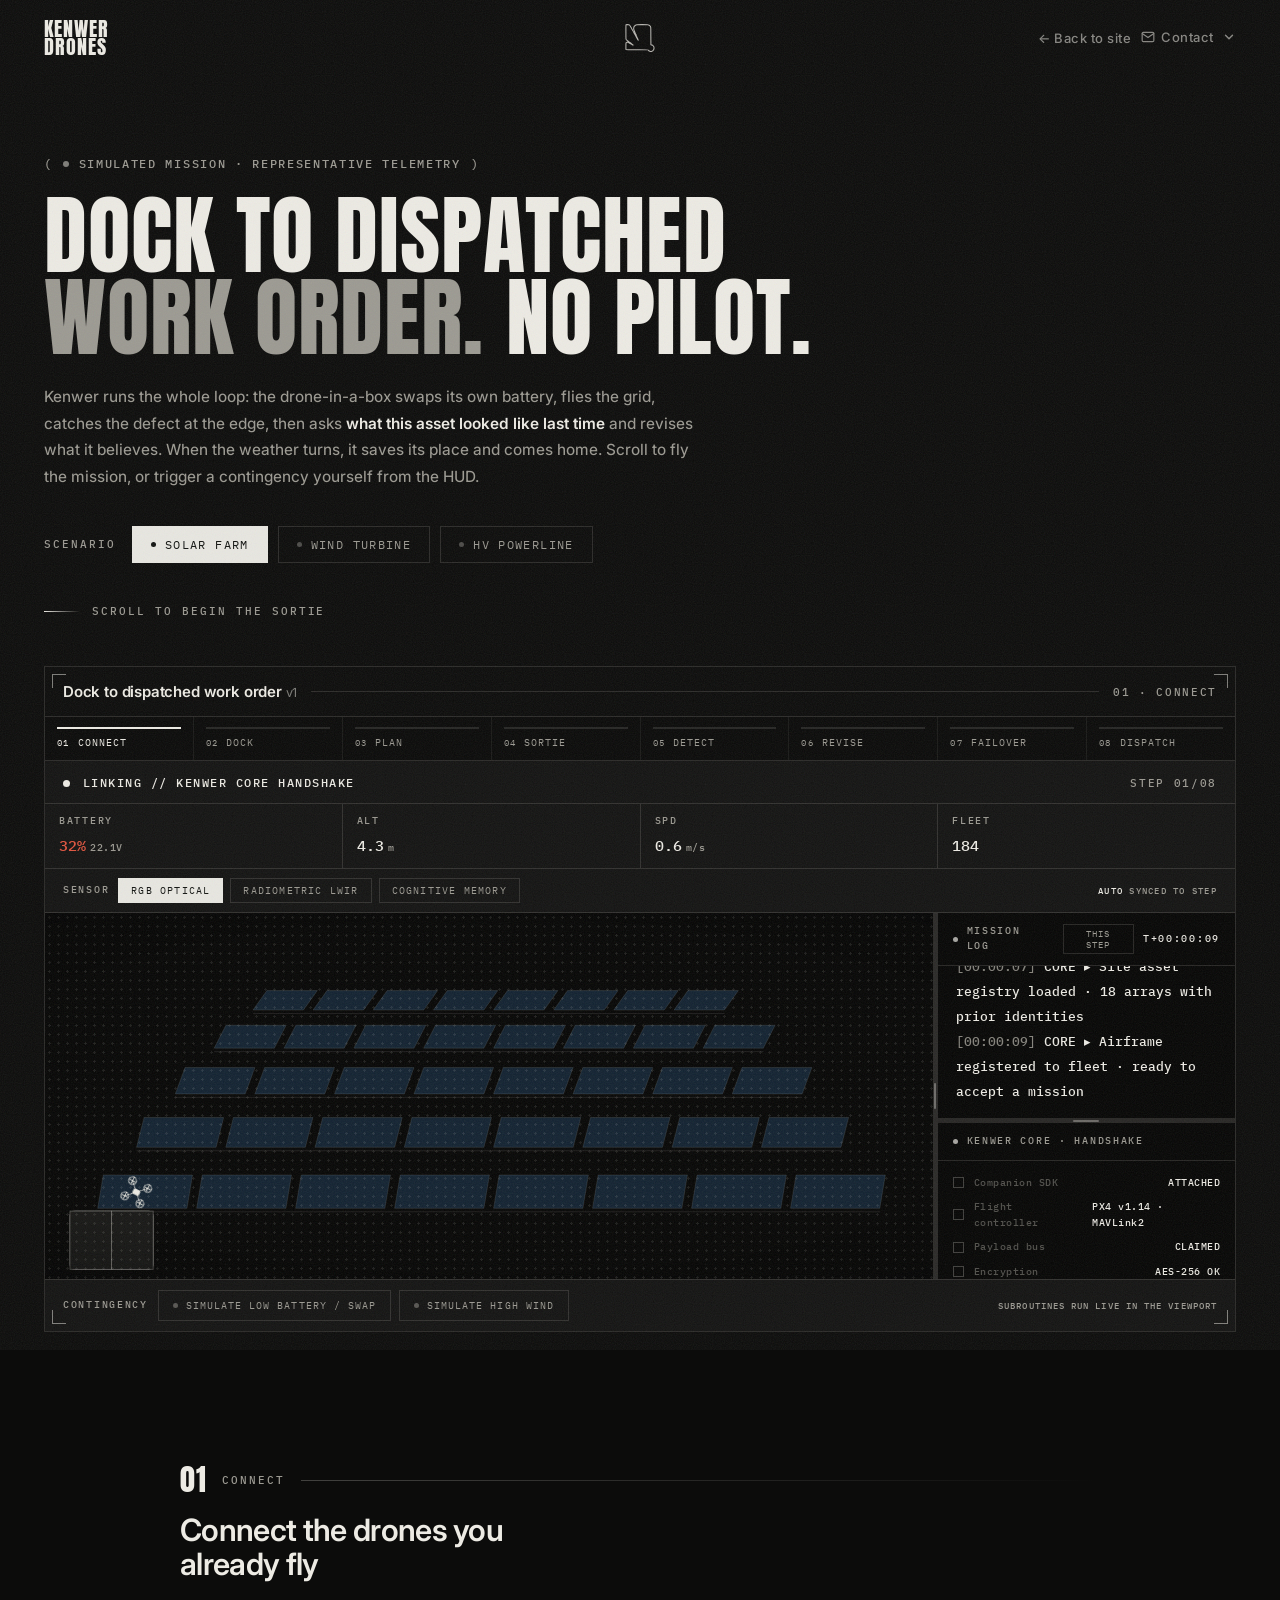
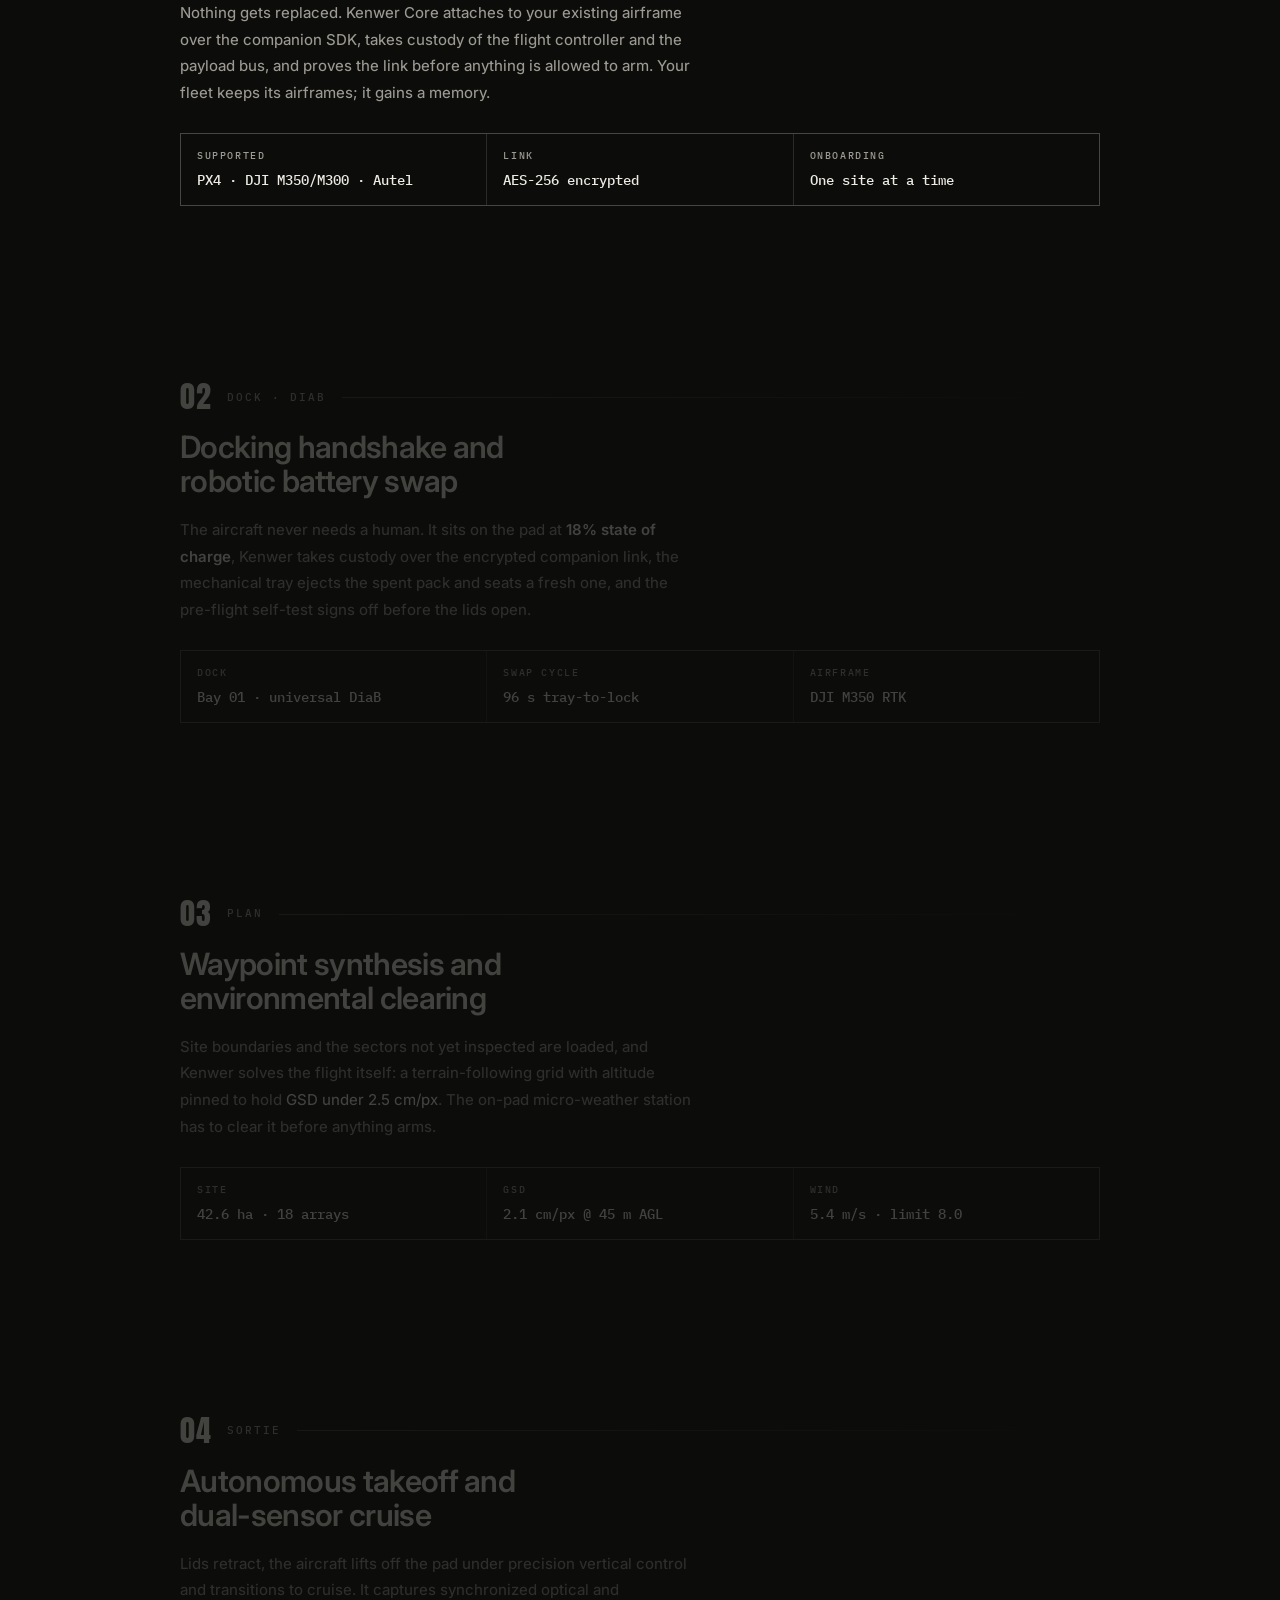
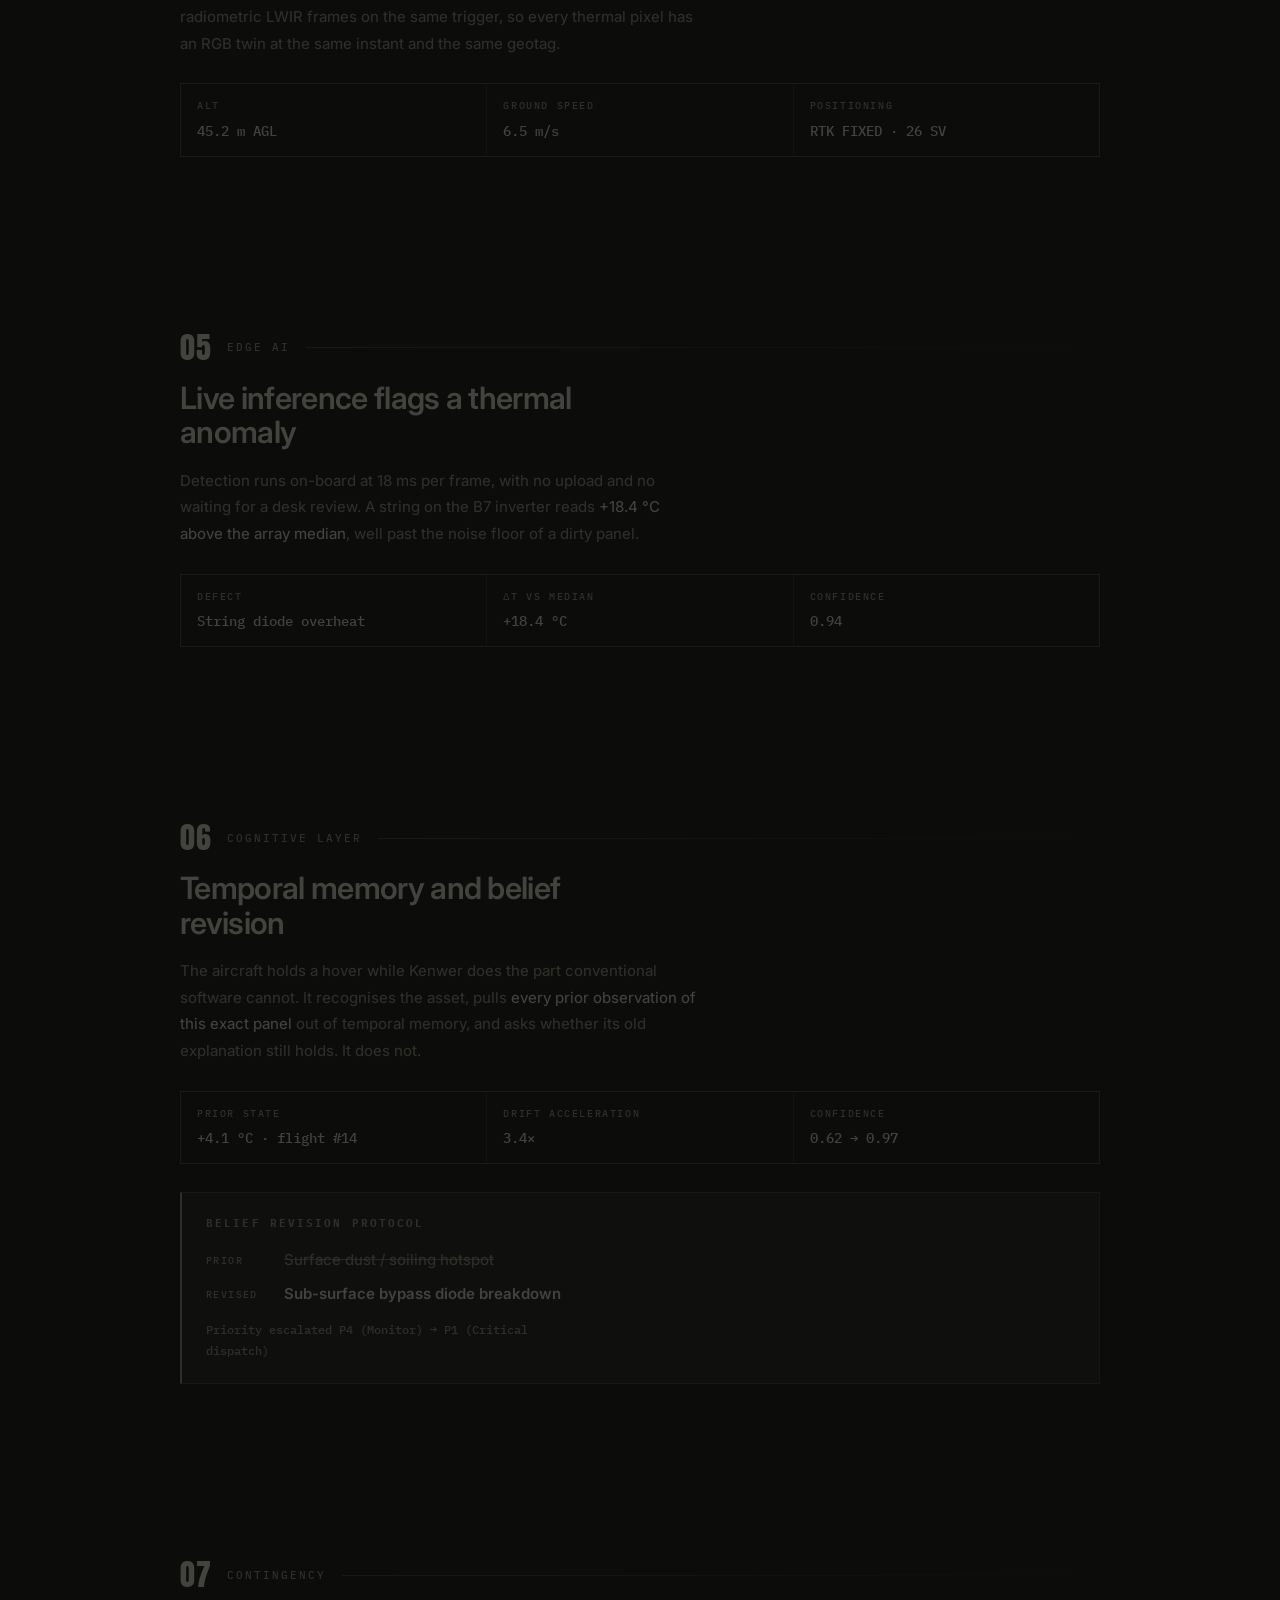
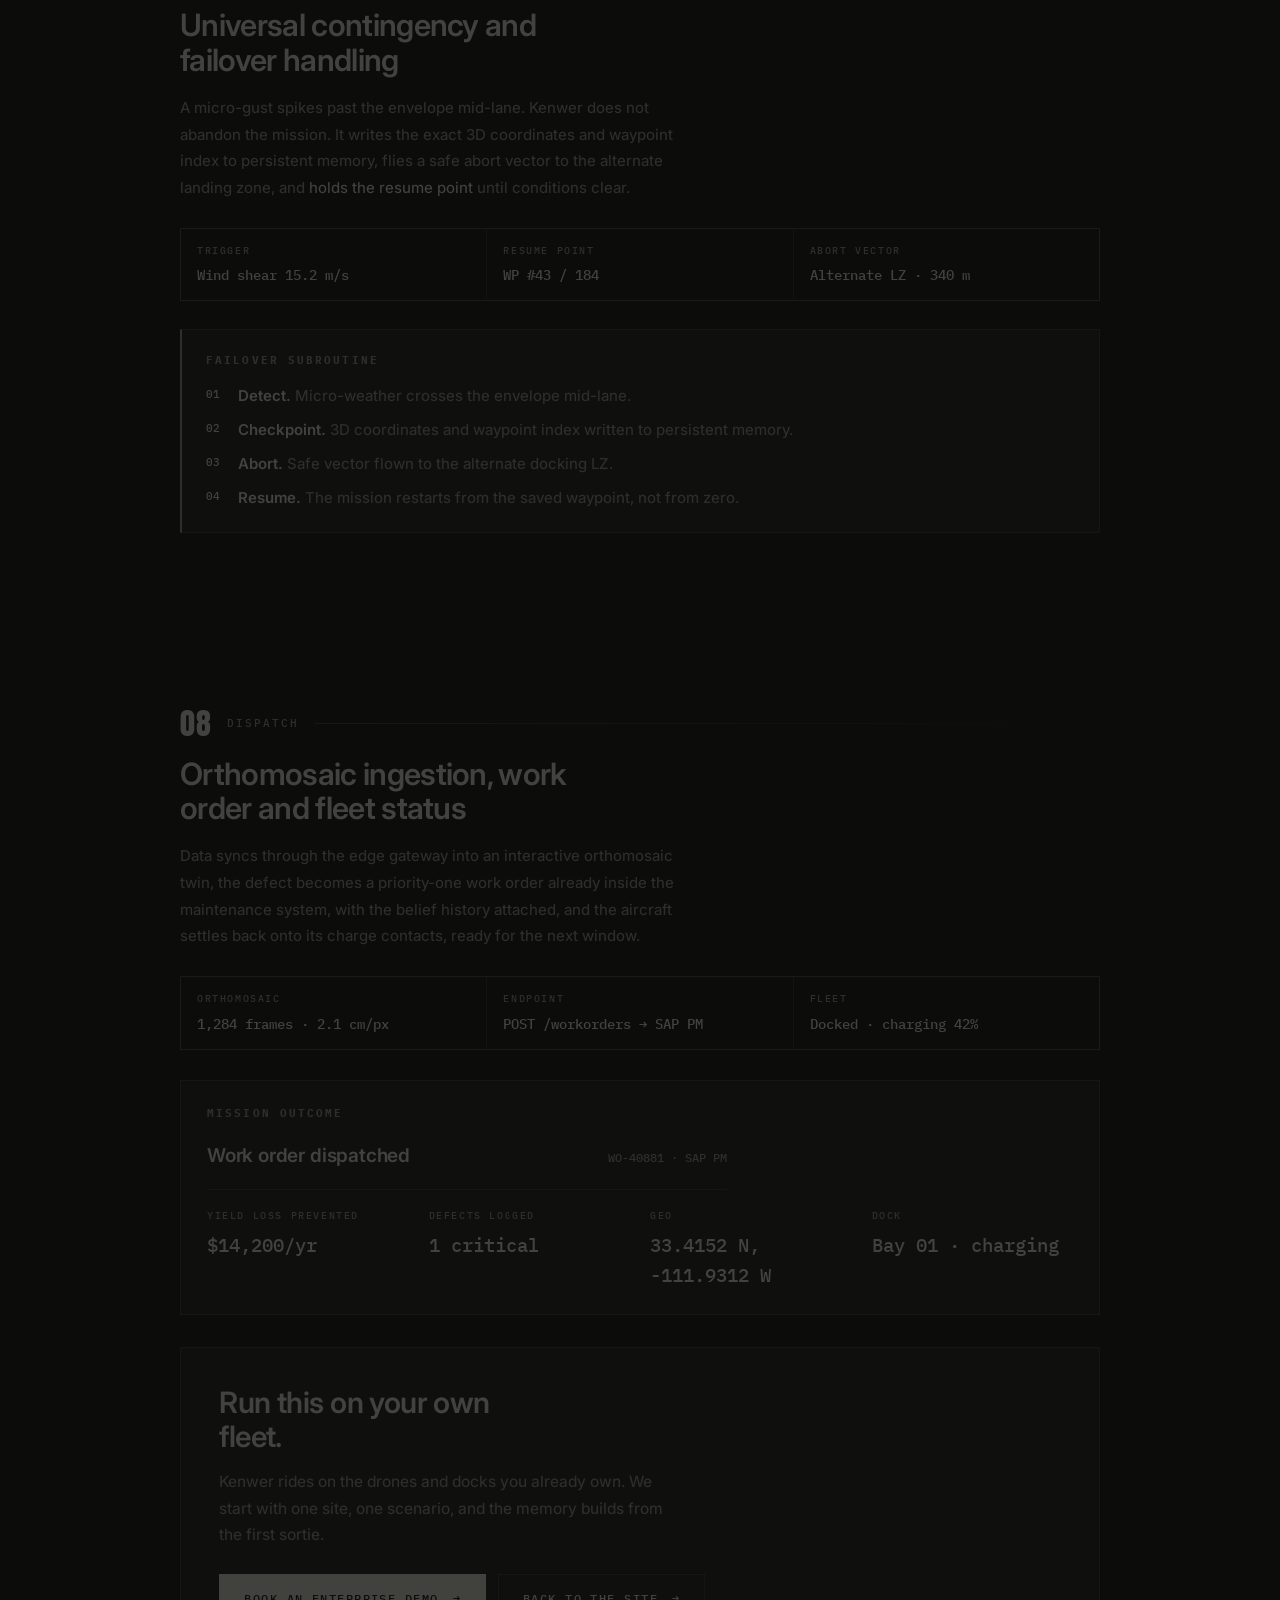
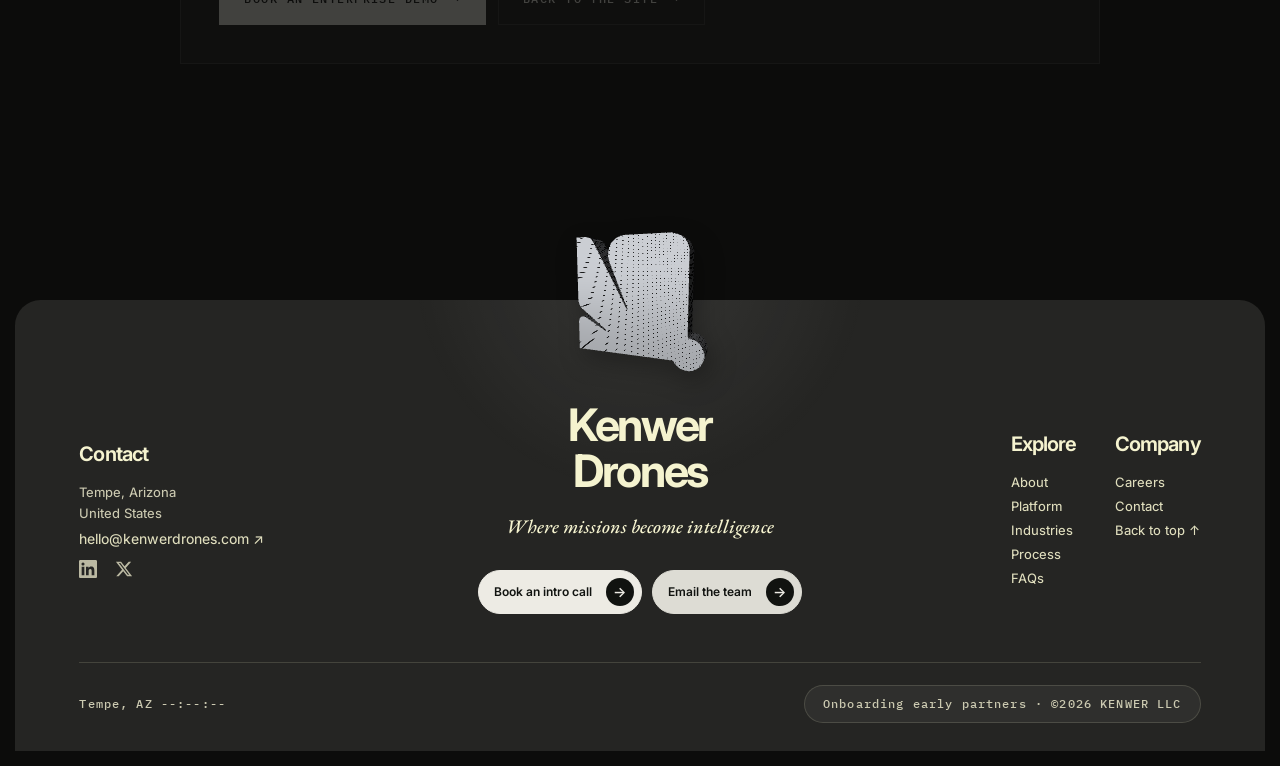
<file: mission-v1.html>
<!DOCTYPE html>
<html lang="en">
<head>
<meta charset="UTF-8">
<meta name="viewport" content="width=device-width, initial-scale=1.0">
<title>Simulated Mission v1 | Kenwer Drones</title>
<meta name="description" content="Fly a full Kenwer mission: drone-in-a-box battery swap, autonomous sortie, edge anomaly detection, belief revision from temporal memory, and contingency divert with mission resume.">
<meta name="robots" content="noindex">
<link rel="icon" href="/favicon.ico?v=kenwer-black-2" type="image/x-icon">
<link rel="alternate icon" href="/favicon.svg?v=kenwer-black-2" type="image/svg+xml">
<link rel="apple-touch-icon" href="/favicon.png?v=kenwer-black-2">

<meta property="og:type" content="website">
<meta property="og:url" content="https://www.kenwerdrones.com/mission.html">
<meta property="og:title" content="Simulated Mission | Kenwer Drones">
<meta property="og:description" content="Docking station to dispatched work order: a scroll-driven walkthrough of an end-to-end autonomous inspection, including belief revision and contingency failover.">
<meta property="og:image" content="https://www.kenwerdrones.com/kenwer-noir.png">
<meta name="twitter:card" content="summary_large_image">

<link rel="preconnect" href="https://fonts.googleapis.com">
<link rel="preconnect" href="https://fonts.gstatic.com" crossorigin>
<link href="https://fonts.googleapis.com/css2?family=Anton&family=EB+Garamond:wght@400;500;600&family=Inter:wght@400;450;500;600;700&family=IBM+Plex+Mono:wght@400;500&display=swap" rel="stylesheet">
<link rel="stylesheet" href="css/style.css?v=featured-cards-2">
<link rel="stylesheet" href="css/footer-v1.css?v=flight-paths-quad-2">
<link rel="stylesheet" href="css/mission-v1.css?v=v1">
</head>
<body class="sim-page">

<div class="grain" aria-hidden="true"></div>

<!-- ================= NAV (same shell as the home page) ================= -->
<nav id="nav">
  <div class="wrap nav-in">
    <a class="brand" href="index.html" aria-label="Kenwer Drones"><span>KENW<span class="o">E</span>R</span><span>Drones</span></a>
    <a class="nav-mark" id="navMark" href="index.html" aria-label="Kenwer">
      <svg viewBox="0 0 200 200"><path d="M 6.4,11.2 C 5.9,11.7 5.9,104.0 6.5,105.2 C 6.7,105.8 6.9,106.5 6.9,106.9 C 6.9,107.8 7.6,109.4 8.5,110.4 C 9.0,110.9 9.3,111.5 9.3,111.6 C 9.3,112.0 14.0,116.7 15.7,117.9 C 16.3,118.4 17.9,119.4 19.1,120.2 C 20.4,121.1 21.8,122.1 22.4,122.6 C 23.3,123.3 23.8,123.7 26.4,125.6 C 26.9,125.9 27.8,126.6 28.5,127.1 C 29.7,128.1 31.4,129.4 32.8,130.4 C 33.3,130.7 34.2,131.4 34.8,131.9 C 37.5,134.0 38.6,134.8 41.0,136.4 C 42.4,137.4 43.8,138.5 44.2,138.9 C 44.5,139.3 45.9,140.3 47.1,141.1 C 48.4,141.9 50.1,143.2 50.9,143.9 C 51.7,144.7 52.8,145.6 53.3,146.0 C 54.3,146.8 54.6,147.3 54.0,147.3 C 53.6,147.3 47.6,144.3 46.7,143.6 C 46.2,143.3 44.1,142.1 41.9,141.0 C 39.8,139.9 37.8,138.8 37.5,138.7 C 37.3,138.4 36.0,137.7 34.7,137.0 C 33.4,136.3 32.2,135.6 31.9,135.4 C 31.7,135.2 29.4,134.0 26.7,132.6 C 24.1,131.3 21.8,130.1 21.6,129.8 C 16.8,125.5 8.6,127.4 6.6,133.3 C 6.0,135.4 5.7,176.9 6.4,177.6 C 6.6,177.8 23.2,177.9 79.0,177.9 C 160.0,177.9 153.4,177.7 154.6,180.1 C 155.7,182.4 162.0,187.5 163.8,187.5 C 164.0,187.5 164.9,187.9 165.8,188.3 C 168.5,189.5 176.2,189.5 178.8,188.3 C 179.8,187.9 180.7,187.5 180.9,187.5 C 181.5,187.5 187.5,183.1 187.5,182.7 C 187.5,182.5 188.0,181.8 188.7,181.1 C 189.4,180.4 189.9,179.7 189.9,179.6 C 189.9,179.4 190.2,178.9 190.5,178.5 C 190.9,178.1 191.8,176.0 192.5,173.7 C 194.6,167.6 194.5,164.2 192.2,159.1 C 191.8,158.3 191.5,157.5 191.5,157.3 C 191.5,157.1 191.2,156.5 190.7,155.9 C 190.3,155.4 189.9,154.8 189.9,154.6 C 189.9,154.4 189.6,154.1 189.3,153.8 C 189.0,153.5 188.6,152.9 188.4,152.4 C 188.2,151.9 187.6,151.2 186.9,150.8 C 186.3,150.4 185.4,149.8 185.0,149.4 C 183.1,147.7 178.6,145.9 175.9,145.9 C 174.1,145.9 173.0,145.6 172.7,144.9 C 172.6,144.7 172.4,119.2 172.3,88.2 C 172.2,42.6 172.1,31.8 171.8,30.8 C 170.7,27.1 170.4,26.1 169.7,24.7 C 169.3,23.9 168.7,22.8 168.3,22.4 C 167.9,21.9 167.5,21.4 167.5,21.2 C 167.5,20.7 163.1,16.3 161.4,15.3 C 159.1,13.7 157.9,13.2 151.5,11.4 C 149.6,10.8 81.7,10.7 80.3,11.3 C 79.8,11.5 78.9,11.7 78.4,11.7 C 76.8,11.7 72.1,13.4 70.3,14.6 C 69.5,15.3 68.2,16.1 67.6,16.6 C 65.8,17.9 64.4,19.2 64.4,19.6 C 64.4,19.8 63.9,20.5 63.3,21.2 C 61.7,22.9 58.8,28.8 58.8,30.3 C 58.8,30.9 58.6,31.8 58.4,32.4 C 57.9,33.7 57.9,40.0 58.4,41.3 C 58.6,41.8 58.8,42.7 58.8,43.4 C 58.8,44.1 59.2,45.2 60.0,46.9 C 60.7,48.3 61.2,49.5 61.2,49.7 C 61.2,49.9 61.6,50.8 62.0,51.7 C 62.5,52.7 62.8,53.6 62.8,53.7 C 62.8,53.9 63.2,54.8 63.6,55.7 C 64.1,56.7 64.4,57.6 64.4,57.7 C 64.4,57.9 65.0,59.1 65.6,60.5 C 66.3,61.9 66.8,63.1 66.8,63.3 C 66.8,63.5 67.4,64.7 68.0,66.1 C 68.7,67.5 69.2,68.7 69.2,68.9 C 69.2,69.0 69.6,69.9 70.0,70.9 C 70.5,71.8 70.8,72.7 70.8,72.9 C 70.8,73.1 71.3,74.3 72.0,75.7 C 72.7,77.1 73.2,78.3 73.2,78.5 C 73.2,78.6 73.6,79.5 74.0,80.5 C 74.5,81.4 74.8,82.3 74.8,82.5 C 74.8,82.6 75.2,83.5 75.6,84.5 C 76.1,85.4 76.4,86.3 76.4,86.5 C 76.4,86.7 76.9,87.9 77.6,89.3 C 78.3,90.6 78.8,91.9 78.8,92.1 C 78.8,92.2 79.3,93.5 80.0,94.9 C 80.7,96.2 81.2,97.5 81.2,97.7 C 81.2,97.8 81.7,99.1 82.4,100.4 C 83.0,101.8 83.7,103.6 84.0,104.5 C 84.3,105.4 85.0,107.2 85.7,108.6 C 86.3,109.9 86.8,111.2 86.8,111.5 C 86.8,111.7 87.1,112.4 87.5,113.2 C 88.2,114.7 88.3,114.8 87.7,114.8 C 87.5,114.8 86.9,113.8 86.2,112.5 C 85.6,111.3 84.9,110.0 84.5,109.6 C 84.2,109.2 83.0,107.2 82.0,105.0 C 80.9,102.9 79.9,101.0 79.7,100.9 C 79.5,100.7 78.8,99.4 78.1,98.1 C 77.4,96.7 76.7,95.4 76.4,95.2 C 76.1,94.9 75.8,94.2 75.6,93.6 C 75.5,93.0 75.2,92.3 74.9,92.1 C 74.7,91.9 74.0,90.6 73.3,89.3 C 72.7,87.9 71.9,86.7 71.7,86.5 C 71.5,86.3 70.4,84.3 69.3,82.1 C 68.2,79.9 67.1,77.9 66.9,77.7 C 66.7,77.5 65.8,75.9 64.9,74.1 C 64.0,72.3 63.1,70.7 62.9,70.5 C 62.7,70.3 61.6,68.3 60.5,66.1 C 59.4,63.9 58.3,61.9 58.1,61.7 C 57.9,61.5 57.2,60.3 56.5,58.9 C 55.9,57.6 55.2,56.3 54.9,56.1 C 54.7,56.0 53.5,53.6 52.1,50.9 C 50.8,48.2 49.5,45.9 49.3,45.7 C 49.1,45.5 48.6,44.6 48.1,43.7 C 47.7,42.8 47.2,41.9 47.0,41.8 C 46.7,41.6 45.5,39.2 44.1,36.5 C 42.8,33.8 41.5,31.5 41.3,31.3 C 41.1,31.1 40.6,30.3 40.2,29.3 C 39.7,28.4 39.2,27.5 39.0,27.3 C 38.7,27.2 38.0,25.9 37.4,24.5 C 36.7,23.2 36.0,21.9 35.8,21.8 C 35.5,21.6 34.8,20.3 34.2,19.0 C 32.3,15.1 29.7,13.0 25.1,11.4 C 23.1,10.7 7.0,10.5 6.4,11.2"/></svg>
    </a>
    <div class="nav-right">
      <a class="contact-nav-link" href="index.html">← Back to site</a>
      <div class="contact-drop" id="contactDrop">
        <button class="contact-nav-link" id="contactToggle" aria-expanded="false" aria-haspopup="true"><svg xmlns="http://www.w3.org/2000/svg" viewBox="0 0 24 24" fill="none" stroke="currentColor" stroke-width="2" stroke-linecap="round" stroke-linejoin="round"><path d="M4 4h16c1.1 0 2 .9 2 2v12c0 1.1-.9 2-2 2H4c-1.1 0-2-.9-2-2V6c0-1.1.9-2 2-2z"/><polyline points="22,6 12,13 2,6"/></svg>Contact<svg class="contact-chevron" xmlns="http://www.w3.org/2000/svg" width="10" height="10" viewBox="0 0 24 24" fill="none" stroke="currentColor" stroke-width="2.5" stroke-linecap="round" stroke-linejoin="round"><polyline points="6 9 12 15 18 9"/></svg></button>
        <div class="contact-menu" id="contactMenu" aria-hidden="true">
          <a href="https://www.linkedin.com/company/kenwer-drones/" target="_blank" rel="noopener"><svg xmlns="http://www.w3.org/2000/svg" width="16" height="16" viewBox="0 0 24 24" fill="currentColor"><path d="M20.447 20.452h-3.554v-5.569c0-1.328-.027-3.037-1.852-3.037-1.853 0-2.136 1.445-2.136 2.939v5.667H9.351V9h3.414v1.561h.046c.477-.9 1.637-1.85 3.37-1.85 3.601 0 4.267 2.37 4.267 5.455v6.286zM5.337 7.433a2.062 2.062 0 01-2.063-2.065 2.064 2.064 0 112.063 2.065zm1.782 13.019H3.555V9h3.564v11.452zM22.225 0H1.771C.792 0 0 .774 0 1.729v20.542C0 23.227.792 24 1.771 24h20.451C23.2 24 24 23.227 24 22.271V1.729C24 .774 23.2 0 22.222 0h.003z"/></svg>LinkedIn</a>
          <a href="https://x.com/KenwerDrones" target="_blank" rel="noopener"><svg xmlns="http://www.w3.org/2000/svg" width="16" height="16" viewBox="0 0 24 24" fill="currentColor"><path d="M18.244 2.25h3.308l-7.227 8.26 8.502 11.24H16.17l-5.214-6.817L4.99 21.75H1.68l7.73-8.835L1.254 2.25H8.08l4.713 6.231zm-1.161 17.52h1.833L7.084 4.126H5.117z"/></svg>X</a>
          <a href="mailto:hello@kenwerdrones.com"><svg xmlns="http://www.w3.org/2000/svg" width="16" height="16" viewBox="0 0 24 24" fill="none" stroke="currentColor" stroke-width="2" stroke-linecap="round" stroke-linejoin="round"><path d="M4 4h16c1.1 0 2 .9 2 2v12c0 1.1-.9 2-2 2H4c-1.1 0-2-.9-2-2V6c0-1.1.9-2 2-2z"/><polyline points="22,6 12,13 2,6"/></svg>Email us</a>
        </div>
      </div>
    </div>
  </div>
</nav>

<main>

  <!-- ================= HERO ================= -->
  <header class="mhero sec-dark" id="top">
    <div class="wrap">
      <p class="plabel"><i aria-hidden="true"></i> Simulated mission · representative telemetry</p>
      <h1 class="disp">Dock to dispatched<br><em>work order.</em> No pilot.</h1>
      <p class="lede">
        Kenwer runs the whole loop: the drone-in-a-box swaps its own battery, flies the grid, catches the
        defect at the edge, then asks <strong>what this asset looked like last time</strong> and revises what
        it believes. When the weather turns, it saves its place and comes home. Scroll to fly the mission,
        or trigger a contingency yourself from the HUD.
      </p>

      <div class="scenarios" role="group" aria-label="Choose an inspection scenario">
        <span class="lbl">Scenario</span>
        <button class="pill" type="button" data-scenario="solar" aria-pressed="true"><i aria-hidden="true"></i>Solar Farm</button>
        <button class="pill" type="button" data-scenario="wind" aria-pressed="false"><i aria-hidden="true"></i>Wind Turbine</button>
        <button class="pill" type="button" data-scenario="powerline" aria-pressed="false"><i aria-hidden="true"></i>HV Powerline</button>
      </div>

      <p class="scroll-cue"><span aria-hidden="true"></span> Scroll to begin the sortie</p>
    </div>
  </header>

  <!-- ================= SIMULATION ================= -->
  <section class="sim sec-dark" id="sim" aria-label="Mission simulation">
    <div class="wrap sim-grid">

      <!-- The simulation window: pinned to the top while the narrative scrolls under it. -->
      <div class="stage">
        <div class="hud" id="hud" data-tone="link">

          <div class="hud-title">
            <span class="ht-name">Dock to dispatched work order <small style="opacity:.5;font-weight:400">v1</small></span>
            <span class="ht-sep" aria-hidden="true"></span>
            <span class="ht-step" id="hudStepName">01 · Connect</span>
          </div>

          <span class="bracket tl" aria-hidden="true"></span>
          <span class="bracket tr" aria-hidden="true"></span>
          <span class="bracket bl" aria-hidden="true"></span>
          <span class="bracket br" aria-hidden="true"></span>

          <nav class="spine" id="spine" aria-label="Mission stages"></nav>

          <div class="hud-top">
            <div class="status-row">
              <span class="status-dot" aria-hidden="true"></span>
              <span class="status-txt" id="hudStatus" role="status" aria-live="polite">STANDBY // AWAITING LINK</span>
              <span class="step-count" id="stepCount">STEP 01/08</span>
            </div>

            <dl class="telemetry" id="telemetry">
              <div class="tele" data-cell="batt"><dt>Battery</dt><dd><span data-tele="batt">0</span>%<small data-note="batt">·</small></dd></div>
              <div class="tele"><dt>Alt</dt><dd><span data-tele="alt">0.0</span><small>m</small></dd></div>
              <div class="tele" data-cell="spd"><dt>Spd</dt><dd><span data-tele="spd">0.0</span><small data-note="spd">m/s</small></dd></div>
              <div class="tele" data-slot="a" hidden><dt data-label="a">·</dt><dd><span data-tele="a">·</span></dd></div>
            </dl>

            <div class="sensor-row" role="group" aria-label="Sensor mode">
              <span class="lbl">Sensor</span>
              <button class="mode" type="button" data-mode="rgb" aria-pressed="false">RGB Optical</button>
              <button class="mode" type="button" data-mode="thermal" aria-pressed="false">Radiometric LWIR</button>
              <button class="mode" type="button" data-mode="memory" aria-pressed="false">Cognitive Memory</button>
              <span class="srcstate" id="srcState"><b>AUTO</b> <span id="srcNote">synced to step</span></span>
            </div>
          </div>

          <div class="hud-body">
          <div class="hud-view">
            <div class="scene-wrap" id="sceneWrap">

              <!-- "meet" (not "slice") so the dock pad and the outer array rows
                   are never cropped on wide, short viewports. -->
              <svg class="scene" id="scene" viewBox="0 0 1280 520" preserveAspectRatio="xMidYMid meet" aria-hidden="true">
                <defs>
                  <linearGradient id="sweepGrad" x1="0" y1="0" x2="0" y2="1">
                    <stop offset="0" stop-color="#EDEBE4" stop-opacity="0"/>
                    <stop offset=".5" stop-color="#EDEBE4" stop-opacity=".16"/>
                    <stop offset="1" stop-color="#EDEBE4" stop-opacity="0"/>
                  </linearGradient>
                </defs>
                <!-- geometry, dock, grid, flight and drone layers injected by mission.js -->
              </svg>

              <div class="instruments" aria-hidden="true">
                <svg class="reticle" viewBox="0 0 1280 520" preserveAspectRatio="xMidYMid meet">
                  <line x1="640" y1="236" x2="640" y2="252"/>
                  <line x1="640" y1="268" x2="640" y2="284"/>
                  <line x1="604" y1="260" x2="620" y2="260"/>
                  <line x1="660" y1="260" x2="676" y2="260"/>
                  <circle cx="640" cy="260" r="44"/>
                </svg>

                <div class="horizon">
                  <div class="heading"><div class="heading-tape" id="headingTape"></div></div>
                  <div class="horizon-box">
                    <div class="horizon-ball" id="horizonBall"></div>
                    <span class="fix"></span>
                  </div>
                </div>

                <svg class="radar" viewBox="0 0 100 100">
                  <circle class="rim" cx="50" cy="50" r="47"/>
                  <circle class="ring" cx="50" cy="50" r="32"/>
                  <circle class="ring" cx="50" cy="50" r="17"/>
                  <line class="cross" x1="3" y1="50" x2="97" y2="50"/>
                  <line class="cross" x1="50" y1="3" x2="50" y2="97"/>
                  <g class="sweep-arm">
                    <line x1="50" y1="50" x2="50" y2="3" stroke="#EDEBE4" stroke-width="1" opacity=".55"/>
                  </g>
                  <g id="radarBlips"></g>
                  <circle class="blip self" cx="50" cy="50" r="2.2"/>
                </svg>
              </div>

              <div class="overlays" id="overlays">
                <div class="cog-wash" aria-hidden="true"></div>
                <svg class="memory-link" id="memoryLink" aria-hidden="true"><line x1="0" y1="0" x2="0" y2="0"/></svg>

                <div class="anom ghost" id="anomGhost" aria-hidden="true">
                  <span class="tagline" id="ghostTag">T-30 DAYS</span>
                  <span class="subline" id="ghostSub">archived</span>
                </div>

                <div class="anom" id="anomLive" aria-hidden="true">
                  <span class="tagline" id="liveTag">ANOMALY</span>
                  <span class="subline" id="liveSub">analysing</span>
                </div>

                <div class="card memory-card" id="memoryCard">
                  <h4><i aria-hidden="true"></i> <span id="memTitle">Cognitive Identity · Temporal Memory</span></h4>
                  <div class="mrow past">
                    <div class="k"><span id="memPastK">Prior</span><b id="memPastV">·</b></div>
                    <div class="bar"><i id="memPastBar"></i></div>
                  </div>
                  <div class="mrow crit">
                    <div class="k"><span id="memNowK">Current</span><b id="memNowV">·</b></div>
                    <div class="bar"><i id="memNowBar"></i></div>
                  </div>
                  <div class="mrow">
                    <div class="k"><span>Belief confidence</span><b id="memConfV">·</b></div>
                    <div class="bar"><i id="memConfBar"></i></div>
                  </div>
                </div>

                <div class="card result-card" id="resultCard">
                  <div class="result-head">
                    <h4><i aria-hidden="true"></i> <span id="resultTitle">Work order dispatched</span></h4>
                    <span class="wo" id="resultWO">·</span>
                  </div>
                  <dl class="result-metrics" id="resultMetrics"></dl>
                </div>

                <div class="alert" id="alertBox" role="alert">
                  <h4 id="alertTitle">Contingency</h4>
                  <p id="alertBody">·</p>
                  <p class="resume" id="alertResume">·</p>
                </div>
              </div>
            </div>
          </div>

          <div class="rsz rsz-x" id="rszRail" role="separator" aria-orientation="vertical"
               tabindex="0" aria-label="Resize the mission log and dock panels"></div>

          <aside class="hud-rail" id="hudRail">
            <section class="rail-panel panel-log">
              <header class="rail-head">
                <i aria-hidden="true"></i> Mission log
                <button class="log-filter" type="button" id="logFilter" aria-pressed="false"
                        title="Show only the current step">This step</button>
                <span class="rt" id="termClock">T+00:00:00</span>
              </header>
              <div class="term-body" id="termBody" role="log" aria-live="polite" aria-label="Mission log"></div>
            </section>

            <div class="rsz rsz-y" id="rszLog" role="separator" aria-orientation="horizontal"
                 tabindex="0" aria-label="Resize the mission log"></div>

            <section class="rail-panel panel-dock">
              <header class="rail-head">
                <i aria-hidden="true"></i> <span id="dockTitle">Dock bay</span>
              </header>
              <div class="checks" id="dockChecks"></div>
            </section>
          </aside>
          </div>

          <div class="hud-controls">
            <span class="lbl">Contingency</span>
            <button class="ctl batt" type="button" id="ctlBattery"><i aria-hidden="true"></i>Simulate low battery / swap</button>
            <button class="ctl wind" type="button" id="ctlWind"><i aria-hidden="true"></i>Simulate high wind</button>
            <span class="hint" id="ctlHint">Subroutines run live in the viewport</span>
          </div>

        </div>
      </div>

      <!-- Narrative, below the window. Scrolling this is what drives the simulation. -->
      <div class="narrative" id="narrative">
        <noscript>
          <article class="step is-active">
            <h2>Mission walkthrough</h2>
            <p>
              This simulator runs on JavaScript. The seven-step autonomous lifecycle it animates is:
              <strong>01</strong> docking-station handshake and robotic battery swap;
              <strong>02</strong> waypoint synthesis with micro-weather and airspace clearing;
              <strong>03</strong> precision takeoff and RTK-locked cruise sortie;
              <strong>04</strong> on-board edge inference flagging a thermal anomaly;
              <strong>05</strong> the Cognitive Identity Layer querying temporal memory and revising its
              diagnosis; <strong>06</strong> autonomous contingency handling, a wind-shear divert with the
              resume point written to persistent memory; and <strong>07</strong> orthomosaic ingestion, ERP
              work-order dispatch, and the drone back on charge contacts.
            </p>
          </article>
        </noscript>
      </div>
    </div>
  </section>
</main>

<!-- ================= FOOTER (same as the home page) ================= -->
<footer class="sec-dark footer">
  <div class="footer-panel">
    <div class="footer-flow" id="footerFlow" aria-label="Decorative animated flight path. Click and drag the line to reshape it.">
      <svg viewBox="0 0 1400 110" preserveAspectRatio="none" id="flowSvg">
        <path class="flow-hit" id="fp1-hit" data-path="fp1" tabindex="0" role="slider" aria-label="Drag flight path"></path>
        <path class="flow-path" id="fp1"></path>
        <g class="flow-drone flow-quad" id="fd2" aria-hidden="true">
          <line class="fq-arm" x1="-8" y1="-8" x2="8" y2="8"/>
          <line class="fq-arm" x1="8" y1="-8" x2="-8" y2="8"/>
          <circle class="fq-rotor" cx="-8" cy="-8" r="3"/>
          <circle class="fq-rotor" cx="8" cy="-8" r="3"/>
          <circle class="fq-rotor" cx="-8" cy="8" r="3"/>
          <circle class="fq-rotor" cx="8" cy="8" r="3"/>
          <circle class="fq-hub" r="2.4"/>
        </g>
      </svg>
    </div>

    <div class="footer-emblem">
      <canvas class="footer-model" width="200" height="200" tabindex="0" role="img" aria-label="Interactive 3D Kenwer logo. Drag or use arrow keys to rotate. Space pauses rotation. Escape resets."></canvas>
    </div>

    <div class="footer-center">
      <h2 class="footer-word">Kenwer<br>Drones</h2>
      <p class="footer-tag">Where missions become intelligence</p>
      <div class="footer-cta">
        <a class="foot-pill" href="https://cal.com/kenwer-drones/30min" id="footCallBtn" rel="noopener">Book an intro call <span class="pill-arrow" aria-hidden="true">→</span></a>
        <a class="foot-pill ghost" href="mailto:hello@kenwerdrones.com">Email the team <span class="pill-arrow" aria-hidden="true">→</span></a>
      </div>
    </div>

      <div class="footer-col footer-contact">
        <h3>Contact</h3>
        <p>Tempe, Arizona<br>United States</p>
        <a class="fb-email" href="mailto:hello@kenwerdrones.com">hello@kenwerdrones.com <span aria-hidden="true">↗</span></a>
        <div class="fb-social">
          <a href="https://www.linkedin.com/company/kenwer-drones/" target="_blank" rel="noopener noreferrer" aria-label="Kenwer Drones on LinkedIn">
            <svg xmlns="http://www.w3.org/2000/svg" width="18" height="18" viewBox="0 0 24 24" fill="currentColor"><path d="M20.447 20.452h-3.554v-5.569c0-1.328-.027-3.037-1.852-3.037-1.853 0-2.136 1.445-2.136 2.939v5.667H9.351V9h3.414v1.561h.046c.477-.9 1.637-1.85 3.37-1.85 3.601 0 4.267 2.37 4.267 5.455v6.286zM5.337 7.433a2.062 2.062 0 01-2.063-2.065 2.064 2.064 0 112.063 2.065zm1.782 13.019H3.555V9h3.564v11.452zM22.225 0H1.771C.792 0 0 .774 0 1.729v20.542C0 23.227.792 24 1.771 24h20.451C23.2 24 24 23.227 24 22.271V1.729C24 .774 23.2 0 22.222 0h.003z"/></svg>
          </a>
          <a href="https://x.com/KenwerDrones" target="_blank" rel="noopener noreferrer" aria-label="Kenwer Drones on X (Twitter)">
            <svg xmlns="http://www.w3.org/2000/svg" width="18" height="18" viewBox="0 0 24 24" fill="currentColor"><path d="M18.244 2.25h3.308l-7.227 8.26 8.502 11.24H16.17l-5.214-6.817L4.99 21.75H1.68l7.73-8.835L1.254 2.25H8.08l4.713 6.231zm-1.161 17.52h1.833L7.084 4.126H5.117z"/></svg>
          </a>
        </div>
      </div>

      <div class="footer-nav" role="navigation" aria-label="Footer navigation">
        <div class="footer-col">
          <h3>Explore</h3>
          <a href="index.html#gap">About</a>
          <a href="index.html#platform">Platform</a>
          <a href="index.html#deploy">Industries</a>
          <a href="index.html#journey">Process</a>
          <a href="index.html#faq">FAQs</a>
        </div>
        <div class="footer-col">
          <h3>Company</h3>
          <a href="index.html#careers">Careers</a>
          <a href="mailto:hello@kenwerdrones.com">Contact</a>
          <a href="#top">Back to top ↑</a>
        </div>
      </div>

    <div class="footer-base">
      <span class="foot-status"><span id="clock">Tempe, AZ --:--:--</span> <span class="muted" id="clockDate"></span></span>
      <span class="foot-legal muted">Onboarding early partners · ©2026 KENWER LLC</span>
    </div>
  </div>
</footer>

<script src="js/script.js?v=footer-flow-1"></script>
<script src="js/footer-model-v3.js?v=slow-revolution-1"></script>
<script src="js/mission-v1.js?v=v1"></script>
</body>
</html>
</file>
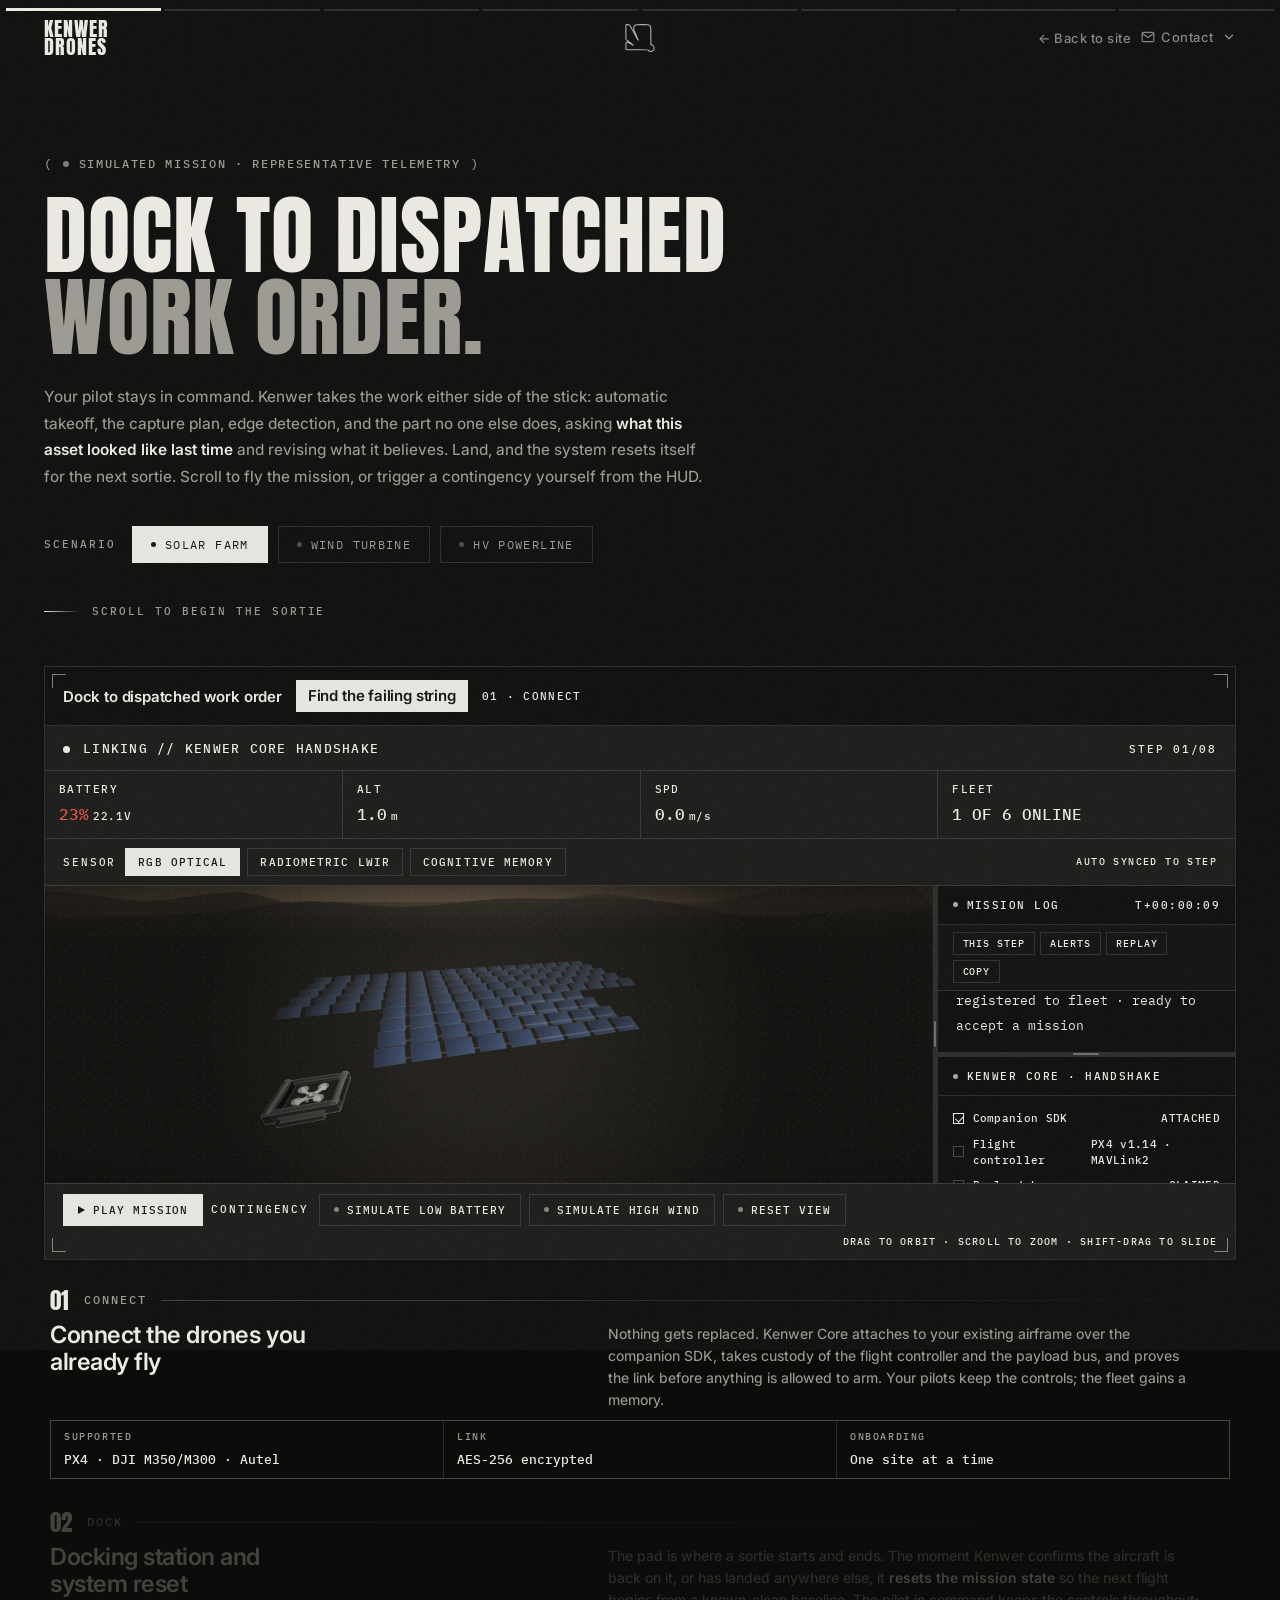
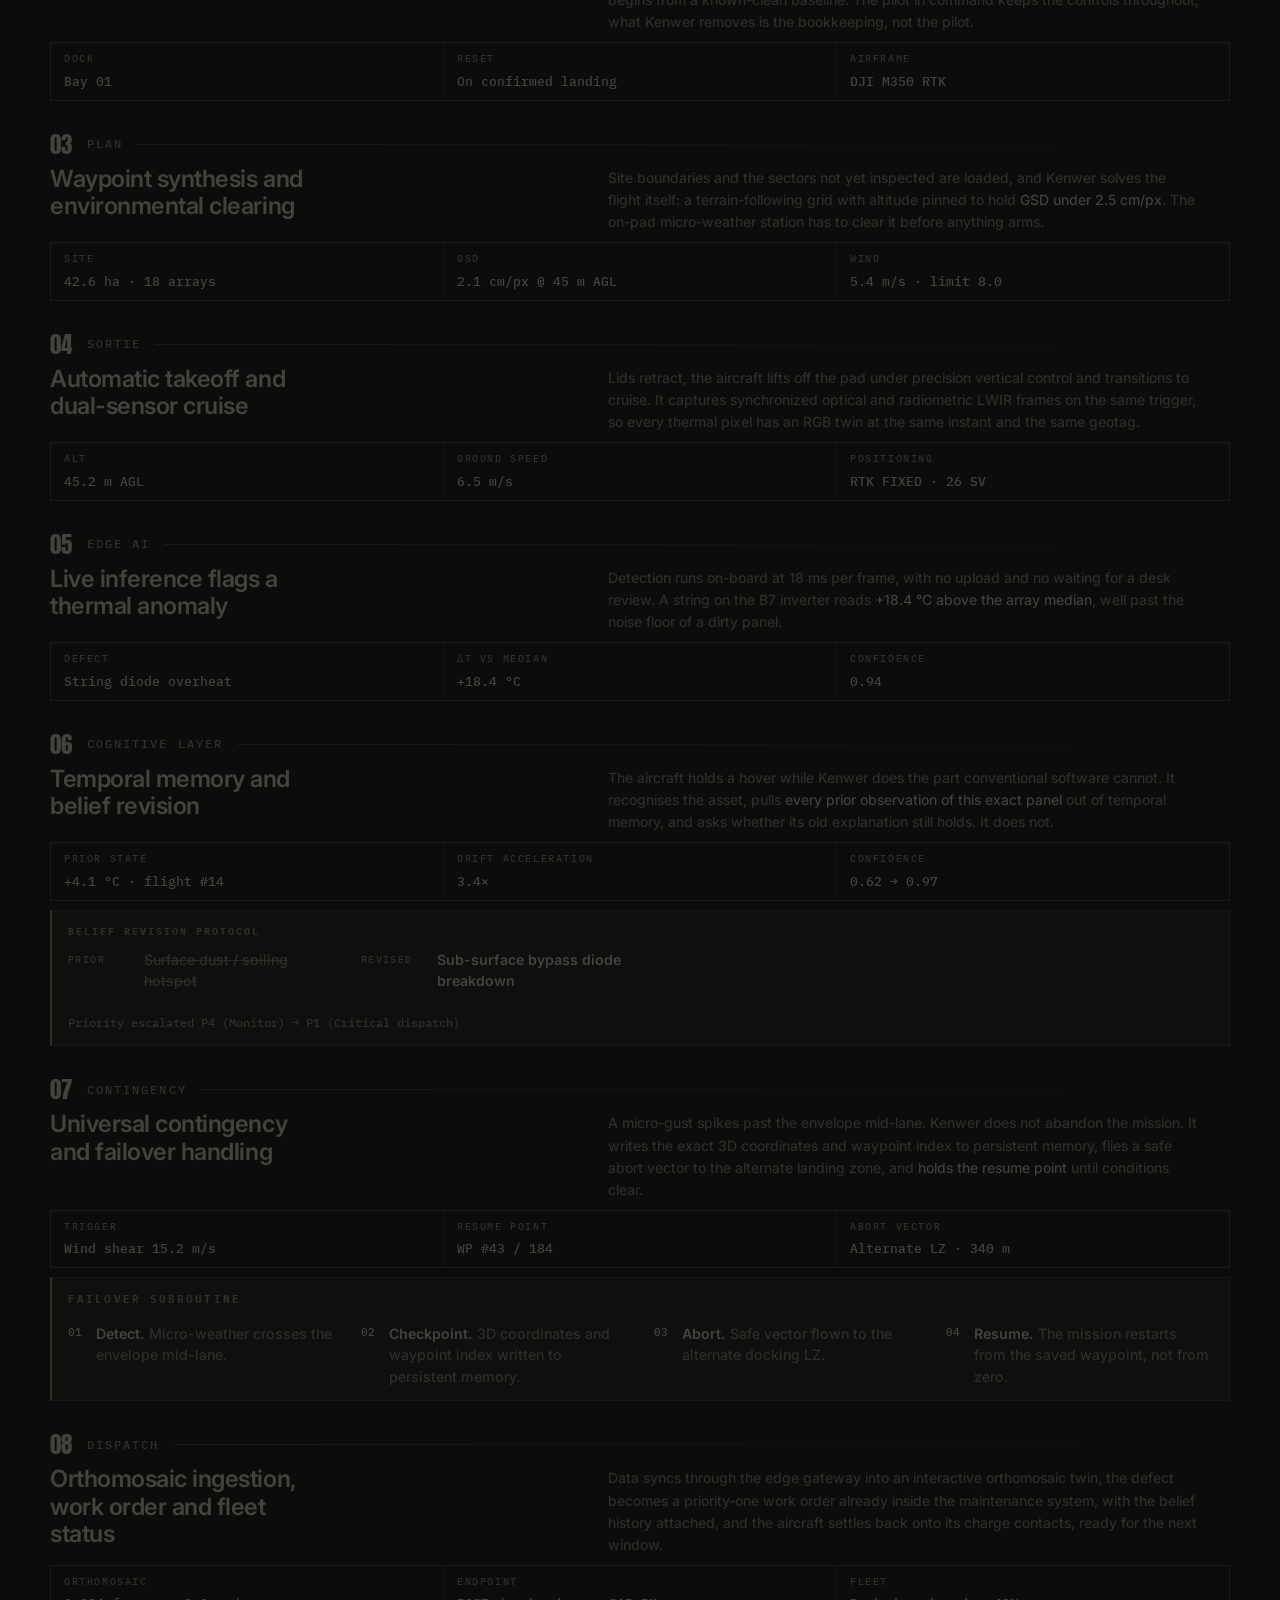
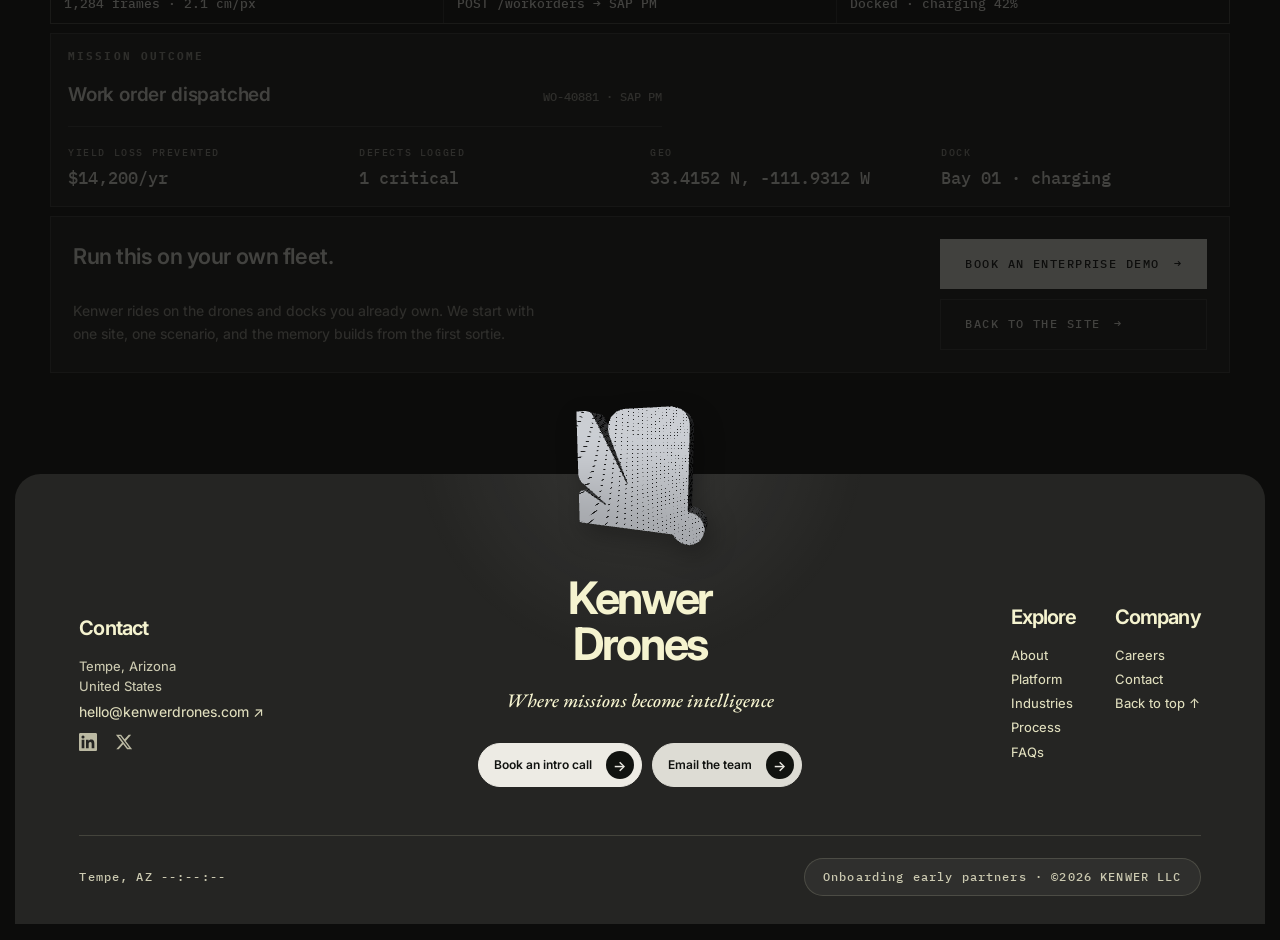
<file: mission.html>
<!DOCTYPE html>
<html lang="en">
<head>
<meta charset="UTF-8">
<meta name="viewport" content="width=device-width, initial-scale=1.0">
<title>Simulated Mission | Kenwer Drones</title>
<meta name="description" content="Fly a full Kenwer mission: docking station reset on landing, automatic takeoff, dual-sensor sortie, edge anomaly detection, belief revision from temporal memory, and contingency divert with mission resume.">
<link rel="canonical" href="https://www.kenwerdrones.com/mission.html">
<link rel="icon" href="/favicon.ico?v=kenwer-black-2" type="image/x-icon">
<link rel="alternate icon" href="/favicon.svg?v=kenwer-black-2" type="image/svg+xml">
<link rel="apple-touch-icon" href="/favicon.png?v=kenwer-black-2">

<meta property="og:type" content="website">
<meta property="og:url" content="https://www.kenwerdrones.com/mission.html">
<meta property="og:title" content="Simulated Mission | Kenwer Drones">
<meta property="og:description" content="Docking station to dispatched work order: a scroll-driven walkthrough of a full inspection sortie, including belief revision and contingency failover.">
<meta property="og:image" content="https://www.kenwerdrones.com/kenwer-noir.png">
<meta name="twitter:card" content="summary_large_image">

<link rel="preconnect" href="https://fonts.googleapis.com">
<link rel="preconnect" href="https://fonts.gstatic.com" crossorigin>
<link href="https://fonts.googleapis.com/css2?family=Anton&family=EB+Garamond:wght@400;500;600&family=Inter:wght@400;450;500;600;700&family=IBM+Plex+Mono:wght@400;500;600;700&display=swap" rel="stylesheet">
<link rel="stylesheet" href="css/style.css?v=sim-sections-1">
<link rel="stylesheet" href="css/footer-v1.css?v=flight-paths-quad-2">
<link rel="stylesheet" href="css/mission.css?v=v25-2">
</head>
<body class="sim-page">

<div class="grain" aria-hidden="true"></div>

<!-- ================= NAV (same shell as the home page) ================= -->
<nav id="nav">
  <div class="wrap nav-in">
    <a class="brand" href="index.html" aria-label="Kenwer Drones"><span>KENW<span class="o">E</span>R</span><span>Drones</span></a>
    <a class="nav-mark" id="navMark" href="index.html" aria-label="Kenwer">
      <svg viewBox="0 0 200 200"><path d="M 6.4,11.2 C 5.9,11.7 5.9,104.0 6.5,105.2 C 6.7,105.8 6.9,106.5 6.9,106.9 C 6.9,107.8 7.6,109.4 8.5,110.4 C 9.0,110.9 9.3,111.5 9.3,111.6 C 9.3,112.0 14.0,116.7 15.7,117.9 C 16.3,118.4 17.9,119.4 19.1,120.2 C 20.4,121.1 21.8,122.1 22.4,122.6 C 23.3,123.3 23.8,123.7 26.4,125.6 C 26.9,125.9 27.8,126.6 28.5,127.1 C 29.7,128.1 31.4,129.4 32.8,130.4 C 33.3,130.7 34.2,131.4 34.8,131.9 C 37.5,134.0 38.6,134.8 41.0,136.4 C 42.4,137.4 43.8,138.5 44.2,138.9 C 44.5,139.3 45.9,140.3 47.1,141.1 C 48.4,141.9 50.1,143.2 50.9,143.9 C 51.7,144.7 52.8,145.6 53.3,146.0 C 54.3,146.8 54.6,147.3 54.0,147.3 C 53.6,147.3 47.6,144.3 46.7,143.6 C 46.2,143.3 44.1,142.1 41.9,141.0 C 39.8,139.9 37.8,138.8 37.5,138.7 C 37.3,138.4 36.0,137.7 34.7,137.0 C 33.4,136.3 32.2,135.6 31.9,135.4 C 31.7,135.2 29.4,134.0 26.7,132.6 C 24.1,131.3 21.8,130.1 21.6,129.8 C 16.8,125.5 8.6,127.4 6.6,133.3 C 6.0,135.4 5.7,176.9 6.4,177.6 C 6.6,177.8 23.2,177.9 79.0,177.9 C 160.0,177.9 153.4,177.7 154.6,180.1 C 155.7,182.4 162.0,187.5 163.8,187.5 C 164.0,187.5 164.9,187.9 165.8,188.3 C 168.5,189.5 176.2,189.5 178.8,188.3 C 179.8,187.9 180.7,187.5 180.9,187.5 C 181.5,187.5 187.5,183.1 187.5,182.7 C 187.5,182.5 188.0,181.8 188.7,181.1 C 189.4,180.4 189.9,179.7 189.9,179.6 C 189.9,179.4 190.2,178.9 190.5,178.5 C 190.9,178.1 191.8,176.0 192.5,173.7 C 194.6,167.6 194.5,164.2 192.2,159.1 C 191.8,158.3 191.5,157.5 191.5,157.3 C 191.5,157.1 191.2,156.5 190.7,155.9 C 190.3,155.4 189.9,154.8 189.9,154.6 C 189.9,154.4 189.6,154.1 189.3,153.8 C 189.0,153.5 188.6,152.9 188.4,152.4 C 188.2,151.9 187.6,151.2 186.9,150.8 C 186.3,150.4 185.4,149.8 185.0,149.4 C 183.1,147.7 178.6,145.9 175.9,145.9 C 174.1,145.9 173.0,145.6 172.7,144.9 C 172.6,144.7 172.4,119.2 172.3,88.2 C 172.2,42.6 172.1,31.8 171.8,30.8 C 170.7,27.1 170.4,26.1 169.7,24.7 C 169.3,23.9 168.7,22.8 168.3,22.4 C 167.9,21.9 167.5,21.4 167.5,21.2 C 167.5,20.7 163.1,16.3 161.4,15.3 C 159.1,13.7 157.9,13.2 151.5,11.4 C 149.6,10.8 81.7,10.7 80.3,11.3 C 79.8,11.5 78.9,11.7 78.4,11.7 C 76.8,11.7 72.1,13.4 70.3,14.6 C 69.5,15.3 68.2,16.1 67.6,16.6 C 65.8,17.9 64.4,19.2 64.4,19.6 C 64.4,19.8 63.9,20.5 63.3,21.2 C 61.7,22.9 58.8,28.8 58.8,30.3 C 58.8,30.9 58.6,31.8 58.4,32.4 C 57.9,33.7 57.9,40.0 58.4,41.3 C 58.6,41.8 58.8,42.7 58.8,43.4 C 58.8,44.1 59.2,45.2 60.0,46.9 C 60.7,48.3 61.2,49.5 61.2,49.7 C 61.2,49.9 61.6,50.8 62.0,51.7 C 62.5,52.7 62.8,53.6 62.8,53.7 C 62.8,53.9 63.2,54.8 63.6,55.7 C 64.1,56.7 64.4,57.6 64.4,57.7 C 64.4,57.9 65.0,59.1 65.6,60.5 C 66.3,61.9 66.8,63.1 66.8,63.3 C 66.8,63.5 67.4,64.7 68.0,66.1 C 68.7,67.5 69.2,68.7 69.2,68.9 C 69.2,69.0 69.6,69.9 70.0,70.9 C 70.5,71.8 70.8,72.7 70.8,72.9 C 70.8,73.1 71.3,74.3 72.0,75.7 C 72.7,77.1 73.2,78.3 73.2,78.5 C 73.2,78.6 73.6,79.5 74.0,80.5 C 74.5,81.4 74.8,82.3 74.8,82.5 C 74.8,82.6 75.2,83.5 75.6,84.5 C 76.1,85.4 76.4,86.3 76.4,86.5 C 76.4,86.7 76.9,87.9 77.6,89.3 C 78.3,90.6 78.8,91.9 78.8,92.1 C 78.8,92.2 79.3,93.5 80.0,94.9 C 80.7,96.2 81.2,97.5 81.2,97.7 C 81.2,97.8 81.7,99.1 82.4,100.4 C 83.0,101.8 83.7,103.6 84.0,104.5 C 84.3,105.4 85.0,107.2 85.7,108.6 C 86.3,109.9 86.8,111.2 86.8,111.5 C 86.8,111.7 87.1,112.4 87.5,113.2 C 88.2,114.7 88.3,114.8 87.7,114.8 C 87.5,114.8 86.9,113.8 86.2,112.5 C 85.6,111.3 84.9,110.0 84.5,109.6 C 84.2,109.2 83.0,107.2 82.0,105.0 C 80.9,102.9 79.9,101.0 79.7,100.9 C 79.5,100.7 78.8,99.4 78.1,98.1 C 77.4,96.7 76.7,95.4 76.4,95.2 C 76.1,94.9 75.8,94.2 75.6,93.6 C 75.5,93.0 75.2,92.3 74.9,92.1 C 74.7,91.9 74.0,90.6 73.3,89.3 C 72.7,87.9 71.9,86.7 71.7,86.5 C 71.5,86.3 70.4,84.3 69.3,82.1 C 68.2,79.9 67.1,77.9 66.9,77.7 C 66.7,77.5 65.8,75.9 64.9,74.1 C 64.0,72.3 63.1,70.7 62.9,70.5 C 62.7,70.3 61.6,68.3 60.5,66.1 C 59.4,63.9 58.3,61.9 58.1,61.7 C 57.9,61.5 57.2,60.3 56.5,58.9 C 55.9,57.6 55.2,56.3 54.9,56.1 C 54.7,56.0 53.5,53.6 52.1,50.9 C 50.8,48.2 49.5,45.9 49.3,45.7 C 49.1,45.5 48.6,44.6 48.1,43.7 C 47.7,42.8 47.2,41.9 47.0,41.8 C 46.7,41.6 45.5,39.2 44.1,36.5 C 42.8,33.8 41.5,31.5 41.3,31.3 C 41.1,31.1 40.6,30.3 40.2,29.3 C 39.7,28.4 39.2,27.5 39.0,27.3 C 38.7,27.2 38.0,25.9 37.4,24.5 C 36.7,23.2 36.0,21.9 35.8,21.8 C 35.5,21.6 34.8,20.3 34.2,19.0 C 32.3,15.1 29.7,13.0 25.1,11.4 C 23.1,10.7 7.0,10.5 6.4,11.2"/></svg>
    </a>
    <div class="nav-right">
      <a class="contact-nav-link" href="index.html">← Back to site</a>
      <div class="contact-drop" id="contactDrop">
        <button class="contact-nav-link" id="contactToggle" aria-expanded="false" aria-haspopup="true"><svg xmlns="http://www.w3.org/2000/svg" viewBox="0 0 24 24" fill="none" stroke="currentColor" stroke-width="2" stroke-linecap="round" stroke-linejoin="round"><path d="M4 4h16c1.1 0 2 .9 2 2v12c0 1.1-.9 2-2 2H4c-1.1 0-2-.9-2-2V6c0-1.1.9-2 2-2z"/><polyline points="22,6 12,13 2,6"/></svg>Contact<svg class="contact-chevron" xmlns="http://www.w3.org/2000/svg" width="10" height="10" viewBox="0 0 24 24" fill="none" stroke="currentColor" stroke-width="2.5" stroke-linecap="round" stroke-linejoin="round"><polyline points="6 9 12 15 18 9"/></svg></button>
        <div class="contact-menu" id="contactMenu" aria-hidden="true">
          <a href="https://www.linkedin.com/company/kenwer-drones/" target="_blank" rel="noopener"><svg xmlns="http://www.w3.org/2000/svg" width="16" height="16" viewBox="0 0 24 24" fill="currentColor"><path d="M20.447 20.452h-3.554v-5.569c0-1.328-.027-3.037-1.852-3.037-1.853 0-2.136 1.445-2.136 2.939v5.667H9.351V9h3.414v1.561h.046c.477-.9 1.637-1.85 3.37-1.85 3.601 0 4.267 2.37 4.267 5.455v6.286zM5.337 7.433a2.062 2.062 0 01-2.063-2.065 2.064 2.064 0 112.063 2.065zm1.782 13.019H3.555V9h3.564v11.452zM22.225 0H1.771C.792 0 0 .774 0 1.729v20.542C0 23.227.792 24 1.771 24h20.451C23.2 24 24 23.227 24 22.271V1.729C24 .774 23.2 0 22.222 0h.003z"/></svg>LinkedIn</a>
          <a href="https://x.com/KenwerDrones" target="_blank" rel="noopener"><svg xmlns="http://www.w3.org/2000/svg" width="16" height="16" viewBox="0 0 24 24" fill="currentColor"><path d="M18.244 2.25h3.308l-7.227 8.26 8.502 11.24H16.17l-5.214-6.817L4.99 21.75H1.68l7.73-8.835L1.254 2.25H8.08l4.713 6.231zm-1.161 17.52h1.833L7.084 4.126H5.117z"/></svg>X</a>
          <a href="mailto:hello@kenwerdrones.com"><svg xmlns="http://www.w3.org/2000/svg" width="16" height="16" viewBox="0 0 24 24" fill="none" stroke="currentColor" stroke-width="2" stroke-linecap="round" stroke-linejoin="round"><path d="M4 4h16c1.1 0 2 .9 2 2v12c0 1.1-.9 2-2 2H4c-1.1 0-2-.9-2-2V6c0-1.1.9-2 2-2z"/><polyline points="22,6 12,13 2,6"/></svg>Email us</a>
        </div>
      </div>
    </div>
  </div>
</nav>

<main>

  <!-- ================= HERO ================= -->
  <header class="mhero sec-dark" id="top">
    <div class="wrap">
      <p class="plabel"><i aria-hidden="true"></i> Simulated mission · representative telemetry</p>
      <h1 class="disp">Dock to dispatched<br><em>work order.</em></h1>
      <p class="lede">
        Your pilot stays in command. Kenwer takes the work either side of the stick: automatic takeoff,
        the capture plan, edge detection, and the part no one else does, asking <strong>what this asset
        looked like last time</strong> and revising what it believes. Land, and the system resets itself
        for the next sortie. Scroll to fly the mission, or trigger a contingency yourself from the HUD.
      </p>

      <div class="scenarios" role="group" aria-label="Choose an inspection scenario">
        <span class="lbl">Scenario</span>
        <button class="pill" type="button" data-scenario="solar" aria-pressed="true"><i aria-hidden="true"></i>Solar Farm</button>
        <button class="pill" type="button" data-scenario="wind" aria-pressed="false"><i aria-hidden="true"></i>Wind Turbine</button>
        <button class="pill" type="button" data-scenario="powerline" aria-pressed="false"><i aria-hidden="true"></i>HV Powerline</button>
      </div>

      <p class="scroll-cue"><span aria-hidden="true"></span> Scroll to begin the sortie</p>
    </div>
  </header>

  <!-- ================= SIMULATION ================= -->
  <section class="sim sec-dark" id="sim" aria-label="Mission simulation">
    <div class="wrap sim-grid">

      <!-- The simulation window: pinned to the top while the narrative scrolls under it. -->
      <div class="stage">
        <div class="hud" id="hud" data-tone="link">

          <div class="hud-title">
            <span class="ht-name">Dock to dispatched work order</span>
            <span class="ht-obj" id="hudObjective">Find the failing string</span>
            <nav class="spine" id="spine" aria-label="Mission stages"></nav>
            <span class="ht-step" id="hudStepName">01 · Connect</span>
          </div>

          <span class="bracket tl" aria-hidden="true"></span>
          <span class="bracket tr" aria-hidden="true"></span>
          <span class="bracket bl" aria-hidden="true"></span>
          <span class="bracket br" aria-hidden="true"></span>

          <div class="hud-top">
            <div class="status-row">
              <span class="status-dot" aria-hidden="true"></span>
              <span class="status-txt" id="hudStatus" role="status" aria-live="polite">STANDBY // AWAITING LINK</span>
              <span class="step-count" id="stepCount">STEP 01/08</span>
            </div>

            <dl class="telemetry" id="telemetry">
              <div class="tele" data-cell="batt"><dt>Battery</dt><dd><span data-tele="batt">0</span>%<small data-note="batt">·</small></dd></div>
              <div class="tele"><dt>Alt</dt><dd><span data-tele="alt">0.0</span><small>m</small></dd></div>
              <div class="tele" data-cell="spd"><dt>Spd</dt><dd><span data-tele="spd">0.0</span><small data-note="spd">m/s</small></dd></div>
              <div class="tele" data-slot="a" hidden><dt data-label="a">·</dt><dd><span data-tele="a">·</span></dd></div>
            </dl>

            <div class="sensor-row" role="group" aria-label="Sensor mode">
              <span class="lbl">Sensor</span>
              <button class="mode" type="button" data-mode="rgb" aria-pressed="false">RGB Optical</button>
              <button class="mode" type="button" data-mode="thermal" aria-pressed="false">Radiometric LWIR</button>
              <button class="mode" type="button" data-mode="memory" aria-pressed="false">Cognitive Memory</button>
              <span class="srcstate" id="srcState"><b>AUTO</b> <span id="srcNote">synced to step</span></span>
            </div>
          </div>

          <div class="hud-body">
          <div class="hud-view">
            <div class="scene-wrap" id="sceneWrap">

              <canvas class="scene" id="scene" aria-hidden="true"></canvas>

              <div class="instruments" aria-hidden="true">
<div class="reticle" aria-hidden="true">
                  <span class="rt-v"></span><span class="rt-h"></span><span class="rt-o"></span>
                </div>

                <div class="horizon">
                  <div class="heading"><div class="heading-tape" id="headingTape"></div></div>
                  <div class="horizon-box">
                    <div class="horizon-ball" id="horizonBall"></div>
                    <span class="fix"></span>
                  </div>
                </div>

                <svg class="radar" viewBox="0 0 100 100">
                  <circle class="rim" cx="50" cy="50" r="47"/>
                  <circle class="ring" cx="50" cy="50" r="32"/>
                  <circle class="ring" cx="50" cy="50" r="17"/>
                  <line class="cross" x1="3" y1="50" x2="97" y2="50"/>
                  <line class="cross" x1="50" y1="3" x2="50" y2="97"/>
                  <g class="sweep-arm">
                    <line x1="50" y1="50" x2="50" y2="3" stroke="#EDEBE4" stroke-width="1" opacity=".55"/>
                  </g>
                  <g id="radarBlips"></g>
                  <circle class="blip self" cx="50" cy="50" r="2.2"/>
                </svg>
              </div>

              <div class="overlays" id="overlays">
                <div class="cog-wash" aria-hidden="true"></div>
                <svg class="memory-link" id="memoryLink" aria-hidden="true"><line x1="0" y1="0" x2="0" y2="0"/></svg>

                <div class="anom ghost" id="anomGhost" aria-hidden="true">
                  <span class="tagline" id="ghostTag">T-30 DAYS</span>
                  <span class="subline" id="ghostSub">archived</span>
                </div>

                <div class="anom" id="anomLive" aria-hidden="true">
                  <span class="tagline" id="liveTag">ANOMALY</span>
                  <span class="subline" id="liveSub">analysing</span>
                </div>

                <div class="card memory-card" id="memoryCard">
                  <h4><i aria-hidden="true"></i> <span id="memTitle">Cognitive Identity · Temporal Memory</span></h4>
                  <div class="mrow past">
                    <div class="k"><span id="memPastK">Prior</span><b id="memPastV">·</b></div>
                    <div class="bar"><i id="memPastBar"></i></div>
                  </div>
                  <div class="mrow crit">
                    <div class="k"><span id="memNowK">Current</span><b id="memNowV">·</b></div>
                    <div class="bar"><i id="memNowBar"></i></div>
                  </div>
                  <div class="mrow">
                    <div class="k"><span>Belief confidence</span><b id="memConfV">·</b></div>
                    <div class="bar"><i id="memConfBar"></i></div>
                  </div>
                </div>

                <div class="card result-card" id="resultCard">
                  <div class="result-head">
                    <h4><i aria-hidden="true"></i> <span id="resultTitle">Work order dispatched</span></h4>
                    <span class="wo" id="resultWO">·</span>
                  </div>
                  <dl class="result-metrics" id="resultMetrics"></dl>
                </div>

                <div class="alert" id="alertBox" role="alert">
                  <h4 id="alertTitle">Contingency</h4>
                  <p id="alertBody">·</p>
                  <p class="resume" id="alertResume">·</p>
                </div>
              </div>
            </div>
          </div>

          <div class="rsz rsz-x" id="rszRail" role="separator" aria-orientation="vertical"
               tabindex="0" aria-label="Resize the mission log and dock panels"></div>

          <aside class="hud-rail" id="hudRail">
            <section class="rail-panel panel-log">
              <header class="rail-head">
                <i aria-hidden="true"></i> Mission log
                <span class="rt" id="termClock">T+00:00:00</span>
              </header>
              <div class="log-tools">
                <button class="log-btn" type="button" id="logFilter" aria-pressed="false"
                        title="Show only the step you are on">This step</button>
                <button class="log-btn" type="button" id="logAlerts" aria-pressed="false"
                        title="Show only warnings and failures">Alerts</button>
                <button class="log-btn" type="button" id="logReplay"
                        title="Run this step again">Replay</button>
                <button class="log-btn" type="button" id="logCopy"
                        title="Copy the visible log">Copy</button>
                <span class="log-paused" id="logPaused" hidden>paused</span>
              </div>
              <div class="term-body" id="termBody" role="log" aria-live="polite" aria-label="Mission log"></div>
            </section>

            <div class="rsz rsz-y" id="rszLog" role="separator" aria-orientation="horizontal"
                 tabindex="0" aria-label="Resize the mission log"></div>

            <section class="rail-panel panel-dock">
              <header class="rail-head">
                <i aria-hidden="true"></i> <span id="dockTitle">Dock bay</span>
              </header>
              <div class="checks" id="dockChecks"></div>
            </section>
          </aside>
          </div>

          <div class="hud-controls">
            <button class="ctl play" type="button" id="ctlPlay" aria-pressed="false"><span class="play-ico" aria-hidden="true"></span><span id="ctlPlayLabel">Play mission</span></button>
            <span class="lbl">Contingency</span>
            <button class="ctl batt" type="button" id="ctlBattery"><i aria-hidden="true"></i>Simulate low battery</button>
            <button class="ctl wind" type="button" id="ctlWind"><i aria-hidden="true"></i>Simulate high wind</button>
            <button class="ctl" type="button" id="ctlReset"><i aria-hidden="true"></i>Reset view</button>
            <span class="hint" id="ctlHint">Drag to orbit &middot; scroll to zoom &middot; shift-drag to slide</span>
          </div>

        </div>
      </div>

      <!-- Narrative, below the window. Scrolling this is what drives the simulation. -->
      <div class="narrative" id="narrative">
        <noscript>
          <article class="step is-active">
            <h2>Mission walkthrough</h2>
            <p>
              This simulator runs on JavaScript. The eight-step mission lifecycle it animates is:
              <strong>01</strong> connecting your existing drones to Kenwer;
              <strong>02</strong> the docking station and the system reset on confirmed landing;
              <strong>02</strong> waypoint synthesis with micro-weather and airspace clearing;
              <strong>03</strong> precision takeoff and RTK-locked cruise sortie;
              <strong>04</strong> on-board edge inference flagging a thermal anomaly;
              <strong>05</strong> the Cognitive Identity Layer querying temporal memory and revising its
              diagnosis; <strong>07</strong> contingency handling, a wind-shear divert with the
              resume point written to persistent memory; and <strong>07</strong> orthomosaic ingestion, ERP
              work-order dispatch, and the drone back on charge contacts.
            </p>
          </article>
        </noscript>
      </div>
    </div>
  </section>
</main>

<!-- ================= FOOTER (same as the home page) ================= -->
<footer class="sec-dark footer">
  <div class="footer-panel">
    <div class="footer-flow" id="footerFlow" aria-label="Decorative animated flight path. Click and drag the line to reshape it.">
      <svg viewBox="0 0 1400 110" preserveAspectRatio="none" id="flowSvg">
        <path class="flow-hit" id="fp1-hit" data-path="fp1" tabindex="0" role="slider" aria-label="Drag flight path"></path>
        <path class="flow-path" id="fp1"></path>
        <g class="flow-drone flow-quad" id="fd2" aria-hidden="true">
          <line class="fq-arm" x1="-8" y1="-8" x2="8" y2="8"/>
          <line class="fq-arm" x1="8" y1="-8" x2="-8" y2="8"/>
          <circle class="fq-rotor" cx="-8" cy="-8" r="3"/>
          <circle class="fq-rotor" cx="8" cy="-8" r="3"/>
          <circle class="fq-rotor" cx="-8" cy="8" r="3"/>
          <circle class="fq-rotor" cx="8" cy="8" r="3"/>
          <circle class="fq-hub" r="2.4"/>
        </g>
      </svg>
    </div>

    <div class="footer-emblem">
      <canvas class="footer-model" width="200" height="200" tabindex="0" role="img" aria-label="Interactive 3D Kenwer logo. Drag or use arrow keys to rotate. Space pauses rotation. Escape resets."></canvas>
    </div>

    <div class="footer-center">
      <h2 class="footer-word">Kenwer<br>Drones</h2>
      <p class="footer-tag">Where missions become intelligence</p>
      <div class="footer-cta">
        <a class="foot-pill" href="https://cal.com/kenwer-drones/30min" id="footCallBtn" rel="noopener">Book an intro call <span class="pill-arrow" aria-hidden="true">→</span></a>
        <a class="foot-pill ghost" href="mailto:hello@kenwerdrones.com">Email the team <span class="pill-arrow" aria-hidden="true">→</span></a>
      </div>
    </div>

      <div class="footer-col footer-contact">
        <h3>Contact</h3>
        <p>Tempe, Arizona<br>United States</p>
        <a class="fb-email" href="mailto:hello@kenwerdrones.com">hello@kenwerdrones.com <span aria-hidden="true">↗</span></a>
        <div class="fb-social">
          <a href="https://www.linkedin.com/company/kenwer-drones/" target="_blank" rel="noopener noreferrer" aria-label="Kenwer Drones on LinkedIn">
            <svg xmlns="http://www.w3.org/2000/svg" width="18" height="18" viewBox="0 0 24 24" fill="currentColor"><path d="M20.447 20.452h-3.554v-5.569c0-1.328-.027-3.037-1.852-3.037-1.853 0-2.136 1.445-2.136 2.939v5.667H9.351V9h3.414v1.561h.046c.477-.9 1.637-1.85 3.37-1.85 3.601 0 4.267 2.37 4.267 5.455v6.286zM5.337 7.433a2.062 2.062 0 01-2.063-2.065 2.064 2.064 0 112.063 2.065zm1.782 13.019H3.555V9h3.564v11.452zM22.225 0H1.771C.792 0 0 .774 0 1.729v20.542C0 23.227.792 24 1.771 24h20.451C23.2 24 24 23.227 24 22.271V1.729C24 .774 23.2 0 22.222 0h.003z"/></svg>
          </a>
          <a href="https://x.com/KenwerDrones" target="_blank" rel="noopener noreferrer" aria-label="Kenwer Drones on X (Twitter)">
            <svg xmlns="http://www.w3.org/2000/svg" width="18" height="18" viewBox="0 0 24 24" fill="currentColor"><path d="M18.244 2.25h3.308l-7.227 8.26 8.502 11.24H16.17l-5.214-6.817L4.99 21.75H1.68l7.73-8.835L1.254 2.25H8.08l4.713 6.231zm-1.161 17.52h1.833L7.084 4.126H5.117z"/></svg>
          </a>
        </div>
      </div>

      <div class="footer-nav" role="navigation" aria-label="Footer navigation">
        <div class="footer-col">
          <h3>Explore</h3>
          <a href="index.html#gap">About</a>
          <a href="index.html#platform">Platform</a>
          <a href="index.html#deploy">Industries</a>
          <a href="index.html#journey">Process</a>
          <a href="index.html#faq">FAQs</a>
        </div>
        <div class="footer-col">
          <h3>Company</h3>
          <a href="index.html#careers">Careers</a>
          <a href="mailto:hello@kenwerdrones.com">Contact</a>
          <a href="#top">Back to top ↑</a>
        </div>
      </div>

    <div class="footer-base">
      <span class="foot-status"><span id="clock">Tempe, AZ --:--:--</span> <span class="muted" id="clockDate"></span></span>
      <span class="foot-legal muted">Onboarding early partners · ©2026 KENWER LLC</span>
    </div>
  </div>
</footer>

<script src="js/script.js?v=footer-flow-1"></script>
<script src="js/footer-model-v3.js?v=slow-revolution-1"></script>
<script src="js/mission-3d.js?v=v25-2"></script>
<script src="js/mission.js?v=v25-2"></script>
</body>
</html>
</file>
<file: css/style.css>
:root{
  --black:#0C0C0B;
  --black-2:#141412;
  --raise:#1A1A18;
  --beige:#E8E7E1;
  --beige-2:#DDDCD4;
  --ink:#111310;
  --line-d:rgba(237,235,228,.14);
  --line-dot-d:rgba(237,235,228,.22);
  --line-l:rgba(17,19,16,.16);
  --tx-d:#EDEBE4;
  --mut-d:#9C9A92;
  --tx-l:#111310;
  --mut-l:#57564F;
  --ease:cubic-bezier(.22,.61,.24,1);

  /* ---- semantic, theme-aware tokens (dark theme = default) ---- */
  --bg:#0C0C0B;          /* page / dark-section background */
  --bg-raise:#1A1A18;    /* raised dark-section background */
  --panel:#E8E7E1;       /* the light "beige" panel/section surface */
  --panel-2:#DDDCD4;
  --on-bg:#EDEBE4;       /* text on --bg */
  --on-bg-mut:#9C9A92;
  --on-panel:#111310;    /* text on --panel */
  --on-panel-mut:#57564F;
  --line:rgba(237,235,228,.14);
  --line-dot:rgba(237,235,228,.22);
  --line-on-panel:rgba(17,19,16,.16);
  --ink-rgb:237,235,228; /* particle / canvas ink (light on dark) */
  --hero-vignette:var(--hero-vignette);
  color-scheme:dark;
}
/* legacy token names resolve through the semantic layer so existing
   references (var(--black), var(--tx-d), etc.) all work */
:root{
  --black:var(--bg);
  --raise:var(--bg-raise);
  --beige:var(--panel);
  --beige-2:var(--panel-2);
  --ink:var(--on-panel);
  --tx-d:var(--on-bg);
  --mut-d:var(--on-bg-mut);
  --tx-l:var(--on-panel);
  --mut-l:var(--on-panel-mut);
  --line-d:var(--line);
  --line-dot-d:var(--line-dot);
  --line-l:var(--line-on-panel);
}
*{margin:0;padding:0;box-sizing:border-box}
html{scroll-behavior:smooth}
body{
  background:var(--black);color:var(--tx-d);
  font-family:'Inter',-apple-system,sans-serif;font-weight:450;line-height:1.55;
  -webkit-font-smoothing:antialiased;overflow-x:hidden;
}
::selection{background:rgba(237,235,228,.25)}
a{color:inherit;text-decoration:none}
button{font-family:inherit;cursor:pointer;background:none;border:0;color:inherit;font-size:inherit}
:focus-visible{outline:2px solid currentColor;outline-offset:3px}
.wrap{max-width:1420px;margin:0 auto;padding:0 44px}
@media(max-width:700px){.wrap{padding:0 20px}}
.disp{font-family:'Anton','Arial Narrow','Impact','Helvetica Neue',sans-serif;font-weight:400;text-transform:uppercase;letter-spacing:.012em;line-height:.94;font-stretch:condensed}
html.fontfallback .disp{font-family:-apple-system,BlinkMacSystemFont,'Helvetica Neue',Arial,sans-serif;font-weight:800;letter-spacing:-.035em}
.mono{font-family:'IBM Plex Mono',monospace;letter-spacing:.08em}
.plabel{font-family:'IBM Plex Mono',monospace;font-size:12px;letter-spacing:.14em;text-transform:uppercase}
.plabel::before{content:"( "}.plabel::after{content:" )"}
.dot-label{display:flex;align-items:center;gap:12px;font-size:17px;font-weight:500}
.dot-label i{width:11px;height:11px;border-radius:50%;background:currentColor;opacity:.55;flex:0 0 auto}

/* ---------- grain ---------- */
.grain{
  position:fixed;inset:-50%;width:200%;height:200%;pointer-events:none;z-index:210;opacity:.09;
  background-image:url("data:image/svg+xml,%3Csvg xmlns='http://www.w3.org/2000/svg' width='240' height='240'%3E%3Cfilter id='n'%3E%3CfeTurbulence type='fractalNoise' baseFrequency='0.9' numOctaves='2' stitchTiles='stitch'/%3E%3C/filter%3E%3Crect width='100%25' height='100%25' filter='url(%23n)'/%3E%3C/svg%3E");
  animation:grain 7s steps(8) infinite;
}
@keyframes grain{
  0%,100%{transform:translate(0,0)}12%{transform:translate(-2%,1%)}25%{transform:translate(1%,-2%)}
  37%{transform:translate(-1%,2%)}50%{transform:translate(2%,1%)}62%{transform:translate(-2%,-1%)}
  75%{transform:translate(1%,2%)}87%{transform:translate(2%,-2%)}
}

/* ---------- reveal ---------- */
.rv{opacity:0;transform:translateY(20px);transition:opacity .9s var(--ease),transform .9s var(--ease)}
.rv.in{opacity:1;transform:none}
.rv-d1{transition-delay:.08s}.rv-d2{transition-delay:.16s}.rv-d3{transition-delay:.24s}
.split-line{display:block;overflow:hidden}
.split-line span{display:block;transform:translateY(110%);transition:transform 1.1s var(--ease)}
.split-in .split-line span{transform:none}
.split-line:nth-child(2) span{transition-delay:.1s}
.split-line:nth-child(3) span{transition-delay:.2s}

/* ---------- nav ---------- */
nav{
  position:fixed;inset:0 0 auto 0;z-index:120;mix-blend-mode:normal;
  color:var(--tx-d);                                   /* light lettering over dark sections */
  transition:background .5s,color .45s var(--ease);
}
nav.ink{color:var(--tx-l)}                             /* dark lettering over light sections */
nav.scrolled{background:var(--hero-vignette);backdrop-filter:blur(10px);-webkit-backdrop-filter:blur(10px)}
nav.ink.scrolled{background:linear-gradient(180deg,rgba(232,231,225,.94),rgba(232,231,225,0))}
html:has(.menu-ov.open) nav{color:var(--tx-d)}         /* menu overlay is dark → stay light */
.nav-in{display:flex;align-items:center;justify-content:space-between;height:76px;gap:20px}
.brand{font-family:'Anton',sans-serif;font-size:20px;letter-spacing:.05em;text-transform:uppercase;color:currentColor;transition:color .45s var(--ease);
  display:inline-flex;flex-direction:column;line-height:.9}
.brand>span{display:block}
.brand .o{display:inline-block}
.nav-mark{
  position:absolute;left:50%;top:50%;transform:translate(-50%,-50%);
  width:30px;height:30px;opacity:.85;transition:opacity .4s,transform .4s var(--ease);
}
.nav-mark svg{width:100%;height:100%;display:block}
.nav-mark path{
  fill:currentColor;fill-opacity:0;                    /* outline state */
  stroke:currentColor;stroke-width:7;stroke-opacity:.9;
  transition:fill-opacity .55s var(--ease),stroke-opacity .55s var(--ease),fill .45s var(--ease),stroke .45s var(--ease);
}
.nav-mark.filled path{fill-opacity:1;stroke-opacity:0} /* docked: complete white */
.nav-mark:hover{opacity:1;transform:translate(-50%,-50%) scale(1.08)}
.nav-mark.pulse{animation:markPulse .9s var(--ease)}
@keyframes markPulse{0%{opacity:.85;transform:translate(-50%,-50%) scale(1)}35%{opacity:1;transform:translate(-50%,-50%) scale(1.22)}100%{opacity:.85;transform:translate(-50%,-50%) scale(1)}}
.nav-in{position:relative}
.menu-btn{
  cursor:pointer;background:none;border:0;padding:10px 2px;
  display:flex;flex-direction:column;gap:6px;align-items:flex-end;
}
.menu-btn span{display:block;width:30px;height:2px;background:currentColor;transition:width .35s var(--ease),background-color .45s var(--ease)}
.menu-btn:hover span:nth-child(2){width:22px}
.menu-ov{
  position:fixed;inset:0;z-index:200;background:rgba(10,10,9,.96);
  backdrop-filter:blur(20px);-webkit-backdrop-filter:blur(20px);
  opacity:0;visibility:hidden;transition:opacity .5s var(--ease),visibility 0s .5s;
}
.menu-ov.open{opacity:1;visibility:visible;transition:opacity .5s var(--ease),visibility 0s}
.menu-in{padding-top:24px;height:100%;display:flex;flex-direction:column}
.menu-head{display:flex;justify-content:flex-end;align-items:center;height:76px}
.menu-links{display:flex;flex-direction:column;margin:auto 0 0;max-width:640px}
.menu-links a{
  font-family:'Inter',sans-serif;text-transform:none;letter-spacing:-.02em;font-weight:500;
  font-size:clamp(30px,4.4vw,54px);line-height:1;color:var(--mut-d);
  display:flex;align-items:baseline;gap:clamp(18px,2.4vw,40px);
  padding:clamp(16px,2.3vh,26px) 4px;
  border-top:1px solid rgba(237,235,228,.10);
  transition:color .4s var(--ease),padding-left .4s var(--ease),border-color .4s var(--ease);
  transform:translateY(16px);opacity:0;
}
.menu-links a:last-child{border-bottom:1px solid rgba(237,235,228,.10)}
.menu-ov.open .menu-links a{transform:none;opacity:1}
.menu-ov.open .menu-links a:nth-child(1){transition-delay:.05s}
.menu-ov.open .menu-links a:nth-child(2){transition-delay:.10s}
.menu-ov.open .menu-links a:nth-child(3){transition-delay:.15s}
.menu-ov.open .menu-links a:nth-child(4){transition-delay:.20s}
.menu-ov.open .menu-links a:nth-child(5){transition-delay:.25s}
.menu-ov.open .menu-links a:nth-child(6){transition-delay:.30s}
.menu-ov.open .menu-links a:nth-child(7){transition-delay:.35s}
.menu-links a:hover{color:var(--tx-d);padding-left:22px;border-color:rgba(237,235,228,.28)}
.menu-links a em{
  font-family:'IBM Plex Mono',monospace;font-style:normal;
  font-size:clamp(11px,.9vw,13px);letter-spacing:.18em;color:var(--mut-d);
  min-width:2.4em;align-self:center;opacity:.65;
}
.menu-links a:hover em{opacity:1;color:var(--tx-d)}
.menu-foot{
  display:flex;justify-content:space-between;align-items:center;gap:20px;flex-wrap:wrap;
  padding:26px 4px;font-family:'IBM Plex Mono',monospace;font-size:11px;letter-spacing:.14em;
  text-transform:uppercase;color:var(--mut-d);
}
.menu-foot a{color:var(--mut-d);transition:color .35s var(--ease)}
.menu-foot a:hover{color:var(--tx-d)}
@media(max-width:640px){.menu-foot{justify-content:flex-start;gap:8px;flex-direction:column;align-items:flex-start}}
.nav-right{display:flex;align-items:center;gap:10px}
.mute{
  width:38px;height:38px;flex:0 0 auto;background:var(--raise);
  border:1px solid var(--line-d);display:grid;place-items:center;color:var(--tx-d);
  transition:border-color .3s,transform .35s var(--ease);
}
.mute:hover{border-color:var(--mut-d);transform:translateY(-1px)}
.mute svg{width:17px;height:17px;display:block}
.btn-box{
  display:inline-flex;align-items:center;gap:12px;
  background:var(--beige);color:var(--ink);
  font-weight:500;font-size:14.5px;padding:8px 6px 8px 16px;
  transition:transform .4s var(--ease),background .3s;
}
.btn-box .sq{
  width:26px;height:26px;background:var(--ink);color:var(--beige);
  display:grid;place-items:center;font-size:13px;
  transition:transform .4s var(--ease);
}
.btn-box:hover{transform:translateY(-2px)}
.btn-box:hover .sq{transform:rotate(45deg)}

/* ---------- theme sections ---------- */
.sec-dark{background:var(--black);color:var(--tx-d)}
.sec-raise{background:var(--raise);color:var(--tx-d)}
.sec-light{background:var(--beige);color:var(--tx-l)}

/* ---------- hero ---------- */
.hero{position:relative;isolation:isolate;min-height:100svh;display:flex;flex-direction:column;justify-content:center;overflow:hidden;padding-top:96px}
/* the image now carries the brain→drone story; the drawn layers stand down (restorable) */
.hero .hbrain,.hero .hdrone{display:none}
/* ---------- hero background: giant brain → module install loop ---------- */
.hbrain{position:absolute;inset:0;width:100%;height:100%;pointer-events:none;z-index:0}
.hb-g{animation:hbBreath 8s ease-in-out infinite;transform-origin:430px 400px}
@keyframes hbBreath{0%,100%{transform:scale(1)}50%{transform:scale(1.02)}}
.hb-line{stroke:var(--tx-d);stroke-linecap:round;stroke-linejoin:round}
.hb-line.giant{stroke-width:2.6;opacity:.16}
.hb-line.giant.dim{stroke-width:1.6;opacity:.1}
.hb-syn{fill:var(--tx-d);opacity:.12;animation:hbSyn 3s ease-in-out infinite}
.hb-syn.s2{animation-delay:.6s}.hb-syn.s3{animation-delay:1.2s}
.hb-syn.s4{animation-delay:1.8s}.hb-syn.s5{animation-delay:2.4s}
@keyframes hbSyn{0%,100%{opacity:.1}50%{opacity:.55}}
.hb-label{font-family:'IBM Plex Mono',monospace;font-size:13px;letter-spacing:.18em;fill:var(--tx-d);opacity:.5}
.hb-label.mid{font-size:11px;opacity:.45}
.hb-socket{stroke:var(--tx-d);stroke-width:1.6;stroke-dasharray:5 6;opacity:.4}
.hb-uplink{stroke:var(--tx-d);stroke-width:1.2;opacity:.3;stroke-dasharray:2 10;animation:hbMarch 1.5s linear infinite}
@keyframes hbMarch{to{stroke-dashoffset:-24}}
.hb-line.mod{stroke-width:2.4;opacity:.85}
.hb-line.mod.fold{stroke-width:2;opacity:.7}
.hb-line.mod.pin{stroke-width:2;opacity:.6}
.hb-mod-inner{animation:hbModSpin 7s ease-in-out infinite}
@keyframes hbModSpin{0%,20%{transform:rotate(-6deg) scale(.94)}40%{transform:rotate(4deg) scale(1)}60%,100%{transform:rotate(10deg) scale(1)}}
.hb-ringburst{stroke:var(--tx-d);stroke-width:1.6;fill:none}
@media(max-width:900px){.hbrain{opacity:.5}}
@media(prefers-reduced-motion:reduce){
  .hb-g,.hb-syn,.hb-uplink,.hb-mod-inner{animation:none}
  .hb-module,.hb-dock{display:none}
}
/* ---------- hero drone: blueprint quadcopter ---------- */
.hdrone{
  position:absolute;right:clamp(10px,5vw,90px);top:clamp(64px,11vh,130px);
  width:clamp(260px,30vw,480px);pointer-events:none;z-index:1;
  opacity:.5;transform:rotate(-8deg);
}
.hd-bob{animation:hdBob 6.5s ease-in-out infinite}
@keyframes hdBob{
  0%,100%{transform:translateY(0) rotate(0deg)}
  50%{transform:translateY(-14px) rotate(1.2deg)}
}
.hdrone svg{width:100%;height:auto;display:block}
.hd-line{stroke:var(--tx-d);stroke-width:2;fill:none;stroke-linecap:round;stroke-linejoin:round}
.hd-line.disc{stroke-width:1.4;stroke-dasharray:3 9;opacity:.65;animation:hdDisc 5s linear infinite;transform-box:fill-box;transform-origin:center}
@keyframes hdDisc{to{transform:rotate(360deg)}}
.hd-fill{fill:var(--tx-d)}
.rotor .blades{stroke:var(--tx-d);stroke-width:2.4;stroke-linecap:round;opacity:.8;
  transform-origin:var(--hx) var(--hy);animation:hdSpin .38s linear infinite}
@keyframes hdSpin{to{transform:rotate(180deg)}}
.hd-core{fill:var(--tx-d);animation:hdCore 3s var(--ease) infinite}
@keyframes hdCore{0%,100%{opacity:1}50%{opacity:.55}}
.hd-rings .ring{stroke:var(--tx-d);fill:none;stroke-width:1.3;opacity:0;
  transform-box:fill-box;transform-origin:center;animation:hdRing 3s linear infinite}
.hd-rings .r2{animation-delay:1s}
.hd-rings .r3{animation-delay:2s}
@keyframes hdRing{0%{transform:scale(1);opacity:.55}80%{opacity:0}100%{transform:scale(4.4);opacity:0}}
.hd-callout .co{stroke-width:1.2;opacity:.7}
.hd-dot{fill:var(--tx-d);animation:hdCore 1.6s var(--ease) infinite}
.hd-label{font-family:'IBM Plex Mono',monospace;font-size:11.5px;letter-spacing:.12em;fill:var(--tx-d)}
.hd-label.dim{opacity:.55;font-size:10px}
@media(max-width:900px){.hdrone{right:-6vw;top:70px;width:230px;opacity:.28}}
@media(prefers-reduced-motion:reduce){
  .hd-bob,.hd-line.disc,.rotor .blades,.hd-core,.hd-rings .ring,.hd-dot{animation:none}
  .hd-rings{display:none}
}
.hero::before{content:"";position:absolute;inset:0;z-index:1;pointer-events:none;
  background-image:radial-gradient(circle,rgba(237,235,228,.14) 0 .55px,transparent .7px);
  background-size:5px 5px;opacity:.52;
  -webkit-mask-image:linear-gradient(180deg,transparent 0%,#000 12%,#000 78%,transparent 100%);
  mask-image:linear-gradient(180deg,transparent 0%,#000 12%,#000 78%,transparent 100%);
}
.hero::after{content:"";position:absolute;inset:0;z-index:1;background:radial-gradient(90% 70% at 50% 40%,transparent 40%,var(--hero-vignette) 100%);pointer-events:none}
.hero-in{position:relative;z-index:2}
.hero-h{font-size:clamp(44px,min(10.5vw,18vh),164px);color:var(--tx-d);text-align:left;width:fit-content;margin-inline:auto}
.hero-h .eyebrow{text-align:left;padding-left:.03em}
.hero-h .w1{font:inherit;font-weight:inherit}
.hero-h .eyebrow span{
  font-family:'Inter',-apple-system,sans-serif;font-weight:500;text-transform:none;
  font-size:clamp(18px,min(3.4vw,6vh),54px);letter-spacing:-.01em;line-height:1.1;
  padding-block:.06em;
  margin-bottom:.08em;
}
.hero-h .mini{
  font-family:'Inter',-apple-system,sans-serif;font-weight:500;font-style:normal;text-transform:none;
  font-size:clamp(18px,min(3.4vw,6vh),54px);letter-spacing:-.01em;
  display:inline-block;margin:0 clamp(10px,1.5vw,30px) 0 clamp(8px,1.1vw,22px);vertical-align:baseline;
}
.shine{
  font-style:normal;
  background:linear-gradient(110deg,#B8B6AE 0%,#B8B6AE 38%,#FFFFFF 50%,#B8B6AE 62%,#B8B6AE 100%);
  background-size:240% 100%;
  -webkit-background-clip:text;background-clip:text;
  color:transparent;-webkit-text-fill-color:transparent;
  animation:glare 3.4s linear infinite;
}
@keyframes glare{0%{background-position:130% 0}100%{background-position:-130% 0}}
@media(prefers-reduced-motion:reduce){.shine{animation:none;background-position:50% 0}}
@media(prefers-reduced-motion:reduce){.cv-mark{display:none}}
.hero-h .l2{margin-left:clamp(30px,8vw,150px)}
.hero-h .l3{margin-left:clamp(90px,20vw,420px);display:flex;align-items:center;gap:clamp(12px,2vw,32px)}
.hero-h .arr{font-family:'Inter',sans-serif;font-weight:600;transform:translateY(-4%)}
.hero-sub{
  font-family:'IBM Plex Mono',monospace;font-weight:400;
  font-size:clamp(11px,1.15vw,14px);letter-spacing:.17em;text-transform:uppercase;
  color:var(--mut-d);text-align:center;
  margin-top:clamp(26px,3.4vh,44px);
}
.btn-big{
  display:inline-flex;align-items:center;gap:.85em;
  background:var(--tx-d);color:#101010;border-radius:999px;
  font-family:'IBM Plex Mono',monospace;font-weight:500;
  font-size:clamp(11px,1.1vw,13.5px);letter-spacing:.18em;text-transform:uppercase;
  padding:clamp(14px,1.6vw,19px) clamp(28px,3.2vw,42px);
  transition:transform .35s var(--ease),box-shadow .35s var(--ease);
  will-change:transform;
}
.btn-big .p{opacity:.5;transition:transform .35s var(--ease)}
.btn-big:hover{transform:translateY(-2px);box-shadow:0 14px 34px rgba(0,0,0,.35)}
.btn-big:hover .p:first-child{transform:translateX(-5px)}
.btn-big:hover .p:last-child{transform:translateX(5px)}
.hero-foot{
  position:relative;z-index:2;display:flex;justify-content:center;gap:clamp(18px,4vw,54px);
  flex-wrap:wrap;padding:56px 20px 40px;
}
.hw-tag{font-family:'IBM Plex Mono',monospace;font-size:12.5px;letter-spacing:.18em;color:var(--mut-d);display:flex;align-items:center;gap:12px}
.hw-tag i{width:5px;height:5px;background:var(--mut-d);border-radius:50%}

/* ---------- gap statement + scroll word reveal ---------- */
.gap{position:relative;z-index:2;padding:0 0 170px;margin-top:-36vh;overflow:hidden}
/* ---------- converge (WE CLOSE [mark] THAT GAP) ---------- */
.converge{position:relative}
.cv-wrap{height:170vh;position:relative}
.cv-stage{position:sticky;top:0;height:100vh;display:flex;flex-direction:column;justify-content:center;align-items:center;overflow:hidden}
.cv-mark{
  position:absolute;left:50%;top:50%;transform:translate(-50%,-50%);
  width:clamp(150px,21vw,320px);aspect-ratio:1/1;
  will-change:opacity,transform;pointer-events:none;
}
.cv-mark path{fill:var(--tx-d)}
.cv-row{display:flex;align-items:center;justify-content:center;gap:clamp(14px,2.6vw,44px);white-space:nowrap}
.cv-word{font-size:clamp(40px,9vw,164px);line-height:1;will-change:transform}
.cv-left{transform:translateX(-60vw)}
.cv-right{transform:translateX(60vw)}
.cv-cue{
  position:relative;width:min(92vw,940px);height:clamp(280px,42vh,430px);margin-top:clamp(4px,1vh,14px);
  opacity:0;transition:opacity .7s var(--ease);
}
.cv-cue.in{opacity:1}
.cv-flight .trail{
  fill:none;stroke:rgba(237,235,228,.30);stroke-width:1.5;stroke-dasharray:2 8;stroke-linecap:round;
  animation:trailMove 2.6s linear infinite;
}
@keyframes trailMove{to{stroke-dashoffset:-40}}
.cv-drone{
  position:absolute;left:0;top:0;width:26px;height:26px;offset-rotate:auto;
  animation:droneFly 7.5s ease-in-out infinite;will-change:offset-distance;opacity:0;
}
@keyframes droneFly{
  0%{offset-distance:0%;opacity:0}
  7%{opacity:1}
  62%{offset-distance:100%;opacity:1}
  84%{offset-distance:100%;opacity:1}
  94%{offset-distance:100%;opacity:0}
  100%{offset-distance:100%;opacity:0}
}
.cv-cue-txt{
  position:absolute;left:70%;bottom:-6px;transform:translateX(-50%);
  font-family:'IBM Plex Mono',monospace;font-size:10.5px;letter-spacing:.24em;text-transform:uppercase;color:var(--mut-d);white-space:nowrap;
}
.cv-cue-arr{display:none;position:absolute;left:11%;bottom:22px;transform:translateX(-50%);font-family:'Inter',sans-serif;font-weight:500;font-size:22px;line-height:1;color:var(--tx-d)}
@supports not (offset-path:path("M0 0 L1 1")){
  .cv-drone,.cv-flight{display:none}
  .cv-cue-arr{display:block}
}
@media(prefers-reduced-motion:reduce){
  .cv-wrap{height:auto;padding:140px 0}
  .gap{margin-top:0}
  .cv-left,.cv-right{transform:none}
  .cv-cue{opacity:1}
  .cv-drone,.cv-flight{display:none}
  .cv-cue-arr{display:block}
}
.gap-h{position:relative;font-size:clamp(46px,8.6vw,138px);text-align:center;z-index:2}
.gap-tile{
  position:absolute;left:50%;top:-38%;transform:translateX(-50%);
  width:clamp(180px,24vw,360px);aspect-ratio:3/4;z-index:1;opacity:.9;
  background:
    linear-gradient(180deg,rgba(12,12,11,.15),rgba(12,12,11,.5)),
    repeating-linear-gradient(0deg,#22221F 0 2px,#191917 2px 5px),
    #191917;
  outline:1px solid var(--line-d);
}
.gap-tile::after{content:"";position:absolute;inset:14%;border:1px dashed var(--line-dot-d)}
.gap-body{
  display:grid;grid-template-columns:.42fr 1fr;gap:clamp(40px,6vw,110px);
  margin-top:clamp(90px,14vh,160px);align-items:start;
}
.gap-aside{position:sticky;top:130px}
.ga-track{height:1px;background:var(--line-d);position:relative;margin-bottom:14px}
.ga-track i{position:absolute;left:0;top:-.5px;height:2px;background:var(--tx-d);width:33%;transition:width .5s var(--ease)}
.ga-nav{display:flex;justify-content:space-between;align-items:center;margin-bottom:56px}
.ga-arrows{display:flex;gap:18px;font-size:22px}
.ga-arrows button{transition:transform .3s var(--ease)}
.ga-arrows button:last-child:hover{transform:translateX(3px)}
.ga-arrows button:first-child:hover{transform:translateX(-3px)}
.ga-count{font-family:'IBM Plex Mono',monospace;font-size:13px;letter-spacing:.12em;color:var(--mut-d)}
.slider-paused{color:var(--tx-d)!important}
.ga-n{font-size:clamp(44px,4.6vw,66px);font-weight:600;letter-spacing:-.02em;line-height:1}
.ga-l{margin-top:14px;color:var(--mut-d);font-size:17px;line-height:1.5;max-width:22ch;min-height:4.6em;transition:opacity .3s}
.reveal p{
  font-family:'Inter',-apple-system,sans-serif;
  font-size:clamp(19px,2vw,30px);font-weight:600;letter-spacing:-.02em;line-height:1.4;
  margin-bottom:0;max-width:34ch;
}
.reveal p:last-child{margin-bottom:0}
.reveal .w{color:var(--tx-d);opacity:.13;will-change:opacity}
/* "Cognitive Identity" gets the same light-sweep shine as the hero "Brains",
   plus a breathing halo, so it shimmers and glows while you read it. The glow
   lives on the wrapper as a drop-shadow filter because the shine turns the text
   itself into a moving gradient (a text-shadow wouldn't survive that). */
.reveal .pin-wrap{
  position:relative;white-space:nowrap;isolation:isolate;
  will-change:filter;animation:pinBreath 3.4s var(--ease) infinite;
}
.reveal .pin-wrap::before{
  content:"";position:absolute;inset:-.14em -.46em;z-index:-1;border-radius:.6em;
  background:radial-gradient(135% 155% at 50% 55%,rgba(237,235,228,.22),rgba(237,235,228,0) 72%);
}
.reveal .w-pin{
  opacity:1;
  background:linear-gradient(110deg,#CFCDC5 0%,#CFCDC5 32%,#FFFFFF 50%,#CFCDC5 68%,#CFCDC5 100%);
  background-size:220% 100%;
  -webkit-background-clip:text;background-clip:text;
  color:transparent;-webkit-text-fill-color:transparent;
  animation:glare 3.0s linear infinite;
}
@keyframes pinBreath{
  0%,100%{filter:drop-shadow(0 0 7px rgba(255,255,255,.30))}
  50%{filter:drop-shadow(0 0 20px rgba(255,255,255,.60))}
}
@media(prefers-reduced-motion:reduce){
  .reveal .pin-wrap{animation:none;filter:drop-shadow(0 0 9px rgba(255,255,255,.4))}
  .reveal .w-pin{animation:none;background-position:50% 0}
}
@media(max-width:900px){
  .gap-body{grid-template-columns:1fr;gap:50px}
  .gap-aside{position:static}
  .ga-l{min-height:0}
}
@media(prefers-reduced-motion:reduce){.reveal .w{opacity:1}}

/* ---------- platform rows (light) ---------- */
.plat{padding:150px 0 120px}
.plat-grid{display:grid;grid-template-columns:.24fr 1fr;gap:40px;align-items:start}
/* ---- platform auto-marquee ---- */
.plat .dot-label{margin-bottom:46px}
.pmarquee{position:relative;padding:6px 0 10px}
.pmq-view{
  position:relative;
  overflow:hidden;
  isolation:isolate;
  overscroll-behavior-x:none;
  touch-action:pan-y;              /* horizontal swipes drag the track, vertical still scrolls page */
  cursor:grab;
  -webkit-user-select:none;user-select:none;
  -webkit-mask:linear-gradient(90deg,transparent 0,#000 1.5%,#000 98%,transparent 100%);
          mask:linear-gradient(90deg,transparent 0,#000 1.5%,#000 98%,transparent 100%);
}
.pmq-view.dragging{cursor:grabbing}
.pmq-view.dragging .pcard{transition:none}
/* while stretched past a boundary, cards stay rigid — no hover-lift jiggle */
.pmarquee.stretch .pcard{transition:none}
.pmarquee.stretch .pcard:hover{transform:none;box-shadow:none;border-color:var(--line-l)}
/* ---- finite carousel: the loop-duplicate group is retired ---- */
.pmq-group[aria-hidden="true"]{display:none}
/* ---- silent end spacer: no words, the physics + blur say it ---- */
.pmq-end{flex:0 0 clamp(34px,4.5vw,72px)}
/* ---- blur haze at the boundary: fades in as you reach the end ---- */
.pmq-edge{
  position:absolute;right:0;top:0;bottom:0;width:clamp(110px,14vw,220px);
  pointer-events:none;opacity:0;transition:opacity .45s var(--ease);
  background:linear-gradient(270deg,rgba(0,0,0,.09),transparent 78%);
  backdrop-filter:blur(5px);-webkit-backdrop-filter:blur(5px);
  -webkit-mask:linear-gradient(270deg,#000 26%,transparent);
          mask:linear-gradient(270deg,#000 26%,transparent);
}
.pmq-edge-left{
  position:absolute;left:0;top:0;bottom:0;width:clamp(110px,14vw,220px);
  pointer-events:none;opacity:0;transition:opacity .45s var(--ease);
  background:linear-gradient(90deg,rgba(0,0,0,.09),transparent 78%);
  backdrop-filter:blur(5px);-webkit-backdrop-filter:blur(5px);
  -webkit-mask:linear-gradient(90deg,#000 26%,transparent);
          mask:linear-gradient(90deg,#000 26%,transparent);
}
.pmq-edge.on{opacity:1}
.pmq-edge.bump{animation:edgeBump .38s cubic-bezier(.22,1,.36,1)}
@keyframes edgeBump{0%{opacity:.3;transform:scaleX(1)}40%{opacity:1;transform:scaleX(1.35)}100%{opacity:1;transform:scaleX(1)}}
.pmq-edge{transform-origin:right center}
.pmq-edge.left{
  right:auto;left:0;transform-origin:left center;
  background:linear-gradient(90deg,rgba(0,0,0,.09),transparent 78%);
  -webkit-mask:linear-gradient(90deg,#000 26%,transparent);
          mask:linear-gradient(90deg,#000 26%,transparent);
}
.pmq-fwd.off{opacity:0;pointer-events:none;transition:opacity .5s var(--ease)}
.pmq-track{display:flex;width:max-content;will-change:transform}
.pmq-group{display:flex;flex:none;gap:26px;padding-right:26px}
.pmq-fwd{
  position:absolute;right:clamp(12px,2vw,34px);top:50%;transform:translateY(-50%);z-index:6;
  width:52px;height:52px;border-radius:50%;cursor:pointer;
  background:var(--ink);color:var(--beige);border:1px solid var(--ink);
  display:grid;place-items:center;font-size:26px;line-height:1;
  box-shadow:0 14px 34px -14px rgba(0,0,0,.5);
  transition:transform .3s var(--ease),background .3s,color .3s;
}
.pmq-fwd .cc{display:block;transform:translateX(-1px)}
.pmq-fwd:hover{transform:translateY(-50%) scale(1.07)}
.pmq-fwd:active{transform:translateY(-50%) scale(.94)}
.pmq-fwd.on{background:var(--beige);color:var(--ink)}
.pmq-fwd.on .cc::after{content:"»";margin-left:-4px}
.pcard{
  flex:0 0 clamp(300px,38vw,440px);box-sizing:border-box;
  border:1px solid var(--line-l);background:rgba(0,0,0,.012);
  padding:22px;display:flex;flex-direction:column;gap:16px;
  transition:transform .5s var(--ease),border-color .5s,box-shadow .5s var(--ease);
}
.pcard:hover{transform:translateY(-6px);border-color:var(--ink);box-shadow:0 26px 60px -34px rgba(0,0,0,.55)}
.pcard .panel{margin:0}
.pcard-body{display:flex;flex-direction:column}
.pcard h3{font-size:clamp(21px,2vw,27px);font-weight:600;letter-spacing:-.015em;line-height:1.12;margin-top:2px}
.pcard .desc{margin-top:11px;color:var(--mut-l);font-size:14.5px;line-height:1.6;max-width:none}
.pcard .fact{margin-top:14px}

@media(min-width:761px){
  /* Keep a stable stage while the centered feature card expands. */
  .pmq-view{height:clamp(660px,56vw,780px)}
  .pmq-group{align-items:center}
  .pcard-flip{
    height:clamp(440px,34vw,540px);
    transition:height .55s var(--ease),transform .5s var(--ease),border-color .5s,box-shadow .5s var(--ease);
  }
  .pcard-flip.featured,
  .pcard-flip.pmq-hovered{
    height:clamp(600px,50vw,720px);
    z-index:2;
  }
  .pcard-flip.featured{
    box-shadow:0 20px 54px -28px rgba(0,0,0,.48);
  }
}

/* ===== card 04: 3D flip → exploded cognitive-identity stack =====
   Front face carries the card chrome (border, padding) so the whole card
   appears to rotate. Back face is a full-bleed dark scene. The stack starts
   COLLAPSED (layers merged into one block); once the flip lands, each layer
   glides apart to reveal the glowing identity layer in the middle. */
.pcard-flip{padding:0;border:none;background:none;perspective:1700px;overflow:visible;
  /* keep the base pcard transitions (transform, border-color) AND add box-shadow
     for the hover boundary halo — otherwise setting a new transition here would
     replace them, killing the lift animation */
  transition:height .55s var(--ease),transform .5s var(--ease),border-color .5s,box-shadow .38s var(--ease)}
/* subtle boundary + soft halo while the card is being viewed \u2014 draws the eye
   to the active card in the marquee without competing with the flip motion.
   Applied on .flipped (touch, active state) and on :hover (mouse users). */
.pcard-flip.flipped{
  box-shadow:0 0 0 1.5px rgba(150,230,240,.55),
             0 12px 40px rgba(150,230,240,.18)
}
.pcard-flip .flip-in{
  position:relative;flex:1;display:flex;
  transform-style:preserve-3d;
  -webkit-transform-style:preserve-3d;
  transition:transform .85s var(--ease);
}
.pcard-flip.flipped .flip-in{transform:rotateY(180deg)}
.pcard-flip .flip-front,
.pcard-flip .flip-back{backface-visibility:hidden;-webkit-backface-visibility:hidden}
.pcard-flip .flip-front{
  width:100%;box-sizing:border-box;
  border:1px solid var(--line-l);background:rgba(0,0,0,.012);
  padding:22px;display:flex;flex-direction:column;gap:16px;
}
.pcard-flip .flip-back{
  position:absolute;inset:0;transform:rotateY(180deg);
  background:var(--black);color:var(--tx-d);border:1px solid var(--ink);
  display:flex;flex-direction:column;overflow:hidden;
}
.fb-top{
  display:flex;justify-content:space-between;
  font-family:'IBM Plex Mono',monospace;font-size:12px;letter-spacing:.18em;
  color:var(--mut-d);padding:16px 18px 8px;
}
.fb-cap{
  font-family:'IBM Plex Mono',monospace;font-size:10.5px;letter-spacing:.16em;
  color:var(--mut-d);text-align:center;padding:6px 14px 16px;
}
.fb-svg{flex:1;width:100%;min-height:0;display:block;margin:0 auto;align-self:center;padding:0 14px;box-sizing:border-box}
.fb-lbl{font-family:'IBM Plex Mono',monospace;font-size:11px;letter-spacing:.14em;fill:var(--mut-d)}
.fb-bright{fill:var(--tx-d)}
.fb-tick{stroke:rgba(237,235,228,.3);stroke-width:1}
/* side labels + ticks hide while collapsed, fade in once expanded */
.fb-side,.fb-tick,.fb-spine{opacity:0;transition:opacity .5s var(--ease) .95s}
.pcard-flip.flipped .fb-side,.pcard-flip.flipped .fb-tick,.pcard-flip.flipped .fb-spine{opacity:1}
/* ---- collapsed → exploded (cascading unfold, bottom-up) ---- */
.lyr{transition:transform .8s var(--ease) .45s;will-change:transform}
.lyr-brL{transform:translate(20px,165px)}
.lyr-brR{transform:translate(-20px,165px)}
.lyr-spindle{transform:translateY(78px)}
.lyr-pcil{transform:translateY(0)}        /* the anchor: everything merges into it */
.lyr-frame{transform:translateY(-55px)}
.lyr-amber{transform:translateY(-118px)}
.lyr-base{transform:translateY(-180px)}
.lyr-base{transition-delay:.45s}
.lyr-amber{transition-delay:.53s}
.lyr-frame{transition-delay:.61s}
.lyr-spindle{transition-delay:.69s}
.lyr-brL,.lyr-brR{transition-delay:.77s}
.pcard-flip.flipped .lyr{transform:none}
/* identity halo breathes once expanded */
.pcil-halo{animation:pcilPulse 2.8s var(--ease) infinite}
@keyframes pcilPulse{0%,100%{opacity:.5}50%{opacity:1}}
/* energy filaments flicker */
.fil{stroke-linecap:round;animation:filFlick 2.1s ease-in-out infinite}
.fil.f2{animation-delay:.7s}
.fil.f3{animation-delay:1.4s}
@keyframes filFlick{0%,100%{opacity:.2}50%{opacity:.95}}
/* synapse dots on the brain shimmer */
.syn{animation:synBlink 2.6s ease-in-out infinite}
.syn.s2{animation-delay:.9s}
.syn.s3{animation-delay:1.7s}
@keyframes synBlink{0%,100%{opacity:.15}50%{opacity:1}}
/* data motes rise from the base up the spine into the brain */
.fb-motes{opacity:0;transition:opacity .6s var(--ease) 1.1s}
.pcard-flip.flipped .fb-motes{opacity:1}
/* mouse-capable devices flip on hover — kept behind a media query so touch
   browsers can't get sticky :hover after a tap (which would fight our
   .flipped state and prevent tap-outside from closing the card) */
@media(hover:hover) and (pointer:fine){
  .pcard-flip:hover{
    box-shadow:0 0 0 1.5px rgba(150,230,240,.55),
               0 12px 40px rgba(150,230,240,.18)
  }
  /* the flip effects are additionally gated by :not(.locked-front) — a click
     on a card adds that class to lock it to the front so the person can read
     the description. The halo above still fires on hover so pointing at a
     locked card still shows feedback; only the flip itself is suppressed. */
  .pcard-flip:hover:not(.locked-front) .flip-in{transform:rotateY(180deg)}
  .pcard-flip:hover:not(.locked-front) .fb-side,
  .pcard-flip:hover:not(.locked-front) .fb-tick,
  .pcard-flip:hover:not(.locked-front) .fb-spine{opacity:1}
  .pcard-flip:hover:not(.locked-front) .lyr{transform:none}
  .pcard-flip:hover:not(.locked-front) .fb-motes{opacity:1}
}
.mote{animation:moteRise 3.8s linear infinite}
@keyframes moteRise{
  0%{transform:translateY(0);opacity:0}
  10%{opacity:.9}
  80%{opacity:.9}
  100%{transform:translateY(-300px);opacity:0}
}
/* cyan side label for the identity callout */
.fb-cy{fill:#BFEFF4}
/* ---- card 01 scene: collapsed \u2192 expanded (everything merges into the lens) ---- */
.l2-in{transform:translateY(148px)}
.l2-st{transform:translateY(80px)}
.l2-px{transform:translateY(0)}           /* the lens is the anchor */
.l2-ch{transform:translateY(-58px)}
.l2-ob{transform:translateY(-140px)}
.l2-ob{transition-delay:.45s}
.l2-ch{transition-delay:.55s}
.l2-st{transition-delay:.65s}
.l2-in{transition-delay:.75s}
/* lens halo breathes; streams march */
.mu-halo{animation:pcilPulse 2.8s var(--ease) infinite}
.flow{animation:dashMove 1.5s linear infinite}
.flow.f2{animation-delay:.5s}
.flow.f3{animation-delay:1s}
@keyframes dashMove{to{stroke-dashoffset:-22}}
/* ---- scenes 02/03/05/06: collapsed \u2192 expanded (merge into each anchor) ---- */
.l3-plan{transform:translateY(140px)}
.l3-gate{transform:translateY(0)}
.l3-out{transform:translateY(-135px)}
.l3-out{transition-delay:.45s}.l3-plan{transition-delay:.65s}
.l4-core{transform:translateY(115px)}
.l4-ad{transform:translateY(0)}
.l4-fleet{transform:translateY(-120px)}
.l4-fleet{transition-delay:.45s}.l4-core{transition-delay:.65s}
.l5-ev{transform:translateY(150px)}
.l5-box{transform:translateY(0)}
.l5-out{transform:translateY(-140px)}
.l5-out{transition-delay:.45s}.l5-ev{transition-delay:.65s}
.l6-obj{transform:translateY(170px)}
.l6-map{transform:translateY(0)}
.l6-seal{transform:translateY(-165px)}
.l6-seal{transition-delay:.45s}.l6-obj{transition-delay:.65s}
@media(prefers-reduced-motion:reduce){
  .pcard-flip .flip-in{transition:none}
  .lyr{transition:none;transform:none!important}
  .fb-side,.fb-tick,.fb-spine{opacity:1;transition:none}
  .pcil-halo,.fil,.syn,.mote,.mu-halo,.flow{animation:none}
  .fil{opacity:.6}
  .syn{opacity:.8}
  .fb-motes{display:none}
}
@media(prefers-reduced-motion:reduce){
  .pmq-track{width:100%;transform:none!important}
  .pmq-group{width:100%;display:grid;grid-template-columns:repeat(auto-fit,minmax(min(300px,100%),1fr));padding:0 16px;box-sizing:border-box}
  .pmq-group:nth-child(2){display:none}
  .pmq-end{display:none}
  .pmq-fwd{display:none}
}
.prow-meta{display:flex;align-items:center;gap:0;font-family:'IBM Plex Mono',monospace;font-size:13px;margin-bottom:22px}
.prow-meta .k{letter-spacing:.1em}
.prow-meta .stem{width:26px;height:1px;background:currentColor;opacity:.5;margin:0 0 0 8px}
.prow-meta .num{border:1px solid currentColor;padding:2px 8px;letter-spacing:.1em}
.fact{margin-top:44px}
.fact .n{
  display:inline-block;background:var(--beige-2);padding:6px 14px;
  font-size:clamp(26px,2.4vw,34px);font-weight:600;letter-spacing:-.01em;
}
.fact .l{margin-top:12px;font-size:17px;font-weight:500;line-height:1.4;max-width:24ch}

/* mock media panel — inner console fills the entire panel now so the dark
   bezel bands don't show inside the card. The inner is absolutely positioned
   to lock to the panel's full size regardless of parent centering. */
.panel{
  background:transparent;outline:1px solid rgba(17,19,16,.2);
  aspect-ratio:16/10.6;position:relative;overflow:hidden;
}
.panel .inner{
  position:absolute;inset:0;box-sizing:border-box;
  background:#F1EFE8;color:#141412;padding:26px 28px;
  font-size:clamp(10px,1.05vw,14px);
}
.panel .inner.dark{background:#161614;color:#EDEBE4}
.p-top{display:flex;justify-content:space-between;align-items:center;font-family:'IBM Plex Mono',monospace;font-size:.72em;letter-spacing:.12em;opacity:.6;margin-bottom:1.2em}
.p-line{font-family:'IBM Plex Mono',monospace;font-size:.95em;line-height:1.6}
.p-line .p{opacity:.55}
.p-reply{margin-top:1em;padding-top:1em;border-top:1px dashed rgba(0,0,0,.25);line-height:1.55}
.inner.dark .p-reply{border-top-color:rgba(255,255,255,.2)}
.check-row{display:flex;justify-content:space-between;gap:1em;padding:.55em 0;border-bottom:1px dotted rgba(0,0,0,.22);font-size:.95em}
.inner.dark .check-row{border-bottom-color:rgba(255,255,255,.16)}
.check-row:last-child{border-bottom:0}
.check-row .ok{font-family:'IBM Plex Mono',monospace;font-size:.8em;letter-spacing:.1em}
.bar-row{display:flex;align-items:center;gap:1em;margin:.8em 0;font-size:.92em}
.bar{flex:1;height:.55em;background:rgba(0,0,0,.12);position:relative}
.inner.dark .bar{background:rgba(255,255,255,.14)}
.bar i{position:absolute;inset:0;right:auto;background:currentColor;opacity:.85}
.chipset{display:flex;flex-wrap:wrap;gap:.6em;margin-top:1em}
.chipset span{border:1px solid rgba(0,0,0,.3);padding:.35em .8em;font-family:'IBM Plex Mono',monospace;font-size:.78em;letter-spacing:.1em}
.inner.dark .chipset span{border-color:rgba(255,255,255,.28)}
.big-word{font-family:'Anton',sans-serif;text-transform:uppercase;font-size:2.6em;line-height:1;letter-spacing:.01em;margin:.2em 0 .3em}

/* ---------- deploy (dark, scroll-spy list) ---------- */
.deploy{padding:150px 0 120px}
.deploy-grid{display:grid;grid-template-columns:.62fr 1.38fr;gap:70px;align-items:start}
.quote-box{position:sticky;top:120px}
.q-progress{display:flex;align-items:center;gap:0;margin-bottom:10px}
.q-progress .track{flex:1;height:1px;background:var(--line-d);position:relative}
.q-progress .track i{position:absolute;left:0;top:-0.5px;height:2px;background:var(--tx-d);width:33%;transition:width .5s var(--ease)}
.q-nav{display:flex;align-items:center;justify-content:space-between;margin-bottom:34px}
.q-arrows{display:flex;gap:18px;font-size:22px}
.q-arrows button{transition:transform .3s var(--ease);opacity:.9}
.q-arrows button:hover{transform:translateX(2px);opacity:1}
.q-arrows button:first-child:hover{transform:translateX(-2px)}
.q-count{font-family:'IBM Plex Mono',monospace;font-size:13px;letter-spacing:.12em;color:var(--mut-d)}
.q-label{margin-bottom:26px;color:var(--mut-d)}
.q-text{font-size:clamp(13.5px,1.25vw,16px);line-height:1.65;min-height:8em;color:var(--tx-d)}
.q-src{margin-top:26px;display:flex;align-items:center;gap:14px;color:var(--mut-d);font-size:14px}
.q-src .mark{width:44px;height:44px;border-radius:50%;border:1px solid var(--line-d);display:grid;place-items:center;font-family:'Anton',sans-serif;font-size:18px;color:var(--tx-d)}
.q-src .mark.logo{border:none;border-radius:0;width:46px;height:46px}
.q-src .mark.logo img{width:100%;height:100%;object-fit:contain;display:block}
.svc-head{margin-bottom:36px}
.svc-list{position:relative}
.svc-list{position:relative}
.svc-item{
  display:block;font-size:clamp(40px,5.6vw,86px);font-weight:600;letter-spacing:-.02em;line-height:1.16;
  color:#4B4A45;transition:color .5s var(--ease);cursor:pointer;
  position:relative;z-index:1;
  padding-right:calc(clamp(170px,17vw,270px) + 3vw); /* keep text clear of the preview card */
}
.svc-item.active{color:var(--tx-d)}
.svc-preview{
  position:absolute;right:-2%;top:8%;width:clamp(170px,17vw,270px);aspect-ratio:4/5.1;
  background:rgba(22,22,20,.16);color:var(--tx-d);padding:18px;pointer-events:none;z-index:3;
  border:1px solid rgba(237,235,228,.28);
  box-shadow:0 30px 70px rgba(0,0,0,.35),inset 0 1px 0 rgba(237,235,228,.18);
  transform:rotate(2deg);transition:opacity .5s var(--ease),transform .5s var(--ease),top .55s var(--ease);
  font-size:12px;
}
.svc-preview::before{
  content:"";position:absolute;inset:0;z-index:-1;pointer-events:none;
  background:linear-gradient(180deg,rgba(12,12,11,0) 36%,rgba(12,12,11,.30) 80%,rgba(12,12,11,.42) 100%);
}
.svc-preview .ph{
  display:block;width:calc(100% + 36px);height:200px;min-height:200px;max-height:200px;
  margin:-18px -18px 12px;aspect-ratio:auto !important;overflow:hidden;background:#161614;
  border-bottom:1px solid rgba(237,235,228,.18);flex:none;
}
.svc-preview .ph img{
  display:block;width:100%;height:100%;min-height:100%;object-fit:cover;object-position:center;
}
.svc-preview .ph img{
  width:100%;height:100%;object-fit:cover;display:block;
  opacity:.62;mix-blend-mode:screen;                 /* photo layer — glass stays see-through, brighter */
  filter:grayscale(.4) contrast(1.08) brightness(1.35);
  transform:scale(1.04);transition:transform .6s var(--ease),opacity .35s;
}
.svc-preview .ph img.ph-normal{
  opacity:1;mix-blend-mode:normal;                   /* dark/night photos lose all detail under screen blend */
  filter:grayscale(.15) contrast(1.05) brightness(1);
}
.svc-preview .t{font-family:'Anton',sans-serif;text-transform:uppercase;font-size:20px;line-height:1.05;margin-bottom:10px}
.svc-preview .d{font-size:11.5px;line-height:1.5;color:#C9C7BF}
.svc-preview .m{margin-top:12px;font-family:'IBM Plex Mono',monospace;font-size:9.5px;letter-spacing:.12em;opacity:.6}
@media(max-width:1080px){
  .svc-preview{
    position:absolute;right:0;top:8%;width:min(38vw,150px);max-width:none;aspect-ratio:4/5.1;margin:0;
    transform:rotate(2deg);
    background:rgba(22,22,20,.55);
  }
  .svc-preview .ph{aspect-ratio:4/2.6;margin:-18px -18px 10px}
  .svc-preview .ph img{mix-blend-mode:normal;opacity:1;filter:grayscale(.2) contrast(1.05) brightness(1.02)}
  .svc-preview .t{font-size:15px;margin-bottom:7px}
  .svc-preview .d{font-size:9.5px;line-height:1.45}
  .svc-preview .m{font-size:8px;margin-top:8px}
  .svc-item{max-width:60%;padding-right:0}
}

/* ---------- journey ---------- */
.journey{padding-top:130px}
.j-title{font-family:'Anton',sans-serif;text-transform:uppercase;letter-spacing:.01em;font-size:clamp(60px,11.8vw,186px);text-align:center;white-space:nowrap;margin-bottom:90px}
.j-row{display:grid;grid-template-columns:.9fr 1.1fr;gap:0;border-top:1px dotted var(--line-dot-d)}
.j-row:nth-child(even) .j-media{order:-1}
.j-copy{padding:64px 56px 64px 0;display:flex;gap:44px;align-items:flex-start}
.j-row:nth-child(even) .j-copy{padding:64px 0 64px 56px}
.j-step{font-family:'IBM Plex Mono',monospace;font-size:12.5px;letter-spacing:.2em;white-space:nowrap;padding-top:10px;color:var(--mut-d)}
.j-copy h3{font-size:clamp(24px,2.5vw,34px);font-weight:600;letter-spacing:-.012em}
.j-copy p{margin-top:16px;color:var(--mut-d);font-size:16.5px;max-width:44ch;line-height:1.7}
.j-media{position:relative;min-height:420px;background:color-mix(in srgb,var(--bg) 84%,var(--on-bg) 8%);outline:1px solid var(--line-d);display:flex;align-items:center;justify-content:center;overflow:visible;padding:44px;perspective:1100px;cursor:pointer}
/* cover face (SLIK-style): visible by default, slides away on hover */
.j-clip{position:absolute;inset:0;overflow:hidden;z-index:6}
.j-media.reveal .j-clip{pointer-events:none}
.j-cover{
  position:absolute;inset:0;background:color-mix(in srgb,var(--bg) 84%,var(--on-bg) 8%);
  display:flex;flex-direction:column;align-items:center;justify-content:center;gap:16px;
  transition:transform .75s var(--ease),opacity .75s var(--ease);
}
.j-cover::before{content:"";position:absolute;inset:26px;border:1px dashed var(--line-dot-d);pointer-events:none}
.j-cover .cw{
  font-family:'Anton',sans-serif;text-transform:uppercase;letter-spacing:.015em;
  font-size:clamp(44px,5.4vw,92px);line-height:.95;color:var(--tx-d);text-align:center;
}
.j-cover .cs{font-family:'IBM Plex Mono',monospace;font-size:11px;letter-spacing:.22em;color:var(--mut-d)}
.j-cover .ch{
  position:absolute;bottom:38px;font-family:'IBM Plex Mono',monospace;font-size:9.5px;
  letter-spacing:.2em;color:var(--mut-d);opacity:.8;
}
.j-media.reveal .j-cover{transform:translateY(103%);opacity:.4}
/* panel hidden behind cover until reveal, then pops up */
.j-media .inner{
  width:min(430px,86%);cursor:pointer;position:relative;z-index:1;
  transform-style:preserve-3d;
  opacity:0;transform:translateY(44px) scale(.93);
  transition:transform .65s var(--ease) .12s,box-shadow .65s var(--ease),opacity .6s var(--ease) .12s;
}
.j-media.reveal .inner{opacity:1;transform:none}
.j-media .j-pill{z-index:2;opacity:0;transform:translateY(10px);transition:opacity .5s var(--ease) .25s,transform .5s var(--ease) .25s}
.j-media.reveal .j-pill{opacity:1;transform:none}
@media(hover:none){
  .j-cover .ch{font-size:0}
  .j-cover .ch::after{content:"SCROLL IN · TAP TO INSPECT";font-size:9.5px}
}
.j-media .inner::after{
  content:"TAP TO INSPECT";position:absolute;right:10px;bottom:8px;
  font-family:'IBM Plex Mono',monospace;font-size:8.5px;letter-spacing:.18em;opacity:.35;
  transition:opacity .4s;
}
.j-media .inner.popped{z-index:40;box-shadow:0 70px 130px rgba(0,0,0,.8),0 20px 40px rgba(0,0,0,.5)}
.j-media .inner.popped::after{opacity:0}
.j-media.dimmed::before{
  content:"";position:absolute;inset:0;background:rgba(0,0,0,.45);z-index:2;
  opacity:1;transition:opacity .5s;
}
.j-pill{
  position:absolute;left:44px;bottom:38px;background:var(--beige);color:var(--ink);
  font-weight:500;font-size:15px;padding:11px 20px;display:inline-flex;gap:10px;align-items:center;
}
@media(max-width:900px){
  .j-row{grid-template-columns:1fr}
  .j-row:nth-child(even) .j-media{order:0}
  .j-copy,.j-row:nth-child(even) .j-copy{padding:44px 0}
  .j-media{min-height:340px}
}

/* ---------- FAQ ---------- */
.faq{padding:150px 0 130px}
.faq-grid{display:grid;grid-template-columns:.55fr 1.45fr;gap:70px}
.faq-aside{position:sticky;top:120px;align-self:start}
.ask-card{margin-top:70px}
.ask-card .mark{width:70px;height:70px;border:1px solid var(--line-d);display:grid;place-items:center;font-family:'Anton',sans-serif;font-size:26px;margin-bottom:22px}
.ask-card .mark.logo{border:none;width:72px;height:72px;margin-left:-6px}
.ask-card .mark.logo img{width:100%;height:100%;object-fit:contain;display:block}
.ask-card p{color:var(--mut-d);font-size:19px;line-height:1.5;max-width:16ch}
.ask-card .btn-box{margin-top:24px}
.faq-h{font-size:clamp(34px,4.4vw,62px);font-weight:600;letter-spacing:-.02em;line-height:1.12;max-width:18ch;margin-bottom:64px}
.faq-item{border-bottom:1px dotted var(--line-dot-d)}
.faq-item:first-of-type{border-top:1px dotted var(--line-dot-d)}
.faq-q{
  width:100%;display:flex;justify-content:space-between;align-items:center;gap:24px;
  text-align:left;font-size:clamp(18px,1.9vw,24px);font-weight:500;
  padding:30px 6px;
  transition:background .35s var(--ease),color .35s var(--ease),padding .35s var(--ease),transform .35s var(--ease);
}
/* stacked hover: cursor row lights up, neighbours catch graded bands (depth) */
.faq-item.hv0 .faq-q{background:var(--beige);color:var(--ink);padding-left:24px;padding-right:24px;transform:scale(1.012)}
.faq-item.hv0 .faq-q .dot{background:var(--ink);border-color:var(--ink)}
.faq-item.hv1 .faq-q{background:rgba(232,231,225,.34);padding-left:16px;padding-right:16px}
.faq-item.hv2 .faq-q{background:rgba(232,231,225,.12);padding-left:10px;padding-right:10px}
.faq-q .dot{flex:0 0 10px;height:10px;border-radius:50%;border:1px solid var(--mut-d);transition:background .4s,border-color .4s}
.faq-item.open .faq-q{background:var(--beige);color:var(--ink);padding-left:22px;padding-right:22px}
.faq-item.open .faq-q .dot{background:var(--ink);border-color:var(--ink)}
.faq-a{max-height:0;overflow:hidden;transition:max-height .6s var(--ease)}
.faq-a p{padding:24px 6px 34px;color:var(--mut-d);font-size:16.5px;max-width:62ch;line-height:1.7}

/* ---------- final CTA ---------- */
.final{position:relative;padding:170px 0 90px;overflow:hidden;text-align:center}
.final::after{content:"";position:absolute;inset:0;background:radial-gradient(80% 70% at 50% 50%,transparent 30%,var(--hero-vignette))}
.final .wrap{position:relative;z-index:2}
.final-h{font-size:clamp(54px,9.8vw,156px)}
.final-h .l2{margin-left:clamp(24px,6vw,120px)}
.final-h .l3{display:flex;justify-content:center;gap:clamp(12px,2vw,30px)}
.final .btn-big{margin-top:64px}
/* Contact ends directly above the footer monument so the statement and 3D mark stay visually connected. */
#contact{padding-bottom:28px}
@media(max-width:700px){
  /* size to keep "let's build autonomy" and "that proves → itself" each on
     a single line so mobile mirrors the two-line desktop layout. Anton is
     condensed but the "→" and "itself" chunk still won't fit at the old
     display size, so we clamp the font smaller and force nowrap on both. */
  .final-h{font-size:clamp(24px,7vw,36px);line-height:1.05;letter-spacing:-.005em}
  .final-h .split-line span,
  .final-h .split-line{white-space:nowrap}
  .final-h .l3{flex-wrap:nowrap;gap:clamp(8px,2.2vw,18px)}
  .final .btn-big{margin-top:48px}
}

/* ---------- footer (raised brand monument) ---------- */
.footer{
  position:relative;
  background:var(--bg);
  padding:0 clamp(8px,1.2vw,18px) clamp(8px,1.2vw,18px);
  overflow:visible;
}
.footer-panel{
  position:relative;overflow:visible;
  display:grid;
  grid-template-columns:minmax(0,1fr) minmax(320px,1.3fr) minmax(0,1fr);
  column-gap:clamp(24px,3vw,56px);
  align-items:end;
  --on-bg:#F5F3CF;
  --on-bg-mut:#CCCAB1;
  --line:rgba(245,243,207,.15);
  max-width:1600px;margin:0 auto;
  background:#252523;color:var(--on-bg);
  border-radius:clamp(18px,2vw,30px) clamp(18px,2vw,30px) 0 0;
  padding:clamp(82px,8vw,108px) clamp(28px,5vw,88px) 28px;
  isolation:isolate;
}
.footer-panel::after{
  content:"";position:absolute;inset:0;z-index:0;overflow:hidden;
  border-radius:inherit;pointer-events:none;
  background:radial-gradient(circle at 50% -8%,rgba(255,255,255,.08),transparent 29%);
}

/* flowing background lines: dotted, animated flight paths spanning the
   full panel height, echoing the reference layout */
.footer-flow{position:absolute;inset:0;z-index:0;opacity:.65;overflow:hidden;border-radius:inherit;pointer-events:none}
.footer-flow svg{width:100%;height:100%;display:block;overflow:visible}

/* dotted paths that continuously march, giving the lines a sense of flow */
.flow-path{
  fill:none;stroke:rgba(237,235,228,.32);stroke-width:1.5;stroke-linecap:round;
  stroke-dasharray:1 11;pointer-events:auto;
  animation:flowMarch 5.5s linear infinite;
  transition:stroke .3s var(--ease);
}
.flow-path:hover{stroke:rgba(237,235,228,.55)}
@keyframes flowMarch{to{stroke-dashoffset:-120}}
/* stagger each path so the flow doesn't look uniform */
#fp1{animation-duration:6.2s}
#fp2{animation-duration:5.4s;animation-direction:reverse}
#fp3{animation-duration:7.1s}
#fp4{animation-duration:4.8s;animation-direction:reverse}
#fp5{animation-duration:6.6s}
#fp6{animation-duration:5.9s;animation-direction:reverse}
#fp7{animation-duration:6.9s}

/* faded drone silhouettes gliding along a path — position + rotation are
   driven from JS each frame so they always track the live (possibly
   user-dragged) path shape */
.flow-drone{
  fill:none;stroke:rgba(237,235,228,.5);stroke-width:1.6;stroke-linecap:round;stroke-linejoin:round;
  opacity:0;pointer-events:none;
}
.flow-drone rect{fill:rgba(237,235,228,.16);stroke:rgba(237,235,228,.5)}
.flow-drone .fd-rotor{fill:none;stroke:rgba(237,235,228,.32);stroke-width:1.1}

/* drag handles: subtle by default, brighten on hover/focus/drag to invite
   interaction without cluttering the visual */
.flow-handle{
  fill:rgba(237,235,228,.05);stroke:rgba(237,235,228,.26);stroke-width:1.2;
  cursor:grab;pointer-events:auto;
  transition:fill .25s var(--ease),stroke .25s var(--ease);
  outline:none;
}
.flow-handle:hover,.flow-handle:focus-visible{fill:rgba(237,235,228,.14);stroke:rgba(237,235,228,.6)}
.flow-handle.dragging{fill:rgba(237,235,228,.2);stroke:rgba(237,235,228,.8);cursor:grabbing}
@media(max-width:760px){.flow-handle{r:12}}

@media(prefers-reduced-motion:reduce){
  .flow-path{animation:none;stroke-dasharray:2 10}
  .flow-drone{opacity:.4}
}

.footer-panel>*{position:relative;z-index:1}
.footer-panel>.footer-flow{position:absolute;z-index:0}

/* ---- centered brand block ---- */
.footer-center{grid-column:2;grid-row:1;display:flex;flex-direction:column;align-items:center;text-align:center}
.footer-emblem{
  width:clamp(120px,12vw,160px);aspect-ratio:491/581;
  margin-top:calc(-1 * clamp(82px,8vw,108px) - 66px);
  margin-bottom:14px;
  position:relative;
  cursor:grab;touch-action:pan-y;user-select:none;perspective:700px;
  filter:drop-shadow(8px 12px 8px rgba(0,0,0,.18));
}
.footer-emblem:active{cursor:grabbing}
.footer-mark{
  position:absolute;inset:0;width:100%;height:100%;display:block;object-fit:contain;
  clip-path:polygon(1% 5%,13% 1%,21% 3%,25% 13%,40% 7%,73% 10%,87% 17%,91% 26%,91% 82%,98% 85%,100% 91%,97% 95%,87% 100%,76% 98%,69% 93%,1% 82%,1% 65%,5% 60%,16% 65%,1% 54%);
  filter:invert(1) grayscale(1) contrast(1.15);
  mix-blend-mode:screen;
}
.footer-mark-face{
  transform:rotateX(var(--logo-x,0deg)) rotateY(var(--logo-y,0deg));
  transition:transform .35s var(--ease);transform-origin:center;
}
.footer-emblem.is-dragging .footer-mark-face{transition:none}
.footer-word{
  font-family:'Inter',-apple-system,sans-serif;font-weight:700;
  letter-spacing:-.055em;line-height:1.02;color:var(--on-bg);
  font-size:clamp(34px,3.5vw,46px);
}
.footer-tag{
  font-family:'EB Garamond',Georgia,serif;font-style:italic;font-weight:500;
  font-size:clamp(17px,1.5vw,20px);color:var(--on-bg);
  margin-top:18px;
}

/* ---- pill CTAs ---- */
.footer-cta{
  display:flex;flex-wrap:wrap;justify-content:center;gap:10px;
  margin-top:28px;
}
.foot-pill{
  display:inline-flex;align-items:center;gap:14px;cursor:pointer;
  background:#F5F3CF;color:#24251B;
  border:1px solid #F5F3CF;border-radius:999px;
  font-family:'Inter',-apple-system,sans-serif;font-weight:600;
  font-size:12px;letter-spacing:0;text-transform:none;
  padding:7px 7px 7px 15px;min-height:44px;
  transition:transform .35s var(--ease),background .3s var(--ease),color .3s var(--ease),box-shadow .35s var(--ease);
}
.foot-pill .pill-arrow{
  display:grid;place-items:center;flex:0 0 auto;
  width:28px;height:28px;border-radius:50%;
  background:#17483A;color:#F5F3CF;font-size:14px;
  transition:transform .35s var(--ease);
}
.foot-pill:hover{transform:translateY(-2px);box-shadow:0 14px 34px rgba(0,0,0,.35)}
.foot-pill:hover .pill-arrow{transform:rotate(45deg)}
.foot-pill.ghost{background:#939654;color:#17190F;border-color:#939654}
.foot-pill.ghost .pill-arrow{background:#F5F3CF;color:#24251B}
.foot-pill.ghost:hover{background:#A5A866}

/* ---- lower grid: contact + quick nav ---- */
.footer-contact{grid-column:1;grid-row:1}
.footer-col{display:flex;flex-direction:column;gap:4px}
.footer-col h3{
  font-family:'Inter',-apple-system,sans-serif;font-size:20px;font-weight:650;
  letter-spacing:-.045em;color:var(--on-bg);
  margin-bottom:8px;
}
.footer-col p{color:var(--on-bg-mut);font-size:13px;line-height:1.6}
.footer-col a{
  font-size:13px;font-weight:450;color:var(--on-bg);opacity:.9;
  transition:opacity .3s var(--ease),transform .3s var(--ease);
  display:inline-flex;align-items:center;gap:4px;width:fit-content;
}
.footer-col a:hover{opacity:1;transform:translateX(3px)}
.footer-nav{grid-column:3;grid-row:1;display:flex;justify-content:space-between;gap:24px}
.footer-contact .fb-email{overflow-wrap:anywhere;display:block}

.fb-email{font-size:15px;color:var(--on-bg);opacity:.85;transition:opacity .3s var(--ease)}
.fb-email:hover{opacity:1}
.fb-social{display:flex;gap:18px;margin-top:6px}
.fb-social a{
  flex:0 0 auto;display:inline-flex;align-items:center;color:var(--on-bg-mut);
  transition:color .3s var(--ease),transform .35s var(--ease);
}
.fb-social a:hover{color:var(--on-bg);transform:translateY(-1px)}
.fb-social svg{display:block}

/* ---- base bar: small rounded chip like the reference policy pill ---- */
.footer-base{
  grid-column:1/-1;
  display:flex;justify-content:space-between;align-items:center;flex-wrap:wrap;gap:16px;
  margin-top:48px;padding-top:22px;border-top:1px solid var(--line);
}
.footer-base .foot-status,
.footer-base .foot-legal{
  font-family:'IBM Plex Mono',monospace;font-size:11.5px;letter-spacing:.1em;
  color:var(--on-bg-mut);
}
.footer-base .foot-legal{
  background:rgba(237,235,228,.05);border:1px solid var(--line);
  border-radius:999px;padding:9px 18px;
}
.footer-base .muted{color:var(--on-bg-mut)}

@media(max-width:1050px){
  .footer-panel{grid-template-columns:minmax(0,1fr) minmax(280px,1.2fr) minmax(0,1fr);column-gap:20px;padding-left:28px;padding-right:28px}
  .footer-nav{gap:16px;flex-wrap:wrap}
  .footer-col a{font-size:12px}
  .foot-pill{gap:8px}
}
@media(max-width:760px){
  .footer-panel{grid-template-columns:1fr 1fr;gap:40px 24px;padding:82px 24px 24px}
  .footer-center{grid-column:1/-1;grid-row:1}
  .footer-emblem{width:112px;margin-top:-138px}
  .footer-contact{grid-column:1;grid-row:2;align-self:start}
  .footer-nav{grid-column:2;grid-row:2;gap:24px;align-self:start}
  .footer-col a{font-size:13px;min-height:30px}
  .fb-social a{min-width:44px;min-height:44px;justify-content:center}
  .footer-base{margin-top:0}
  .footer-base{justify-content:center;text-align:center}
}
@media(max-width:600px){
  .footer-panel{grid-template-columns:1fr}
  .footer-contact{grid-column:1;grid-row:2}
  .footer-nav{grid-column:1;grid-row:3;justify-content:flex-start;gap:48px}
}

@media(prefers-reduced-motion:reduce){.footer-mark-face{transition:none}}

/* ---------- logo particle band ---------- */
.halftone{
  position:relative;height:clamp(260px,36vh,420px);background:#050505;overflow:hidden;
  cursor:pointer;
}
#droneCv{position:absolute;inset:0;width:100%;height:100%;display:block}

/* ---------- minimap: minimized badge → click → full board ---------- */
.minimap{
  position:fixed;right:22px;bottom:22px;z-index:150;width:132px;
  background:color-mix(in srgb,var(--bg) 80%,var(--on-bg) 10%);border:1px solid var(--line);padding:12px 12px 10px;
  font-family:'IBM Plex Mono',monospace;color:#EDEBE4;
  cursor:pointer;
  transition:width .55s var(--ease),opacity .4s var(--ease),box-shadow .4s var(--ease);
}
.minimap:hover{box-shadow:0 18px 44px -20px rgba(0,0,0,.65)}
.minimap .rowline{max-height:22px;overflow:hidden}
/* minimized: only the section we're currently at */
.minimap:not(.open) .rowline:not(.on){max-height:0;opacity:0;padding-top:0;padding-bottom:0}
/* open: the full board, rows become navigation */
.minimap.open{width:196px;cursor:default}
.minimap.open .rowline{cursor:pointer}
.minimap.open .rowline:hover{opacity:1}
.minimap .rowline{display:flex;justify-content:space-between;align-items:center;font-size:8.5px;letter-spacing:.1em;padding:3px 0;opacity:.42;transition:opacity .3s,max-height .45s var(--ease),padding .45s var(--ease);text-transform:uppercase}
.minimap .rowline.on{opacity:1}
.minimap .vp{height:2px;background:rgba(237,235,228,.25);margin-top:10px;position:relative}
.minimap .vp i{position:absolute;left:0;top:0;bottom:0;background:#EDEBE4;width:0%}
@media(max-width:820px){.minimap{display:none}}

/* ---------- responsive ---------- */
@media(max-width:1080px){
  .deploy-grid,.faq-grid{grid-template-columns:1fr;gap:40px}
  .quote-box,.faq-aside{position:static}
  .pcard{flex-basis:78vw}
  .idx{grid-template-columns:1fr auto}
}
@media(prefers-reduced-motion:reduce){
  *,*::before,*::after{animation:none!important;transition:none!important}
  .rv,.split-line span{opacity:1;transform:none}
  html{scroll-behavior:auto}
}

/* ---------- careers nav button ---------- */
.careers-nav-btn{font-size:13px;padding:6px 5px 6px 14px}
@media(max-width:520px){.careers-nav-btn{display:none}}

/* ---------- contact nav link (Meta-style, blended) ---------- */
.contact-nav-link{
  display:inline-flex;align-items:center;gap:6px;
  font-size:13px;font-weight:500;letter-spacing:.04em;
  color:var(--on-bg);opacity:.55;
  transition:opacity .35s var(--ease),color .45s var(--ease);
  text-decoration:none;background:none;border:none;padding:0;
}
.contact-nav-link:hover{opacity:1}
.contact-nav-link svg{width:14px;height:14px;flex:0 0 auto}
nav.ink .contact-nav-link{color:var(--on-panel);opacity:1}
nav.ink .contact-nav-link:hover{opacity:.7}

/* ---------- contact dropdown ---------- */
.contact-drop{position:relative}
.contact-chevron{transition:transform .35s var(--ease);margin-left:2px}
.contact-drop:hover .contact-chevron{transform:rotate(180deg)}
.contact-menu{
  position:absolute;top:calc(100% + 6px);right:0;
  min-width:180px;
  background:var(--bg-raise);
  border:1px solid var(--line-dot);
  border-radius:10px;
  padding:6px;
  opacity:0;visibility:hidden;
  transform:translateY(-8px) scale(.96);
  transform-origin:top right;
  transition:opacity .25s var(--ease),transform .25s var(--ease),visibility 0s .25s;
  z-index:200;
  backdrop-filter:blur(16px);-webkit-backdrop-filter:blur(16px);
}
/* invisible hover bridge so the menu doesn't close between button and dropdown */
.contact-menu::before{content:'';position:absolute;top:-10px;left:0;right:0;height:10px}
.contact-drop:hover .contact-menu,
.contact-drop.open .contact-menu{
  opacity:1;visibility:visible;
  transform:translateY(0) scale(1);
  transition:opacity .25s var(--ease),transform .25s var(--ease),visibility 0s;
}
.contact-drop:hover .contact-chevron,
.contact-drop.open .contact-chevron{transform:rotate(180deg)}
.contact-menu a{
  display:flex;align-items:center;gap:10px;
  padding:10px 14px;border-radius:7px;
  font-size:13.5px;font-weight:500;letter-spacing:.02em;
  color:var(--on-bg);
  text-decoration:none;
  transition:background .25s var(--ease),transform .2s var(--ease);
}
.contact-menu a:hover{background:rgba(237,235,228,.08);transform:translateX(2px)}
.contact-menu a svg{flex:0 0 auto;opacity:.7}
nav.ink .contact-menu{
  background:var(--panel);border-color:var(--line-on-panel);
}
nav.ink .contact-menu a{color:var(--on-panel)}
nav.ink .contact-menu a:hover{background:rgba(17,19,16,.06)}

/* ---------- careers modal overlay ---------- */
.careers-ov{
  position:fixed;inset:0;z-index:250;
  background:rgba(10,10,9,.97);backdrop-filter:blur(20px);-webkit-backdrop-filter:blur(20px);
  opacity:0;visibility:hidden;transition:opacity .5s var(--ease),visibility 0s .5s;
  overflow-y:auto;-webkit-overflow-scrolling:touch;
}
.careers-ov.open{opacity:1;visibility:visible;transition:opacity .5s var(--ease),visibility 0s}
.careers-inner{max-width:620px;margin:0 auto;padding:100px 32px 80px}
@media(max-width:700px){.careers-inner{padding:90px 20px 60px}}

.careers-close{position:fixed;top:20px;right:32px;z-index:260}
@media(max-width:700px){.careers-close{right:20px}}

.careers-head{margin-bottom:48px}
.careers-head h2{font-family:'Anton',sans-serif;font-size:clamp(36px,5vw,56px);text-transform:uppercase;letter-spacing:.01em;line-height:.96;color:var(--tx-d)}
.careers-head p{margin-top:16px;font-size:15px;color:var(--mut-d);line-height:1.6;max-width:520px}

.careers-form{display:flex;flex-direction:column;gap:28px}
.cf-group{display:flex;flex-direction:column;gap:6px}
.cf-group label{font-family:'IBM Plex Mono',monospace;font-size:11px;letter-spacing:.14em;text-transform:uppercase;color:var(--mut-d)}
.cf-group label .req{color:#e25c5c;margin-left:2px}
.cf-group input,.cf-group select,.cf-group textarea{
  background:var(--raise);border:1px solid var(--line-d);color:var(--tx-d);
  font-family:'Inter',sans-serif;font-size:15px;padding:12px 14px;
  transition:border-color .3s;outline:none;width:100%;
}
.cf-group input:focus,.cf-group select:focus,.cf-group textarea:focus{border-color:var(--mut-d)}
.cf-group textarea{min-height:100px;resize:vertical}
.cf-group select{appearance:none;-webkit-appearance:none;cursor:pointer;
  background-image:url("data:image/svg+xml,%3Csvg xmlns='http://www.w3.org/2000/svg' width='12' height='8'%3E%3Cpath d='M1 1l5 5 5-5' fill='none' stroke='%239C9A92' stroke-width='1.5'/%3E%3C/svg%3E");
  background-repeat:no-repeat;background-position:right 14px center}
.cf-group input[type="file"]{padding:10px 14px;cursor:pointer;font-size:13px}
.cf-group input[type="file"]::file-selector-button{
  background:var(--beige);color:var(--ink);border:0;padding:6px 14px;margin-right:12px;
  font-family:'IBM Plex Mono',monospace;font-size:11px;letter-spacing:.1em;text-transform:uppercase;cursor:pointer;
  transition:background .3s}
.cf-group input[type="file"]::file-selector-button:hover{background:var(--beige-2)}
.cf-row{display:grid;grid-template-columns:1fr 1fr;gap:20px}
@media(max-width:520px){.cf-row{grid-template-columns:1fr}}
.cf-hint{font-size:12px;color:var(--mut-d);margin-top:2px}
.cf-submit{
  margin-top:12px;display:inline-flex;align-items:center;gap:12px;
  background:var(--beige);color:var(--ink);font-weight:600;font-size:15px;
  padding:14px 24px;border:0;cursor:pointer;align-self:flex-start;
  transition:transform .4s var(--ease),background .3s;
}
.cf-submit:hover{transform:translateY(-2px)}
.cf-submit .sq{width:26px;height:26px;background:var(--ink);color:var(--beige);display:grid;place-items:center;font-size:13px;transition:transform .4s var(--ease)}
.cf-submit:hover .sq{transform:rotate(45deg)}

.cf-success{display:none;text-align:center;padding:60px 20px}
.cf-success h3{font-family:'Anton',sans-serif;font-size:32px;text-transform:uppercase;color:var(--tx-d);margin-bottom:12px}
.cf-success p{color:var(--mut-d);font-size:15px;line-height:1.6}
</file>
<file: css/footer-v1.css>
/* ---------- footer (raised brand monument) ---------- */
.footer{
  position:relative;
  background:var(--bg);
  padding:0 clamp(8px,1.2vw,18px) clamp(8px,1.2vw,18px);
  overflow:visible;
}
.footer-panel{
  position:relative;overflow:visible;
  display:grid;
  grid-template-columns:minmax(0,1fr) minmax(320px,1.3fr) minmax(0,1fr);
  column-gap:clamp(24px,3vw,56px);
  align-items:center;
  --on-bg:#F5F3CF;
  --on-bg-mut:#CCCAB1;
  --line:rgba(245,243,207,.15);
  max-width:1600px;margin:0 auto;
  background:#252523;color:var(--on-bg);
  border-radius:clamp(18px,2vw,30px) clamp(18px,2vw,30px) 0 0;
  padding:clamp(82px,8vw,108px) clamp(28px,5vw,88px) 28px;
  isolation:isolate;
}
.footer-panel::after{
  content:"";position:absolute;inset:0;z-index:0;overflow:hidden;
  border-radius:inherit;pointer-events:none;
  background:radial-gradient(circle at 50% -8%,rgba(255,255,255,.08),transparent 29%);
}

/* flowing background line: one clean dotted wave sitting specifically in
   the gap between the 3D logo and the "Kenwer Drones" heading (not the
   whole panel), so it reads as a deliberate flight line under the mark
   rather than a background texture. Defined here (not just style.css)
   because this stylesheet loads last and would otherwise win the cascade
   against the ".flow-path"/".flow-hit"/".flow-drone" rules with a
   bare-tag override. */
.footer-flow{
  position:absolute;left:0;right:0;top:0;
  height:clamp(82px,8vw,108px); /* matches footer-panel's own padding-top,
    i.e. exactly the band between the logo above and the heading below */
  z-index:0;opacity:.7;overflow:visible;pointer-events:none;
}
.footer-flow svg{width:100%;height:100%;display:block;overflow:visible}

.flow-path{
  fill:none;stroke:rgba(237,235,228,.42);stroke-width:1.5;stroke-linecap:round;
  stroke-dasharray:1 10;pointer-events:none; /* the .flow-hit twin owns all interaction */
  animation:flowMarch 9s linear infinite;
  transition:stroke .3s var(--ease);
}
/* invisible, generously-wide twin sits under the visible line so the
   whole path is grabbable — no separate handle dot needed */
.flow-hit{
  fill:none;stroke:transparent;stroke-width:26;
  cursor:grab;pointer-events:auto;outline:none;
}
.flow-hit:hover+.flow-path,
.flow-hit:focus-visible+.flow-path{stroke:rgba(237,235,228,.65)}
.flow-hit.dragging{cursor:grabbing}
.flow-hit.dragging+.flow-path{stroke:rgba(237,235,228,.8)}
@keyframes flowMarch{to{stroke-dashoffset:-110}}

/* the drone: minimal top-down quadcopter silhouette */
.flow-drone{
  opacity:0;pointer-events:none;
}
.flow-quad .fq-arm{stroke:rgba(237,235,228,.6);stroke-width:1.3;stroke-linecap:round}
.flow-quad .fq-rotor{fill:none;stroke:rgba(237,235,228,.45);stroke-width:1}
.flow-quad .fq-hub{fill:rgba(237,235,228,.8);stroke:none}

@media(prefers-reduced-motion:reduce){
  .flow-path{animation:none;stroke-dasharray:2 8}
  .flow-drone{opacity:.35}
}

.footer-panel>*{position:relative;z-index:1}
.footer-panel>.footer-flow{position:absolute;z-index:0}

/* ---- centered brand block ---- */
.footer-center{grid-column:2;grid-row:1;display:flex;flex-direction:column;align-items:center;text-align:center}
.footer-panel>.footer-emblem{
  position:absolute;z-index:5;top:-100px;left:50%;
  width:clamp(160px,16vw,200px);height:clamp(160px,16vw,200px);
  margin:0;transform:translateX(-50%);pointer-events:auto;
  overflow:visible;filter:drop-shadow(5px 10px 12px rgba(0,0,0,.28));
}
.footer-model{
  display:block;width:100%;height:100%;max-width:100%;object-fit:contain;
  background:transparent;cursor:grab;touch-action:pan-y;
}
.footer-model:active{cursor:grabbing}
.footer-word{
  font-family:'Inter',-apple-system,sans-serif;font-weight:700;
  letter-spacing:-.055em;line-height:1.02;color:var(--on-bg);
  font-size:clamp(34px,3.5vw,46px);
}
.footer-tag{
  font-family:'EB Garamond',Georgia,serif;font-style:italic;font-weight:500;
  font-size:clamp(17px,1.5vw,20px);color:var(--on-bg);
  margin-top:18px;
}

/* ---- pill CTAs ---- */
.footer-cta{
  display:flex;flex-wrap:wrap;justify-content:center;gap:10px;
  margin-top:28px;
}
.foot-pill{
  display:inline-flex;align-items:center;gap:14px;cursor:pointer;
  background:#EDEBE4;color:#111310;
  border:1px solid #EDEBE4;border-radius:999px;
  font-family:'Inter',-apple-system,sans-serif;font-weight:600;
  font-size:12px;letter-spacing:0;text-transform:none;
  padding:7px 7px 7px 15px;min-height:44px;
  transition:transform .35s var(--ease),background .3s var(--ease),color .3s var(--ease),box-shadow .35s var(--ease);
}
.foot-pill .pill-arrow{
  display:grid;place-items:center;flex:0 0 auto;
  width:28px;height:28px;border-radius:50%;
  background:#111310;color:#EDEBE4;font-size:14px;
  transition:transform .35s var(--ease);
}
.foot-pill:hover{transform:translateY(-2px);box-shadow:0 14px 34px rgba(0,0,0,.35)}
.foot-pill:hover .pill-arrow{transform:rotate(45deg)}
.foot-pill.ghost{background:#DDDCD4;color:#111310;border-color:#DDDCD4}
.foot-pill.ghost .pill-arrow{background:#111310;color:#EDEBE4}
.foot-pill.ghost:hover{background:#E8E7E1}

/* ---- lower grid: contact + quick nav ---- */
.footer-contact{grid-column:1;grid-row:1}
.footer-contact p,.footer-contact .fb-email{font-size:14px}
.footer-col{display:flex;flex-direction:column;gap:4px}
.footer-col h3{
  font-family:'Inter',-apple-system,sans-serif;font-size:20px;font-weight:650;
  letter-spacing:-.045em;color:var(--on-bg);
  margin-bottom:8px;
}
.footer-col p{color:var(--on-bg-mut);font-size:13px;line-height:1.6}
.footer-col a{
  font-size:13px;font-weight:450;color:var(--on-bg);opacity:.9;
  transition:opacity .3s var(--ease),transform .3s var(--ease);
  display:inline-flex;align-items:center;gap:4px;width:fit-content;
}
.footer-col a:hover{opacity:1;transform:translateX(3px)}
.footer-nav{grid-column:3;grid-row:1;display:flex;justify-content:flex-end;gap:clamp(28px,3vw,52px)}
.footer-contact .fb-email{overflow-wrap:anywhere;display:block}

.fb-email{font-size:15px;color:var(--on-bg);opacity:.85;transition:opacity .3s var(--ease)}
.fb-email:hover{opacity:1}
.fb-social{display:flex;gap:18px;margin-top:6px}
.fb-social a{
  flex:0 0 auto;display:inline-flex;align-items:center;color:var(--on-bg-mut);
  transition:color .3s var(--ease),transform .35s var(--ease);
}
.fb-social a:hover{color:var(--on-bg);transform:translateY(-1px)}
.fb-social svg{display:block}

/* ---- base bar: small rounded chip like the reference policy pill ---- */
.footer-base{
  grid-column:1/-1;
  display:flex;justify-content:space-between;align-items:center;flex-wrap:wrap;gap:16px;
  margin-top:48px;padding-top:22px;border-top:1px solid var(--line);
}
.footer-base .foot-status,
.footer-base .foot-legal{
  font-family:'IBM Plex Mono',monospace;font-size:11.5px;letter-spacing:.1em;
  color:var(--on-bg-mut);
}
.footer-base .foot-legal{
  background:rgba(237,235,228,.05);border:1px solid var(--line);
  border-radius:999px;padding:9px 18px;
}
.footer-base .muted{color:var(--on-bg-mut)}

@media(max-width:1050px){
  .footer-panel{grid-template-columns:minmax(0,1fr) minmax(280px,1.2fr) minmax(0,1fr);column-gap:20px;padding-left:28px;padding-right:28px}
  .footer-nav{gap:16px;flex-wrap:wrap}
  .footer-col a{font-size:12px}
  .foot-pill{gap:8px}
}
@media(max-width:760px){
  .footer-panel{grid-template-columns:1fr 1fr;gap:40px 24px;padding:82px 24px 24px}
  .footer-center{grid-column:1/-1;grid-row:1}
  .footer-panel>.footer-emblem{width:150px;height:150px;top:-75px}
  .footer-contact{grid-column:1;grid-row:2;align-self:start}
  .footer-nav{grid-column:2;grid-row:2;gap:24px;align-self:start}
  .footer-col a{font-size:13px;min-height:30px}
  .fb-social a{min-width:44px;min-height:44px;justify-content:center}
  .footer-base{margin-top:0}
  .footer-base{justify-content:center;text-align:center}
}
@media(max-width:600px){
  .footer-panel{grid-template-columns:1fr}
  .footer-contact{grid-column:1;grid-row:2}
  .footer-nav{grid-column:1;grid-row:3;justify-content:flex-start;gap:48px}
}

@media(prefers-reduced-motion:reduce){.footer-mark-face{transition:none}}
</file>
<file: css/mission-v1.css>
/* ============================================================
   Kenwer — Autonomous Mission Simulator
   ------------------------------------------------------------
   Layers on top of css/style.css and inherits the site's brand
   tokens (--black, --tx-d, --mut-d, --line-d, --ease) plus its
   type stack: Anton for display, Inter for prose, IBM Plex Mono
   for telemetry. Two restrained accents carry state; everything
   else is the same beige-on-black as the home page.
   ============================================================ */

:root{
  --alert:#E2553F;          /* anomaly / contingency */
  --alert-dim:rgba(226,85,63,.14);
  --cog:#B08BE8;            /* cognitive memory / belief revision */
  --cog-dim:rgba(176,139,232,.12);
  --hud-bg:#0A0A09;
  --hud-raise:#131312;
  --hud-deep:#060605;

  /* active accent — re-pointed per step */
  --accent:var(--tx-d);
  --accent-rgb:237,235,228;
}

.sim-page{background:var(--black)}
.sim-page .mono{font-family:'IBM Plex Mono',monospace;letter-spacing:.08em}

/* ================= HERO ================= */
.mhero{position:relative;padding:150px 0 46px}
.mhero .plabel{color:var(--mut-d);display:inline-flex;align-items:center;gap:10px}
.mhero .plabel i{width:6px;height:6px;border-radius:50%;background:var(--tx-d);opacity:.5;animation:blip 2.4s ease-in-out infinite}
@keyframes blip{0%,100%{opacity:.8}50%{opacity:.2}}

.mhero h1{
  margin-top:20px;
  font-size:clamp(42px,6.8vw,92px);line-height:.94;max-width:18ch;
}
.mhero h1 em{font-style:normal;color:var(--mut-d)}
.mhero .lede{margin-top:26px;max-width:66ch;font-size:clamp(15px,1.2vw,18.5px);color:var(--mut-d);line-height:1.72}
.mhero .lede strong{color:var(--tx-d);font-weight:600}

/* scenario pills — same language as the site's outline controls */
.scenarios{margin-top:36px;display:flex;flex-wrap:wrap;gap:10px;align-items:center}
.scenarios .lbl{font-family:'IBM Plex Mono',monospace;font-size:11px;letter-spacing:.18em;text-transform:uppercase;color:var(--mut-d);margin-right:6px}
.pill{
  display:inline-flex;align-items:center;gap:9px;padding:10px 18px;
  border:1px solid var(--line-d);background:transparent;
  font-family:'IBM Plex Mono',monospace;font-size:11.5px;letter-spacing:.12em;text-transform:uppercase;
  color:var(--mut-d);transition:border-color .4s var(--ease),color .4s var(--ease),background .4s var(--ease);
}
.pill i{width:5px;height:5px;border-radius:50%;background:currentColor;opacity:.45;transition:opacity .3s}
.pill:hover{color:var(--tx-d);border-color:var(--mut-d)}
.pill[aria-pressed="true"]{background:var(--beige);border-color:var(--beige);color:var(--ink)}
.pill[aria-pressed="true"] i{opacity:1}

.scroll-cue{margin-top:40px;display:inline-flex;align-items:center;gap:12px;font-family:'IBM Plex Mono',monospace;font-size:11px;letter-spacing:.18em;text-transform:uppercase;color:var(--mut-d)}
.scroll-cue span{display:block;width:36px;height:1px;background:linear-gradient(90deg,var(--tx-d),transparent);animation:cueRun 2.2s var(--ease) infinite}
@keyframes cueRun{0%{transform:translateX(-6px);opacity:.2}50%{opacity:1}100%{transform:translateX(9px);opacity:.2}}

/* ================= LAYOUT ================= */
.sim{position:relative;padding-bottom:40px}
.sim-grid{display:block}

/* ---- narrative ---- */
/* The narrative column stays deliberately neutral: beige on black, the
   same as the rest of the site. All state colour lives in the HUD, so
   the two halves never compete for attention. */
.narrative{max-width:920px;margin:0 auto;padding:5vh 0 12vh;min-width:0}
.step{position:relative;padding:min(11vh,88px) 0;opacity:.24;transition:opacity .7s var(--ease)}
.step.is-active{opacity:1}

.step-index{display:flex;align-items:center;gap:16px;margin-bottom:18px}
.step-index b{
  font-family:'Anton','Arial Narrow',sans-serif;font-weight:400;font-size:30px;line-height:1;
  letter-spacing:.02em;color:var(--tx-d);
}
.step-index .tag{font-family:'IBM Plex Mono',monospace;font-size:11px;letter-spacing:.18em;text-transform:uppercase;color:var(--mut-d)}
.step-index .rule{flex:1;height:1px;background:linear-gradient(90deg,rgba(237,235,228,.24),transparent)}

.step h2{font-size:clamp(26px,2.4vw,38px);line-height:1.12;letter-spacing:-.022em;font-weight:600;max-width:20ch}
.step h2 mark{background:none;color:var(--tx-d)}
.step p{margin-top:18px;max-width:52ch;color:var(--mut-d);font-size:clamp(15px,1.05vw,16.5px);line-height:1.78}
.step p strong{color:var(--tx-d);font-weight:600}
.step p em{font-style:normal;color:var(--tx-d)}

.step-facts{margin-top:26px;display:grid;grid-template-columns:repeat(auto-fit,minmax(148px,1fr));gap:1px;background:var(--line-d);border:1px solid var(--line-d)}
.step-facts div{background:var(--black);padding:14px 16px}
.step-facts dt{font-family:'IBM Plex Mono',monospace;font-size:10px;letter-spacing:.16em;text-transform:uppercase;color:var(--mut-d)}
.step-facts dd{margin-top:7px;font-family:'IBM Plex Mono',monospace;font-size:13.5px;color:var(--tx-d);word-break:break-word}

.revision{margin-top:28px;border:1px solid var(--line-d);border-left:2px solid var(--mut-d);background:var(--raise);padding:22px 24px}
.revision h3{font-family:'IBM Plex Mono',monospace;font-size:10.5px;letter-spacing:.2em;text-transform:uppercase;color:var(--mut-d);margin-bottom:16px}
.revision .belief{display:flex;align-items:flex-start;gap:14px;font-size:15px;line-height:1.5}
.revision .belief+.belief{margin-top:11px}
.revision .belief span{font-family:'IBM Plex Mono',monospace;font-size:10px;letter-spacing:.14em;text-transform:uppercase;color:var(--mut-d);padding-top:4px;min-width:64px;flex:0 0 auto}
.revision .belief.prior b{font-weight:450;color:var(--mut-d);text-decoration:line-through;text-decoration-color:rgba(156,154,146,.8)}
.revision .belief.next b{font-weight:600;color:var(--tx-d)}
.revision .note{margin-top:15px;font-family:'IBM Plex Mono',monospace;font-size:11.5px;color:var(--mut-d)}

.contingency{margin-top:28px;border:1px solid var(--line-d);border-left:2px solid var(--mut-d);background:var(--raise);padding:22px 24px}
.contingency h3{font-family:'IBM Plex Mono',monospace;font-size:10.5px;letter-spacing:.2em;text-transform:uppercase;color:var(--mut-d);margin-bottom:15px}
.contingency ol{list-style:none;counter-reset:c}
.contingency li{counter-increment:c;position:relative;padding-left:32px;font-size:15px;line-height:1.6;color:var(--mut-d)}
.contingency li+li{margin-top:10px}
.contingency li::before{content:counter(c,decimal-leading-zero);position:absolute;left:0;top:2px;font-family:'IBM Plex Mono',monospace;font-size:10.5px;color:var(--tx-d)}
.contingency li b{color:var(--tx-d);font-weight:600}

.mission-cta{margin-top:32px;border:1px solid var(--line-d);background:var(--raise);padding:clamp(26px,3vw,40px)}
.mission-cta h2{font-size:clamp(24px,2.3vw,35px);line-height:1.14;letter-spacing:-.02em;font-weight:600;max-width:16ch}
.mission-cta p{margin-top:16px;max-width:46ch;color:var(--mut-d);font-size:15.5px;line-height:1.7}
.cta-row{margin-top:26px;display:flex;flex-wrap:wrap;gap:12px}
.mbtn{
  display:inline-flex;align-items:center;gap:14px;padding:15px 24px;
  background:var(--beige);color:var(--ink);border:1px solid var(--beige);
  font-family:'IBM Plex Mono',monospace;font-size:12px;letter-spacing:.12em;text-transform:uppercase;font-weight:500;
  transition:transform .35s var(--ease),background .35s var(--ease),color .35s var(--ease);
}
.mbtn:hover{transform:translateY(-2px)}
.mbtn.ghost{background:transparent;color:var(--tx-d);border-color:var(--line-d)}
.mbtn.ghost:hover{border-color:var(--mut-d)}
.mbtn .arw{transition:transform .35s var(--ease)}
.mbtn:hover .arw{transform:translateX(4px)}

/* mission outcome, repeated at readable size in the narrative column */
.outcome{margin-top:30px;border:1px solid var(--line-d);background:var(--raise);padding:24px 26px}
.outcome h3{font-family:'IBM Plex Mono',monospace;font-size:10.5px;letter-spacing:.2em;text-transform:uppercase;color:var(--mut-d);margin-bottom:16px}
.outcome-head{display:flex;align-items:baseline;justify-content:space-between;gap:16px;flex-wrap:wrap;padding-bottom:16px;border-bottom:1px solid var(--line-d)}
.outcome-head b{font-size:19px;font-weight:600;color:var(--tx-d);letter-spacing:-.01em}
.outcome-head span{font-family:'IBM Plex Mono',monospace;font-size:11.5px;color:var(--mut-d)}
.outcome-metrics{margin-top:18px;display:grid;grid-template-columns:repeat(auto-fit,minmax(150px,1fr));gap:20px}
.outcome-metrics dt{font-family:'IBM Plex Mono',monospace;font-size:10px;letter-spacing:.16em;text-transform:uppercase;color:var(--mut-d)}
.outcome-metrics dd{margin-top:8px;font-family:'IBM Plex Mono',monospace;font-size:19px;font-weight:500;color:var(--tx-d)}
@media(max-width:640px){.outcome{padding:20px 18px}.outcome-metrics{gap:14px}.outcome-metrics dd{font-size:16px}}

/* ================= HUD ================= */
.stage{position:sticky;top:84px;height:min(74vh,720px);min-height:430px;display:flex;z-index:20}
.hud{
  position:relative;flex:1;display:flex;flex-direction:column;min-width:0;
  background:var(--hud-bg);border:1px solid var(--line-d);
  overflow:hidden;transition:border-color .6s var(--ease);
}
.hud[data-tone="anomaly"]{--accent:var(--alert);--accent-rgb:226,85,63;border-color:rgba(226,85,63,.32)}
.hud[data-tone="cognitive"]{--accent:var(--cog);--accent-rgb:176,139,232;border-color:rgba(176,139,232,.34)}

.bracket{position:absolute;width:14px;height:14px;border:1px solid var(--accent);opacity:.5;z-index:8;pointer-events:none;transition:border-color .6s var(--ease)}
.bracket.tl{top:7px;left:7px;border-right:0;border-bottom:0}
.bracket.tr{top:7px;right:7px;border-left:0;border-bottom:0}
.bracket.bl{bottom:7px;left:7px;border-right:0;border-top:0}
.bracket.br{bottom:7px;right:7px;border-left:0;border-top:0}
.hud.flash .bracket{animation:brFlash .6s var(--ease)}
@keyframes brFlash{0%{opacity:1;transform:scale(1.6)}100%{opacity:.5;transform:scale(1)}}

/* The page heading travels with the window, so the point of the whole
   thing stays on screen no matter how far down the narrative you are. */
.hud-title{
  position:relative;z-index:7;flex:0 0 auto;display:flex;align-items:center;gap:14px;
  padding:13px 18px;border-bottom:1px solid var(--line-d);background:var(--black);
}
.ht-name{font-size:15px;font-weight:600;letter-spacing:-.012em;color:var(--tx-d);white-space:nowrap;overflow:hidden;text-overflow:ellipsis}
.ht-sep{flex:1 1 auto;height:1px;background:var(--line-d);min-width:12px}
.ht-step{font-family:'IBM Plex Mono',monospace;font-size:10.5px;letter-spacing:.16em;text-transform:uppercase;color:var(--mut-d);white-space:nowrap;flex:0 0 auto}

/* Progress spine: every stage of the workflow named, so the whole shape of
   the mission is visible at once and you can see how much is left. */
.spine{
  position:relative;z-index:7;flex:0 0 auto;display:flex;align-items:stretch;
  border-bottom:1px solid var(--line-d);background:var(--hud-bg);
  overflow-x:auto;scrollbar-width:none;-ms-overflow-style:none;
}
.spine::-webkit-scrollbar{display:none}
.spine-step{
  position:relative;flex:1 1 0;min-width:0;display:flex;flex-direction:column;
  align-items:flex-start;gap:7px;padding:10px 12px 11px;text-align:left;
}
.spine-step+.spine-step{border-left:1px solid rgba(237,235,228,.07)}
.sp-tick{display:block;width:100%;height:2px;background:rgba(237,235,228,.12);transition:background .55s var(--ease)}
.spine-step.is-done .sp-tick{background:rgba(237,235,228,.45)}
.spine-step.is-active .sp-tick{background:var(--tx-d)}
.sp-row{display:flex;align-items:baseline;gap:8px;max-width:100%;min-width:0}
.sp-num{font-family:'IBM Plex Mono',monospace;font-size:9px;letter-spacing:.14em;color:var(--mut-d);flex:0 0 auto;transition:color .4s var(--ease)}
.sp-label{
  font-family:'IBM Plex Mono',monospace;font-size:10px;letter-spacing:.1em;text-transform:uppercase;
  color:var(--mut-d);white-space:nowrap;overflow:hidden;text-overflow:ellipsis;min-width:0;
  transition:color .4s var(--ease);
}
.spine-step.is-done .sp-num,.spine-step.is-done .sp-label{color:rgba(237,235,228,.6)}
.spine-step.is-active .sp-num,.spine-step.is-active .sp-label{color:var(--tx-d)}
.spine-step:hover .sp-label,.spine-step:hover .sp-num{color:var(--tx-d)}

/* ---- telemetry header ---- */
.hud-top{position:relative;z-index:6;flex:0 0 auto;border-bottom:1px solid var(--line-d);background:var(--hud-raise)}
.status-row{display:flex;align-items:center;gap:13px;padding:13px 18px 11px;border-bottom:1px solid var(--line-d)}
.status-dot{width:7px;height:7px;border-radius:50%;flex:0 0 auto;background:var(--accent);animation:blip 1.8s ease-in-out infinite;transition:background .5s var(--ease)}
.status-txt{font-family:'IBM Plex Mono',monospace;font-size:11.5px;letter-spacing:.13em;text-transform:uppercase;color:var(--accent);white-space:nowrap;overflow:hidden;text-overflow:ellipsis;flex:1;min-width:0;transition:color .5s var(--ease)}
.step-count{font-family:'IBM Plex Mono',monospace;font-size:10.5px;letter-spacing:.16em;color:var(--mut-d);flex:0 0 auto}

.progress{display:flex;gap:4px;padding:0 18px 11px}
.progress i{flex:1;height:2px;background:rgba(237,235,228,.13);transition:background .5s var(--ease)}
.progress i.on{background:var(--accent)}

.telemetry{display:grid;grid-template-columns:repeat(auto-fit,minmax(86px,1fr));gap:1px;background:var(--line-d)}
.tele{background:var(--hud-raise);padding:10px 14px 11px;min-width:0}
.tele dt{font-family:'IBM Plex Mono',monospace;font-size:9.5px;letter-spacing:.18em;text-transform:uppercase;color:var(--mut-d)}
.tele dd{margin-top:5px;font-family:'IBM Plex Mono',monospace;font-size:15px;font-weight:500;color:var(--tx-d);white-space:nowrap;overflow:hidden;text-overflow:ellipsis;transition:color .45s var(--ease)}
.tele dd small{font-size:9.5px;color:var(--mut-d);margin-left:4px;letter-spacing:.06em}
.tele.hot dd{color:var(--accent)}
.tele.low dd{color:var(--alert)}
.tele[hidden]{display:none}

.sensor-row{display:flex;align-items:center;gap:7px;padding:9px 18px;border-top:1px solid var(--line-d);background:var(--hud-raise);flex-wrap:wrap}
.sensor-row .lbl{font-family:'IBM Plex Mono',monospace;font-size:9.5px;letter-spacing:.18em;text-transform:uppercase;color:var(--mut-d);margin-right:2px}
.mode{
  font-family:'IBM Plex Mono',monospace;font-size:10px;letter-spacing:.12em;text-transform:uppercase;
  padding:5px 12px;border:1px solid var(--line-d);color:var(--mut-d);
  transition:color .35s var(--ease),border-color .35s var(--ease),background .35s var(--ease);
}
.mode:hover{color:var(--tx-d);border-color:var(--mut-d)}
.mode.on{color:var(--ink);background:var(--beige);border-color:var(--beige)}
.mode[data-mode="memory"].on{background:var(--cog);border-color:var(--cog);color:#17091f}
.sensor-row .srcstate{margin-left:auto;font-family:'IBM Plex Mono',monospace;font-size:9px;letter-spacing:.14em;text-transform:uppercase;color:var(--mut-d);white-space:nowrap}
.sensor-row .srcstate b{color:var(--tx-d);font-weight:500}
.sensor-row .srcstate.manual b{color:var(--alert)}

/* ---- body: simulation on the left, panels stacked on the right ---- */
.hud-body{display:flex;flex:1 1 auto;min-height:0;min-width:0;--rail-w:clamp(290px,25%,384px)}
.hud-rail{
  flex:0 0 var(--rail-w);display:flex;flex-direction:column;min-width:0;min-height:0;
  background:var(--hud-deep);--log-h:56%;
}

/* drag handles. Thin by default, they light up on hover so they are
   discoverable without adding visual furniture to the frame. */
.rsz{flex:0 0 5px;position:relative;background:var(--line-d);border:0;padding:0;transition:background .25s}
.rsz::after{content:"";position:absolute;background:rgba(237,235,228,.35);border-radius:2px;transition:background .25s}
.rsz-x{cursor:col-resize;align-self:stretch}
.rsz-x::after{left:1.5px;right:1.5px;top:50%;height:26px;transform:translateY(-50%)}
.rsz-y{cursor:row-resize}
.rsz-y::after{top:1.5px;bottom:1.5px;left:50%;width:26px;transform:translateX(-50%)}
.rsz:hover,.rsz:focus-visible,.rsz.dragging{background:rgba(237,235,228,.28)}
.rsz:hover::after,.rsz.dragging::after{background:var(--tx-d)}
body.rsz-active{user-select:none;cursor:col-resize}
body.rsz-active.rsz-y-active{cursor:row-resize}
.rail-panel{display:flex;flex-direction:column;min-height:0;min-width:0}
.panel-log{flex:0 0 var(--log-h);min-height:80px}
.panel-dock{flex:1 1 auto;min-height:80px}
.rail-head{
  flex:0 0 auto;display:flex;align-items:center;gap:9px;padding:11px 15px;
  border-bottom:1px solid var(--line-d);font-family:'IBM Plex Mono',monospace;
  font-size:9.5px;letter-spacing:.18em;text-transform:uppercase;color:var(--mut-d);
}
.rail-head i{width:5px;height:5px;border-radius:50%;background:var(--tx-d);opacity:.7;flex:0 0 auto}
.rail-head .rt{margin-left:auto;color:var(--tx-d)}
.log-filter{
  font-family:'IBM Plex Mono',monospace;font-size:8.5px;letter-spacing:.12em;text-transform:uppercase;
  color:var(--mut-d);border:1px solid var(--line-d);padding:3px 8px;margin-left:4px;
  transition:color .3s,border-color .3s,background .3s;
}
.log-filter:hover{color:var(--tx-d);border-color:var(--mut-d)}
.log-filter[aria-pressed="true"]{background:var(--beige);border-color:var(--beige);color:var(--ink)}

/* each step's output is fenced off so you can see which stage produced what */
.tl-group{
  display:flex;align-items:center;gap:10px;margin:14px 0 6px;
  font-size:9.5px;letter-spacing:.18em;text-transform:uppercase;color:var(--tx-d);
}
.tl-group:first-child{margin-top:2px}
.tl-group::after{content:"";flex:1 1 auto;height:1px;background:var(--line-d)}
.rail-panel .term-body{flex:1 1 auto;height:auto;min-height:0}
.rail-panel .checks{flex:1 1 auto;min-height:0;overflow-y:auto;padding:14px 15px;gap:9px;
  scrollbar-width:thin;scrollbar-color:rgba(237,235,228,.22) transparent}

/* ---- viewport ---- */
.hud-view{position:relative;flex:1 1 auto;min-height:0;overflow:hidden;contain:layout paint;background:var(--hud-deep)}
.scene-wrap{position:absolute;inset:0}
.scene{position:absolute;inset:0;width:100%;height:100%}
/* dotted field, straight off the home page hero */
.hud-view::before{
  content:"";position:absolute;inset:0;pointer-events:none;z-index:1;opacity:.1;
  background-image:radial-gradient(circle,#EDEBE4 1.1px,transparent 1.1px);background-size:9px 9px;
}
.hud-view::after{
  content:"";position:absolute;inset:0;pointer-events:none;z-index:7;
  background:radial-gradient(118% 90% at 50% 50%,transparent 54%,rgba(0,0,0,.6) 100%);
}

/* --- scene geometry --- */
.geo .panel{fill:var(--rgb-fill,#171715);stroke:rgba(237,235,228,.2);stroke-width:.8;transition:fill .85s var(--ease),stroke .85s var(--ease)}
.scene.is-thermal .geo .panel{fill:var(--th-fill,#2a2a26);stroke:rgba(237,235,228,.1)}
.geo .struct{fill:none;stroke:rgba(237,235,228,.34);stroke-width:1.4;stroke-linecap:round}
.geo .struct-fill{fill:#131312;stroke:rgba(237,235,228,.3);stroke-width:1.2}
.geo .detail{fill:none;stroke:rgba(237,235,228,.16);stroke-width:.9}
.ground{fill:var(--hud-deep)}

/* waypoint grid */
.grid-layer{opacity:0;transition:opacity .7s var(--ease)}
.scene.show-grid .grid-layer{opacity:1}
.grid-layer .bound{fill:none;stroke:rgba(237,235,228,.34);stroke-width:1.1;stroke-dasharray:7 7}
.grid-layer .lane{fill:none;stroke:rgba(237,235,228,.26);stroke-width:1;stroke-dasharray:4 7}
.grid-layer .wp{fill:var(--tx-d);opacity:.7}
.grid-layer .wp-ring{fill:none;stroke:var(--tx-d);stroke-width:.8;opacity:.28}

/* flight trace — the home page's marching dotted flight line */
.flight-layer{opacity:0;transition:opacity .6s var(--ease)}
.scene.show-flight .flight-layer{opacity:1}
.trace{fill:none;stroke:rgba(237,235,228,.3);stroke-width:1.35;stroke-linecap:round;stroke-dasharray:6 9;animation:traceRun 1.2s linear infinite}
@keyframes traceRun{to{stroke-dashoffset:-15}}
.trace-done{fill:none;stroke:var(--tx-d);stroke-width:1.6;stroke-linecap:round;opacity:.85}
.divert{fill:none;stroke:var(--alert);stroke-width:1.6;stroke-dasharray:6 6;opacity:0;animation:traceRun .9s linear infinite;transition:opacity .4s}
.scene.is-contingency .divert{opacity:1}

/* --- the aircraft: always visible, same quadcopter as the hero --- */
.drone-layer{color:var(--tx-d);transition:color .5s var(--ease)}
.scene.is-hover .drone-layer{color:var(--cog)}
.scene.is-contingency .drone-layer{color:var(--alert)}
.drone{will-change:transform}
.drone .quad{fill:none;stroke:currentColor;stroke-width:1.5;stroke-linecap:round}
.drone .hub{fill:currentColor;stroke:none}
.drone .rotor{animation:rotorSpin .7s linear infinite;transform-box:fill-box;transform-origin:center}
@keyframes rotorSpin{to{transform:rotate(360deg)}}
.drone .halo{fill:none;stroke:currentColor;opacity:0;transition:opacity .5s}
.scene.is-hover .drone .halo{opacity:.5;animation:halo 2.4s ease-in-out infinite}
@keyframes halo{0%,100%{opacity:.18;r:22}50%{opacity:.55;r:28}}

/* capture sweep */
.sweep{opacity:0;transform-box:view-box;transform-origin:0 0;transition:opacity .5s}
.scene.is-capturing .sweep{opacity:1;animation:sweepRun 3.8s var(--ease) infinite}
@keyframes sweepRun{0%{transform:translateY(0)}100%{transform:translateY(600px)}}

/* --- docking station (DiaB) --- */
.dock-layer{opacity:0;transition:opacity .6s var(--ease)}
.scene.show-dock .dock-layer{opacity:1}
.dock-pad{fill:#101010;stroke:rgba(237,235,228,.4);stroke-width:1.3}
.dock-mark{fill:none;stroke:rgba(237,235,228,.26);stroke-width:1;stroke-dasharray:4 4}
.dock-lid{fill:#171715;stroke:rgba(237,235,228,.34);stroke-width:1.1;transition:transform 1.1s var(--ease)}
.scene.dock-open .dock-lid.l{transform:translateX(-46px)}
.scene.dock-open .dock-lid.r{transform:translateX(46px)}
.dock-lock{fill:rgba(237,235,228,.28);transition:fill .5s}
.scene.dock-locked .dock-lock{fill:var(--tx-d)}
.dock-rail{stroke:rgba(237,235,228,.2);stroke-width:1;fill:none}
.dock-tray{transition:transform 1.2s var(--ease)}
.scene.dock-swapping .dock-tray{transform:translateX(54px)}
.dock-cell{fill:#101010;stroke:rgba(237,235,228,.3);stroke-width:1}
.dock-cell.fresh{fill:rgba(237,235,228,.16);stroke:var(--tx-d)}
.dock-cell.spent{fill:var(--alert-dim);stroke:var(--alert)}
.dock-charge{stroke:var(--tx-d);stroke-width:1.5;opacity:0;transition:opacity .4s}
.scene.dock-charging .dock-charge{opacity:.8;animation:chargePulse 1.8s ease-in-out infinite}
@keyframes chargePulse{0%,100%{opacity:.22}50%{opacity:.9}}

/* ---- instruments ---- */
.instruments{position:absolute;inset:0;z-index:4;pointer-events:none}
.reticle{position:absolute;inset:0;opacity:0;transition:opacity .5s var(--ease)}
.scene-wrap.show-reticle .reticle{opacity:.5}
.reticle line{stroke:var(--accent);stroke-width:1;opacity:.6;transition:stroke .6s var(--ease)}
.reticle circle{fill:none;stroke:var(--accent);stroke-width:1;opacity:.2;transition:stroke .6s var(--ease)}

.horizon{position:absolute;left:50%;top:14px;transform:translateX(-50%);width:168px;opacity:0;transition:opacity .5s var(--ease)}
.scene-wrap.show-horizon .horizon{opacity:1}
.heading{display:flex;justify-content:center;overflow:hidden;height:15px;margin-bottom:5px;
  -webkit-mask-image:linear-gradient(90deg,transparent,#000 22%,#000 78%,transparent);
  mask-image:linear-gradient(90deg,transparent,#000 22%,#000 78%,transparent)}
.heading-tape{display:flex;gap:22px;font-family:'IBM Plex Mono',monospace;font-size:8.5px;letter-spacing:.1em;color:var(--mut-d);will-change:transform}
.horizon-box{position:relative;height:52px;border:1px solid var(--line-d);overflow:hidden;background:rgba(6,6,5,.6)}
.horizon-ball{position:absolute;left:-30%;top:-40%;width:160%;height:180%;will-change:transform;background:linear-gradient(180deg,rgba(237,235,228,.07) 0 50%,rgba(6,6,5,.5) 50% 100%)}
.horizon-ball::after{content:"";position:absolute;left:0;right:0;top:50%;height:1px;background:rgba(237,235,228,.5)}
.horizon-box .fix{position:absolute;left:50%;top:50%;width:42px;height:1.5px;background:var(--accent);transform:translate(-50%,-50%)}
.horizon-box .fix::before,.horizon-box .fix::after{content:"";position:absolute;top:0;width:1.5px;height:6px;background:var(--accent)}
.horizon-box .fix::before{left:0}
.horizon-box .fix::after{right:0}

.radar{position:absolute;left:14px;bottom:14px;width:84px;height:84px;opacity:0;transition:opacity .5s var(--ease)}
.scene-wrap.show-radar .radar{opacity:.9}
.radar .rim{fill:rgba(6,6,5,.6);stroke:var(--line-dot-d);stroke-width:1}
.radar .ring{fill:none;stroke:rgba(237,235,228,.14);stroke-width:.8}
.radar .cross{stroke:rgba(237,235,228,.14);stroke-width:.8}
.radar .sweep-arm{transform-origin:50px 50px;animation:radarSpin 3.6s linear infinite}
.radar .blip{fill:var(--tx-d);opacity:.6}
.radar .blip.self{fill:var(--accent);opacity:1}
@keyframes radarSpin{to{transform:rotate(360deg)}}

/* ---- overlays ---- */
.overlays{position:absolute;inset:0;z-index:5;pointer-events:none}
.anom{position:absolute;border:1.4px solid var(--alert);opacity:0;transform:scale(1.08);transition:opacity .45s var(--ease),transform .45s var(--ease);animation:anomPulse 2s ease-in-out infinite}
.scene-wrap.show-anomaly .anom:not(.ghost){opacity:1;transform:none}
@keyframes anomPulse{0%,100%{box-shadow:0 0 0 1px rgba(12,12,11,.8),0 0 18px rgba(226,85,63,.2)}50%{box-shadow:0 0 0 1px rgba(12,12,11,.8),0 0 34px rgba(226,85,63,.42)}}
.anom::before,.anom::after{content:"";position:absolute;left:-1.4px;right:-1.4px;height:7px;border-left:1.4px solid var(--alert);border-right:1.4px solid var(--alert)}
.anom::before{top:-1.4px}
.anom::after{bottom:-1.4px}
.anom .tagline{position:absolute;left:-1.4px;bottom:calc(100% + 7px);white-space:nowrap;font-family:'IBM Plex Mono',monospace;font-size:9.5px;letter-spacing:.08em;text-transform:uppercase;background:var(--alert);color:#140402;padding:3px 8px;font-weight:500}
.anom .subline{position:absolute;left:-1.4px;top:calc(100% + 7px);white-space:nowrap;font-family:'IBM Plex Mono',monospace;font-size:9px;letter-spacing:.08em;color:var(--alert);background:rgba(12,12,11,.9);padding:3px 7px;border:1px solid rgba(226,85,63,.4)}

.anom.ghost{border-style:dashed;border-color:rgba(176,139,232,.8);animation:none;opacity:0;transform:translate(8px,8px) scale(.97)}
.scene-wrap.show-ghost .anom.ghost{opacity:1;transform:none}
.anom.ghost::before,.anom.ghost::after{border-color:rgba(176,139,232,.8)}
.anom.ghost .tagline{background:var(--cog);color:#17091f}
.anom.ghost .subline{color:var(--cog);border-color:rgba(176,139,232,.45)}

.memory-link{position:absolute;inset:0;width:100%;height:100%;opacity:0;transition:opacity .5s var(--ease) .15s}
.scene-wrap.show-ghost .memory-link{opacity:1}
.memory-link line{stroke:var(--cog);stroke-width:1.1;stroke-dasharray:3 5;animation:traceRun 1.3s linear infinite;opacity:.75}

.cog-wash{position:absolute;inset:0;opacity:0;pointer-events:none;transition:opacity .7s var(--ease);background:radial-gradient(88% 70% at 50% 50%,rgba(176,139,232,.12),transparent 70%)}
.scene-wrap.is-cognitive .cog-wash{opacity:1}

/* cards */
.card{position:absolute;opacity:0;transform:translateY(10px);pointer-events:none;transition:opacity .5s var(--ease),transform .5s var(--ease);background:rgba(10,10,9,.94);border:1px solid var(--line-d)}
.memory-card{left:14px;top:14px;width:min(320px,54%);padding:15px 16px;border-color:rgba(176,139,232,.38)}
.scene-wrap.is-cognitive .memory-card{opacity:1;transform:none}
.card h4{font-family:'IBM Plex Mono',monospace;font-size:9.5px;letter-spacing:.16em;text-transform:uppercase;display:flex;align-items:center;gap:8px;margin-bottom:13px;font-weight:500}
.memory-card h4{color:var(--cog)}
.card h4 i{width:5px;height:5px;border-radius:50%;background:currentColor;animation:blip 1.6s ease-in-out infinite;flex:0 0 auto}
.mrow+.mrow{margin-top:11px}
.mrow .k{display:flex;justify-content:space-between;gap:10px;font-family:'IBM Plex Mono',monospace;font-size:9.5px;letter-spacing:.08em;text-transform:uppercase;color:var(--mut-d)}
.mrow .k b{color:var(--tx-d);font-weight:500}
.mrow .bar{margin-top:6px;height:3px;background:rgba(237,235,228,.12);overflow:hidden}
.mrow .bar i{display:block;height:100%;width:0;background:var(--cog);transition:width 1.1s var(--ease)}
.mrow.past .bar i{background:rgba(237,235,228,.45)}
.mrow.crit .bar i{background:var(--alert)}
.scene-wrap.is-cognitive .mrow .bar i{width:var(--w,0%)}

.dock-card{left:14px;top:14px;width:min(300px,54%);padding:15px 16px}
.dock-card h4{color:var(--tx-d)}
.scene-wrap.show-dock-card .dock-card{opacity:1;transform:none}
.checks{display:flex;flex-direction:column;gap:8px}
.check{display:flex;align-items:center;gap:10px;font-family:'IBM Plex Mono',monospace;font-size:10px;letter-spacing:.05em;color:rgba(156,154,146,.5);transition:color .4s}
.check i{width:11px;height:11px;border:1px solid rgba(237,235,228,.25);flex:0 0 auto;position:relative;transition:border-color .4s,background .4s}
.check i::after{content:"";position:absolute;left:3px;top:0;width:4px;height:7px;border:solid transparent;border-width:0 1.5px 1.5px 0;transform:rotate(42deg);transition:border-color .3s}
.check.ok{color:var(--mut-d)}
.check.ok i{border-color:var(--tx-d)}
.check.ok i::after{border-color:var(--tx-d)}
.check b{margin-left:auto;color:var(--tx-d);font-weight:500}

.result-card{inset:auto 14px 14px 14px;padding:16px 18px}
.scene-wrap.show-result .result-card{opacity:1;transform:none;pointer-events:auto}
.result-head{display:flex;align-items:center;justify-content:space-between;gap:12px;flex-wrap:wrap;padding-bottom:12px;margin-bottom:13px;border-bottom:1px solid var(--line-d)}
.result-head h4{margin:0;color:var(--tx-d)}
.result-head .wo{font-family:'IBM Plex Mono',monospace;font-size:10px;letter-spacing:.08em;color:var(--mut-d)}
.result-metrics{display:grid;grid-template-columns:repeat(auto-fit,minmax(108px,1fr));gap:14px}
.result-metrics dt{font-family:'IBM Plex Mono',monospace;font-size:9px;letter-spacing:.15em;text-transform:uppercase;color:var(--mut-d)}
.result-metrics dd{margin-top:5px;font-family:'IBM Plex Mono',monospace;font-size:15px;font-weight:500;color:var(--tx-d);white-space:nowrap;overflow:hidden;text-overflow:ellipsis}

.alert{position:absolute;left:50%;top:44%;transform:translate(-50%,-50%) scale(.94);min-width:min(340px,82%);text-align:center;background:rgba(12,12,11,.95);border:1px solid var(--alert);padding:17px 22px;opacity:0;pointer-events:none;transition:opacity .35s var(--ease),transform .35s var(--ease)}
.scene-wrap.show-alert .alert{opacity:1;transform:translate(-50%,-50%) scale(1)}
.alert h4{font-family:'IBM Plex Mono',monospace;font-size:10px;letter-spacing:.2em;text-transform:uppercase;color:var(--alert);margin-bottom:9px}
.alert p{font-family:'IBM Plex Mono',monospace;font-size:12px;color:var(--tx-d);line-height:1.65;white-space:pre-line}
.alert .resume{margin-top:11px;font-size:9.5px;letter-spacing:.13em;text-transform:uppercase;color:var(--mut-d)}

/* ---- controls ---- */
.hud-controls{position:relative;z-index:6;flex:0 0 auto;display:flex;align-items:center;gap:8px;flex-wrap:wrap;padding:10px 18px;border-top:1px solid var(--line-d);background:var(--hud-raise)}
.hud-controls .lbl{font-family:'IBM Plex Mono',monospace;font-size:9.5px;letter-spacing:.18em;text-transform:uppercase;color:var(--mut-d);margin-right:2px}
.ctl{display:inline-flex;align-items:center;gap:8px;padding:8px 14px;border:1px solid var(--line-d);font-family:'IBM Plex Mono',monospace;font-size:9.5px;letter-spacing:.11em;text-transform:uppercase;color:var(--mut-d);transition:border-color .3s,color .3s,background .3s,transform .25s var(--ease)}
.ctl i{width:5px;height:5px;border-radius:50%;background:currentColor;opacity:.5;flex:0 0 auto}
.ctl:hover:not(:disabled){color:var(--tx-d);border-color:var(--mut-d);transform:translateY(-1px)}
.ctl:disabled{opacity:.35;cursor:not-allowed}
.ctl.live{color:var(--ink);background:var(--beige);border-color:var(--beige)}
.ctl.wind.live{color:#140402;background:var(--alert);border-color:var(--alert)}
.hud-controls .hint{margin-left:auto;font-family:'IBM Plex Mono',monospace;font-size:9px;letter-spacing:.12em;text-transform:uppercase;color:var(--mut-d);white-space:nowrap}

/* ---- terminal ---- */
.hud-bottom{position:relative;z-index:6;flex:0 0 auto;border-top:1px solid var(--line-d);background:var(--hud-deep)}
.term-head{display:flex;align-items:center;gap:10px;padding:9px 18px;border-bottom:1px solid var(--line-d);font-family:'IBM Plex Mono',monospace;font-size:9.5px;letter-spacing:.18em;text-transform:uppercase;color:var(--mut-d)}
.term-head i{width:5px;height:5px;border-radius:50%;background:var(--tx-d);opacity:.7}
.term-head .rt{margin-left:auto;color:var(--tx-d)}
.term-body{height:clamp(150px,21vh,224px);overflow-y:auto;overscroll-behavior:contain;padding:12px 18px 14px;font-family:'IBM Plex Mono',monospace;font-size:12.5px;line-height:2;color:rgba(237,235,228,.82);scrollbar-width:thin;scrollbar-color:rgba(237,235,228,.25) transparent}
.term-body::-webkit-scrollbar{width:5px}
.term-body::-webkit-scrollbar-thumb{background:rgba(237,235,228,.22)}
.tl{display:block;white-space:pre-wrap;word-break:break-word;animation:tlIn .3s var(--ease) both}
@keyframes tlIn{from{opacity:0;transform:translateY(3px)}to{opacity:1;transform:none}}
.tl .t{color:rgba(156,154,146,.85)}
.tl .c{color:var(--tx-d)}
.tl.good{color:#EDEBE4}
.tl.warn{color:#D9A05B}
.tl.bad,.tl.bad .c{color:var(--alert)}
.tl.cog,.tl.cog .c{color:var(--cog)}
.tl.head{color:var(--cog);font-weight:500}

/* ================= FOOTER ================= */
.mfoot{position:relative;margin-top:64px;border-top:1px solid var(--line-d);padding:56px 0 34px}
.mfoot-in{display:flex;flex-wrap:wrap;gap:38px;align-items:flex-start;justify-content:space-between}
.mfoot-brand{max-width:360px}
.mfoot-brand img{width:132px;height:auto;opacity:.9;margin-bottom:18px}
.mfoot-brand p{color:var(--mut-d);font-size:14.5px;line-height:1.7}
.mfoot-cols{display:flex;flex-wrap:wrap;gap:clamp(32px,5vw,76px)}
.mfoot-col h3{font-family:'IBM Plex Mono',monospace;font-size:10px;letter-spacing:.18em;text-transform:uppercase;color:var(--mut-d);margin-bottom:14px}
.mfoot-col a,.mfoot-col p{display:block;color:var(--mut-d);font-size:14px;line-height:2;transition:color .3s,transform .3s var(--ease)}
.mfoot-col a:hover{color:var(--tx-d);transform:translateX(3px)}
.mfoot-base{margin-top:44px;padding-top:20px;border-top:1px solid var(--line-d);display:flex;flex-wrap:wrap;gap:14px;justify-content:space-between;font-family:'IBM Plex Mono',monospace;font-size:10px;letter-spacing:.13em;text-transform:uppercase;color:var(--mut-d)}

/* ================= RESPONSIVE ================= */
@media(max-width:1100px){
  .hud-body{flex-direction:column}
  .rsz-x{display:none}
  .hud-rail{flex:0 0 42%;flex-direction:row;border-top:1px solid var(--line-d)}
  .rsz-y{flex:0 0 5px;cursor:col-resize}
  .rsz-y::after{left:1.5px;right:1.5px;top:50%;height:26px;width:auto;transform:translateY(-50%)}
  .panel-log,.panel-dock{flex:1 1 50%}
}

@media(max-width:992px){
  .mhero{padding:120px 0 30px}
  .sim-grid{display:block}
  .stage{top:70px;height:min(68vh,560px);min-height:0}
  .narrative{padding:24px 0 10vh}
  .step{padding:34px 0 44px;opacity:.4}
  .step h2,.step p{max-width:none}
  .term-body{height:132px}
  .telemetry{grid-template-columns:repeat(auto-fit,minmax(72px,1fr))}
  .tele dd{font-size:13px}
  .memory-card,.dock-card{width:min(290px,70%);left:12px;top:12px;padding:12px 13px}
  .result-card{inset:auto 12px 12px 12px;padding:13px 14px}
  .result-metrics{gap:10px}
  .result-metrics dd{font-size:13.5px}
  .radar{width:68px;height:68px;right:10px;top:10px}
  .horizon{width:138px;top:10px}
}

@media(max-width:640px){
  .stage{height:min(62vh,470px)}
  .spine-step{padding:8px 7px 9px;gap:6px}
  .sp-label{display:none}
  .sp-num{font-size:8.5px}
  .hud-title{padding:10px 14px;gap:10px}
  .ht-name{font-size:12.5px}
  .ht-step{font-size:9px;letter-spacing:.1em}
  .status-row{padding:11px 14px 9px}
  .status-txt{font-size:9.5px;letter-spacing:.08em}
  .step-count{display:none}
  .progress{padding:0 14px 9px}
  .telemetry{grid-template-columns:repeat(3,1fr)}
  .tele{padding:8px 11px 9px}
  .tele dd{font-size:12px}
  .tele dd small{display:none}
  .sensor-row{padding:8px 14px;gap:5px}
  .sensor-row .srcstate{display:none}
  .mode{font-size:8.5px;padding:4px 9px;letter-spacing:.07em}
  .hud-controls{padding:8px 14px;gap:6px}
  .ctl{font-size:8.5px;padding:6px 10px;letter-spacing:.07em}
  .hud-controls .lbl,.hud-controls .hint{display:none}
  .term-body{height:118px;font-size:11.5px;padding:10px 14px 12px}
  .anom .tagline,.anom .subline{font-size:8px;letter-spacing:.03em;padding:2px 5px}
  .memory-card,.dock-card{width:calc(100% - 24px);top:10px}
  .horizon{display:none}
  .step-facts{grid-template-columns:1fr 1fr}
  .mission-cta{padding:24px 20px}
}

@media(max-width:560px){.hud-rail{flex-direction:column;flex:0 0 48%}.rsz-y{cursor:row-resize}}
@media(max-width:380px){.telemetry{grid-template-columns:repeat(2,1fr)}}
@media(min-width:993px) and (max-height:760px){.stage{top:72px;height:min(84vh,620px);min-height:0}}

@media(prefers-reduced-motion:reduce){
  *,*::before,*::after{animation-duration:.001ms!important;animation-iteration-count:1!important;transition-duration:.14s!important}
  .step{opacity:1}
  .scene.is-capturing .sweep{opacity:.4}
}
</file>
<file: css/mission.css>
/* ============================================================
   Kenwer — Autonomous Mission Simulator
   ------------------------------------------------------------
   Layers on top of css/style.css and inherits the site's brand
   tokens (--black, --tx-d, --mut-d, --line-d, --ease) plus its
   type stack: Anton for display, Inter for prose, IBM Plex Mono
   for telemetry. Two restrained accents carry state; everything
   else is the same beige-on-black as the home page.
   ============================================================ */

:root{
  --alert:#E2553F;          /* anomaly / contingency */
  --alert-dim:rgba(226,85,63,.14);
  --cog:#B08BE8;            /* cognitive memory / belief revision */
  --cog-dim:rgba(176,139,232,.12);
  /* The HUD uses the brand's own surfaces rather than darker inventions:
     page base, raised base, and off-white. */
  /* HUD label tone. --mut-d is right for body copy at 15px but disappears
     into the surface as 10px letter-spaced mono. */
  --hud-label:rgba(237,235,228,.8);
  --hud-label-dim:rgba(237,235,228,.62);

  --hud-bg:#0C0C0B;        /* --black  */
  --hud-raise:#1A1A18;     /* --raise  */
  --hud-deep:#0C0C0B;      /* --black  */

  /* active accent — re-pointed per step */
  --accent:var(--tx-d);
  --accent-rgb:237,235,228;
}

.sim-page{background:var(--black)}
.sim-page .mono{font-family:'IBM Plex Mono',monospace;letter-spacing:.08em}

/* ================= HERO ================= */
.mhero{position:relative;padding:150px 0 46px}
.mhero .plabel{color:var(--mut-d);display:inline-flex;align-items:center;gap:10px}
.mhero .plabel i{width:6px;height:6px;border-radius:50%;background:var(--tx-d);opacity:.5;animation:blip 2.4s ease-in-out infinite}
@keyframes blip{0%,100%{opacity:.8}50%{opacity:.2}}

.mhero h1{
  margin-top:20px;
  font-size:clamp(42px,6.8vw,92px);line-height:.94;max-width:18ch;
}
.mhero h1 em{font-style:normal;color:var(--mut-d)}
.mhero .lede{margin-top:26px;max-width:66ch;font-size:clamp(15px,1.2vw,18.5px);color:var(--mut-d);line-height:1.72}
.mhero .lede strong{color:var(--tx-d);font-weight:600}

/* scenario pills — same language as the site's outline controls */
.scenarios{margin-top:36px;display:flex;flex-wrap:wrap;gap:10px;align-items:center}
.scenarios .lbl{font-family:'IBM Plex Mono',monospace;font-size:11px;letter-spacing:.18em;text-transform:uppercase;color:var(--mut-d);margin-right:6px}
.pill{
  display:inline-flex;align-items:center;gap:9px;padding:10px 18px;
  border:1px solid var(--line-d);background:transparent;
  font-family:'IBM Plex Mono',monospace;font-size:11.5px;letter-spacing:.12em;text-transform:uppercase;
  color:var(--mut-d);transition:border-color .4s var(--ease),color .4s var(--ease),background .4s var(--ease);
}
.pill i{width:5px;height:5px;border-radius:50%;background:currentColor;opacity:.45;transition:opacity .3s}
.pill:hover{color:var(--tx-d);border-color:var(--mut-d)}
.pill[aria-pressed="true"]{background:var(--beige);border-color:var(--beige);color:var(--ink)}
.pill[aria-pressed="true"] i{opacity:1}

.scroll-cue{margin-top:40px;display:inline-flex;align-items:center;gap:12px;font-family:'IBM Plex Mono',monospace;font-size:11px;letter-spacing:.18em;text-transform:uppercase;color:var(--mut-d)}
.scroll-cue span{display:block;width:36px;height:1px;background:linear-gradient(90deg,var(--tx-d),transparent);animation:cueRun 2.2s var(--ease) infinite}
@keyframes cueRun{0%{transform:translateX(-6px);opacity:.2}50%{opacity:1}100%{transform:translateX(9px);opacity:.2}}

/* ================= LAYOUT ================= */
.sim{position:relative;padding-bottom:40px}
.sim-page .footer{position:relative;z-index:40}
.sim-grid{display:block}

/* ---- narrative ---- */
/* The narrative column stays deliberately neutral: beige on black, the
   same as the rest of the site. All state colour lives in the HUD, so
   the two halves never compete for attention. */
.narrative{max-width:1180px;margin:0 auto;padding:1.4vh 0 5vh;min-width:0}
.step{
  position:relative;padding:min(2vh,16px) 0;opacity:.24;transition:opacity .7s var(--ease);
  display:grid;grid-template-columns:minmax(0,44%) minmax(0,1fr);
  column-gap:clamp(20px,3vw,46px);row-gap:9px;align-items:start;
}
/* Direct children only. As descendant selectors these placements leaked
   into the revision and CTA blocks, which are grids of their own, and
   stacked their contents into a single cell. */
.step > .step-index{grid-column:1/-1}
.step > h2{grid-column:1;grid-row:2;margin:0}
.step > p{grid-column:2;grid-row:2;margin-top:2px}
.step > .step-facts{grid-column:1/-1;grid-row:3;margin-top:0}
.step > .revision,.step > .contingency,.step > .outcome,.step > .mission-cta{grid-column:1/-1;margin-top:0}
.step.is-active{opacity:1}

.step-index{display:flex;align-items:center;gap:14px;margin-bottom:0}
.step-index b{
  font-family:'Anton','Arial Narrow',sans-serif;font-weight:400;font-size:23px;line-height:1;
  letter-spacing:.02em;color:var(--tx-d);
}
.step-index .tag{font-family:'IBM Plex Mono',monospace;font-size:11.5px;letter-spacing:.18em;text-transform:uppercase;color:var(--mut-d)}
.step-index .rule{flex:1;height:1px;background:linear-gradient(90deg,rgba(237,235,228,.24),transparent)}

.step h2{font-size:clamp(22px,1.85vw,30px);line-height:1.16;letter-spacing:-.02em;font-weight:600;max-width:18ch}
.step h2 mark{background:none;color:var(--tx-d)}
.step p{max-width:66ch;color:var(--mut-d);font-size:clamp(14px,.96vw,15.4px);line-height:1.58}
.step p strong{color:var(--tx-d);font-weight:600}
.step p em{font-style:normal;color:var(--tx-d)}

.step-facts{display:grid;grid-template-columns:repeat(auto-fit,minmax(148px,1fr));gap:1px;background:var(--line-d);border:1px solid var(--line-d)}
.step-facts div{background:var(--black);padding:8px 13px}
.step-facts dt{font-family:'IBM Plex Mono',monospace;font-size:10px;letter-spacing:.16em;text-transform:uppercase;color:var(--mut-d)}
.step-facts dd{margin-top:5px;font-family:'IBM Plex Mono',monospace;font-size:13px;color:var(--tx-d);word-break:break-word}

.revision{border:1px solid var(--line-d);border-left:2px solid var(--mut-d);background:var(--raise);padding:13px 16px;display:grid;grid-template-columns:repeat(auto-fit,minmax(260px,1fr));column-gap:26px;row-gap:8px}
.revision h3{grid-column:1/-1;font-family:'IBM Plex Mono',monospace;font-size:10px;letter-spacing:.2em;text-transform:uppercase;color:var(--mut-d);margin-bottom:2px}
.revision .belief{display:flex;align-items:flex-start;gap:12px;font-size:14.2px;line-height:1.48}
.revision .note{grid-column:1/-1}
.revision .belief span{font-family:'IBM Plex Mono',monospace;font-size:10px;letter-spacing:.14em;text-transform:uppercase;color:var(--mut-d);padding-top:4px;min-width:64px;flex:0 0 auto}
.revision .belief.prior b{font-weight:450;color:var(--mut-d);text-decoration:line-through;text-decoration-color:rgba(156,154,146,.8)}
.revision .belief.next b{font-weight:600;color:var(--tx-d)}
.revision .note{margin-top:15px;font-family:'IBM Plex Mono',monospace;font-size:11.5px;color:var(--mut-d)}

.contingency{border:1px solid var(--line-d);border-left:2px solid var(--mut-d);background:var(--raise);padding:13px 16px}
.contingency h3{font-family:'IBM Plex Mono',monospace;font-size:10.5px;letter-spacing:.2em;text-transform:uppercase;color:var(--mut-d);margin-bottom:15px}
.contingency ol{list-style:none;counter-reset:c;display:grid;grid-template-columns:repeat(auto-fit,minmax(230px,1fr));column-gap:26px;row-gap:7px}
.contingency li{counter-increment:c;position:relative;padding-left:28px;font-size:14.2px;line-height:1.52;color:var(--mut-d)}

.contingency li::before{content:counter(c,decimal-leading-zero);position:absolute;left:0;top:2px;font-family:'IBM Plex Mono',monospace;font-size:10.5px;color:var(--tx-d)}
.contingency li b{color:var(--tx-d);font-weight:600}

.mission-cta{border:1px solid var(--line-d);background:var(--raise);padding:clamp(16px,1.8vw,22px);display:grid;grid-template-columns:minmax(0,1.4fr) auto;gap:14px 34px;align-items:center}
.mission-cta h2{grid-column:1;font-size:clamp(20px,1.7vw,26px);line-height:1.15;letter-spacing:-.02em;font-weight:600;max-width:20ch}
.mission-cta p{grid-column:1;margin-top:8px;max-width:52ch;color:var(--mut-d);font-size:14px;line-height:1.6}
.cta-row{grid-column:2;grid-row:1/span 2;margin-top:0;display:flex;flex-direction:column;gap:10px}
.mbtn{
  display:inline-flex;align-items:center;gap:14px;padding:15px 24px;
  background:var(--beige);color:var(--ink);border:1px solid var(--beige);
  font-family:'IBM Plex Mono',monospace;font-size:12px;letter-spacing:.12em;text-transform:uppercase;font-weight:500;
  transition:transform .35s var(--ease),background .35s var(--ease),color .35s var(--ease);
}
.mbtn:hover{transform:translateY(-2px)}
.mbtn.ghost{background:transparent;color:var(--tx-d);border-color:var(--line-d)}
.mbtn.ghost:hover{border-color:var(--mut-d)}
.mbtn .arw{transition:transform .35s var(--ease)}
.mbtn:hover .arw{transform:translateX(4px)}

/* mission outcome, repeated at readable size in the narrative column */
.outcome{border:1px solid var(--line-d);background:var(--raise);padding:14px 17px}
.outcome h3{font-family:'IBM Plex Mono',monospace;font-size:10.5px;letter-spacing:.2em;text-transform:uppercase;color:var(--mut-d);margin-bottom:16px}
.outcome-head{display:flex;align-items:baseline;justify-content:space-between;gap:16px;flex-wrap:wrap;padding-bottom:16px;border-bottom:1px solid var(--line-d)}
.outcome-head b{font-size:19px;font-weight:600;color:var(--tx-d);letter-spacing:-.01em}
.outcome-head span{font-family:'IBM Plex Mono',monospace;font-size:11.5px;color:var(--mut-d)}
.outcome-metrics{margin-top:18px;display:grid;grid-template-columns:repeat(auto-fit,minmax(150px,1fr));gap:20px}
.outcome-metrics dt{font-family:'IBM Plex Mono',monospace;font-size:10px;letter-spacing:.16em;text-transform:uppercase;color:var(--mut-d)}
.outcome-metrics dd{margin-top:5px;font-family:'IBM Plex Mono',monospace;font-size:17px;font-weight:500;color:var(--tx-d)}
@media(max-width:640px){.outcome{padding:20px 18px}.outcome-metrics{gap:14px}.outcome-metrics dd{font-size:16px}}

/* ================= HUD ================= */
.stage{position:sticky;top:84px;height:min(66vh,700px);min-height:360px;display:flex;z-index:20}
.hud{
  position:relative;flex:1;display:flex;flex-direction:column;min-width:0;
  background:var(--hud-bg);border:1px solid var(--line-d);
  overflow:hidden;transition:border-color .6s var(--ease);
}
.hud[data-tone="anomaly"]{--accent:var(--alert);--accent-rgb:226,85,63;border-color:rgba(226,85,63,.32)}
.hud[data-tone="cognitive"]{--accent:var(--cog);--accent-rgb:176,139,232;border-color:rgba(176,139,232,.34)}

.bracket{position:absolute;width:14px;height:14px;border:1px solid var(--accent);opacity:.5;z-index:8;pointer-events:none;transition:border-color .6s var(--ease)}
.bracket.tl{top:7px;left:7px;border-right:0;border-bottom:0}
.bracket.tr{top:7px;right:7px;border-left:0;border-bottom:0}
.bracket.bl{bottom:7px;left:7px;border-right:0;border-top:0}
.bracket.br{bottom:7px;right:7px;border-left:0;border-top:0}
.hud.flash .bracket{animation:brFlash .6s var(--ease)}
@keyframes brFlash{0%{opacity:1;transform:scale(1.6)}100%{opacity:.5;transform:scale(1)}}

/* The page heading travels with the window, so the point of the whole
   thing stays on screen no matter how far down the narrative you are. */
.hud-title{
  position:relative;z-index:7;flex:0 0 auto;display:flex;align-items:center;gap:14px;
  padding:13px 18px;border-bottom:1px solid var(--line-d);background:var(--black);
}
.ht-name{font-size:15px;font-weight:600;letter-spacing:-.012em;color:var(--tx-d);white-space:nowrap;overflow:hidden;text-overflow:ellipsis}
/* the mission's aim, in a handful of words, so the point of the run is on
   screen the whole way through */
.ht-obj{
  font-size:15px;font-weight:600;letter-spacing:-.012em;
  color:var(--ink);background:var(--beige);
  padding:4px 12px 5px;flex:0 0 auto;white-space:nowrap;
}
@media(max-width:820px){.ht-obj{display:none}}
.ht-sep{flex:1 1 auto;height:1px;background:var(--line-d);min-width:12px}
.ht-step{font-family:'IBM Plex Mono',monospace;font-size:11px;font-weight:500;letter-spacing:.12em;text-transform:uppercase;color:var(--tx-d);white-space:nowrap;flex:0 0 auto}

/* Progress spine, folded into the title bar. It was a full row of named
   stages, which was more chrome than the window could carry; as ticks it
   still shows how far along the mission is and still jumps on click. */
.spine{flex:1 1 auto;display:flex;align-items:center;gap:4px;min-width:0;overflow:hidden;padding:0 6px}
.spine-step{flex:1 1 0;min-width:0;padding:8px 0;display:block}
.sp-tick{display:block;width:100%;height:2px;background:rgba(237,235,228,.14);transition:background .5s var(--ease)}
.spine-step.is-done .sp-tick{background:rgba(237,235,228,.42)}
.spine-step.is-active .sp-tick{background:var(--tx-d);height:3px}
.spine-step:hover .sp-tick{background:var(--tx-d)}
.sp-row{display:none}
@media(max-width:640px){.spine{padding:0 4px;gap:3px}}

/* ---- telemetry header ---- */
.hud-top{position:relative;z-index:6;flex:0 0 auto;border-bottom:1px solid var(--line-d);background:var(--hud-raise)}
.status-row{display:flex;align-items:center;gap:13px;padding:13px 18px 11px;border-bottom:1px solid var(--line-d)}
.status-dot{width:7px;height:7px;border-radius:50%;flex:0 0 auto;background:var(--accent);animation:blip 1.8s ease-in-out infinite;transition:background .5s var(--ease)}
.status-txt{font-family:'IBM Plex Mono',monospace;font-size:12.5px;font-weight:500;letter-spacing:.1em;text-transform:uppercase;color:var(--accent);white-space:nowrap;overflow:hidden;text-overflow:ellipsis;flex:1;min-width:0;transition:color .5s var(--ease)}
.step-count{font-weight:500;font-family:'IBM Plex Mono',monospace;font-size:11px;letter-spacing:.16em;color:var(--tx-d);flex:0 0 auto}

.progress{display:flex;gap:4px;padding:0 18px 11px}
.progress i{flex:1;height:2px;background:rgba(237,235,228,.13);transition:background .5s var(--ease)}
.progress i.on{background:var(--accent)}

.telemetry{display:grid;grid-template-columns:repeat(auto-fit,minmax(86px,1fr));gap:1px;background:var(--line-d)}
.tele{background:var(--hud-raise);padding:10px 14px 11px;min-width:0}
.tele dt{font-weight:500;font-family:'IBM Plex Mono',monospace;font-size:10.5px;letter-spacing:.14em;text-transform:uppercase;color:var(--tx-d)}
.tele dd{margin-top:5px;font-family:'IBM Plex Mono',monospace;font-size:16px;font-weight:500;color:var(--tx-d);white-space:nowrap;overflow:hidden;text-overflow:ellipsis;transition:color .45s var(--ease)}
.tele dd small{font-size:10.5px;color:var(--tx-d);margin-left:4px;letter-spacing:.06em}
.tele.hot dd{color:var(--accent)}
.tele.low dd{color:var(--alert)}
.tele[hidden]{display:none}

.sensor-row{display:flex;align-items:center;gap:7px;padding:9px 18px;border-top:1px solid var(--line-d);background:var(--hud-raise);flex-wrap:wrap}
.sensor-row .lbl{font-weight:500;font-family:'IBM Plex Mono',monospace;font-size:10.5px;letter-spacing:.18em;text-transform:uppercase;color:var(--tx-d);margin-right:2px}
.mode{
  font-weight:500;font-family:'IBM Plex Mono',monospace;font-size:11px;letter-spacing:.1em;text-transform:uppercase;
  padding:6px 12px;border:1px solid var(--line-d);color:var(--tx-d);
  transition:color .35s var(--ease),border-color .35s var(--ease),background .35s var(--ease);
}
.mode:hover{color:var(--tx-d);border-color:var(--tx-d)}
.mode.on{color:var(--ink);background:var(--beige);border-color:var(--beige)}
.mode[data-mode="memory"].on{background:var(--cog);border-color:var(--cog);color:#17091f}
.sensor-row .srcstate{margin-left:auto;font-weight:500;font-family:'IBM Plex Mono',monospace;font-size:10px;letter-spacing:.14em;text-transform:uppercase;color:var(--tx-d);white-space:nowrap}
.sensor-row .srcstate b{color:var(--tx-d);font-weight:500}
.sensor-row .srcstate.manual b{color:var(--alert)}

/* ---- body: simulation on the left, panels stacked on the right ---- */
.hud-body{display:flex;flex:1 1 auto;min-height:0;min-width:0;--rail-w:clamp(290px,25%,384px)}
.hud-rail{
  flex:0 0 var(--rail-w);display:flex;flex-direction:column;min-width:0;min-height:0;
  background:var(--hud-deep);--log-h:56%;
}

/* drag handles. Thin by default, they light up on hover so they are
   discoverable without adding visual furniture to the frame. */
.rsz{flex:0 0 5px;position:relative;background:var(--line-d);border:0;padding:0;transition:background .25s}
.rsz::after{content:"";position:absolute;background:rgba(237,235,228,.35);border-radius:2px;transition:background .25s}
.rsz-x{cursor:col-resize;align-self:stretch}
.rsz-x::after{left:1.5px;right:1.5px;top:50%;height:26px;transform:translateY(-50%)}
.rsz-y{cursor:row-resize}
.rsz-y::after{top:1.5px;bottom:1.5px;left:50%;width:26px;transform:translateX(-50%)}
.rsz:hover,.rsz:focus-visible,.rsz.dragging{background:rgba(237,235,228,.28)}
.rsz:hover::after,.rsz.dragging::after{background:var(--tx-d)}
body.rsz-active{user-select:none;cursor:col-resize}
body.rsz-active.rsz-y-active{cursor:row-resize}
.rail-panel{display:flex;flex-direction:column;min-height:0;min-width:0}
.panel-log{flex:0 0 var(--log-h);min-height:80px}
.panel-dock{flex:1 1 auto;min-height:80px}
.rail-head{
  flex:0 0 auto;display:flex;align-items:center;gap:9px;padding:11px 15px;
  border-bottom:1px solid var(--line-d);font-weight:500;font-family:'IBM Plex Mono',monospace;
  font-size:10.5px;letter-spacing:.14em;text-transform:uppercase;color:var(--tx-d);
}
.rail-head i{width:5px;height:5px;border-radius:50%;background:var(--tx-d);opacity:.7;flex:0 0 auto}
.rail-head .rt{margin-left:auto;color:var(--tx-d)}
/* log toolbar */
.log-tools{
  flex:0 0 auto;display:flex;align-items:center;gap:5px;flex-wrap:wrap;
  padding:7px 15px;border-bottom:1px solid var(--line-d);background:rgba(255,255,255,.015);
}
.log-btn{
  font-weight:500;font-family:'IBM Plex Mono',monospace;font-size:10px;letter-spacing:.09em;text-transform:uppercase;
  color:var(--tx-d);border:1px solid var(--line-d);padding:4px 9px;
  transition:color .3s,border-color .3s,background .3s;
}
.log-btn:hover{color:var(--tx-d);border-color:var(--tx-d)}
.log-btn[aria-pressed="true"]{background:var(--beige);border-color:var(--beige);color:var(--ink)}
.log-btn.done{border-color:var(--tx-d);color:var(--tx-d)}
.log-paused{
  margin-left:auto;font-family:'IBM Plex Mono',monospace;font-size:9.5px;letter-spacing:.14em;
  text-transform:uppercase;color:var(--tx-d);opacity:.75;
}

/* a log line knows which step produced it, so it can carry you back there */
.tl[data-step]{cursor:pointer;border-left:2px solid transparent;padding-left:8px;margin-left:-10px;
  transition:border-color .2s,background .2s}
.tl[data-step]:hover{border-left-color:var(--tx-d);background:rgba(237,235,228,.05)}
.tl-group[data-step]:hover{background:none}
.term-body.only-alerts .tl:not(.warn):not(.bad):not(.tl-group){display:none}

/* each step's output is fenced off so you can see which stage produced what */
.tl-group{
  display:flex;align-items:center;gap:10px;margin:14px 0 6px;
  font-size:10.5px;font-weight:500;letter-spacing:.18em;text-transform:uppercase;color:var(--tx-d);
}
.tl-group:first-child{margin-top:2px}
.tl-group{cursor:pointer}
.tl-group::after{content:"";flex:1 1 auto;height:1px;background:var(--line-d)}
.rail-panel .term-body{flex:1 1 auto;height:auto;min-height:0}
.rail-panel .checks{flex:1 1 auto;min-height:0;overflow-y:auto;padding:14px 15px;gap:9px;
  scrollbar-width:thin;scrollbar-color:var(--tx-d) transparent}

/* ---- viewport ---- */
.hud-view{position:relative;flex:1 1 auto;min-height:0;overflow:hidden;contain:layout paint;background:var(--hud-deep)}
.scene-wrap{position:absolute;inset:0}
.scene{position:absolute;inset:0;width:100%;height:100%;display:block;cursor:grab;touch-action:none}
.scene.dragging{cursor:grabbing}
/* dotted field, straight off the home page hero */
.hud-view::before{
  content:"";position:absolute;inset:0;pointer-events:none;z-index:1;opacity:.045;
  background-image:radial-gradient(circle,#EDEBE4 1px,transparent 1px);background-size:11px 11px;
}
.hud-view::after{
  content:"";position:absolute;inset:0;pointer-events:none;z-index:7;
  background:radial-gradient(118% 90% at 50% 50%,transparent 54%,rgba(0,0,0,.6) 100%);
}

/* --- scene geometry --- */
.geo .panel{fill:var(--rgb-fill,#171715);stroke:rgba(237,235,228,.2);stroke-width:.8;transition:fill .85s var(--ease),stroke .85s var(--ease)}
.scene.is-thermal .geo .panel{fill:var(--th-fill,#2a2a26);stroke:rgba(237,235,228,.1)}
.geo .struct{fill:none;stroke:rgba(237,235,228,.34);stroke-width:1.4;stroke-linecap:round}
.geo .struct-fill{fill:#131312;stroke:rgba(237,235,228,.3);stroke-width:1.2}
.geo .detail{fill:none;stroke:rgba(237,235,228,.16);stroke-width:.9}
.geo .gridline{fill:none;stroke:rgba(237,235,228,.055);stroke-width:.8}
.scene.is-thermal .geo .gridline{stroke:rgba(237,235,228,.03)}
.ground{fill:var(--hud-deep)}

/* waypoint grid */
.grid-layer{opacity:0;transition:opacity .7s var(--ease)}
.scene.show-grid .grid-layer{opacity:1}
.grid-layer .bound{fill:none;stroke:rgba(237,235,228,.34);stroke-width:1.1;stroke-dasharray:7 7}
.grid-layer .lane{fill:none;stroke:rgba(237,235,228,.26);stroke-width:1;stroke-dasharray:4 7}
.grid-layer .wp{fill:var(--tx-d);opacity:.7}
.grid-layer .wp-ring{fill:none;stroke:var(--tx-d);stroke-width:.8;opacity:.28}

/* flight trace — the home page's marching dotted flight line */
.flight-layer{opacity:0;transition:opacity .6s var(--ease)}
.scene.show-flight .flight-layer{opacity:1}
.trace{fill:none;stroke:rgba(237,235,228,.3);stroke-width:1.35;stroke-linecap:round;stroke-dasharray:6 9;animation:traceRun 1.2s linear infinite}
@keyframes traceRun{to{stroke-dashoffset:-15}}
.trace-done{fill:none;stroke:var(--tx-d);stroke-width:1.6;stroke-linecap:round;opacity:.85}
.divert{fill:none;stroke:var(--alert);stroke-width:1.6;stroke-dasharray:6 6;opacity:0;animation:traceRun .9s linear infinite;transition:opacity .4s}
.scene.is-contingency .divert{opacity:1}

/* --- the aircraft: always visible, same quadcopter as the hero --- */
.drone-layer{color:var(--tx-d);transition:color .5s var(--ease)}
.scene.is-hover .drone-layer{color:var(--cog)}
.scene.is-contingency .drone-layer{color:var(--alert)}
.drone{will-change:transform}
.drone .quad{fill:none;stroke:currentColor;stroke-width:1.5;stroke-linecap:round}
.drone .hub{fill:currentColor;stroke:none}
.drone .rotor{animation:rotorSpin .7s linear infinite;transform-box:fill-box;transform-origin:center}
@keyframes rotorSpin{to{transform:rotate(360deg)}}
.drone .halo{fill:none;stroke:currentColor;opacity:0;transition:opacity .5s}
.scene.is-hover .drone .halo{opacity:.5;animation:halo 2.4s ease-in-out infinite}
@keyframes halo{0%,100%{opacity:.18;r:22}50%{opacity:.55;r:28}}

/* capture sweep */
.sweep{opacity:0;transform-box:view-box;transform-origin:0 0;transition:opacity .5s}
.scene.is-capturing .sweep{opacity:1;animation:sweepRun 3.8s var(--ease) infinite}
@keyframes sweepRun{0%{transform:translateY(0)}100%{transform:translateY(600px)}}

/* --- docking station (DiaB) --- */
.dock-layer{opacity:0;transition:opacity .6s var(--ease)}
.scene.show-dock .dock-layer{opacity:1}
.dock-pad{fill:#101010;stroke:rgba(237,235,228,.4);stroke-width:1.3}
.dock-mark{fill:none;stroke:rgba(237,235,228,.26);stroke-width:1;stroke-dasharray:4 4}
.dock-lid{fill:#171715;stroke:rgba(237,235,228,.34);stroke-width:1.1;transition:transform 1.1s var(--ease)}
.scene.dock-open .dock-lid.l{transform:translateX(-46px)}
.scene.dock-open .dock-lid.r{transform:translateX(46px)}
.dock-lock{fill:rgba(237,235,228,.28);transition:fill .5s}
.scene.dock-locked .dock-lock{fill:var(--tx-d)}
.dock-rail{stroke:rgba(237,235,228,.2);stroke-width:1;fill:none}
.dock-tray{transition:transform 1.2s var(--ease)}
.scene.dock-swapping .dock-tray{transform:translateX(54px)}
.dock-cell{fill:#101010;stroke:rgba(237,235,228,.3);stroke-width:1}
.dock-cell.fresh{fill:rgba(237,235,228,.16);stroke:var(--tx-d)}
.dock-cell.spent{fill:var(--alert-dim);stroke:var(--alert)}
.dock-charge{stroke:var(--tx-d);stroke-width:1.5;opacity:0;transition:opacity .4s}
.scene.dock-charging .dock-charge{opacity:.8;animation:chargePulse 1.8s ease-in-out infinite}
@keyframes chargePulse{0%,100%{opacity:.22}50%{opacity:.9}}

/* ---- instruments ---- */
.instruments{position:absolute;inset:0;z-index:4;pointer-events:none}
.reticle{position:absolute;inset:0;opacity:0;transition:opacity .5s var(--ease)}
.scene-wrap.show-reticle .reticle{opacity:.5}
.reticle line{stroke:var(--accent);stroke-width:1;opacity:.6;transition:stroke .6s var(--ease)}
.reticle circle{fill:none;stroke:var(--accent);stroke-width:1;opacity:.2;transition:stroke .6s var(--ease)}

.horizon{position:absolute;left:50%;top:14px;transform:translateX(-50%);width:168px;opacity:0;transition:opacity .5s var(--ease)}
.scene-wrap.show-horizon .horizon{opacity:1}
.heading{display:flex;justify-content:center;overflow:hidden;height:15px;margin-bottom:5px;
  -webkit-mask-image:linear-gradient(90deg,transparent,#000 22%,#000 78%,transparent);
  mask-image:linear-gradient(90deg,transparent,#000 22%,#000 78%,transparent)}
.heading-tape{display:flex;gap:22px;font-family:'IBM Plex Mono',monospace;font-size:8.5px;letter-spacing:.1em;color:var(--tx-d);will-change:transform}
.horizon-box{position:relative;height:52px;border:1px solid var(--line-d);overflow:hidden;background:rgba(6,6,5,.6)}
.horizon-ball{position:absolute;left:-30%;top:-40%;width:160%;height:180%;will-change:transform;background:linear-gradient(180deg,rgba(237,235,228,.07) 0 50%,rgba(6,6,5,.5) 50% 100%)}
.horizon-ball::after{content:"";position:absolute;left:0;right:0;top:50%;height:1px;background:rgba(237,235,228,.5)}
.horizon-box .fix{position:absolute;left:50%;top:50%;width:42px;height:1.5px;background:var(--accent);transform:translate(-50%,-50%)}
.horizon-box .fix::before,.horizon-box .fix::after{content:"";position:absolute;top:0;width:1.5px;height:6px;background:var(--accent)}
.horizon-box .fix::before{left:0}
.horizon-box .fix::after{right:0}

.radar{position:absolute;left:14px;bottom:14px;width:84px;height:84px;opacity:0;transition:opacity .5s var(--ease)}
.scene-wrap.show-radar .radar{opacity:.9}
.radar .rim{fill:rgba(6,6,5,.6);stroke:var(--line-dot-d);stroke-width:1}
.radar .ring{fill:none;stroke:rgba(237,235,228,.14);stroke-width:.8}
.radar .cross{stroke:rgba(237,235,228,.14);stroke-width:.8}
.radar .sweep-arm{transform-origin:50px 50px;animation:radarSpin 3.6s linear infinite}
.radar .blip{fill:var(--tx-d);opacity:.6}
.radar .blip.self{fill:var(--accent);opacity:1}
@keyframes radarSpin{to{transform:rotate(360deg)}}

/* ---- overlays ---- */
.overlays{position:absolute;inset:0;z-index:5;pointer-events:none}
.anom{position:absolute;border:1.4px solid var(--alert);opacity:0;transform:scale(1.08);transition:opacity .45s var(--ease),transform .45s var(--ease);animation:anomPulse 2s ease-in-out infinite}
.scene-wrap.show-anomaly .anom:not(.ghost){opacity:1;transform:none}
@keyframes anomPulse{0%,100%{box-shadow:0 0 0 1px rgba(12,12,11,.8),0 0 18px rgba(226,85,63,.2)}50%{box-shadow:0 0 0 1px rgba(12,12,11,.8),0 0 34px rgba(226,85,63,.42)}}
.anom::before,.anom::after{content:"";position:absolute;left:-1.4px;right:-1.4px;height:7px;border-left:1.4px solid var(--alert);border-right:1.4px solid var(--alert)}
.anom::before{top:-1.4px}
.anom::after{bottom:-1.4px}
.anom .tagline{position:absolute;left:-1.4px;bottom:calc(100% + 7px);white-space:nowrap;font-family:'IBM Plex Mono',monospace;font-size:10.5px;letter-spacing:.06em;text-transform:uppercase;background:var(--alert);color:#140402;padding:4px 9px;font-weight:600}
.anom .subline{position:absolute;left:-1.4px;top:calc(100% + 7px);white-space:nowrap;font-family:'IBM Plex Mono',monospace;font-size:10px;letter-spacing:.06em;color:var(--alert);background:rgba(12,12,11,.94);padding:4px 8px;border:1px solid rgba(226,85,63,.4)}

.anom.ghost{border-style:dashed;border-color:rgba(176,139,232,.8);animation:none;opacity:0;transform:translate(8px,8px) scale(.97)}
.scene-wrap.show-ghost .anom.ghost{opacity:1;transform:none}
.anom.ghost::before,.anom.ghost::after{border-color:rgba(176,139,232,.8)}
.anom.ghost .tagline{background:var(--cog);color:#17091f}
/* The archived callout hangs off the left of its own box while the live one
   keeps one label above and one below, so the two can never collide however
   close the boxes sit on screen. */
.anom.ghost .tagline{left:auto;right:calc(100% + 8px);bottom:auto;top:-2px}
.anom.ghost .subline{color:var(--cog);border-color:rgba(176,139,232,.45);
  left:auto;right:calc(100% + 8px);top:20px;bottom:auto}

.memory-link{position:absolute;inset:0;width:100%;height:100%;opacity:0;transition:opacity .5s var(--ease) .15s}
.scene-wrap.show-ghost .memory-link{opacity:1}
.memory-link line{stroke:var(--cog);stroke-width:1.1;stroke-dasharray:3 5;animation:traceRun 1.3s linear infinite;opacity:.75}

.cog-wash{position:absolute;inset:0;opacity:0;pointer-events:none;transition:opacity .7s var(--ease);background:radial-gradient(88% 70% at 50% 50%,rgba(176,139,232,.12),transparent 70%)}


/* cards */
.card{position:absolute;opacity:0;transform:translateY(10px);pointer-events:none;transition:opacity .5s var(--ease),transform .5s var(--ease);background:rgba(12,12,11,.96);border:1px solid var(--line-d)}
.memory-card{left:12px;top:12px;right:auto;width:min(262px,38%);padding:11px 12px;border-color:rgba(176,139,232,.38)}
.scene-wrap.is-cognitive .memory-card{opacity:1;transform:none}
.card h4{font-family:'IBM Plex Mono',monospace;font-size:10px;letter-spacing:.12em;text-transform:uppercase;display:flex;align-items:center;gap:7px;margin-bottom:10px;font-weight:500}
.memory-card h4{color:var(--cog)}
.card h4 i{width:5px;height:5px;border-radius:50%;background:currentColor;animation:blip 1.6s ease-in-out infinite;flex:0 0 auto}
.mrow+.mrow{margin-top:8px}
.mrow .k{display:flex;justify-content:space-between;gap:8px;font-weight:500;font-family:'IBM Plex Mono',monospace;font-size:10px;letter-spacing:.08em;text-transform:uppercase;color:var(--tx-d)}
.mrow .k b{color:var(--tx-d);font-weight:500}
.mrow .bar{margin-top:6px;height:3px;background:rgba(237,235,228,.12);overflow:hidden}
.mrow .bar i{display:block;height:100%;width:0;background:var(--cog);transition:width 1.1s var(--ease)}
.mrow.past .bar i{background:rgba(237,235,228,.45)}
.mrow.crit .bar i{background:var(--alert)}
.scene-wrap.is-cognitive .mrow .bar i{width:var(--w,0%)}

.dock-card{left:12px;top:12px;width:min(252px,38%);padding:11px 12px}
.dock-card h4{color:var(--tx-d)}
.scene-wrap.show-dock-card .dock-card{opacity:1;transform:none}
.checks{display:flex;flex-direction:column;gap:6px}
.check{display:flex;align-items:center;gap:9px;font-family:'IBM Plex Mono',monospace;font-size:10.5px;letter-spacing:.03em;color:var(--tx-d);transition:color .4s}
.check i{width:11px;height:11px;border:1px solid rgba(237,235,228,.25);flex:0 0 auto;position:relative;transition:border-color .4s,background .4s}
.check i::after{content:"";position:absolute;left:3px;top:0;width:4px;height:7px;border:solid transparent;border-width:0 1.5px 1.5px 0;transform:rotate(42deg);transition:border-color .3s}
.check.ok{color:var(--tx-d)}
.check.ok i{border-color:var(--tx-d)}
.check.ok i::after{border-color:var(--tx-d)}
.check b{margin-left:auto;color:var(--tx-d);font-weight:500}

.result-card{inset:auto 14px 14px 14px;padding:16px 18px}
.scene-wrap.show-result .result-card{opacity:1;transform:none;pointer-events:auto}
.result-head{display:flex;align-items:center;justify-content:space-between;gap:12px;flex-wrap:wrap;padding-bottom:12px;margin-bottom:13px;border-bottom:1px solid var(--line-d)}
.result-head h4{margin:0;color:var(--tx-d)}
.result-head .wo{font-weight:500;font-family:'IBM Plex Mono',monospace;font-size:10px;letter-spacing:.08em;color:var(--tx-d)}
.result-metrics{display:grid;grid-template-columns:repeat(auto-fit,minmax(108px,1fr));gap:14px}
.result-metrics dt{font-weight:500;font-family:'IBM Plex Mono',monospace;font-size:10.5px;letter-spacing:.15em;text-transform:uppercase;color:var(--tx-d)}
.result-metrics dd{margin-top:5px;font-family:'IBM Plex Mono',monospace;font-size:16px;font-weight:500;color:var(--tx-d);white-space:nowrap;overflow:hidden;text-overflow:ellipsis}

/* top left, clear of the scene: a banner across the middle buried the
   thing it was warning you about */
.alert{position:absolute;left:12px;top:12px;transform:translateY(-8px);width:min(280px,42%);text-align:left;background:rgba(12,12,11,.96);border:1px solid var(--alert);border-left-width:2px;padding:11px 13px;opacity:0;pointer-events:none;transition:opacity .35s var(--ease),transform .35s var(--ease)}
.scene-wrap.show-alert .alert{opacity:1;transform:none}
.alert h4{font-family:'IBM Plex Mono',monospace;font-size:10.5px;letter-spacing:.15em;text-transform:uppercase;color:var(--alert);margin-bottom:7px}
.alert p{font-family:'IBM Plex Mono',monospace;font-size:11.5px;color:var(--tx-d);line-height:1.6;white-space:pre-line}
.alert .resume{margin-top:10px;font-size:10px;font-weight:500;letter-spacing:.11em;text-transform:uppercase;color:var(--tx-d)}

/* ---- controls ---- */
.hud-controls{position:relative;z-index:6;flex:0 0 auto;display:flex;align-items:center;gap:8px;flex-wrap:wrap;padding:10px 18px;border-top:1px solid var(--line-d);background:var(--hud-raise)}
/* play the whole mission hands-free */
.ctl.play{color:var(--ink);background:var(--beige);border-color:var(--beige);font-weight:500}
.ctl.play:hover:not(:disabled){color:var(--ink);background:#fff;border-color:#fff}
.play-ico{width:0;height:0;border-left:7px solid currentColor;border-top:4.5px solid transparent;border-bottom:4.5px solid transparent;flex:0 0 auto}
.ctl.play[aria-pressed="true"] .play-ico{width:7px;height:9px;border:0;background:currentColor;
  -webkit-mask:linear-gradient(#000 0 0) left/2.5px 100% no-repeat,linear-gradient(#000 0 0) right/2.5px 100% no-repeat;
  mask:linear-gradient(#000 0 0) left/2.5px 100% no-repeat,linear-gradient(#000 0 0) right/2.5px 100% no-repeat}
.hud-controls .lbl{font-weight:500;font-family:'IBM Plex Mono',monospace;font-size:10.5px;letter-spacing:.18em;text-transform:uppercase;color:var(--tx-d);margin-right:2px}
.ctl{display:inline-flex;align-items:center;gap:8px;padding:8px 14px;border:1px solid var(--line-d);font-weight:500;font-family:'IBM Plex Mono',monospace;font-size:10.5px;letter-spacing:.09em;text-transform:uppercase;color:var(--tx-d);transition:border-color .3s,color .3s,background .3s,transform .25s var(--ease)}
.ctl i{width:5px;height:5px;border-radius:50%;background:currentColor;opacity:.5;flex:0 0 auto}
.ctl:hover:not(:disabled){color:var(--tx-d);border-color:var(--tx-d);transform:translateY(-1px)}
.ctl:disabled{opacity:.35;cursor:not-allowed}
.ctl.live{color:var(--ink);background:var(--beige);border-color:var(--beige)}
.ctl.wind.live{color:#140402;background:var(--alert);border-color:var(--alert)}
.hud-controls .hint{margin-left:auto;font-weight:500;font-family:'IBM Plex Mono',monospace;font-size:10px;letter-spacing:.12em;text-transform:uppercase;color:var(--tx-d);white-space:nowrap}

/* ---- terminal ---- */
.hud-bottom{position:relative;z-index:6;flex:0 0 auto;border-top:1px solid var(--line-d);background:var(--hud-deep)}
.term-head{display:flex;align-items:center;gap:10px;padding:9px 18px;border-bottom:1px solid var(--line-d);font-weight:500;font-family:'IBM Plex Mono',monospace;font-size:9.5px;letter-spacing:.18em;text-transform:uppercase;color:var(--tx-d)}
.term-head i{width:5px;height:5px;border-radius:50%;background:var(--tx-d);opacity:.7}
.term-head .rt{margin-left:auto;color:var(--tx-d)}
.term-body{height:clamp(150px,21vh,224px);overflow-y:auto;overscroll-behavior:contain;padding:12px 18px 14px;font-family:'IBM Plex Mono',monospace;font-size:13px;line-height:1.95;color:var(--tx-d);scrollbar-width:thin;scrollbar-color:var(--tx-d) transparent}
.term-body::-webkit-scrollbar{width:5px}
.term-body::-webkit-scrollbar-thumb{background:rgba(237,235,228,.22)}
.tl{display:block;font-weight:400;white-space:pre-wrap;word-break:break-word;animation:tlIn .3s var(--ease) both}
@keyframes tlIn{from{opacity:0;transform:translateY(3px)}to{opacity:1;transform:none}}
.tl .t{color:var(--tx-d)}
.tl .c{color:var(--tx-d)}
.tl.good{color:#EDEBE4}
.tl.warn{color:#D9A05B}
.tl.bad,.tl.bad .c{color:var(--alert)}
.tl.cog,.tl.cog .c{color:var(--cog)}
.tl.head{color:var(--cog);font-weight:500}

/* ================= FOOTER ================= */
.mfoot{position:relative;margin-top:64px;border-top:1px solid var(--line-d);padding:56px 0 34px}
.mfoot-in{display:flex;flex-wrap:wrap;gap:38px;align-items:flex-start;justify-content:space-between}
.mfoot-brand{max-width:360px}
.mfoot-brand img{width:132px;height:auto;opacity:.9;margin-bottom:18px}
.mfoot-brand p{color:var(--mut-d);font-size:14.5px;line-height:1.7}
.mfoot-cols{display:flex;flex-wrap:wrap;gap:clamp(32px,5vw,76px)}
.mfoot-col h3{font-family:'IBM Plex Mono',monospace;font-size:10px;letter-spacing:.18em;text-transform:uppercase;color:var(--mut-d);margin-bottom:14px}
.mfoot-col a,.mfoot-col p{display:block;color:var(--mut-d);font-size:14px;line-height:2;transition:color .3s,transform .3s var(--ease)}
.mfoot-col a:hover{color:var(--tx-d);transform:translateX(3px)}
.mfoot-base{margin-top:44px;padding-top:20px;border-top:1px solid var(--line-d);display:flex;flex-wrap:wrap;gap:14px;justify-content:space-between;font-family:'IBM Plex Mono',monospace;font-size:10px;letter-spacing:.13em;text-transform:uppercase;color:var(--mut-d)}

/* ================= RESPONSIVE ================= */
@media(max-width:1100px){
  .hud-body{flex-direction:column}
  .rsz-x{display:none}
  .hud-rail{flex:0 0 42%;flex-direction:row;border-top:1px solid var(--line-d)}
  .rsz-y{flex:0 0 5px;cursor:col-resize}
  .rsz-y::after{left:1.5px;right:1.5px;top:50%;height:26px;width:auto;transform:translateY(-50%)}
  .panel-log,.panel-dock{flex:1 1 50%}
}

@media(max-width:900px){
  .step{display:block}
  .mission-cta{display:block}
  .cta-row{margin-top:18px;flex-direction:row}
  .step h2{max-width:none}
  .step p{margin-top:12px;max-width:none}
  .step-facts,.revision,.contingency,.outcome,.mission-cta{margin-top:16px}
}

@media(max-width:992px){
  .mhero{padding:120px 0 30px}
  .sim-grid{display:block}
  .stage{top:70px;height:min(68vh,560px);min-height:0}
  .narrative{padding:24px 0 10vh}
  .step{padding:34px 0 44px;opacity:.4}
  .step h2,.step p{max-width:none}
  .term-body{height:132px}
  .telemetry{grid-template-columns:repeat(auto-fit,minmax(72px,1fr))}
  .tele dd{font-size:14px}
  .memory-card,.dock-card{width:min(240px,58%);top:10px;padding:10px 11px}
  .dock-card{left:10px;right:auto}
  .memory-card{left:10px;right:auto}
  .result-card{inset:auto 12px 12px 12px;padding:13px 14px}
  .result-metrics{gap:10px}
  .result-metrics dd{font-size:14.5px}
  .radar{width:68px;height:68px;right:10px;top:10px}
  .horizon{width:138px;top:10px}
}

@media(max-width:640px){
  .stage{height:min(62vh,470px)}
  .spine-step{padding:8px 7px 9px;gap:6px}
  .sp-label{display:none}
  .sp-num{font-size:8.5px}
  .hud-title{padding:10px 14px;gap:10px}
  .ht-name{font-size:12.5px}
  .ht-step{font-size:9px;letter-spacing:.1em}
  .status-row{padding:11px 14px 9px}
  .status-txt{font-size:11px;letter-spacing:.07em}
  .step-count{display:none}
  .progress{padding:0 14px 9px}
  .telemetry{grid-template-columns:repeat(3,1fr)}
  .tele{padding:8px 11px 9px}
  .tele dd{font-size:12px}
  .tele dd small{display:none}
  .sensor-row{padding:8px 14px;gap:5px}
  .sensor-row .srcstate{display:none}
  .mode{font-size:10px;padding:5px 10px;letter-spacing:.06em}
  .hud-controls{padding:8px 14px;gap:6px}
  .ctl{font-size:10px;padding:7px 11px;letter-spacing:.06em}
  .hud-controls .lbl,.hud-controls .hint{display:none}
  .term-body{height:118px;font-size:12.5px;padding:10px 14px 12px}
  .anom .tagline,.anom .subline{font-size:9.5px;letter-spacing:.03em;padding:3px 7px}
  .memory-card,.dock-card{width:calc(100% - 24px);top:10px;left:12px;right:12px}
  .horizon{display:none}
  .step-facts{grid-template-columns:1fr 1fr}
  .mission-cta{padding:24px 20px}
}

@media(max-width:560px){.hud-rail{flex-direction:column;flex:0 0 48%}.rsz-y{cursor:row-resize}}
@media(max-width:380px){.telemetry{grid-template-columns:repeat(2,1fr)}}
@media(min-width:993px) and (max-height:860px){.stage{top:80px;height:min(60vh,500px);min-height:0}}

@media(prefers-reduced-motion:reduce){
  *,*::before,*::after{animation-duration:.001ms!important;animation-iteration-count:1!important;transition-duration:.14s!important}
  .step{opacity:1}
  .scene.is-capturing .sweep{opacity:.4}
}
</file>
